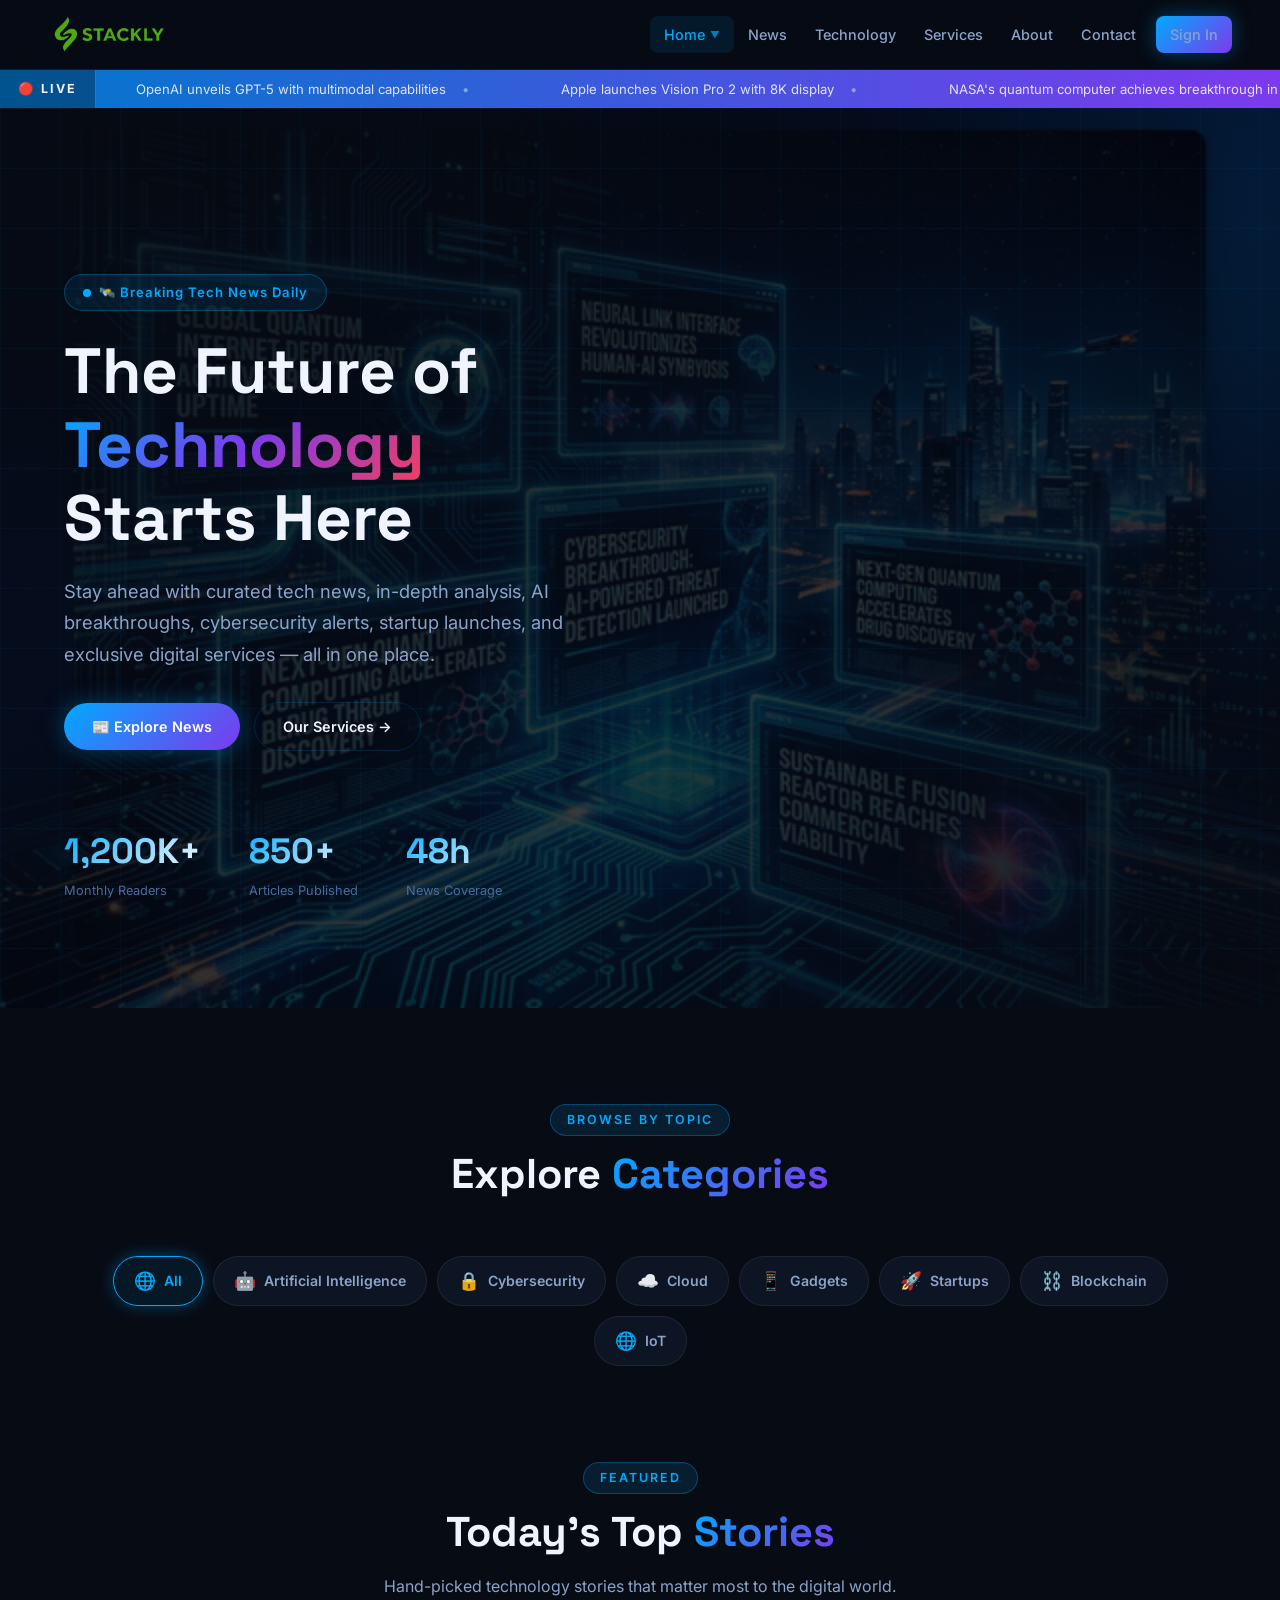
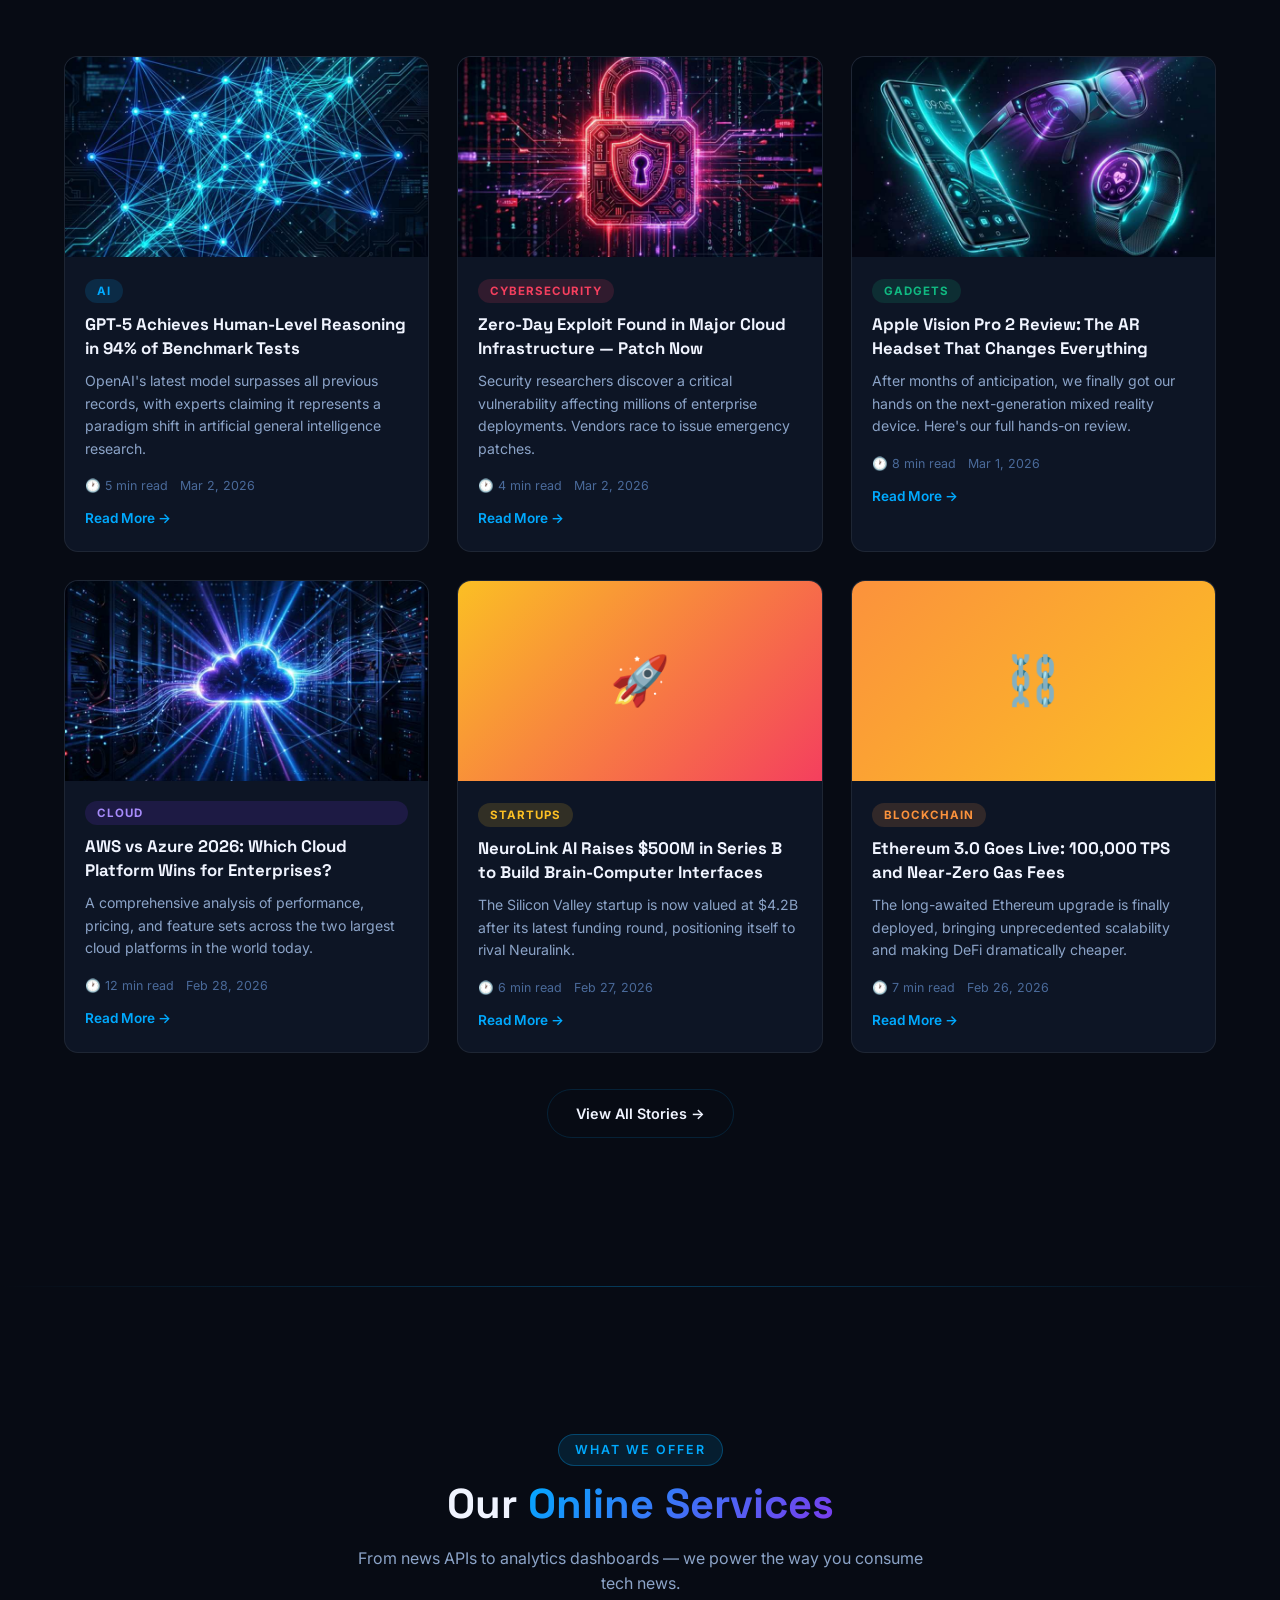
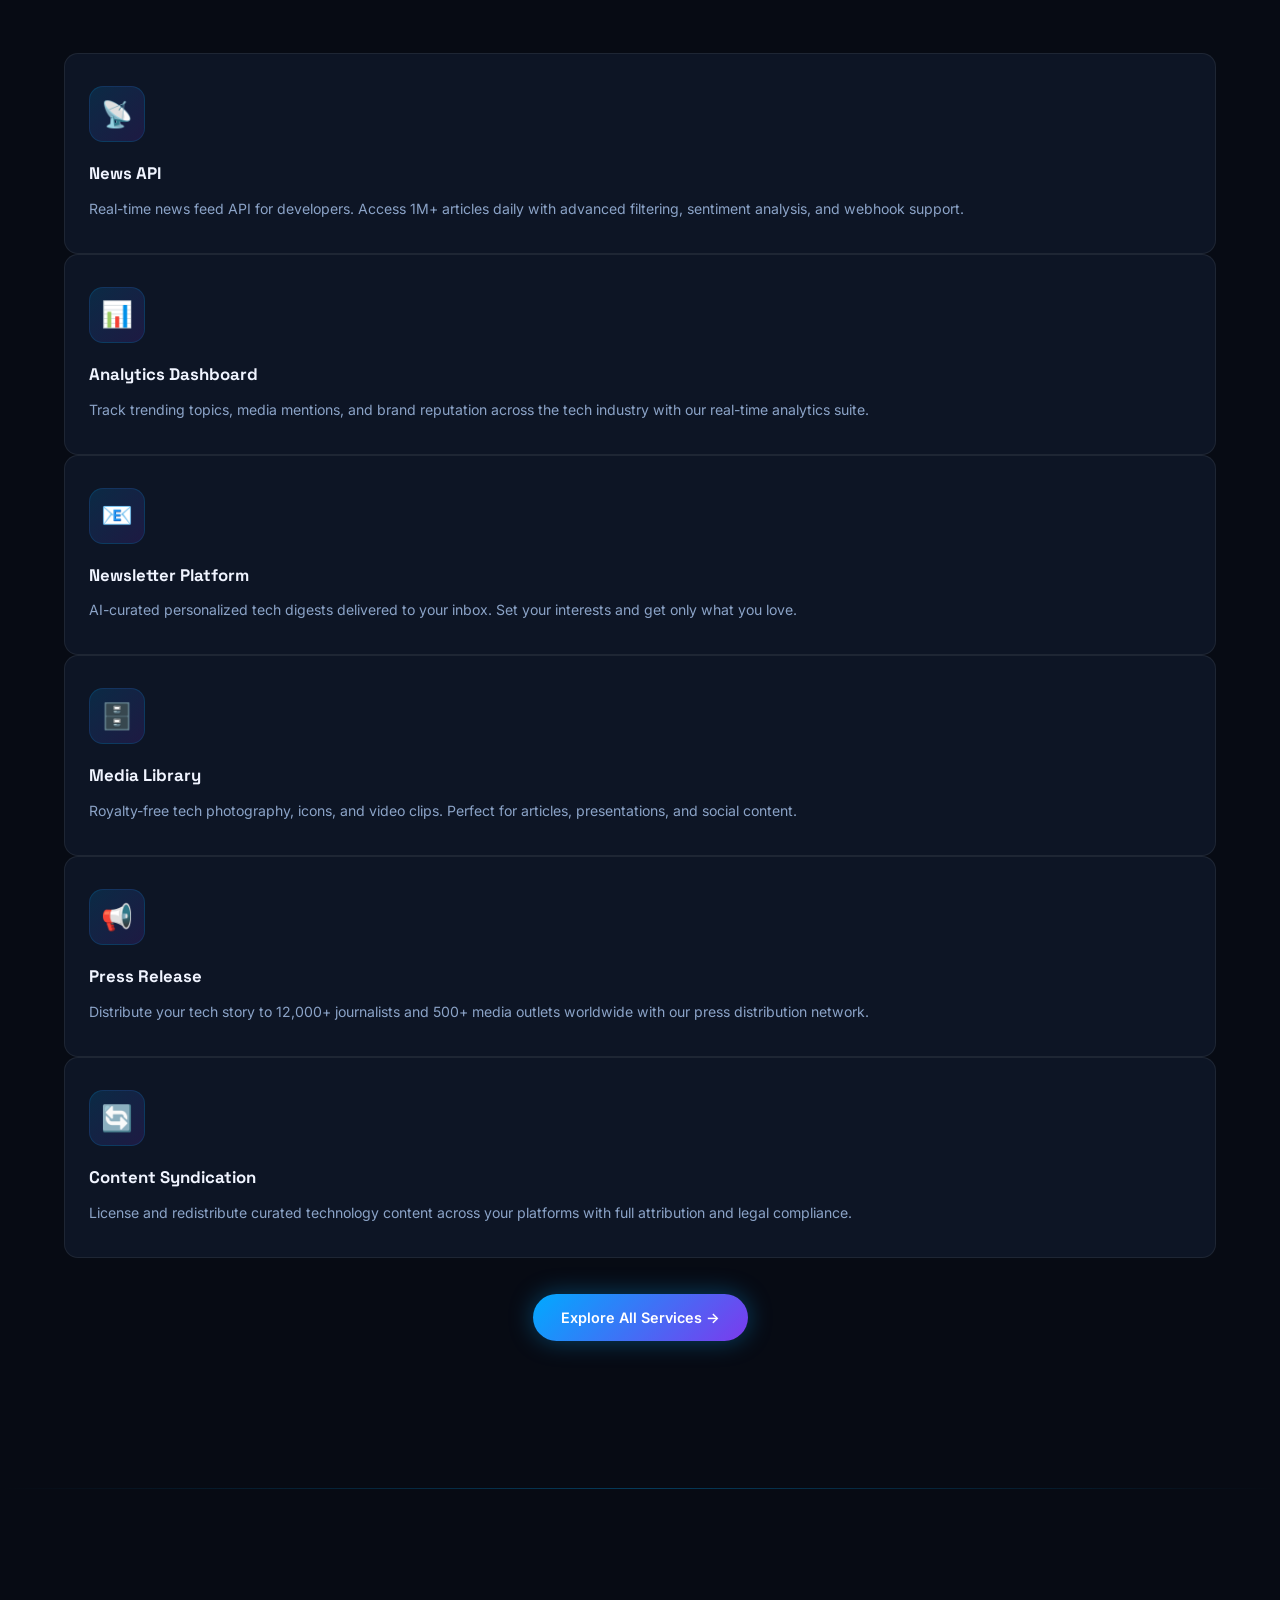
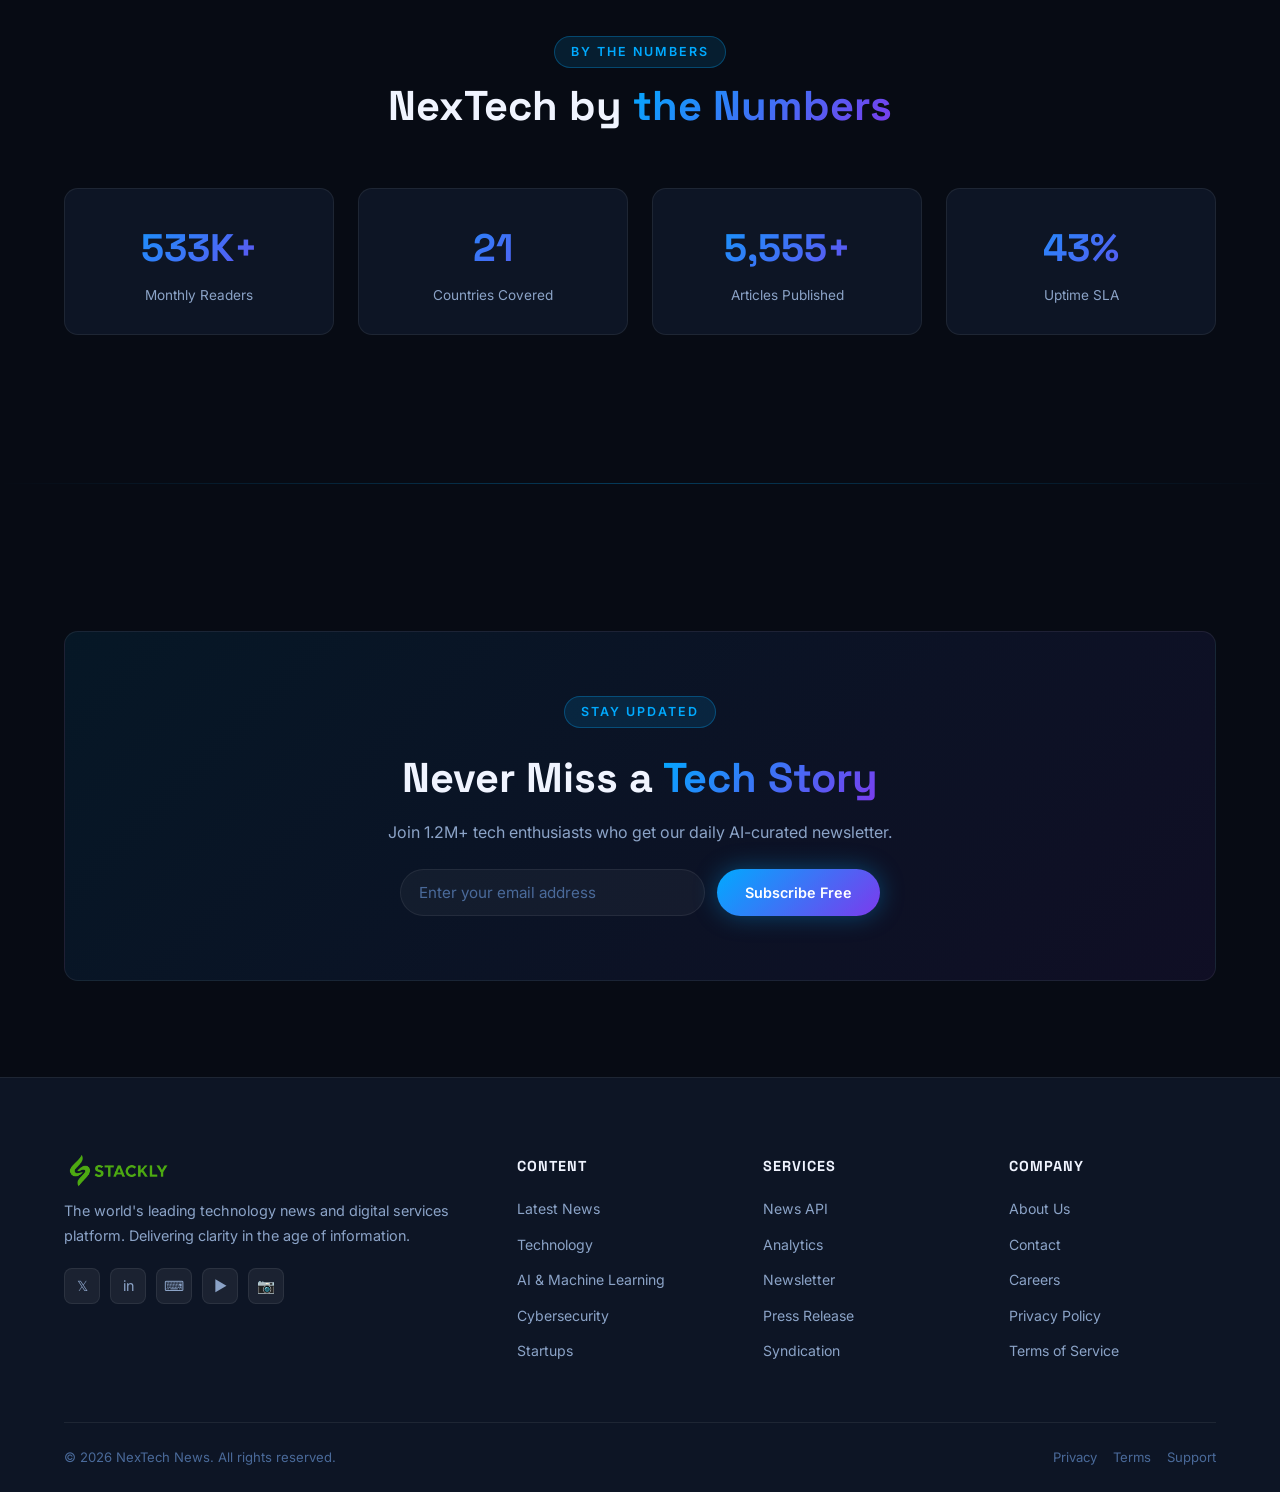
<file: index.html>
﻿<!DOCTYPE html>
<html lang="en">
<head>
  <meta charset="UTF-8" />
  <meta name="viewport" content="width=device-width, initial-scale=1.0, minimum-scale=1.0" />
  <meta name="description" content="NexTech News - Your gateway to the latest technology news, innovations, AI, cybersecurity, gadgets & online services." />
  <title>NexTech News - Technology Online Services</title>
  <link rel="stylesheet" href="css/style.css" />
  <link rel="stylesheet" href="css/responsive.css" />
</head>
<body>

<!-- Preloader -->
<div id="preloader">
  <img src="logo.webp" alt="NexTech" class="preloader-logo" />
  <div class="preloader-bar-wrap"><div class="preloader-bar"></div></div>
  <p class="preloader-text">Loading NexTech</p>
</div>

<!-- Navbar -->
<nav class="navbar" id="navbar">
  <a href="index.html" class="nav-logo">
    <img src="logo.webp" alt="NexTech Logo" />
  </a>
  <div class="nav-links">
<div class="nav-dropdown" id="homeDropdown">
      <div class="nav-dropdown-trigger active" id="homeDropdownTrigger">
        Home <span class="nav-dropdown-arrow">▼</span>
      </div>
      <div class="nav-dropdown-menu">
        <a href="home2.html"><span class="dd-icon">🏡</span> Home 2</a>
    </div>
    <a href="news.html">News</a>
    <a href="tech.html">Technology</a>
    <a href="services.html">Services</a>
    <a href="about.html">About</a>
    <a href="contact.html">Contact</a>
  </div>
  <div class="nav-actions">
    <a href="login.html" class="btn-nav-login">Sign In</a>
    <button class="nav-hamburger" id="hamburger" aria-label="Menu">
      <span></span><span></span><span></span>
    </button>
  </div>
</nav>

<!-- Mobile Nav -->
<div class="nav-mobile" id="mobileNav">
<a href="index.html">🏠 Home</a>
  <a href="home2.html" style="padding-left:28px;font-size:0.85rem;opacity:0.8">└ 🏡 Home 2</a>
  <a href="dashboard.html" style="padding-left:28px;font-size:0.85rem;opacity:0.8">└ 📊 Dashboard</a>
  <a href="login.html" style="padding-left:28px;font-size:0.85rem;opacity:0.8">└ 🔑 Login</a>
  <a href="news.html">📰 News</a>
  <a href="tech.html">💻 Technology</a>
  <a href="services.html">⚙️ Services</a>
  <a href="about.html">👥 About</a>
  <a href="contact.html">✉️ Contact</a>
  <a href="login.html" class="btn-nav-login">Sign In</a>
</div>

<!-- Breaking News Ticker -->
<div class="ticker-wrap">
  <div class="ticker-label">🔴 LIVE</div>
  <div class="ticker-track">
    <span class="ticker-item">OpenAI unveils GPT-5 with multimodal capabilities <span>•</span></span>
    <span class="ticker-item">Apple launches Vision Pro 2 with 8K display <span>•</span></span>
    <span class="ticker-item">NASA's quantum computer achieves breakthrough in space navigation <span>•</span></span>
    <span class="ticker-item">Tesla announces solar-powered charging network across 50 countries <span>•</span></span>
    <span class="ticker-item">Meta's AR glasses to launch Q4 2026 — featuring real-time translation <span>•</span></span>
    <span class="ticker-item">Cybersecurity alert: Major cloud provider patches critical zero-day vulnerability <span>•</span></span>
    <span class="ticker-item">Google DeepMind's AlphaFold 3 maps 200M protein structures <span>•</span></span>
  </div>
</div>

<!-- Hero Section -->
<section class="hero">
  <div class="hero-bg"></div>
  <div class="hero-overlay"></div>
  <div class="hero-grid-lines"></div>
  <div class="hero-content">
    <div class="hero-badge">🛰️ Breaking Tech News Daily</div>
    <h1 class="hero-title">
      The Future of <span class="gradient-text">Technology</span><br/>Starts Here
    </h1>
    <p class="hero-desc">
      Stay ahead with curated tech news, in-depth analysis, AI breakthroughs, cybersecurity alerts, startup launches, and exclusive digital services — all in one place.
    </p>
    <div class="hero-actions">
      <a href="news.html" class="btn btn-primary">📰 Explore News</a>
      <a href="services.html" class="btn btn-outline">Our Services →</a>
    </div>
    <div class="hero-stats">
      <div class="hero-stat">
        <div class="hero-stat-num" data-count="1200" data-suffix="K+">0</div>
        <div class="hero-stat-label">Monthly Readers</div>
      </div>
      <div class="hero-stat">
        <div class="hero-stat-num" data-count="850" data-suffix="+">0</div>
        <div class="hero-stat-label">Articles Published</div>
      </div>
      <div class="hero-stat">
        <div class="hero-stat-num" data-count="48" data-suffix="h">0</div>
        <div class="hero-stat-label">News Coverage</div>
      </div>
    </div>
  </div>
</section>

<!-- Categories -->
<section class="section" style="padding-bottom:0">
  <div class="section-header reveal">
    <span class="section-tag">Browse by Topic</span>
    <h2 class="section-title">Explore <span>Categories</span></h2>
  </div>
  <div class="categories-wrap reveal">
    <div class="cat-pill active" data-cat="all"><span class="cat-pill-icon">🌐</span> All</div>
    <div class="cat-pill" data-cat="ai"><span class="cat-pill-icon">🤖</span> Artificial Intelligence</div>
    <div class="cat-pill" data-cat="security"><span class="cat-pill-icon">🔒</span> Cybersecurity</div>
    <div class="cat-pill" data-cat="cloud"><span class="cat-pill-icon">☁️</span> Cloud</div>
    <div class="cat-pill" data-cat="gadgets"><span class="cat-pill-icon">📱</span> Gadgets</div>
    <div class="cat-pill" data-cat="startups"><span class="cat-pill-icon">🚀</span> Startups</div>
    <div class="cat-pill" data-cat="blockchain"><span class="cat-pill-icon">⛓️</span> Blockchain</div>
    <div class="cat-pill" data-cat="iot"><span class="cat-pill-icon">🌐</span> IoT</div>
  </div>
</section>

<!-- Featured News -->
<section class="section">
  <div class="section-header reveal">
    <span class="section-tag">Featured</span>
    <h2 class="section-title">Today's Top <span>Stories</span></h2>
    <p class="section-desc">Hand-picked technology stories that matter most to the digital world.</p>
  </div>
  <div class="grid-3 cards-grid">
    <!-- Card 1 -->
    <article class="card reveal card-item" data-category="ai">
      <div class="card-img-wrap">
        <img src="images/ai-article.webp" alt="AI Article" class="card-img" />
      </div>
      <div class="card-body">
        <span class="card-tag tag-ai">AI</span>
        <h3 class="card-title">GPT-5 Achieves Human-Level Reasoning in 94% of Benchmark Tests</h3>
        <p class="card-excerpt">OpenAI's latest model surpasses all previous records, with experts claiming it represents a paradigm shift in artificial general intelligence research.</p>
        <div class="card-meta">
          <span>🕐 5 min read</span>
          <span>Mar 2, 2026</span>
        </div>
        <a href="article.html" class="card-read-more">Read More →</a>
      </div>
    </article>
    <!-- Card 2 -->
    <article class="card reveal card-item" data-category="security">
      <div class="card-img-wrap">
        <img src="images/security-article.webp" alt="Security Article" class="card-img" />
      </div>
      <div class="card-body">
        <span class="card-tag tag-security">Cybersecurity</span>
        <h3 class="card-title">Zero-Day Exploit Found in Major Cloud Infrastructure — Patch Now</h3>
        <p class="card-excerpt">Security researchers discover a critical vulnerability affecting millions of enterprise deployments. Vendors race to issue emergency patches.</p>
        <div class="card-meta">
          <span>🕐 4 min read</span>
          <span>Mar 2, 2026</span>
        </div>
        <a href="article.html" class="card-read-more">Read More →</a>
      </div>
    </article>
    <!-- Card 3 -->
    <article class="card reveal card-item" data-category="gadgets">
      <div class="card-img-wrap">
        <img src="images/gadgets-article.webp" alt="Gadgets Article" class="card-img" />
      </div>
      <div class="card-body">
        <span class="card-tag tag-gadgets">Gadgets</span>
        <h3 class="card-title">Apple Vision Pro 2 Review: The AR Headset That Changes Everything</h3>
        <p class="card-excerpt">After months of anticipation, we finally got our hands on the next-generation mixed reality device. Here's our full hands-on review.</p>
        <div class="card-meta">
          <span>🕐 8 min read</span>
          <span>Mar 1, 2026</span>
        </div>
        <a href="article.html" class="card-read-more">Read More →</a>
      </div>
    </article>
    <!-- Card 4 -->
    <article class="card reveal card-item" data-category="cloud">
      <div class="card-img-wrap">
        <img src="images/cloud-article.webp" alt="Cloud Article" class="card-img" />
      </div>
      <div class="card-body">
        <span class="card-tag tag-cloud">Cloud</span>
        <h3 class="card-title">AWS vs Azure 2026: Which Cloud Platform Wins for Enterprises?</h3>
        <p class="card-excerpt">A comprehensive analysis of performance, pricing, and feature sets across the two largest cloud platforms in the world today.</p>
        <div class="card-meta">
          <span>🕐 12 min read</span>
          <span>Feb 28, 2026</span>
        </div>
        <a href="article.html" class="card-read-more">Read More →</a>
      </div>
    </article>
    <!-- Card 5 -->
    <article class="card reveal card-item" data-category="startups">
      <div class="card-img-wrap">
        <div class="card-img" style="background: linear-gradient(135deg,#fbbf24,#f43f5e); display:flex; align-items:center; justify-content:center; font-size:3rem;">🚀</div>
      </div>
      <div class="card-body">
        <span class="card-tag tag-startups">Startups</span>
        <h3 class="card-title">NeuroLink AI Raises $500M in Series B to Build Brain-Computer Interfaces</h3>
        <p class="card-excerpt">The Silicon Valley startup is now valued at $4.2B after its latest funding round, positioning itself to rival Neuralink.</p>
        <div class="card-meta">
          <span>🕐 6 min read</span>
          <span>Feb 27, 2026</span>
        </div>
        <a href="article.html" class="card-read-more">Read More →</a>
      </div>
    </article>
    <!-- Card 6 -->
    <article class="card reveal card-item" data-category="blockchain">
      <div class="card-img-wrap">
        <div class="card-img" style="background: linear-gradient(135deg,#fb923c,#fbbf24); display:flex; align-items:center; justify-content:center; font-size:3rem;">⛓️</div>
      </div>
      <div class="card-body">
        <span class="card-tag tag-blockchain">Blockchain</span>
        <h3 class="card-title">Ethereum 3.0 Goes Live: 100,000 TPS and Near-Zero Gas Fees</h3>
        <p class="card-excerpt">The long-awaited Ethereum upgrade is finally deployed, bringing unprecedented scalability and making DeFi dramatically cheaper.</p>
        <div class="card-meta">
          <span>🕐 7 min read</span>
          <span>Feb 26, 2026</span>
        </div>
        <a href="article.html" class="card-read-more">Read More →</a>
      </div>
    </article>
  </div>
  <div class="text-center" style="margin-top:36px">
    <a href="news.html" class="btn btn-outline">View All Stories →</a>
  </div>
</section>

<div class="divider"></div>

<!-- Services Preview -->
<section class="section">
  <div class="section-header reveal">
    <span class="section-tag">What We Offer</span>
    <h2 class="section-title">Our <span>Online Services</span></h2>
    <p class="section-desc">From news APIs to analytics dashboards — we power the way you consume tech news.</p>
  </div>
  <div class="services-grid">
    <div class="service-card reveal">
      <div class="service-icon">📡</div>
      <h3 class="service-title">News API</h3>
      <p class="service-desc">Real-time news feed API for developers. Access 1M+ articles daily with advanced filtering, sentiment analysis, and webhook support.</p>
    </div>
    <div class="service-card reveal">
      <div class="service-icon">📊</div>
      <h3 class="service-title">Analytics Dashboard</h3>
      <p class="service-desc">Track trending topics, media mentions, and brand reputation across the tech industry with our real-time analytics suite.</p>
    </div>
    <div class="service-card reveal">
      <div class="service-icon">📧</div>
      <h3 class="service-title">Newsletter Platform</h3>
      <p class="service-desc">AI-curated personalized tech digests delivered to your inbox. Set your interests and get only what you love.</p>
    </div>
    <div class="service-card reveal">
      <div class="service-icon">🗄️</div>
      <h3 class="service-title">Media Library</h3>
      <p class="service-desc">Royalty-free tech photography, icons, and video clips. Perfect for articles, presentations, and social content.</p>
    </div>
    <div class="service-card reveal">
      <div class="service-icon">📢</div>
      <h3 class="service-title">Press Release</h3>
      <p class="service-desc">Distribute your tech story to 12,000+ journalists and 500+ media outlets worldwide with our press distribution network.</p>
    </div>
    <div class="service-card reveal">
      <div class="service-icon">🔄</div>
      <h3 class="service-title">Content Syndication</h3>
      <p class="service-desc">License and redistribute curated technology content across your platforms with full attribution and legal compliance.</p>
    </div>
  </div>
  <div class="text-center" style="margin-top:36px">
    <a href="services.html" class="btn btn-primary">Explore All Services →</a>
  </div>
</section>

<div class="divider"></div>

<!-- Stats Section -->
<section class="section">
  <div class="section-header reveal">
    <span class="section-tag">By the Numbers</span>
    <h2 class="section-title">NexTech by <span>the Numbers</span></h2>
  </div>
  <div class="stats-grid">
    <div class="stat-card reveal">
      <div class="stat-num text-gradient" data-count="1200" data-suffix="K+">0</div>
      <div class="stat-label">Monthly Readers</div>
    </div>
    <div class="stat-card reveal">
      <div class="stat-num text-gradient" data-count="48" data-suffix="">0</div>
      <div class="stat-label">Countries Covered</div>
    </div>
    <div class="stat-card reveal">
      <div class="stat-num text-gradient" data-count="12500" data-suffix="+">0</div>
      <div class="stat-label">Articles Published</div>
    </div>
    <div class="stat-card reveal">
      <div class="stat-num text-gradient" data-count="99" data-suffix="%">0</div>
      <div class="stat-label">Uptime SLA</div>
    </div>
  </div>
</section>

<div class="divider"></div>

<!-- Newsletter -->
<section class="section">
  <div class="newsletter-section reveal">
    <span class="section-tag">Stay Updated</span>
    <h2 class="section-title" style="margin-top:12px">Never Miss a <span>Tech Story</span></h2>
    <p class="section-desc">Join 1.2M+ tech enthusiasts who get our daily AI-curated newsletter.</p>
    <form class="newsletter-form" id="newsletterForm">
      <input type="email" class="form-input" placeholder="Enter your email address" required />
      <button type="submit" class="btn btn-primary">Subscribe Free</button>
    </form>
  </div>
</section>

<!-- Footer -->
<footer class="footer">
  <div class="footer-top">
    <div class="footer-brand">
      <a href="index.html" class="nav-logo" style="margin-bottom:0">
        <img src="logo.webp" alt="NexTech" style="height:32px;width:auto;object-fit:contain" />
      </a>
      <p>The world's leading technology news and digital services platform. Delivering clarity in the age of information.</p>
      <div class="footer-social">
        <a href="#" class="social-icon" title="Twitter">𝕏</a>
        <a href="#" class="social-icon" title="LinkedIn">in</a>
        <a href="#" class="social-icon" title="GitHub">⌨</a>
        <a href="#" class="social-icon" title="YouTube">▶</a>
        <a href="#" class="social-icon" title="Instagram">📷</a>
      </div>
    </div>
    <div class="footer-col">
      <h4>Content</h4>
      <ul>
        <li><a href="news.html">Latest News</a></li>
        <li><a href="tech.html">Technology</a></li>
        <li><a href="article.html">AI & Machine Learning</a></li>
        <li><a href="news.html">Cybersecurity</a></li>
        <li><a href="news.html">Startups</a></li>
      </ul>
    </div>
    <div class="footer-col">
      <h4>Services</h4>
      <ul>
        <li><a href="services.html">News API</a></li>
        <li><a href="services.html">Analytics</a></li>
        <li><a href="services.html">Newsletter</a></li>
        <li><a href="services.html">Press Release</a></li>
        <li><a href="services.html">Syndication</a></li>
      </ul>
    </div>
    <div class="footer-col">
      <h4>Company</h4>
      <ul>
        <li><a href="about.html">About Us</a></li>
        <li><a href="contact.html">Contact</a></li>
        <li><a href="#">Careers</a></li>
        <li><a href="#">Privacy Policy</a></li>
        <li><a href="#">Terms of Service</a></li>
      </ul>
    </div>
  </div>
  <div class="footer-bottom">
    <p>© 2026 NexTech News. All rights reserved.</p>
    <div style="display:flex;gap:16px">
      <a href="#">Privacy</a>
      <a href="#">Terms</a>
      <a href="contact.html">Support</a>
    </div>
  </div>
</footer>

<!-- Scroll to Top -->
<button id="scrollTop" aria-label="Scroll to top">↑</button>

<script src="js/main.js"></script>
</body>
</html>
</file>
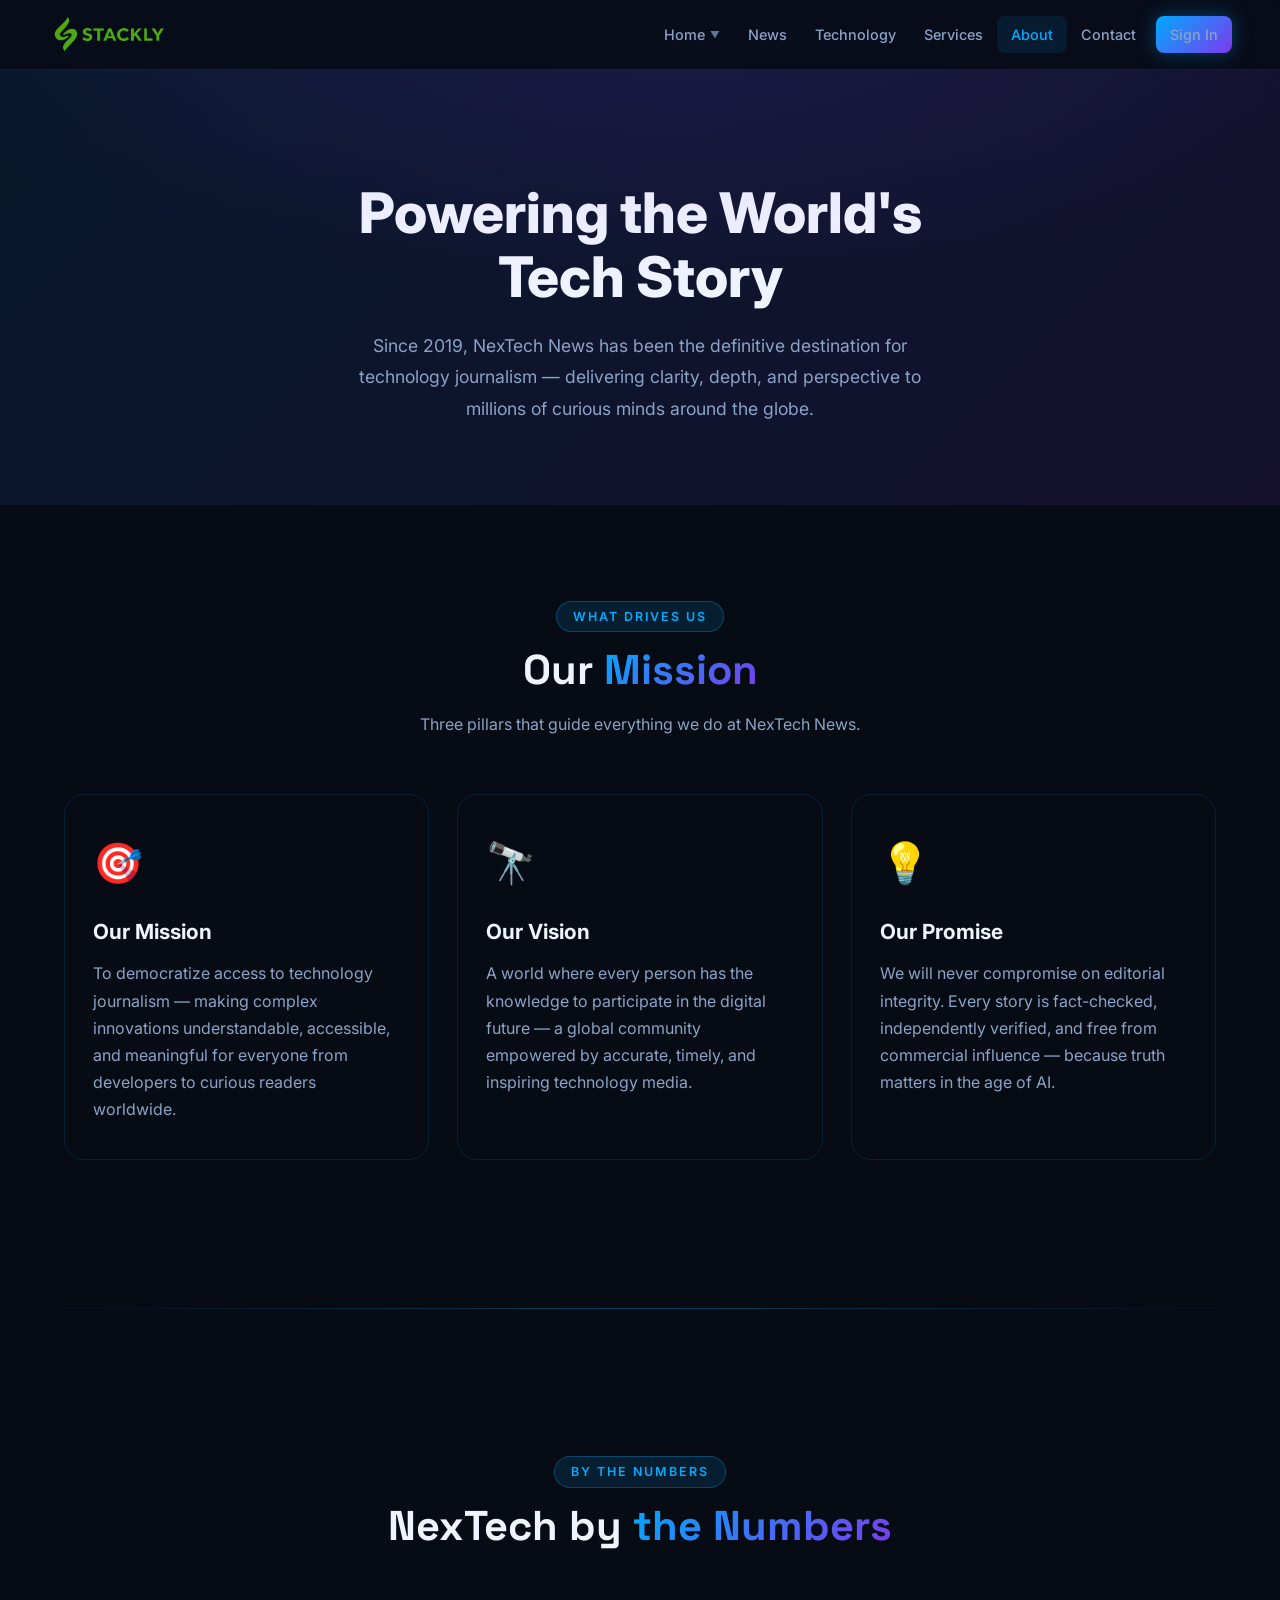
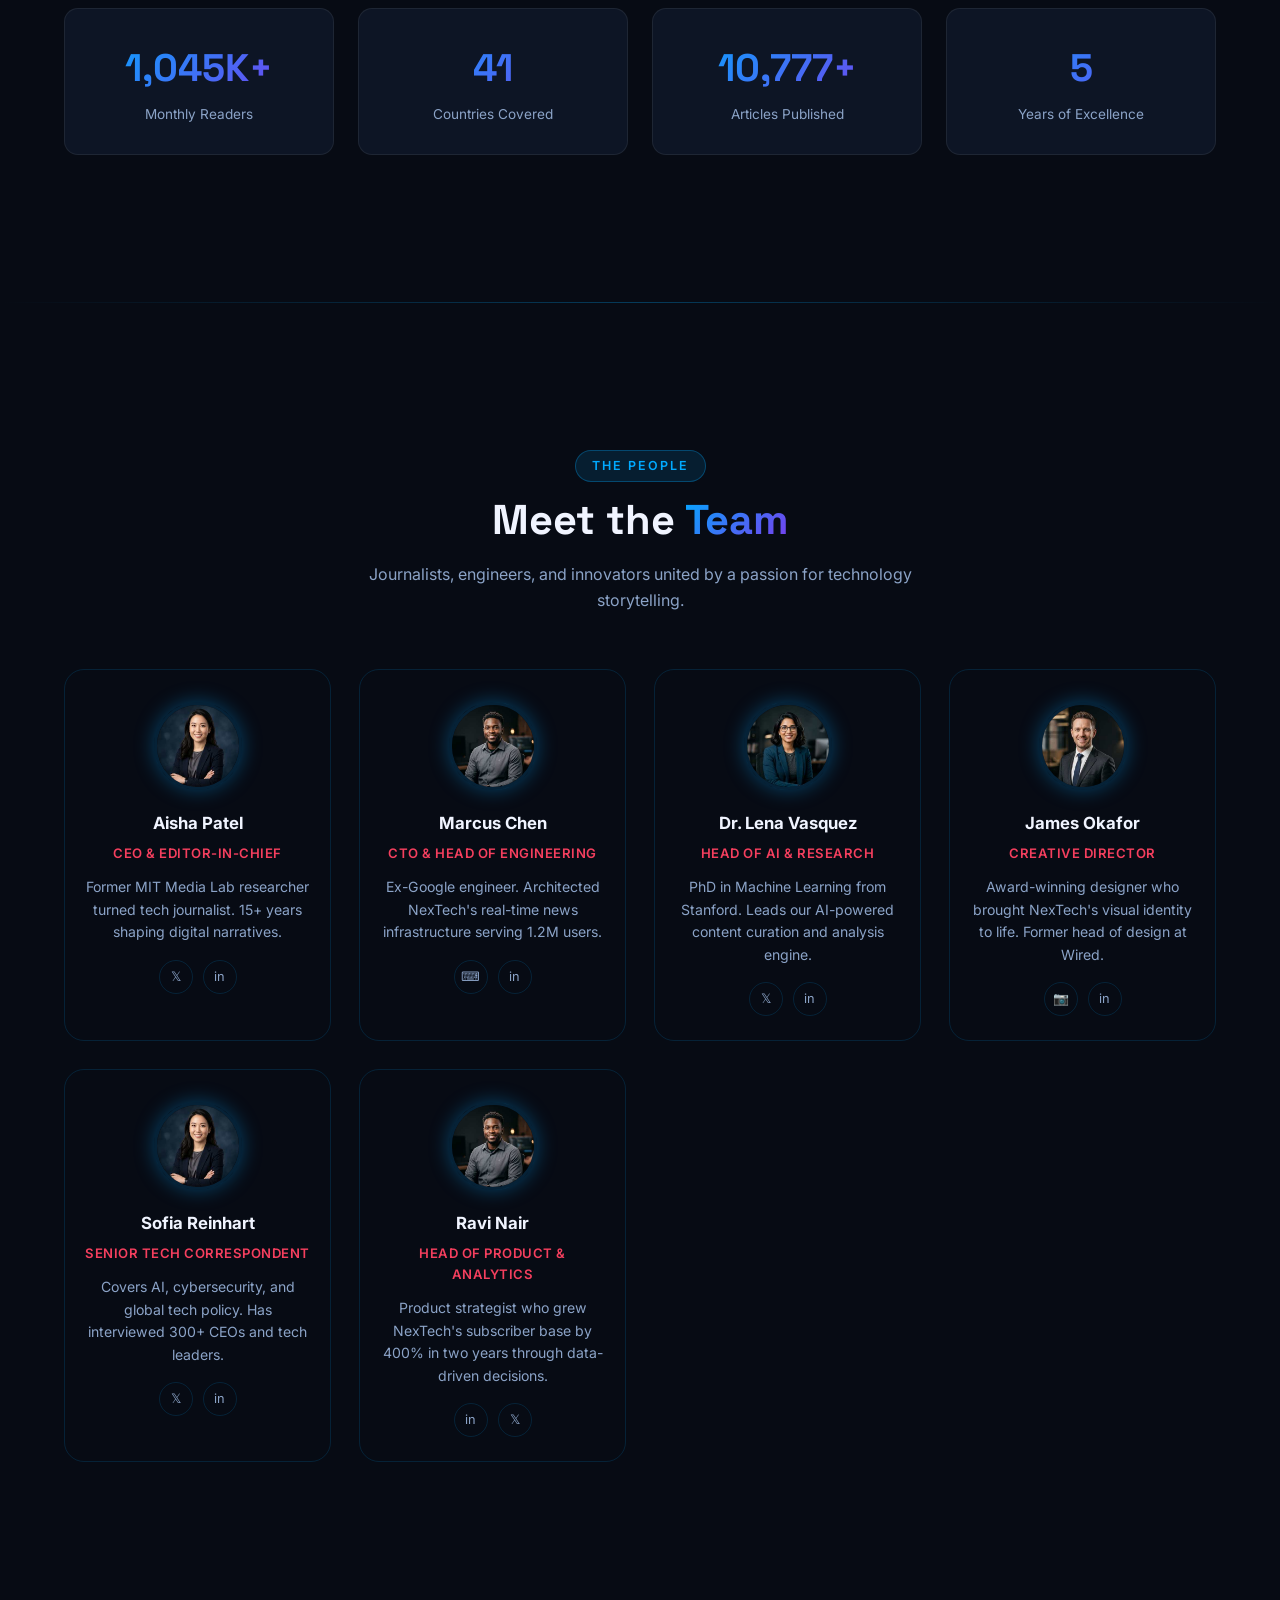
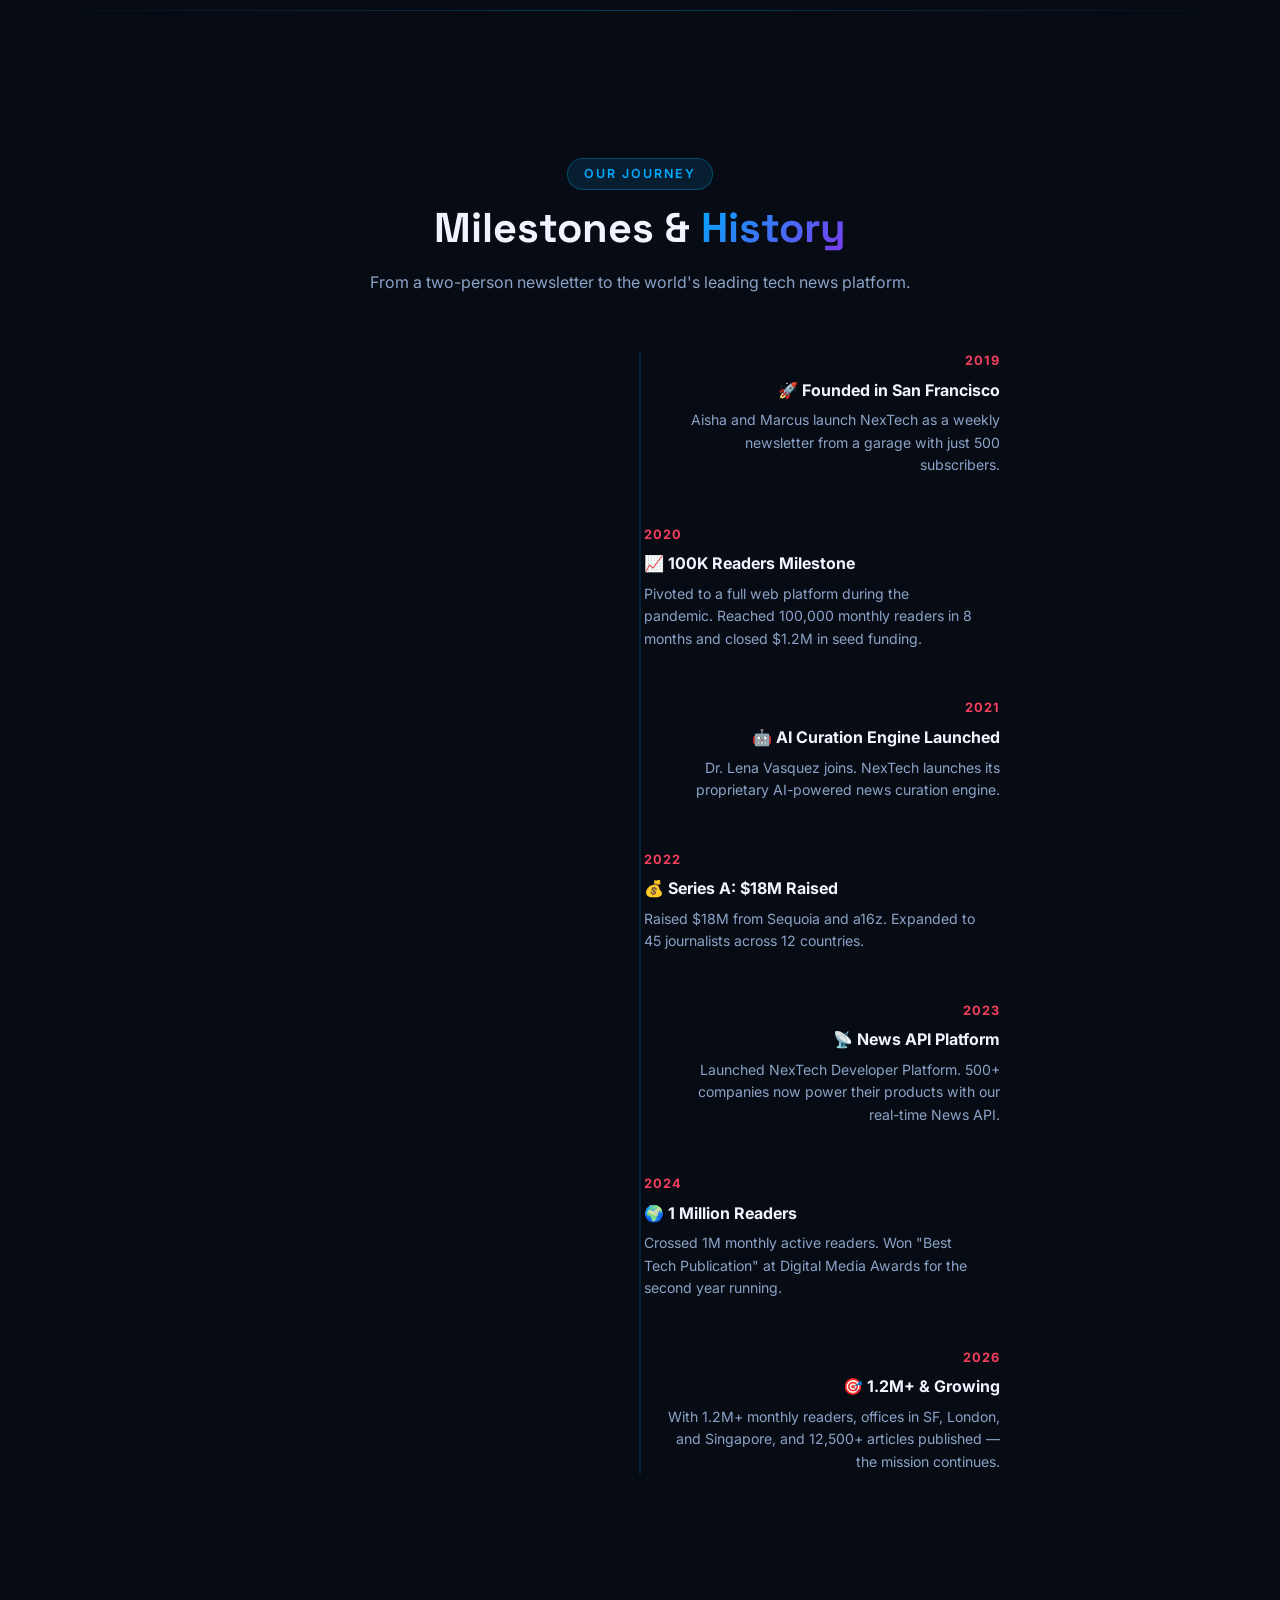
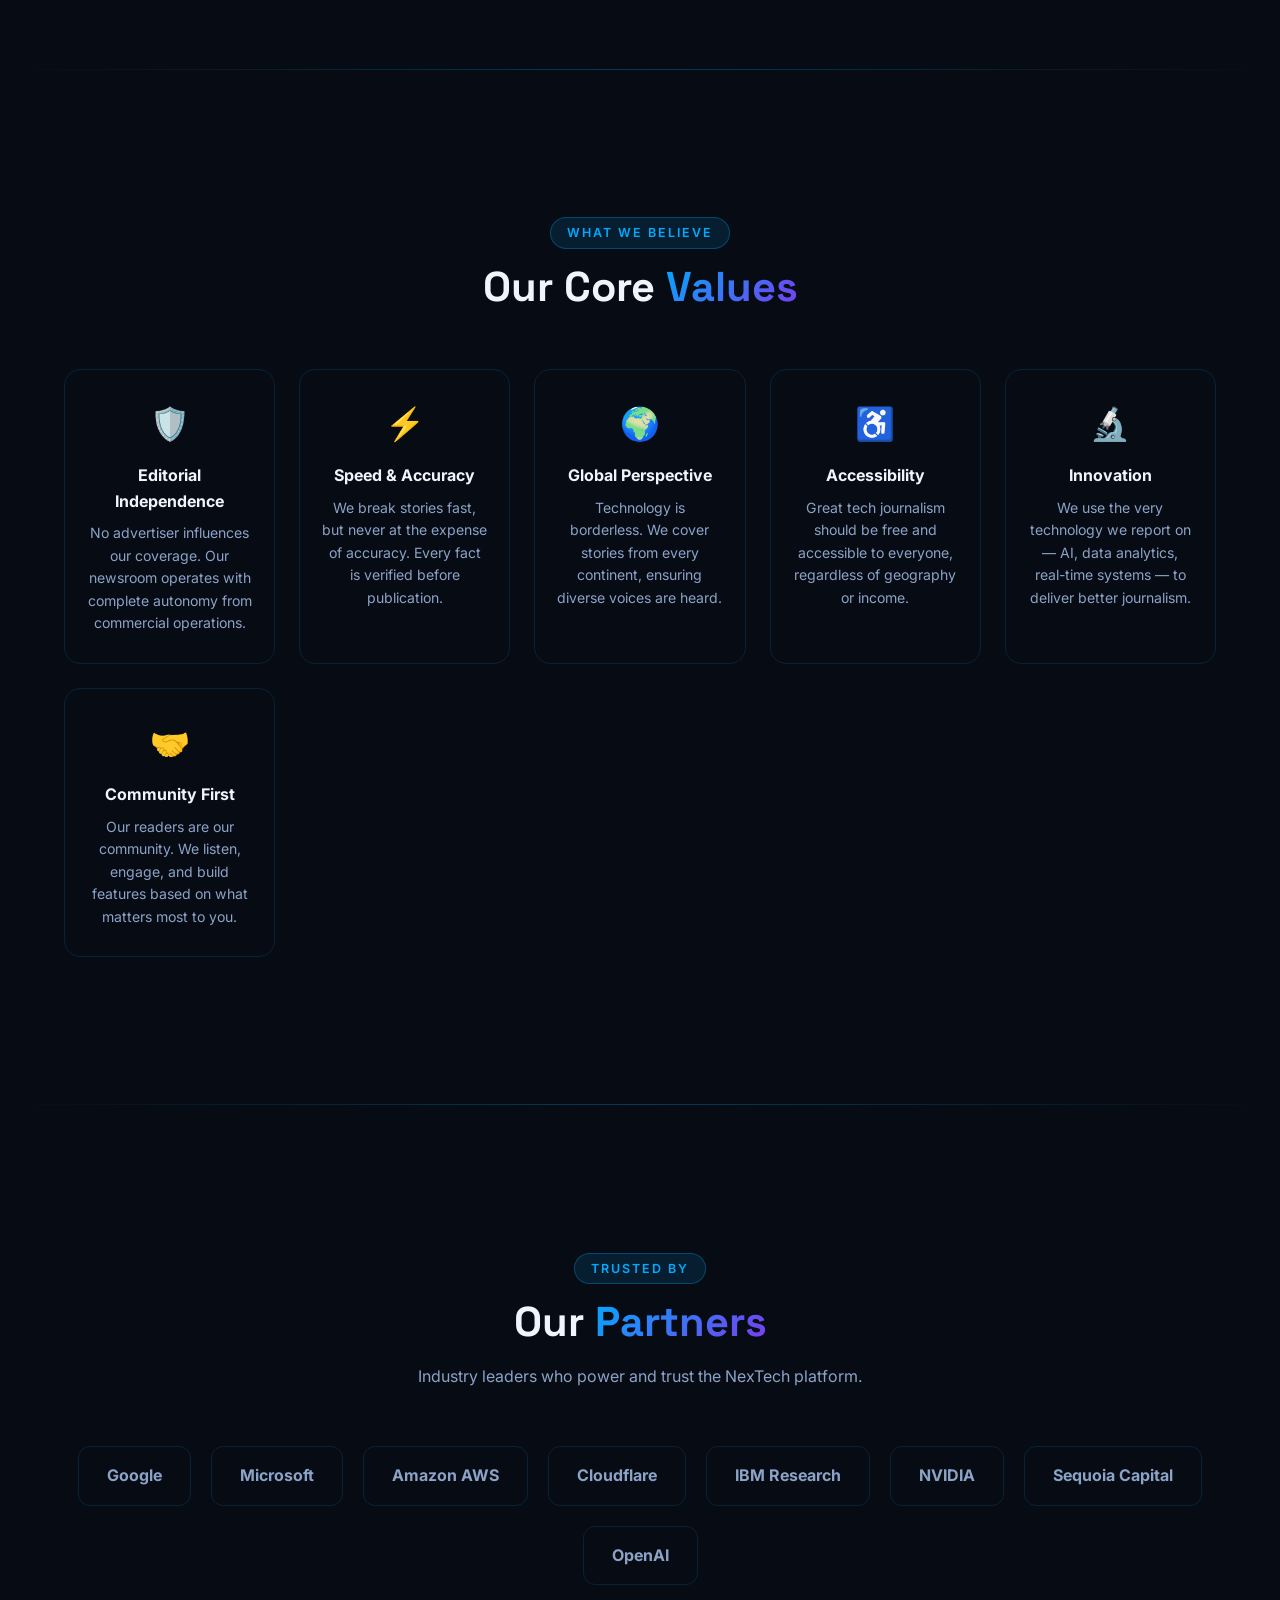
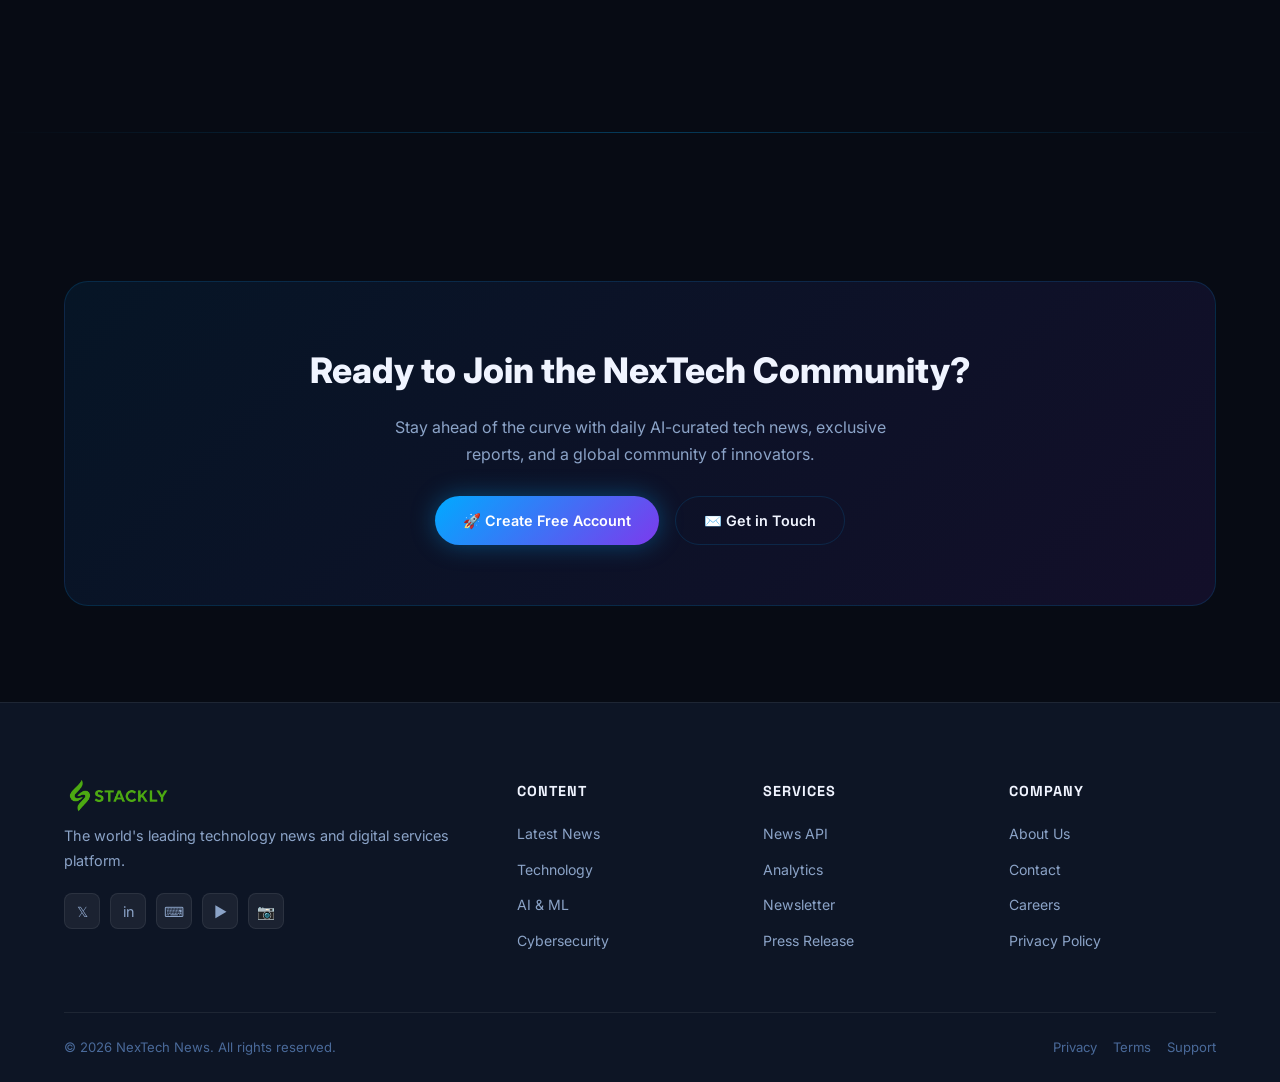
<file: about.html>
﻿<!DOCTYPE html>
<html lang="en">

<head>
    <meta charset="UTF-8" />
    <meta name="viewport" content="width=device-width, initial-scale=1.0, minimum-scale=1.0" />
    <meta name="description" content="About NexTech News - Our mission, team, milestones and values." />
    <title>About Us - NexTech News</title>
    <link rel="stylesheet" href="css/style.css" />
    <link rel="stylesheet" href="css/responsive.css" />
    <style>
        .about-hero {
            padding: 140px 20px 80px;
            text-align: center;
            background: linear-gradient(135deg, rgba(0, 119, 204, .12), rgba(124, 58, 237, .12));
            position: relative;
            overflow: hidden
        }

        .about-hero::before {
            content: '';
            position: absolute;
            inset: 0;
            background: radial-gradient(ellipse 60% 60% at 50% 0%, rgba(124, 58, 237, .15), transparent);
            pointer-events: none
        }

        .about-hero-tag {
            display: inline-block;
            background: var(--gradient-primary);
            -webkit-background-clip: text;
            -webkit-text-fill-color: transparent;
            background-clip: text;
            font-size: .85rem;
            font-weight: 700;
            letter-spacing: 2px;
            text-transform: uppercase;
            margin-bottom: 16px
        }

        .about-hero h1 {
            font-size: clamp(2rem, 5vw, 3.5rem);
            font-weight: 800;
            color: var(--text-primary);
            line-height: 1.15;
            margin: 0 auto 20px;
            max-width: 700px
        }

        .about-hero p {
            font-size: 1.1rem;
            color: var(--text-secondary);
            max-width: 600px;
            margin: 0 auto;
            line-height: 1.8
        }

        .mission-grid {
            display: grid;
            grid-template-columns: repeat(auto-fit, minmax(270px, 1fr));
            gap: 28px;
            margin-top: 48px
        }

        .mission-card {
            background: var(--card-bg);
            border: 1px solid var(--border);
            border-radius: 20px;
            padding: 36px 28px;
            position: relative;
            overflow: hidden;
            transition: transform .3s, box-shadow .3s
        }

        .mission-card:hover {
            transform: translateY(-6px);
            box-shadow: 0 20px 50px rgba(0, 119, 204, .15)
        }

        .mission-card::before {
            content: '';
            position: absolute;
            top: 0;
            left: 0;
            right: 0;
            height: 3px;
            background: var(--gradient-primary);
            border-radius: 20px 20px 0 0
        }

        .mission-icon {
            font-size: 2.5rem;
            margin-bottom: 20px
        }

        .mission-card h3 {
            font-size: 1.3rem;
            font-weight: 700;
            color: var(--text-primary);
            margin-bottom: 12px
        }

        .mission-card p {
            color: var(--text-secondary);
            line-height: 1.7
        }

        .team-grid {
            display: grid;
            grid-template-columns: repeat(auto-fit, minmax(210px, 1fr));
            gap: 28px;
            margin-top: 48px
        }

        .team-card {
            background: var(--card-bg);
            border: 1px solid var(--border);
            border-radius: 20px;
            padding: 32px 20px 24px;
            text-align: center;
            transition: transform .3s, box-shadow .3s
        }

        .team-card:hover {
            transform: translateY(-8px);
            box-shadow: 0 24px 60px rgba(0, 0, 0, .3)
        }

        .team-avatar {
            width: 88px;
            height: 88px;
            border-radius: 50%;
            margin: 0 auto 20px;
            display: flex;
            align-items: center;
            justify-content: center;
            font-size: 2.2rem;
            position: relative
        }

        .team-avatar::after {
            content: '';
            position: absolute;
            inset: -3px;
            border-radius: 50%;
            background: var(--gradient-primary);
            z-index: -1
        }

        .team-card h4 {
            font-size: 1.05rem;
            font-weight: 700;
            color: var(--text-primary);
            margin-bottom: 6px
        }

        .team-role {
            font-size: .82rem;
            color: var(--accent);
            font-weight: 600;
            letter-spacing: .5px;
            text-transform: uppercase;
            margin-bottom: 12px
        }

        .team-bio {
            font-size: .88rem;
            color: var(--text-secondary);
            line-height: 1.6
        }

        .team-socials {
            display: flex;
            justify-content: center;
            gap: 10px;
            margin-top: 16px
        }

        .team-socials a {
            width: 34px;
            height: 34px;
            border-radius: 50%;
            background: var(--bg-secondary);
            border: 1px solid var(--border);
            display: inline-flex;
            align-items: center;
            justify-content: center;
            font-size: .8rem;
            color: var(--text-secondary);
            text-decoration: none;
            transition: all .3s
        }

        .team-socials a:hover {
            background: var(--gradient-primary);
            color: #fff;
            border-color: transparent
        }

        .timeline {
            position: relative;
            max-width: 760px;
            margin: 48px auto 0;
            padding: 0 20px
        }

        .timeline::before {
            content: '';
            position: absolute;
            left: 50%;
            top: 0;
            bottom: 0;
            width: 2px;
            background: var(--border);
            transform: translateX(-50%)
        }

        .tl-item {
            display: flex;
            gap: 32px;
            margin-bottom: 48px;
            position: relative
        }

        .tl-item:nth-child(odd) {
            flex-direction: row-reverse;
            text-align: right
        }

        .tl-item:nth-child(odd) .tl-content {
            align-items: flex-end
        }

        .tl-dot {
            position: absolute;
            left: 50%;
            top: 8px;
            transform: translateX(-50%);
            width: 18px;
            height: 18px;
            border-radius: 50%;
            background: var(--gradient-primary);
            border: 3px solid var(--bg-primary);
            z-index: 1;
            flex-shrink: 0
        }

        .tl-side {
            width: calc(50% - 28px);
            flex-shrink: 0
        }

        .tl-content {
            display: flex;
            flex-direction: column
        }

        .tl-year {
            font-size: .8rem;
            font-weight: 700;
            color: var(--accent);
            letter-spacing: 1px;
            text-transform: uppercase;
            margin-bottom: 6px
        }

        .tl-title {
            font-size: 1rem;
            font-weight: 700;
            color: var(--text-primary);
            margin-bottom: 6px
        }

        .tl-desc {
            font-size: .88rem;
            color: var(--text-secondary);
            line-height: 1.6
        }

        .values-grid {
            display: grid;
            grid-template-columns: repeat(auto-fit, minmax(210px, 1fr));
            gap: 24px;
            margin-top: 48px
        }

        .value-card {
            background: var(--card-bg);
            border: 1px solid var(--border);
            border-radius: 16px;
            padding: 28px 22px;
            text-align: center;
            transition: transform .3s
        }

        .value-card:hover {
            transform: translateY(-4px)
        }

        .value-icon {
            font-size: 2rem;
            margin-bottom: 14px;
            display: block
        }

        .value-card h4 {
            font-size: 1rem;
            font-weight: 700;
            color: var(--text-primary);
            margin-bottom: 8px
        }

        .value-card p {
            font-size: .88rem;
            color: var(--text-secondary);
            line-height: 1.6
        }

        .partners-row {
            display: flex;
            flex-wrap: wrap;
            gap: 20px;
            justify-content: center;
            align-items: center;
            margin-top: 48px
        }

        .partner-chip {
            background: var(--card-bg);
            border: 1px solid var(--border);
            border-radius: 12px;
            padding: 16px 28px;
            font-size: 1rem;
            font-weight: 700;
            color: var(--text-secondary);
            transition: all .3s
        }

        .partner-chip:hover {
            border-color: var(--accent);
            color: var(--text-primary);
            transform: scale(1.05)
        }

        .about-cta {
            text-align: center;
            background: linear-gradient(135deg, rgba(0, 119, 204, .1), rgba(124, 58, 237, .1));
            border: 1px solid var(--border);
            border-radius: 24px;
            padding: 60px 32px;
            position: relative;
            overflow: hidden
        }

        .about-cta h2 {
            font-size: clamp(1.5rem, 3vw, 2.2rem);
            font-weight: 800;
            color: var(--text-primary);
            margin-bottom: 16px
        }

        .about-cta p {
            color: var(--text-secondary);
            max-width: 500px;
            margin: 0 auto 28px;
            line-height: 1.7
        }

        .cta-btns {
            display: flex;
            gap: 16px;
            justify-content: center;
            flex-wrap: wrap
        }

        @media(max-width:640px) {
            .timeline::before {
                left: 20px
            }

            .tl-item,
            .tl-item:nth-child(odd) {
                flex-direction: column;
                text-align: left;
                padding-left: 44px
            }

            .tl-dot {
                left: 20px
            }

            .tl-side {
                width: 100%
            }

            .tl-item:nth-child(odd) .tl-content {
                align-items: flex-start
            }
        }
    </style>
</head>

<body>

    <div id="preloader">
        <img src="logo.webp" alt="NexTech" class="preloader-logo" />
        <div class="preloader-bar-wrap">
            <div class="preloader-bar"></div>
        </div>
        <p class="preloader-text">Loading NexTech</p>
    </div>

    <nav class="navbar" id="navbar">
        <a href="index.html" class="nav-logo">
            <img src="logo.webp" alt="NexTech Logo" />
        </a>
        <div class="nav-links">
        <div class="nav-dropdown" id="homeDropdown">
      <div class="nav-dropdown-trigger" id="homeDropdownTrigger">
        Home <span class="nav-dropdown-arrow">▼</span>
      </div>
      <div class="nav-dropdown-menu">
        <a href="home2.html"><span class="dd-icon">🏡</span> Home 2</a>
        
    </div>
            <a href="news.html">News</a>
            <a href="tech.html">Technology</a>
            <a href="services.html">Services</a>
            <a href="about.html" class="active">About</a>
            <a href="contact.html">Contact</a>
        </div>
        <div class="nav-actions">
            <a href="login.html" class="btn-nav-login">Sign In</a>
            <button class="nav-hamburger" id="hamburger"
                aria-label="Menu"><span></span><span></span><span></span></button>
        </div>
    </nav>

    <div class="nav-mobile" id="mobileNav">
      <a href="index.html">🏠 Home</a>
  <a href="home2.html" style="padding-left:28px;font-size:0.85rem;opacity:0.8">└ 🏡 Home 2</a>
  <a href="dashboard.html" style="padding-left:28px;font-size:0.85rem;opacity:0.8">└ 📊 Dashboard</a>
  <a href="login.html" style="padding-left:28px;font-size:0.85rem;opacity:0.8">└ 🔑 Login</a>
        <a href="news.html">📰 News</a>
        <a href="tech.html">💻 Technology</a>
        <a href="services.html">⚙️ Services</a>
        <a href="about.html">👥 About</a>
        <a href="contact.html">✉️ Contact</a>
        <a href="login.html" class="btn-nav-login">Sign In</a>
    </div>

    <section class="about-hero">
        <div class="about-hero-tag">Our Story</div>
        <h1>Powering the World's <span class="gradient-text">Tech Story</span></h1>
        <p>Since 2019, NexTech News has been the definitive destination for technology journalism — delivering clarity,
            depth, and perspective to millions of curious minds around the globe.</p>
    </section>

    <section class="section">
        <div class="section-header reveal">
            <span class="section-tag">What Drives Us</span>
            <h2 class="section-title">Our <span>Mission</span></h2>
            <p class="section-desc">Three pillars that guide everything we do at NexTech News.</p>
        </div>
        <div class="mission-grid">
            <div class="mission-card reveal">
                <div class="mission-icon">🎯</div>
                <h3>Our Mission</h3>
                <p>To democratize access to technology journalism — making complex innovations understandable,
                    accessible, and meaningful for everyone from developers to curious readers worldwide.</p>
            </div>
            <div class="mission-card reveal">
                <div class="mission-icon">🔭</div>
                <h3>Our Vision</h3>
                <p>A world where every person has the knowledge to participate in the digital future — a global
                    community empowered by accurate, timely, and inspiring technology media.</p>
            </div>
            <div class="mission-card reveal">
                <div class="mission-icon">💡</div>
                <h3>Our Promise</h3>
                <p>We will never compromise on editorial integrity. Every story is fact-checked, independently verified,
                    and free from commercial influence — because truth matters in the age of AI.</p>
            </div>
        </div>
    </section>

    <div class="divider"></div>

    <section class="section">
        <div class="section-header reveal">
            <span class="section-tag">By the Numbers</span>
            <h2 class="section-title">NexTech by <span>the Numbers</span></h2>
        </div>
        <div class="stats-grid">
            <div class="stat-card reveal">
                <div class="stat-num text-gradient" data-count="1200" data-suffix="K+">0</div>
                <div class="stat-label">Monthly Readers</div>
            </div>
            <div class="stat-card reveal">
                <div class="stat-num text-gradient" data-count="48" data-suffix="">0</div>
                <div class="stat-label">Countries Covered</div>
            </div>
            <div class="stat-card reveal">
                <div class="stat-num text-gradient" data-count="12500" data-suffix="+">0</div>
                <div class="stat-label">Articles Published</div>
            </div>
            <div class="stat-card reveal">
                <div class="stat-num text-gradient" data-count="7" data-suffix="">0</div>
                <div class="stat-label">Years of Excellence</div>
            </div>
        </div>
    </section>

    <div class="divider"></div>

    <section class="section">
        <div class="section-header reveal">
            <span class="section-tag">The People</span>
            <h2 class="section-title">Meet the <span>Team</span></h2>
            <p class="section-desc">Journalists, engineers, and innovators united by a passion for technology
                storytelling.</p>
        </div>
        <div class="team-grid">
            <div class="team-card reveal">
                <img src="images/team-1.webp" alt="Aisha Patel" class="team-avatar" style="object-fit:cover" />
                <h4>Aisha Patel</h4>
                <div class="team-role">CEO &amp; Editor-in-Chief</div>
                <p class="team-bio">Former MIT Media Lab researcher turned tech journalist. 15+ years shaping digital
                    narratives.</p>
                <div class="team-socials"><a href="#">𝕏</a><a href="#">in</a></div>
            </div>
            <div class="team-card reveal">
                <img src="images/team-2.webp" alt="Marcus Chen" class="team-avatar" style="object-fit:cover" />
                <h4>Marcus Chen</h4>
                <div class="team-role">CTO &amp; Head of Engineering</div>
                <p class="team-bio">Ex-Google engineer. Architected NexTech's real-time news infrastructure serving 1.2M
                    users.</p>
                <div class="team-socials"><a href="#">⌨</a><a href="#">in</a></div>
            </div>
            <div class="team-card reveal">
                <img src="images/team-4.webp" alt="Dr. Lena Vasquez" class="team-avatar" style="object-fit:cover" />
                <h4>Dr. Lena Vasquez</h4>
                <div class="team-role">Head of AI &amp; Research</div>
                <p class="team-bio">PhD in Machine Learning from Stanford. Leads our AI-powered content curation and
                    analysis engine.</p>
                <div class="team-socials"><a href="#">𝕏</a><a href="#">in</a></div>
            </div>
            <div class="team-card reveal">
                <img src="images/team-3.webp" alt="James Okafor" class="team-avatar" style="object-fit:cover" />
                <h4>James Okafor</h4>
                <div class="team-role">Creative Director</div>
                <p class="team-bio">Award-winning designer who brought NexTech's visual identity to life. Former head of
                    design at Wired.</p>
                <div class="team-socials"><a href="#">📷</a><a href="#">in</a></div>
            </div>
            <div class="team-card reveal">
                <img src="images/team-1.webp" alt="Sofia Reinhart" class="team-avatar" style="object-fit:cover" />
                <h4>Sofia Reinhart</h4>
                <div class="team-role">Senior Tech Correspondent</div>
                <p class="team-bio">Covers AI, cybersecurity, and global tech policy. Has interviewed 300+ CEOs and tech
                    leaders.</p>
                <div class="team-socials"><a href="#">𝕏</a><a href="#">in</a></div>
            </div>
            <div class="team-card reveal">
                <img src="images/team-2.webp" alt="Ravi Nair" class="team-avatar" style="object-fit:cover" />
                <h4>Ravi Nair</h4>
                <div class="team-role">Head of Product &amp; Analytics</div>
                <p class="team-bio">Product strategist who grew NexTech's subscriber base by 400% in two years through
                    data-driven decisions.</p>
                <div class="team-socials"><a href="#">in</a><a href="#">𝕏</a></div>
            </div>
        </div>
    </section>

    <div class="divider"></div>

    <section class="section">
        <div class="section-header reveal">
            <span class="section-tag">Our Journey</span>
            <h2 class="section-title">Milestones &amp; <span>History</span></h2>
            <p class="section-desc">From a two-person newsletter to the world's leading tech news platform.</p>
        </div>
        <div class="timeline">
            <div class="tl-item reveal">
                <div class="tl-side">
                    <div class="tl-content">
                        <div class="tl-year">2019</div>
                        <div class="tl-title">🚀 Founded in San Francisco</div>
                        <p class="tl-desc">Aisha and Marcus launch NexTech as a weekly newsletter from a garage with
                            just 500 subscribers.</p>
                    </div>
                </div>
                <div class="tl-dot"></div>
                <div class="tl-side"></div>
            </div>
            <div class="tl-item reveal">
                <div class="tl-side"></div>
                <div class="tl-dot"></div>
                <div class="tl-side">
                    <div class="tl-content">
                        <div class="tl-year">2020</div>
                        <div class="tl-title">📈 100K Readers Milestone</div>
                        <p class="tl-desc">Pivoted to a full web platform during the pandemic. Reached 100,000 monthly
                            readers in 8 months and closed $1.2M in seed funding.</p>
                    </div>
                </div>
            </div>
            <div class="tl-item reveal">
                <div class="tl-side">
                    <div class="tl-content">
                        <div class="tl-year">2021</div>
                        <div class="tl-title">🤖 AI Curation Engine Launched</div>
                        <p class="tl-desc">Dr. Lena Vasquez joins. NexTech launches its proprietary AI-powered news
                            curation engine.</p>
                    </div>
                </div>
                <div class="tl-dot"></div>
                <div class="tl-side"></div>
            </div>
            <div class="tl-item reveal">
                <div class="tl-side"></div>
                <div class="tl-dot"></div>
                <div class="tl-side">
                    <div class="tl-content">
                        <div class="tl-year">2022</div>
                        <div class="tl-title">💰 Series A: $18M Raised</div>
                        <p class="tl-desc">Raised $18M from Sequoia and a16z. Expanded to 45 journalists across 12
                            countries.</p>
                    </div>
                </div>
            </div>
            <div class="tl-item reveal">
                <div class="tl-side">
                    <div class="tl-content">
                        <div class="tl-year">2023</div>
                        <div class="tl-title">📡 News API Platform</div>
                        <p class="tl-desc">Launched NexTech Developer Platform. 500+ companies now power their products
                            with our real-time News API.</p>
                    </div>
                </div>
                <div class="tl-dot"></div>
                <div class="tl-side"></div>
            </div>
            <div class="tl-item reveal">
                <div class="tl-side"></div>
                <div class="tl-dot"></div>
                <div class="tl-side">
                    <div class="tl-content">
                        <div class="tl-year">2024</div>
                        <div class="tl-title">🌍 1 Million Readers</div>
                        <p class="tl-desc">Crossed 1M monthly active readers. Won "Best Tech Publication" at Digital
                            Media Awards for the second year running.</p>
                    </div>
                </div>
            </div>
            <div class="tl-item reveal">
                <div class="tl-side">
                    <div class="tl-content">
                        <div class="tl-year">2026</div>
                        <div class="tl-title">🎯 1.2M+ &amp; Growing</div>
                        <p class="tl-desc">With 1.2M+ monthly readers, offices in SF, London, and Singapore, and 12,500+
                            articles published — the mission continues.</p>
                    </div>
                </div>
                <div class="tl-dot"></div>
                <div class="tl-side"></div>
            </div>
        </div>
    </section>

    <div class="divider"></div>

    <section class="section">
        <div class="section-header reveal">
            <span class="section-tag">What We Believe</span>
            <h2 class="section-title">Our Core <span>Values</span></h2>
        </div>
        <div class="values-grid">
            <div class="value-card reveal"><span class="value-icon">🛡️</span>
                <h4>Editorial Independence</h4>
                <p>No advertiser influences our coverage. Our newsroom operates with complete autonomy from commercial
                    operations.</p>
            </div>
            <div class="value-card reveal"><span class="value-icon">⚡</span>
                <h4>Speed &amp; Accuracy</h4>
                <p>We break stories fast, but never at the expense of accuracy. Every fact is verified before
                    publication.</p>
            </div>
            <div class="value-card reveal"><span class="value-icon">🌍</span>
                <h4>Global Perspective</h4>
                <p>Technology is borderless. We cover stories from every continent, ensuring diverse voices are heard.
                </p>
            </div>
            <div class="value-card reveal"><span class="value-icon">♿</span>
                <h4>Accessibility</h4>
                <p>Great tech journalism should be free and accessible to everyone, regardless of geography or income.
                </p>
            </div>
            <div class="value-card reveal"><span class="value-icon">🔬</span>
                <h4>Innovation</h4>
                <p>We use the very technology we report on — AI, data analytics, real-time systems — to deliver better
                    journalism.</p>
            </div>
            <div class="value-card reveal"><span class="value-icon">🤝</span>
                <h4>Community First</h4>
                <p>Our readers are our community. We listen, engage, and build features based on what matters most to
                    you.</p>
            </div>
        </div>
    </section>

    <div class="divider"></div>

    <section class="section">
        <div class="section-header reveal">
            <span class="section-tag">Trusted By</span>
            <h2 class="section-title">Our <span>Partners</span></h2>
            <p class="section-desc">Industry leaders who power and trust the NexTech platform.</p>
        </div>
        <div class="partners-row reveal">
            <div class="partner-chip">Google</div>
            <div class="partner-chip">Microsoft</div>
            <div class="partner-chip">Amazon AWS</div>
            <div class="partner-chip">Cloudflare</div>
            <div class="partner-chip">IBM Research</div>
            <div class="partner-chip">NVIDIA</div>
            <div class="partner-chip">Sequoia Capital</div>
            <div class="partner-chip">OpenAI</div>
        </div>
    </section>

    <div class="divider"></div>

    <section class="section">
        <div class="about-cta reveal">
            <h2>Ready to Join the <span class="gradient-text">NexTech Community</span>?</h2>
            <p>Stay ahead of the curve with daily AI-curated tech news, exclusive reports, and a global community of
                innovators.</p>
            <div class="cta-btns">
                <a href="login.html" class="btn btn-primary">🚀 Create Free Account</a>
                <a href="contact.html" class="btn btn-outline">✉️ Get in Touch</a>
            </div>
        </div>
    </section>

    <footer class="footer">
        <div class="footer-top">
            <div class="footer-brand">
                <a href="index.html" class="nav-logo" style="margin-bottom:0">
                    <img src="logo.webp" alt="NexTech" style="height:32px;width:auto;object-fit:contain" />
                </a>
                <p>The world's leading technology news and digital services platform.</p>
                <div class="footer-social">
                    <a href="#" class="social-icon">𝕏</a>
                    <a href="#" class="social-icon">in</a>
                    <a href="#" class="social-icon">⌨</a>
                    <a href="#" class="social-icon">▶</a>
                    <a href="#" class="social-icon">📷</a>
                </div>
            </div>
            <div class="footer-col">
                <h4>Content</h4>
                <ul>
                    <li><a href="news.html">Latest News</a></li>
                    <li><a href="tech.html">Technology</a></li>
                    <li><a href="article.html">AI &amp; ML</a></li>
                    <li><a href="news.html">Cybersecurity</a></li>
                </ul>
            </div>
            <div class="footer-col">
                <h4>Services</h4>
                <ul>
                    <li><a href="services.html">News API</a></li>
                    <li><a href="services.html">Analytics</a></li>
                    <li><a href="services.html">Newsletter</a></li>
                    <li><a href="services.html">Press Release</a></li>
                </ul>
            </div>
            <div class="footer-col">
                <h4>Company</h4>
                <ul>
                    <li><a href="about.html">About Us</a></li>
                    <li><a href="contact.html">Contact</a></li>
                    <li><a href="#">Careers</a></li>
                    <li><a href="#">Privacy Policy</a></li>
                </ul>
            </div>
        </div>
        <div class="footer-bottom">
            <p>© 2026 NexTech News. All rights reserved.</p>
            <div style="display:flex;gap:16px"><a href="#">Privacy</a><a href="#">Terms</a><a
                    href="contact.html">Support</a></div>
        </div>
    </footer>

    <button id="scrollTop" aria-label="Scroll to top">↑</button>
    <script src="js/main.js"></script>
</body>

</html>
</file>
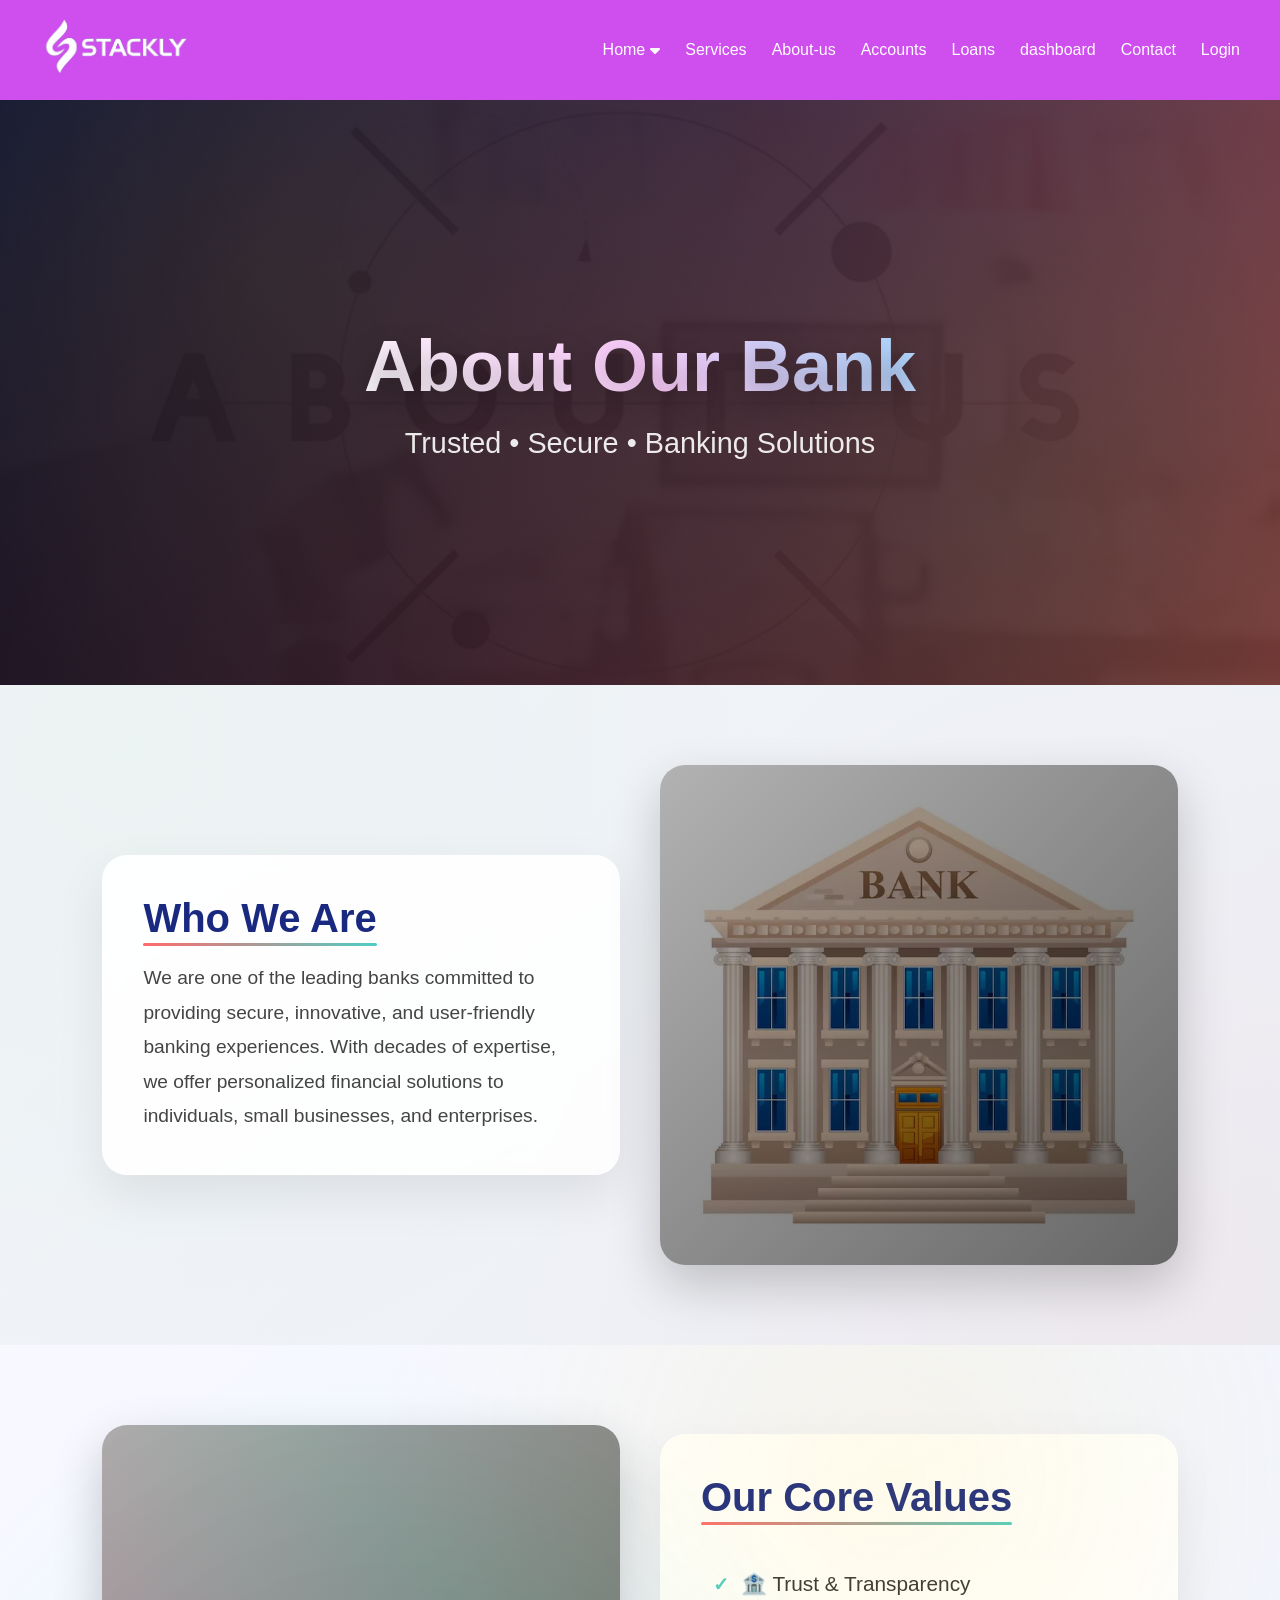
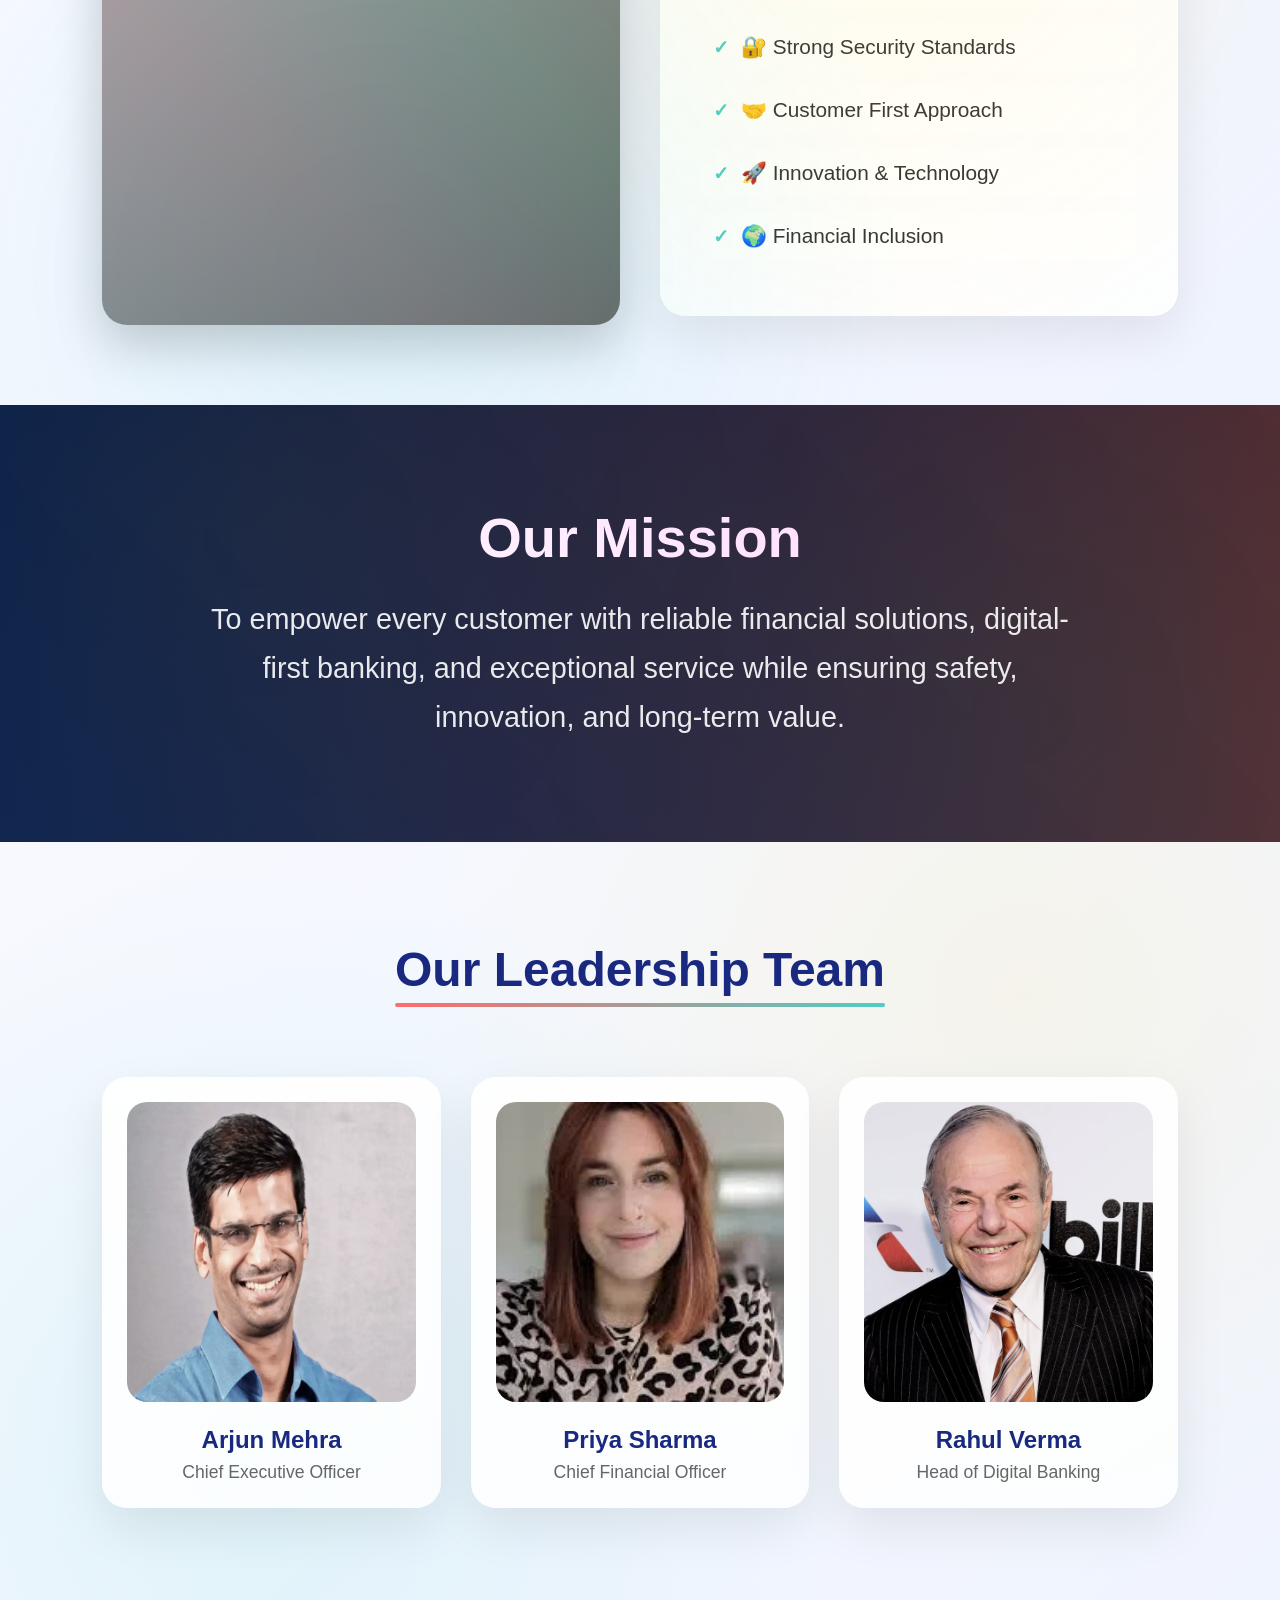
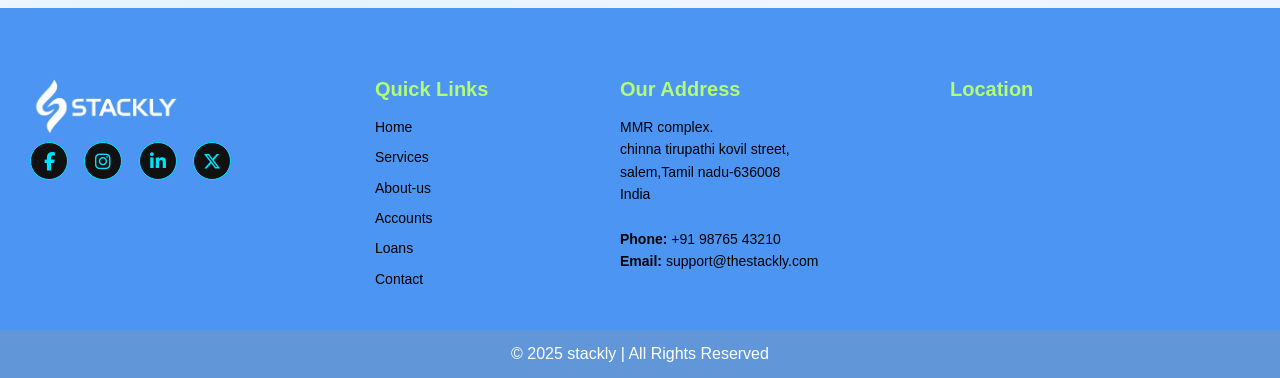
<file: aboutus.html>
<!DOCTYPE html>
<html lang="en">
<head>
    <meta charset="UTF-8">
    <meta name="viewport" content="width=device-width, initial-scale=1.0">
    <title>Banking Services</title>
    <!-- CSS Files -->
    <link rel="stylesheet" href="./responsive.css">
    <link rel="stylesheet" href="./aboutus.css">
    
    <link rel="stylesheet" href="https://cdnjs.cloudflare.com/ajax/libs/font-awesome/6.5.0/css/all.min.css">
</head>
<body>
    <!-- ================= HEADER ================= -->
    <header class="header">
        <a href="home2.html">   
            <img src="./white.webp" alt="Stackly Logo" style="height: 60px; ">
          </a> 
        <!-- div class="logo">Tech<span>Solutions</span></div> -->

        <!-- Navigation -->
        <nav class="navbar">
            <ul class="nav-links" >

                <li class="dropdown">
                    <a href="javascript:void(0)" class="dropdown-btn">Home <i class="fa-solid fa-caret-down"></i></a>
                
                    <ul class="dropdown-content">
                        <li><a href="./index.html">Home 1</a></li>
                        <li><a href="./home2.html">Home 2</a></li>
                    </ul>
                </li>
                

                <li><a href="./services.html">Services</a></li>
                <li><a href="./aboutus.html">About-us</a></li>
                <li><a href="./accounts.html">Accounts</a></li>
                <li><a href="./loans.html">Loans</a></li>
                <li><a href="./dashboard.html">dashboard</a></li>
                <li><a href="./contact.html">Contact</a></li>
                <li><a href="./login.html">Login</a></li>

            </ul>
        </nav>

        <!-- Toggle -->
        <div class="menu-toggle" id="menu-toggle">
            <i class="fa-solid fa-bars"></i>
        </div>

    </header>

<body>

    <!-- ======== HERO SECTION ======== -->
    <section class="about-hero">
        <div class="overlay"></div>
        <div class="hero-content">
            <h1>About Our Bank</h1>
            <p>Trusted • Secure • Banking Solutions</p>
        </div>
    </section>

    <!-- ======== WHO WE ARE SECTION ======== -->
    <section class="who-we-are">
        <div class="content-box">
            <h2>Who We Are</h2>
            <p>
                We are one of the leading banks committed to providing secure, innovative, 
                and user-friendly banking experiences. With decades of expertise, we offer 
                personalized financial solutions to individuals, small businesses, and enterprises.
            </p>
        </div>
        <div class="image-box bg1"></div>
    </section>

    <!-- ======== OUR VALUES SECTION ======== -->
    <section class="values-section">
        <div class="image-box bg2"></div>
        <div class="content-box">
            <h2>Our Core Values</h2>
            <ul>
                <li>🏦 Trust & Transparency</li>
                <li>🔐 Strong Security Standards</li>
                <li>🤝 Customer First Approach</li>
                <li>🚀 Innovation & Technology</li>
                <li>🌍 Financial Inclusion</li>
            </ul>
        </div>
    </section>

    <!-- ======== OUR MISSION SECTION ======== -->
    <section class="mission-section">
        <div class="overlay"></div>
        <div class="mission-content">
            <h2>Our Mission</h2>
            <p>
                To empower every customer with reliable financial solutions, digital-first 
                banking, and exceptional service while ensuring safety, innovation, and long-term value.
            </p>
        </div>
    </section>

    <!-- ======== TEAM SECTION ======== -->
    <section class="team-section">
        <h2>Our Leadership Team</h2>
        <div class="team-container">

            <div class="team-card">
                <img src="./arjun.webp" alt="">
                <h3>Arjun Mehra</h3>
                <p>Chief Executive Officer</p>
            </div>

            <div class="team-card">
                <img src="./nithiya.webp" alt="">
                <h3>Priya Sharma</h3>
                <p>Chief Financial Officer</p>
            </div>

            <div class="team-card">
                <img src="./joe.webp" alt="">
                <h3>Rahul Verma</h3>
                <p>Head of Digital Banking</p>
            </div>

        </div>
    </section>

<!-- <footer> -->
    <footer class="footer">
        <div class="footer-container">
    
            <!-- Logo / About -->
            <div class="footer-box">
                <img src="./white.webp" alt="Stackly Logo" class="footer-logo"  style="height:60px;">
   
               
                <!-- <p>We deliver secure, scalable and innovative IT services for global businesses.</p><br> -->
    
                <!-- Social Icons -->
                <div class="footer-social">
                    <a href="./404.html"><i class="fa-brands fa-facebook-f"></i></a>
                    <a href="./404.html"><i class="fa-brands fa-instagram"></i></a>
                    <a href="./404.html"><i class="fa-brands fa-linkedin-in"></i></a>
                    <a href="./404.html"><i class="fa-brands fa-x-twitter"></i></a>
                </div>
            </div>
    
            <!-- Quick Links -->
            <div class="footer-box">
                <h3>Quick Links</h3>
                <ul>
                    <li><a href="./index.html">Home </a></li>
                    <li><a href="./services.html">Services</a></li>
                    <li><a href="./aboutus.html">About-us</a></li>
                    <li><a href="./accounts.html">Accounts</a></li>
                    <li><a href="./loans.html">Loans</a></li>
                    <li><a href="./contact1.html">Contact</a></li>
                </ul>
            </div>
    
            <!-- Address -->
            <div class="footer-box">
                <h3>Our Address</h3>
                <p>
                    MMR complex.<br>
                    chinna tirupathi kovil street,<br>
                    salem,Tamil nadu-636008<br>
                    <!-- Bengaluru, Karnataka – 560066<br> -->
                    India<br><br>
    
                    <strong>Phone:</strong> +91 98765 43210<br>
                    <strong>Email:</strong> support@thestackly.com
                </p>
            </div>
    
            <!-- Google Map -->
            <div class="footer-box">
                <h3>Location</h3>
                <iframe 
                src="https://www.google.com/maps?q=Salem%20Tamil%20Nadu&output=embed"
                    allowfullscreen="" 
                    loading="lazy">
                </iframe>
            </div>
    
        </div>
    
        <div class="footer-bottom">
            <p>© 2025 stackly | All Rights Reserved</p>
        </div>
    </footer>


    
<script src="./responsive.js"></script>




</body>
</html>
</file>
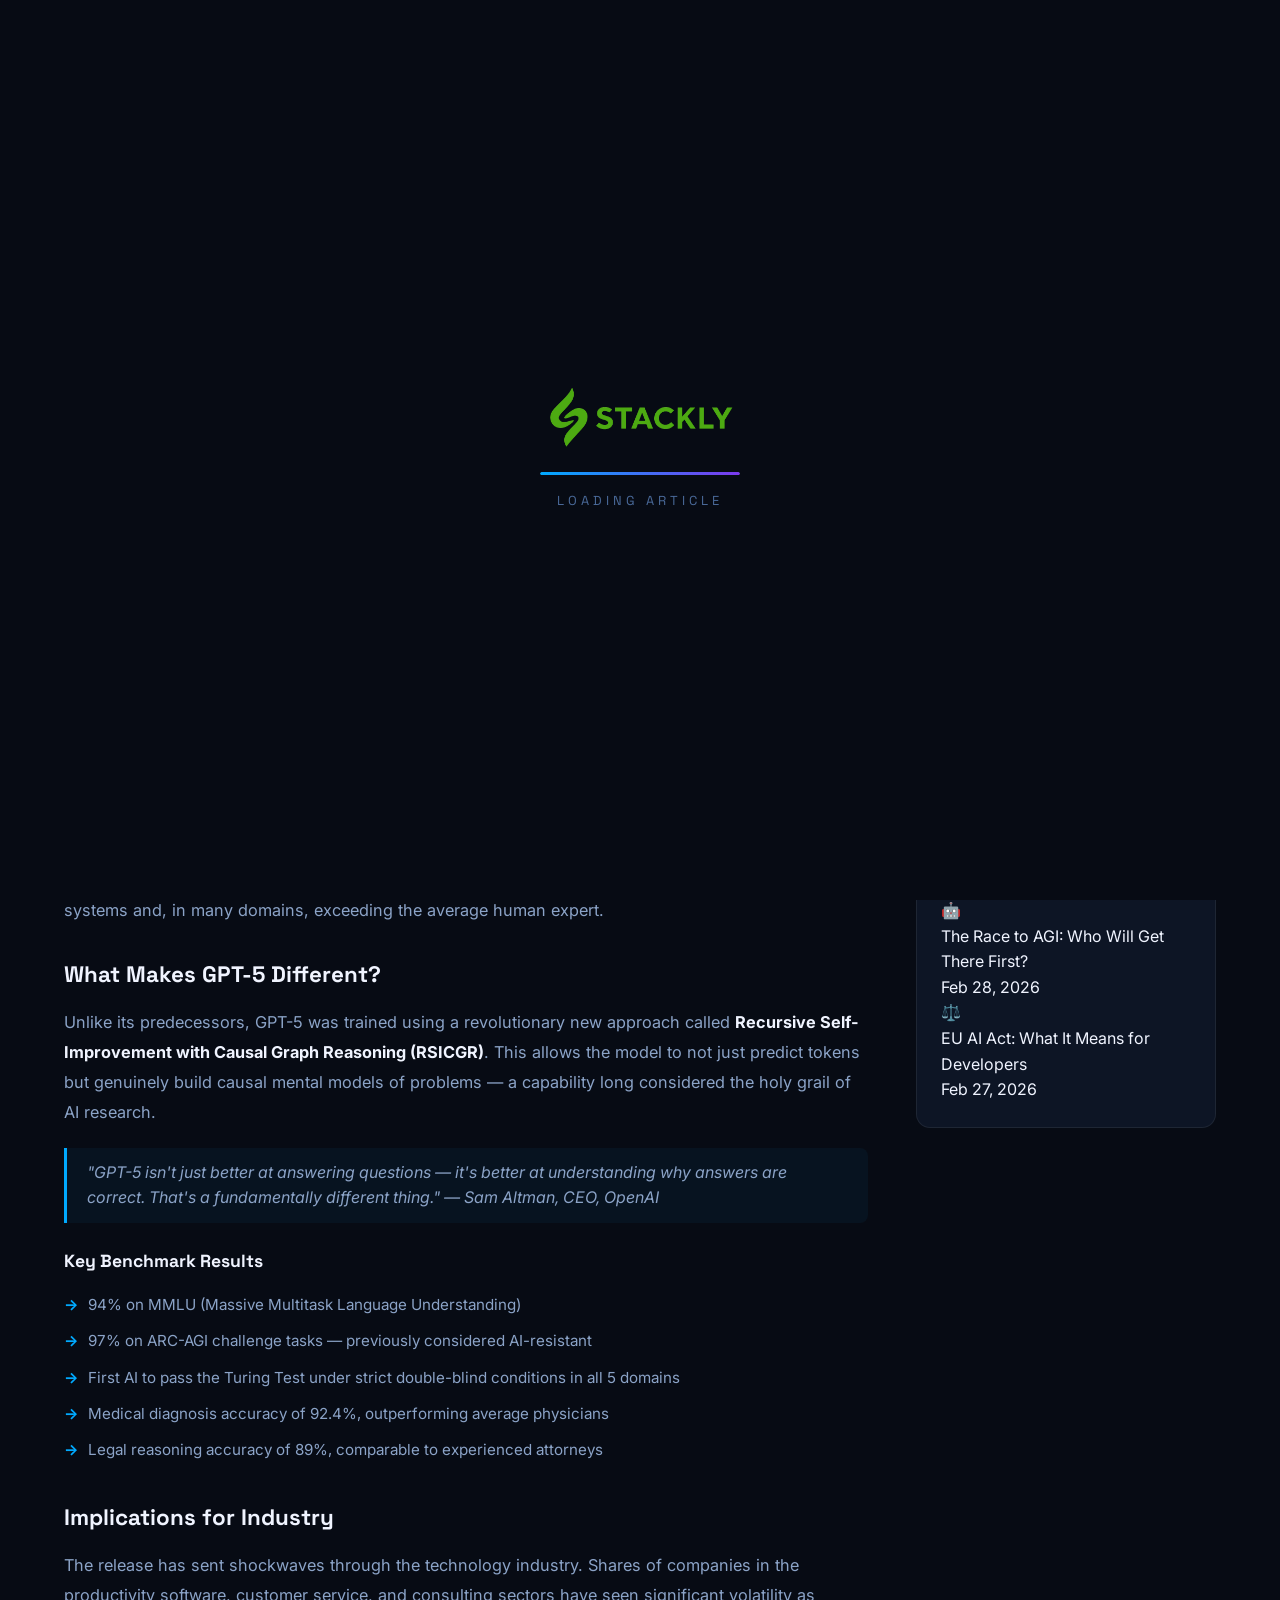
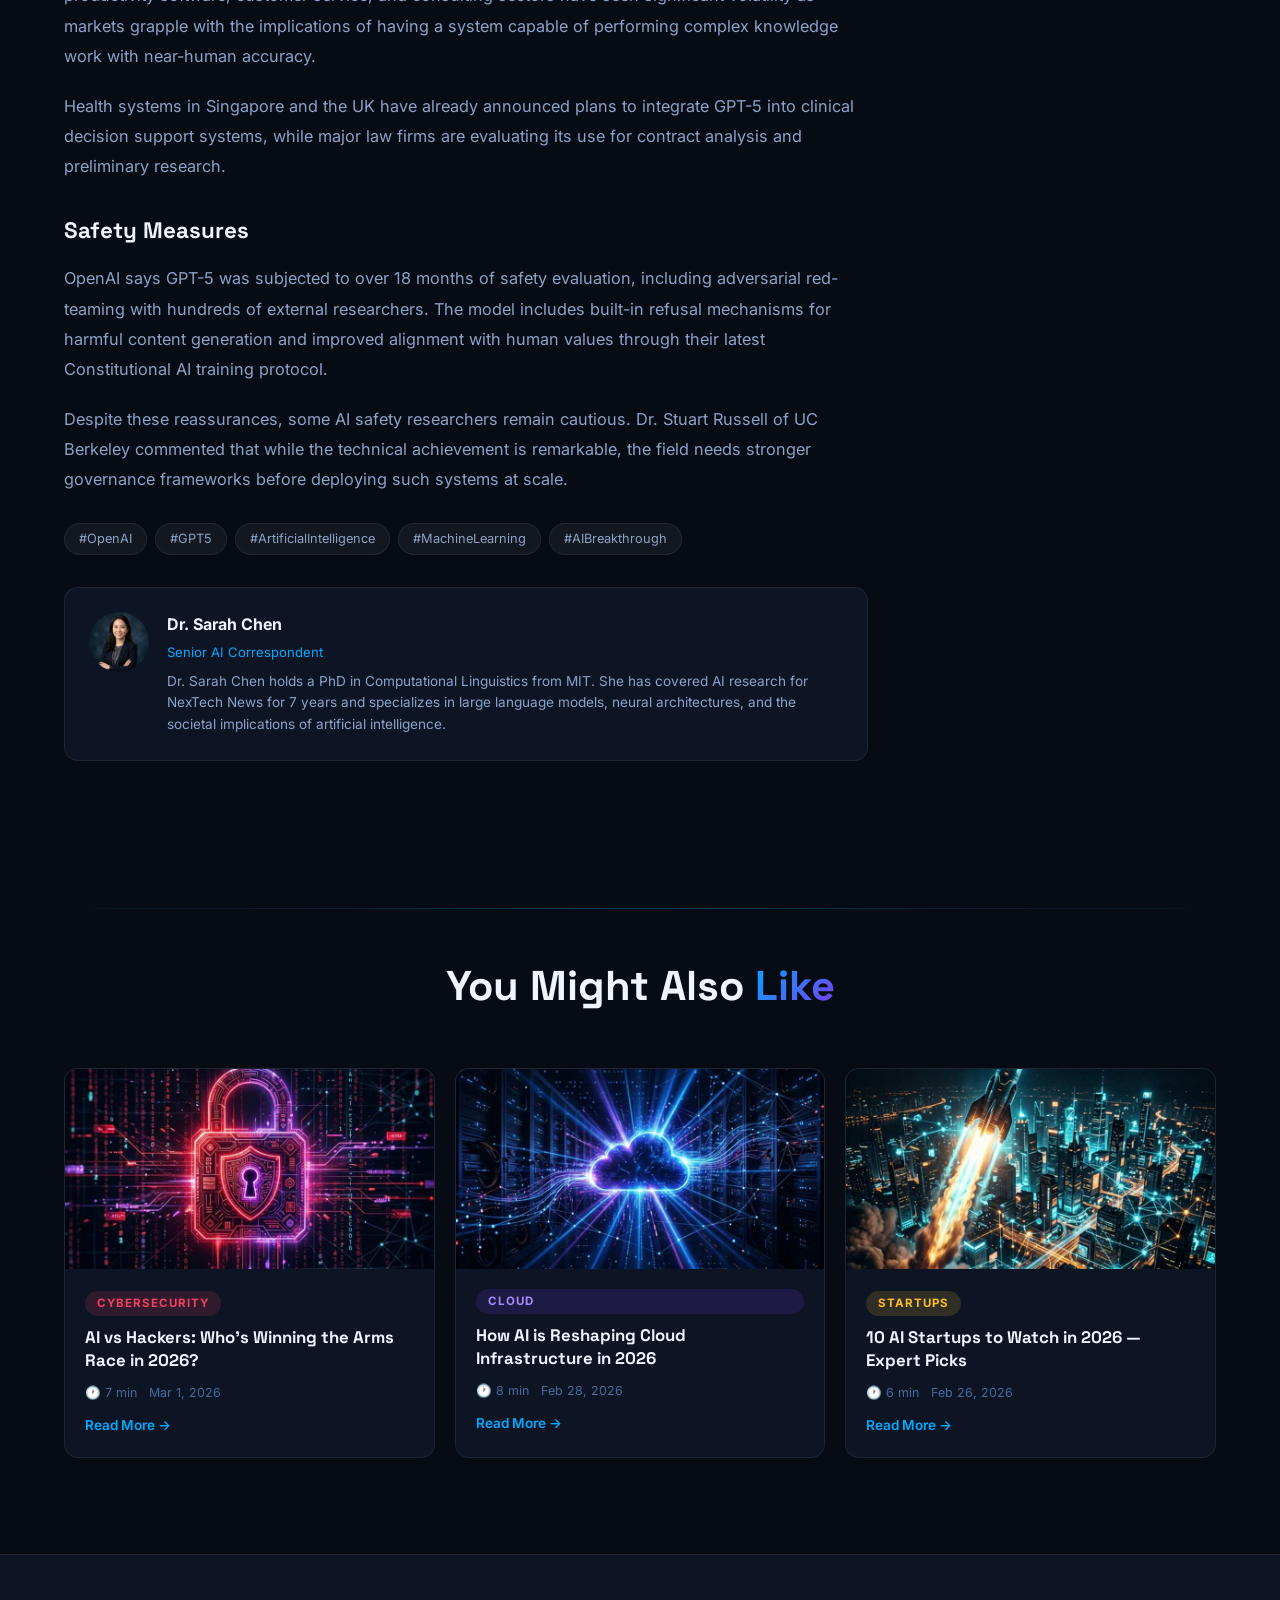
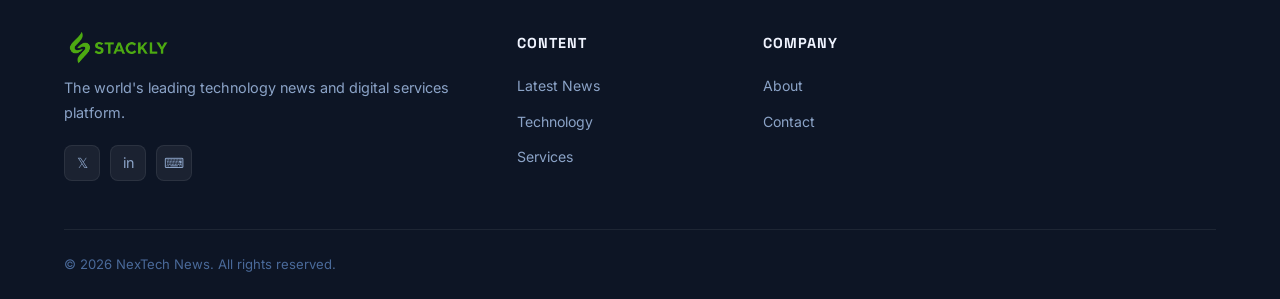
<file: article.html>
﻿<!DOCTYPE html>
<html lang="en">

<head>
    <meta charset="UTF-8" />
    <meta name="viewport" content="width=device-width, initial-scale=1.0, minimum-scale=1.0" />
    <meta name="description" content="GPT-5 Achieves Human-Level Reasoning - Read the full story on NexTech News." />
    <title>GPT-5 Achieves Human-Level Reasoning – NexTech News</title>
    <link rel="stylesheet" href="css/style.css" />
    <link rel="stylesheet" href="css/responsive.css" />
    <style>
        .article-hero {
            margin-top: var(--nav-h);
            height: clamp(240px, 40vw, 480px);
            background: linear-gradient(135deg, #0077cc, #7c3aed);
            display: flex;
            align-items: center;
            justify-content: center;
            font-size: clamp(4rem, 10vw, 9rem);
            position: relative;
            overflow: hidden;
        }

        .article-hero::after {
            content: '';
            position: absolute;
            inset: 0;
            background: linear-gradient(to bottom, transparent 60%, var(--bg-dark));
        }

        .article-layout {
            display: grid;
            gap: clamp(24px, 4vw, 48px);
            align-items: start;
        }

        .article-body {
            min-width: 0;
        }

        .article-header {
            padding: clamp(24px, 4vw, 48px) 0 24px;
            border-bottom: 1px solid var(--border2);
            margin-bottom: 28px;
        }

        .article-title {
            font-family: var(--font-display);
            font-size: clamp(1.5rem, 3.5vw, 2.4rem);
            font-weight: 800;
            line-height: 1.2;
            margin-bottom: 16px;
        }

        .article-meta {
            display: flex;
            align-items: center;
            gap: 16px;
            flex-wrap: wrap;
            font-size: 0.85rem;
            color: var(--text-muted);
            margin-bottom: 16px;
        }

        .article-meta strong {
            color: var(--text-primary);
        }

        .article-share {
            display: flex;
            align-items: center;
            gap: 10px;
        }

        .share-btn {
            padding: 7px 16px;
            border-radius: 99px;
            background: var(--bg-card);
            border: 1px solid var(--border2);
            font-size: 0.8rem;
            color: var(--text-secondary);
            cursor: pointer;
            transition: var(--transition);
        }

        .share-btn:hover {
            border-color: var(--primary);
            color: var(--primary);
        }

        .article-content p {
            font-size: 1.02rem;
            line-height: 1.85;
            color: var(--text-secondary);
            margin-bottom: 20px;
        }

        .article-content p strong {
            color: var(--text-primary);
        }

        .article-content h2 {
            font-family: var(--font-display);
            font-size: 1.4rem;
            font-weight: 700;
            color: var(--text-primary);
            margin: 32px 0 14px;
        }

        .article-content h3 {
            font-family: var(--font-display);
            font-size: 1.1rem;
            font-weight: 700;
            color: var(--text-primary);
            margin: 24px 0 12px;
        }

        .article-content blockquote {
            border-left: 3px solid var(--primary);
            padding: 12px 20px;
            background: rgba(0, 170, 255, 0.05);
            border-radius: 0 var(--radius-sm) var(--radius-sm) 0;
            margin: 20px 0;
            font-style: italic;
            color: var(--text-secondary);
            font-size: 1rem;
        }

        .article-content ul {
            padding-left: 0;
            margin-bottom: 20px;
        }

        .article-content ul li {
            display: flex;
            align-items: flex-start;
            gap: 10px;
            padding: 6px 0;
            font-size: 0.95rem;
            color: var(--text-secondary);
        }

        .article-content ul li::before {
            content: '→';
            color: var(--primary);
            font-weight: 700;
            flex-shrink: 0;
        }

        .article-tags {
            display: flex;
            gap: 8px;
            flex-wrap: wrap;
            margin: 28px 0;
        }

        .author-card {
            background: var(--bg-card);
            border: 1px solid var(--border2);
            border-radius: var(--radius);
            padding: 24px;
            display: flex;
            gap: 18px;
            align-items: flex-start;
            margin-top: 32px;
        }

        .author-avatar {
            width: 60px;
            height: 60px;
            border-radius: 50%;
            background: linear-gradient(135deg, var(--primary), var(--secondary));
            display: flex;
            align-items: center;
            justify-content: center;
            font-size: 1.6rem;
            flex-shrink: 0;
        }

        .author-name {
            font-weight: 700;
            margin-bottom: 4px;
        }

        .author-role {
            font-size: 0.82rem;
            color: var(--primary);
            margin-bottom: 8px;
        }

        .author-bio {
            font-size: 0.85rem;
            color: var(--text-secondary);
            line-height: 1.6;
        }

        .toc {
            background: var(--bg-card);
            border: 1px solid var(--border2);
            border-radius: var(--radius);
            padding: 20px;
            position: sticky;
            top: calc(var(--nav-h) + 20px);
        }

        .toc h4 {
            font-size: 0.85rem;
            font-weight: 700;
            margin-bottom: 14px;
            text-transform: uppercase;
            letter-spacing: 1px;
            color: var(--text-muted);
        }

        .toc ol {
            padding-left: 18px;
            display: flex;
            flex-direction: column;
            gap: 8px;
        }

        .toc ol li a {
            font-size: 0.85rem;
            color: var(--text-secondary);
        }

        .toc ol li a:hover {
            color: var(--primary);
        }

        .related-grid {
            display: grid;
            grid-template-columns: repeat(3, 1fr);
            gap: 20px;
        }

        @media (max-width: 768px) {
            .related-grid {
                grid-template-columns: 1fr;
            }
        }

        @media (max-width: 480px) {
            .article-share {
                flex-wrap: wrap;
                gap: 6px;
            }
        }
    </style>
</head>

<body>

    <div id="preloader">
        <img src="logo.webp" alt="NexTech" class="preloader-logo" />
        <div class="preloader-bar-wrap">
            <div class="preloader-bar"></div>
        </div>
        <p class="preloader-text">Loading Article</p>
    </div>

    <nav class="navbar" id="navbar">
        <a href="index.html" class="nav-logo">
            <img src="logo.webp" alt="NexTech Logo" />
        </a>
        <div class="nav-links">
        <div class="nav-dropdown" id="homeDropdown">
      <div class="nav-dropdown-trigger" id="homeDropdownTrigger">
        Home <span class="nav-dropdown-arrow">▼</span>
      </div>
      <div class="nav-dropdown-menu">
        <a href="home2.html"><span class="dd-icon">🏡</span> Home 2</a>
        
    </div>
            <a href="news.html" class="active">News</a>
            <a href="tech.html">Technology</a>
            <a href="services.html">Services</a>
            <a href="about.html">About</a>
            <a href="contact.html">Contact</a>
        </div>
        <div class="nav-actions">
            <a href="login.html" class="btn-nav-login">Sign In</a>
            <button class="nav-hamburger" id="hamburger"
                aria-label="Menu"><span></span><span></span><span></span></button>
        </div>
    </nav>
    <div class="nav-mobile" id="mobileNav">
      <a href="index.html">🏠 Home</a>
  <a href="home2.html" style="padding-left:28px;font-size:0.85rem;opacity:0.8">└ 🏡 Home 2</a>
  <a href="dashboard.html" style="padding-left:28px;font-size:0.85rem;opacity:0.8">└ 📊 Dashboard</a>
  <a href="login.html" style="padding-left:28px;font-size:0.85rem;opacity:0.8">└ 🔑 Login</a>
        <a href="news.html">📰 News</a>
        <a href="tech.html">💻 Technology</a>
        <a href="services.html">⚙️ Services</a>
        <a href="about.html">👥 About</a>
        <a href="contact.html">✉️ Contact</a>
        <a href="login.html" class="btn-nav-login">Sign In</a>
    </div>

    <!-- Article Hero -->
    <img src="images/article-hero.webp" alt="GPT-5 Article Hero" class="article-hero" style="width:100%;height:420px;object-fit:cover;object-position:center" />

    <!-- Content -->
    <section class="section" style="padding-top: 0">
        <div class="article-layout">
            <article class="article-body">
                <div class="article-header reveal">
                    <span class="card-tag tag-ai">Artificial Intelligence</span>
                    <h1 class="article-title">GPT-5 Achieves Human-Level Reasoning in 94% of Benchmark Tests — A New Era
                        in AI</h1>
                    <div class="article-meta">
                        <span>👤 <strong>Dr. Sarah Chen</strong></span>
                        <span>📅 March 2, 2026</span>
                        <span>🕐 5 min read</span>
                        <span>👁️ 284K views</span>
                    </div>
                    <div class="article-share">
                        <span style="font-size:0.82rem;color:var(--text-muted)">Share:</span>
                        <button class="share-btn">𝕏 Twitter</button>
                        <button class="share-btn">in LinkedIn</button>
                        <button class="share-btn">🔗 Copy Link</button>
                    </div>
                </div>

                <div class="article-content">
                    <p class="reveal"><strong>OpenAI has officially released GPT-5</strong>, the most capable language
                        model ever created by the company — and possibly by anyone in the field. In a series of
                        comprehensive benchmark evaluations conducted over six weeks, the model scored 94% on
                        human-level reasoning tasks, surpassing all previous AI systems and, in many domains, exceeding
                        the average human expert.</p>

                    <h2 class="reveal">What Makes GPT-5 Different?</h2>
                    <p class="reveal">Unlike its predecessors, GPT-5 was trained using a revolutionary new approach
                        called <strong>Recursive Self-Improvement with Causal Graph Reasoning (RSICGR)</strong>. This
                        allows the model to not just predict tokens but genuinely build causal mental models of problems
                        — a capability long considered the holy grail of AI research.</p>

                    <blockquote class="reveal">"GPT-5 isn't just better at answering questions — it's better at
                        understanding why answers are correct. That's a fundamentally different thing." — Sam Altman,
                        CEO, OpenAI</blockquote>

                    <h3 class="reveal">Key Benchmark Results</h3>
                    <ul class="reveal">
                        <li>94% on MMLU (Massive Multitask Language Understanding)</li>
                        <li>97% on ARC-AGI challenge tasks — previously considered AI-resistant</li>
                        <li>First AI to pass the Turing Test under strict double-blind conditions in all 5 domains</li>
                        <li>Medical diagnosis accuracy of 92.4%, outperforming average physicians</li>
                        <li>Legal reasoning accuracy of 89%, comparable to experienced attorneys</li>
                    </ul>

                    <h2 class="reveal">Implications for Industry</h2>
                    <p class="reveal">The release has sent shockwaves through the technology industry. Shares of
                        companies in the productivity software, customer service, and consulting sectors have seen
                        significant volatility as markets grapple with the implications of having a system capable of
                        performing complex knowledge work with near-human accuracy.</p>

                    <p class="reveal">Health systems in Singapore and the UK have already announced plans to integrate
                        GPT-5 into clinical decision support systems, while major law firms are evaluating its use for
                        contract analysis and preliminary research.</p>

                    <h2 class="reveal">Safety Measures</h2>
                    <p class="reveal">OpenAI says GPT-5 was subjected to over 18 months of safety evaluation, including
                        adversarial red-teaming with hundreds of external researchers. The model includes built-in
                        refusal mechanisms for harmful content generation and improved alignment with human values
                        through their latest Constitutional AI training protocol.</p>

                    <p class="reveal">Despite these reassurances, some AI safety researchers remain cautious. Dr. Stuart
                        Russell of UC Berkeley commented that while the technical achievement is remarkable, the field
                        needs stronger governance frameworks before deploying such systems at scale.</p>
                </div>

                <div class="article-tags reveal">
                    <span class="tag-pill">#OpenAI</span>
                    <span class="tag-pill">#GPT5</span>
                    <span class="tag-pill">#ArtificialIntelligence</span>
                    <span class="tag-pill">#MachineLearning</span>
                    <span class="tag-pill">#AIBreakthrough</span>
                </div>

                <!-- Author -->
                <div class="author-card reveal">
                    <img src="images/team-1.webp" alt="Dr. Sarah Chen" style="width:60px;height:60px;border-radius:50%;object-fit:cover;flex-shrink:0" />
                    <div>
                        <div class="author-name">Dr. Sarah Chen</div>
                        <div class="author-role">Senior AI Correspondent</div>
                        <div class="author-bio">Dr. Sarah Chen holds a PhD in Computational Linguistics from MIT. She
                            has covered AI research for NexTech News for 7 years and specializes in large language
                            models, neural architectures, and the societal implications of artificial intelligence.
                        </div>
                    </div>
                </div>
            </article>

            <!-- Sidebar -->
            <aside>
                <div class="toc reveal">
                    <h4>Table of Contents</h4>
                    <ol>
                        <li><a href="#">What Makes GPT-5 Different?</a></li>
                        <li><a href="#">Key Benchmark Results</a></li>
                        <li><a href="#">Implications for Industry</a></li>
                        <li><a href="#">Safety Measures</a></li>
                    </ol>
                </div>
                <div class="sidebar-widget reveal" style="margin-top:20px">
                    <h3>📰 Related Stories</h3>
                    <div class="article-mini">
                        <div class="article-mini-icon">🧬</div>
                        <div>
                            <a href="article.html" class="article-mini-title">AlphaFold 3 Maps 200M Protein
                                Structures</a>
                            <div class="article-mini-date">Mar 1, 2026</div>
                        </div>
                    </div>
                    <div class="article-mini">
                        <div class="article-mini-icon">🤖</div>
                        <div>
                            <a href="article.html" class="article-mini-title">The Race to AGI: Who Will Get There
                                First?</a>
                            <div class="article-mini-date">Feb 28, 2026</div>
                        </div>
                    </div>
                    <div class="article-mini">
                        <div class="article-mini-icon">⚖️</div>
                        <div>
                            <a href="article.html" class="article-mini-title">EU AI Act: What It Means for
                                Developers</a>
                            <div class="article-mini-date">Feb 27, 2026</div>
                        </div>
                    </div>
                </div>
            </aside>
        </div>
    </section>

    <div class="divider"></div>

    <!-- Related Articles -->
    <section class="section" style="padding-top:0">
        <div class="section-header reveal">
            <h2 class="section-title">You Might Also <span>Like</span></h2>
        </div>
        <div class="related-grid">
            <article class="card reveal">
                <div class="card-img-wrap">
                    <img src="images/security-article.webp" alt="Security Article" class="card-img" />
                </div>
                <div class="card-body">
                    <span class="card-tag tag-security">Cybersecurity</span>
                    <h3 class="card-title">AI vs Hackers: Who's Winning the Arms Race in 2026?</h3>
                    <div class="card-meta"><span>🕐 7 min</span><span>Mar 1, 2026</span></div>
                    <a href="article.html" class="card-read-more">Read More →</a>
                </div>
            </article>
            <article class="card reveal">
                <div class="card-img-wrap">
                    <img src="images/cloud-article.webp" alt="Cloud Article" class="card-img" />
                </div>
                <div class="card-body">
                    <span class="card-tag tag-cloud">Cloud</span>
                    <h3 class="card-title">How AI is Reshaping Cloud Infrastructure in 2026</h3>
                    <div class="card-meta"><span>🕐 8 min</span><span>Feb 28, 2026</span></div>
                    <a href="article.html" class="card-read-more">Read More →</a>
                </div>
            </article>
            <article class="card reveal">
                <div class="card-img-wrap">
                    <img src="images/startups-article.webp" alt="Startups Article" class="card-img" />
                </div>
                <div class="card-body">
                    <span class="card-tag tag-startups">Startups</span>
                    <h3 class="card-title">10 AI Startups to Watch in 2026 — Expert Picks</h3>
                    <div class="card-meta"><span>🕐 6 min</span><span>Feb 26, 2026</span></div>
                    <a href="article.html" class="card-read-more">Read More →</a>
                </div>
            </article>
        </div>
    </section>

    <footer class="footer">
        <div class="footer-top">
            <div class="footer-brand">
                <a href="index.html" class="nav-logo"><img src="logo.webp" alt="NexTech"
                        style="height:32px;width:auto;object-fit:contain" /></a>
                <p>The world's leading technology news and digital services platform.</p>
                <div class="footer-social"><a href="#" class="social-icon">𝕏</a><a href="#"
                        class="social-icon">in</a><a href="#" class="social-icon">⌨</a></div>
            </div>
            <div class="footer-col">
                <h4>Content</h4>
                <ul>
                    <li><a href="news.html">Latest News</a></li>
                    <li><a href="tech.html">Technology</a></li>
                    <li><a href="services.html">Services</a></li>
                </ul>
            </div>
            <div class="footer-col">
                <h4>Company</h4>
                <ul>
                    <li><a href="about.html">About</a></li>
                    <li><a href="contact.html">Contact</a></li>
                </ul>
            </div>
        </div>
        <div class="footer-bottom">
            <p>© 2026 NexTech News. All rights reserved.</p>
        </div>
    </footer>

    <button id="scrollTop" aria-label="Scroll to top">↑</button>
    <script src="js/main.js"></script>
    <script>
        document.querySelectorAll('.share-btn').forEach(btn => {
            btn.addEventListener('click', () => {
                const orig = btn.textContent;
                btn.textContent = '✓ Copied!';
                btn.style.borderColor = 'var(--accent2)';
                btn.style.color = 'var(--accent2)';
                setTimeout(() => { btn.textContent = orig; btn.style.borderColor = ''; btn.style.color = ''; }, 2000);
            });
        });
    </script>
</body>

</html>
</file>
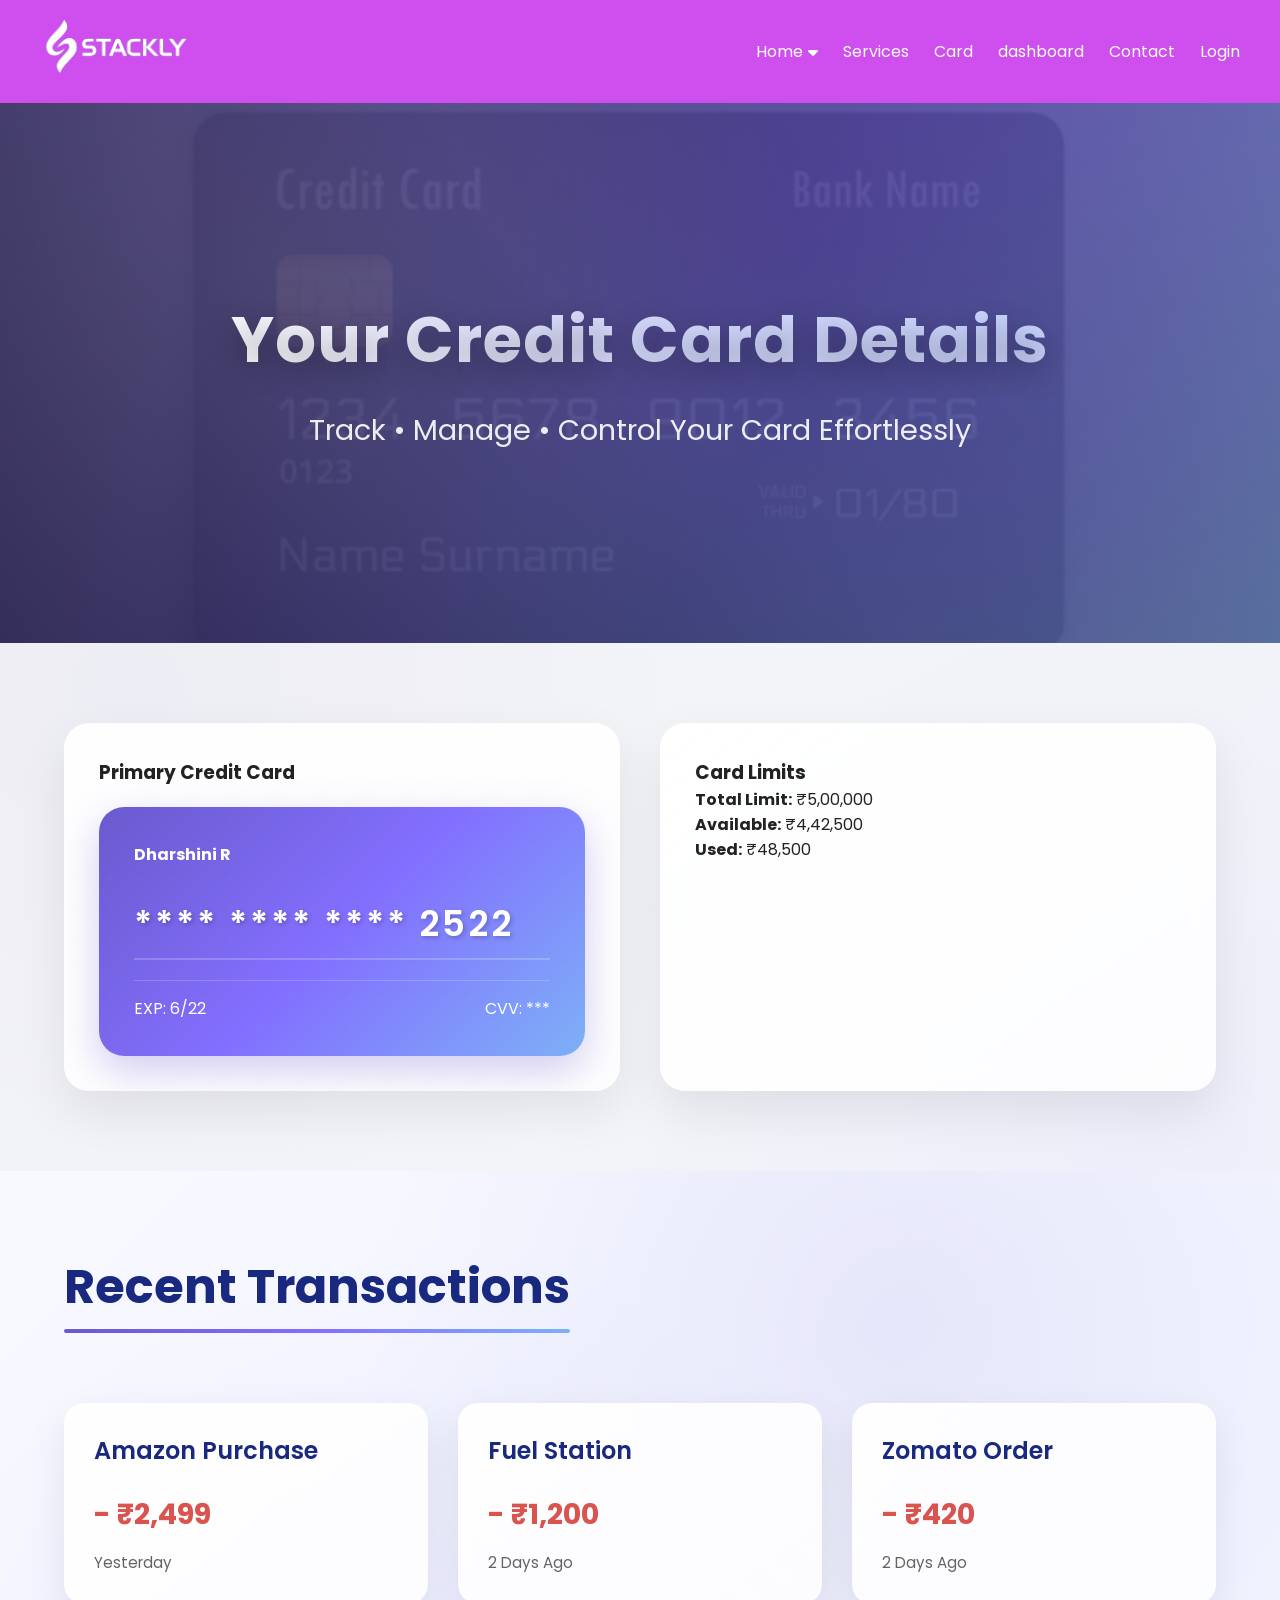
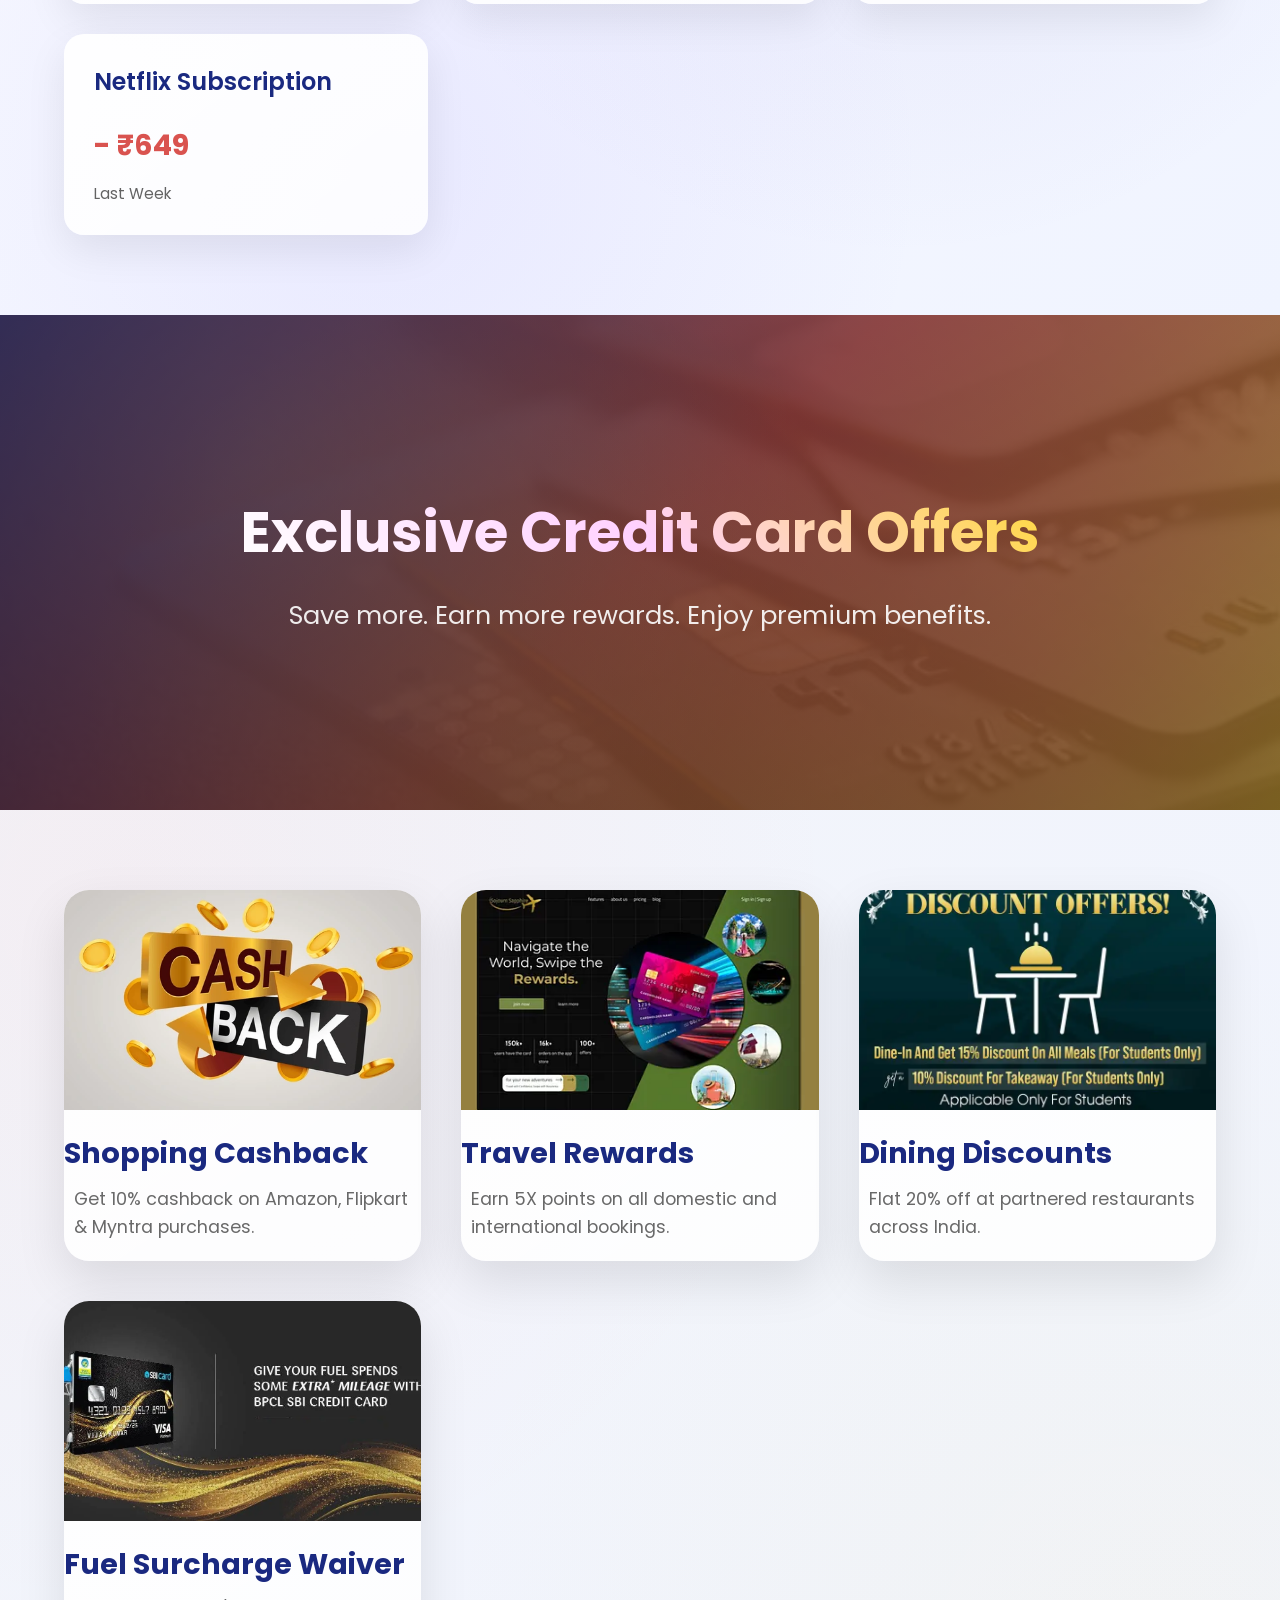
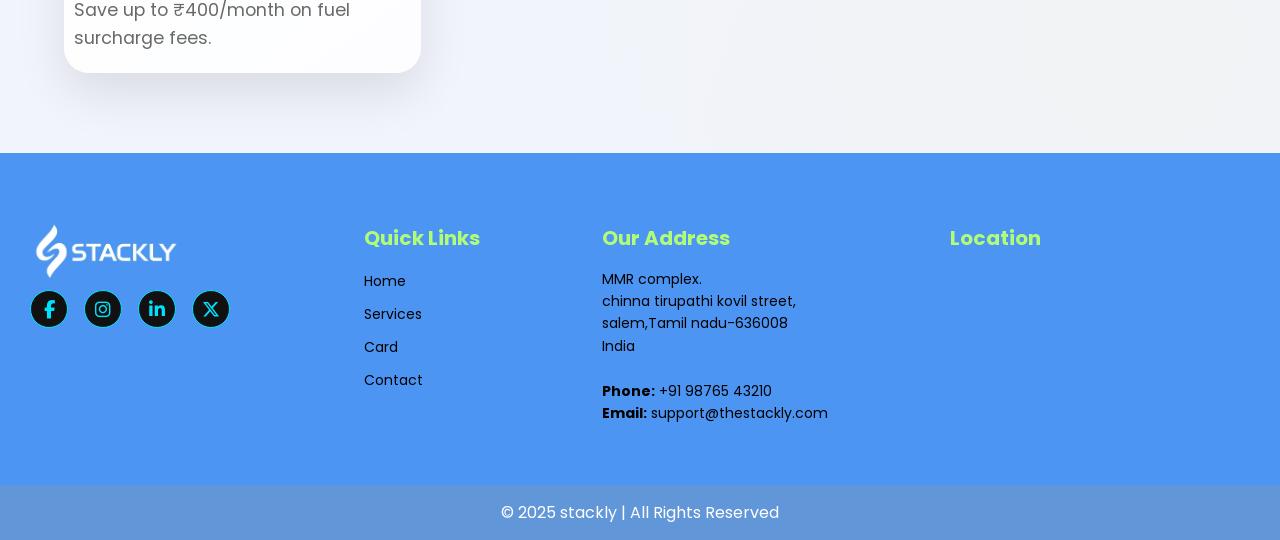
<file: card.html>
<!DOCTYPE html>
<html lang="en">
<head>
    <meta charset="UTF-8">
    <meta name="viewport" content="width=device-width, initial-scale=1.0">
    <title>Credit card Services</title>
    <!-- CSS Files -->
    <link rel="stylesheet" href="./responsive.css">
    <link rel="stylesheet" href="./card.css">
<link rel="preconnect" href="https://fonts.googleapis.com">
<link href="https://fonts.googleapis.com/css2?family=Poppins:wght@300;400;500;600;700&display=swap" rel="stylesheet">

   
    
    <link rel="stylesheet" href="https://cdnjs.cloudflare.com/ajax/libs/font-awesome/6.5.0/css/all.min.css">
</head>
<body>
    <link rel="stylesheet" href="https://cdnjs.cloudflare.com/ajax/libs/font-awesome/6.5.0/css/all.min.css">
    <!-- ================= HEADER ================= -->
    <header class="header">
        <a href="home2.html">   
            <img src="./white.webp" alt="Stackly Logo" style="height: 60px; ">
          </a> 
        <!-- div class="logo">Tech<span>Solutions</span></div> -->

        <!-- Navigation -->
        <nav class="navbar">
            <ul class="nav-links" >

                <li class="dropdown">
                    <a href="javascript:void(0)" class="dropdown-btn">Home <i class="fa-solid fa-caret-down"></i></a>
                
                    <ul class="dropdown-content">
                        <li><a href="./index.html">Home 1</a></li>
                        <li><a href="./home2.html">Home 2</a></li>
                    </ul>
                </li>
                <li><a href="./services1.html">Services</a></li>
                <li><a href="./card.html">Card</a></li>
                <li><a href="./dashboard1.html">dashboard</a></li>
                <li><a href="./contact1.html">Contact</a></li>
                <li><a href="./login1.html">Login</a></li>

            </ul>
        </nav>

        <!-- Toggle -->
        <div class="menu-toggle" id="menu-toggle">
            <i class="fa-solid fa-bars"></i>
        </div>

    </header>


<!-- HERO SECTION -->
<section class="card-hero">
    <div class="overlay"></div>
    <div class="hero-content">
        <h1>Your Credit Card Details</h1>
        <p>Track • Manage • Control Your Card Effortlessly</p>
    </div>
</section>

<!-- CARD DETAILS SECTION -->
<section class="card-info-section">
    <div class="card-box">
        <h3>Primary Credit Card</h3>
        <div class="credit-card">
            <h4>Dharshini R</h4>
            <p class="number">**** **** **** 2522</p>
            <div class="row">
                <span>EXP: 6/22</span>
                <span>CVV: ***</span>
            </div>
        </div>
    </div>

    <div class="limit-box">
        <h3>Card Limits</h3>
        <p><strong>Total Limit:</strong> ₹5,00,000</p>
        <p><strong>Available:</strong> ₹4,42,500</p>
        <p><strong>Used:</strong> ₹48,500</p>
    </div>
</section>

<!-- TRANSACTION HISTORY -->
<section class="transactions">
    <h2>Recent Transactions</h2>
    <div class="transaction-list">

        <div class="transaction-card">
            <p class="title">Amazon Purchase</p>
            <p class="amount">- ₹2,499</p>
            <span class="time">Yesterday</span>
        </div>

        <div class="transaction-card">
            <p class="title">Fuel Station</p>
            <p class="amount">- ₹1,200</p>
            <span class="time">2 Days Ago</span>
        </div>

        <div class="transaction-card">
            <p class="title">Zomato Order</p>
            <p class="amount">- ₹420</p>
            <span class="time">2 Days Ago</span>
        </div>

        <div class="transaction-card">
            <p class="title">Netflix Subscription</p>
            <p class="amount">- ₹649</p>
            <span class="time">Last Week</span>
        </div>

    </div>
</section>

<section class="offers-hero">
    <div class="overlay"></div>
    <div class="hero-content">
        <h1>Exclusive Credit Card Offers</h1>
        <p>Save more. Earn more rewards. Enjoy premium benefits.</p>
    </div>
</section>

<section class="offers-grid">

    <div class="offer-card">
        <img src="./cash back.webp" alt="">
        <h3>Shopping Cashback</h3>
        <p>Get 10% cashback on Amazon, Flipkart & Myntra purchases.</p>
    </div>

    <div class="offer-card">
        <img src="./travel1.webp" alt="">
        <h3>Travel Rewards</h3>
        <p>Earn 5X points on all domestic and international bookings.</p>
    </div>

    <div class="offer-card">
        <img src="./din.webp" alt="">
        <h3>Dining Discounts</h3>
        <p>Flat 20% off at partnered restaurants across India.</p>
    </div>

    <div class="offer-card">
        <img src="./petrol.webp" alt="">
        <h3>Fuel Surcharge Waiver</h3>
        <p>Save up to ₹400/month on fuel surcharge fees.</p>
    </div>

</section>

<!-- <footer> -->
    <footer class="footer">
        <div class="footer-container">
    
            <!-- Logo / About -->
            <div class="footer-box">
                <img src="./white.webp" alt="Stackly Logo" class="footer-logo"  style="height:60px;">
   
               
                <!-- <p>We deliver secure, scalable and innovative IT services for global businesses.</p><br> -->
    
                <!-- Social Icons -->
                <div class="footer-social">
                    <a href="./404.html"><i class="fa-brands fa-facebook-f"></i></a>
                    <a href="./404.html"><i class="fa-brands fa-instagram"></i></a>
                    <a href="./404.html"><i class="fa-brands fa-linkedin-in"></i></a>
                    <a href="./404.html"><i class="fa-brands fa-x-twitter"></i></a>
                </div>
            </div>
    
            <!-- Quick Links -->
            <div class="footer-box">
                <h3>Quick Links</h3>
                <ul>
                    <li><a href="./home2.html">Home </a></li>
                    <li><a href="./services1.html">Services</a></li>
                    <li><a href="./card.html">Card</a></li>
                    <li><a href="./contact1.html">Contact</a></li>
                </ul>
            </div>
    
            <!-- Address -->
            <div class="footer-box">
                <h3>Our Address</h3>
                <p>
                    MMR complex.<br>
                    chinna tirupathi kovil street,<br>
                    salem,Tamil nadu-636008<br>
                    <!-- Bengaluru, Karnataka – 560066<br> -->
                    India<br><br>
    
                    <strong>Phone:</strong> +91 98765 43210<br>
                    <strong>Email:</strong> support@thestackly.com
                </p>
            </div>
    
            <!-- Google Map -->
            <div class="footer-box">
                <h3>Location</h3>
                <iframe 
                src="https://www.google.com/maps?q=Salem%20Tamil%20Nadu&output=embed"
                    allowfullscreen="" 
                    loading="lazy">
                </iframe>
            </div>
    
        </div>
        <script src="./responsive.js"></script>
    
        <div class="footer-bottom">
            <p>© 2025 stackly | All Rights Reserved</p>
        </div>
    </footer>

</body>
</html>
</file>
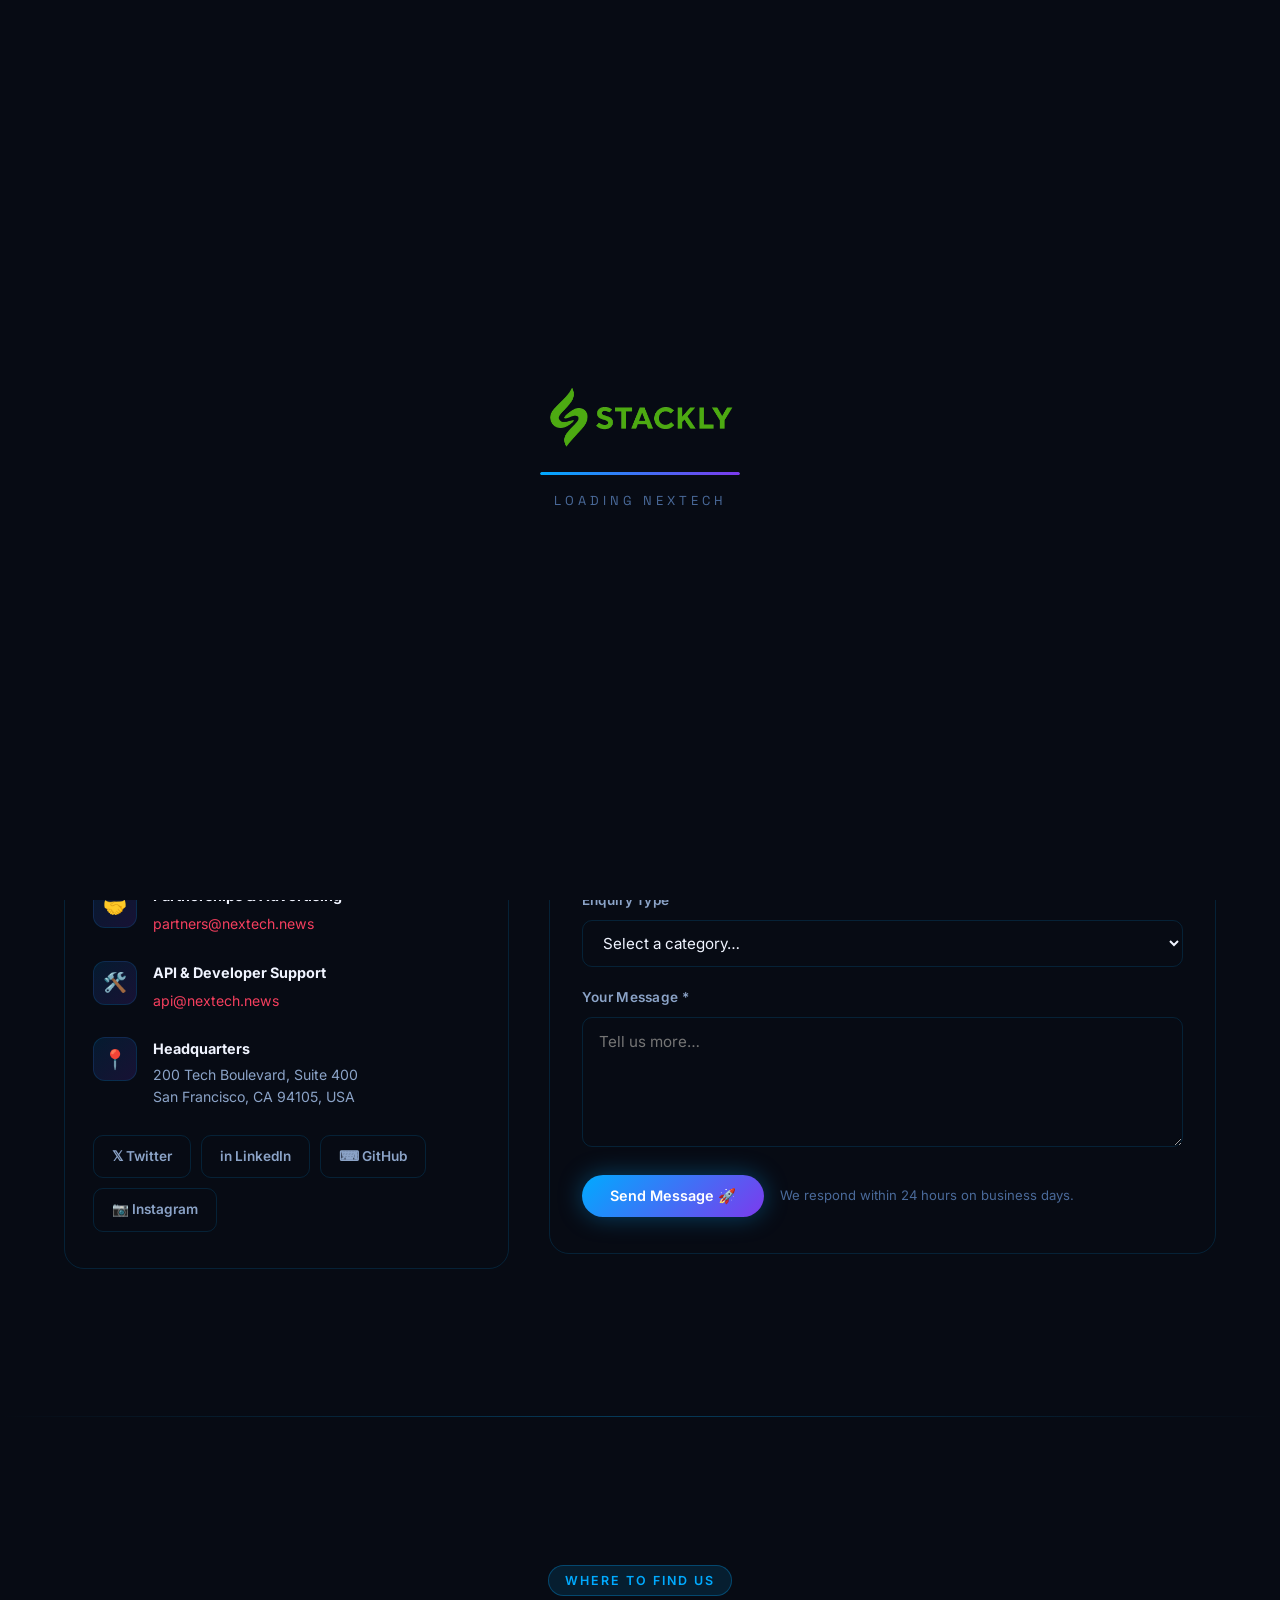
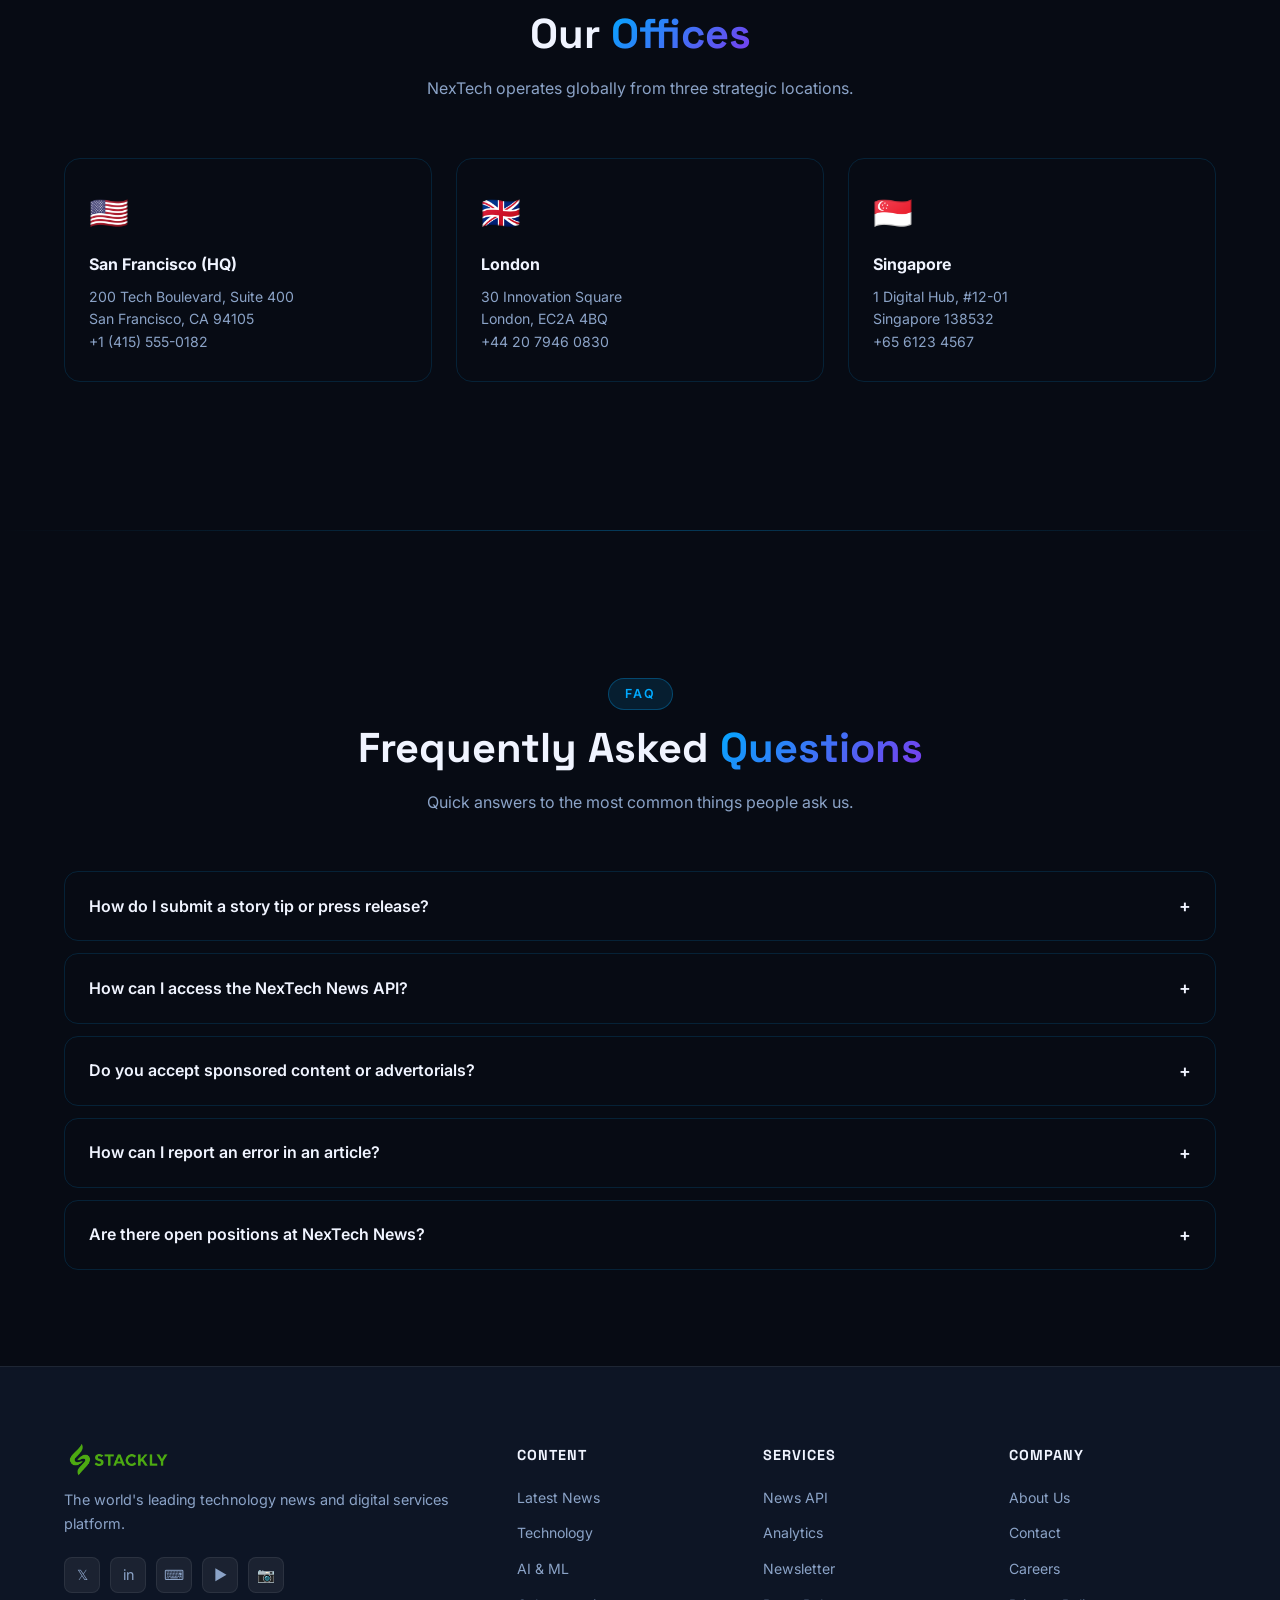
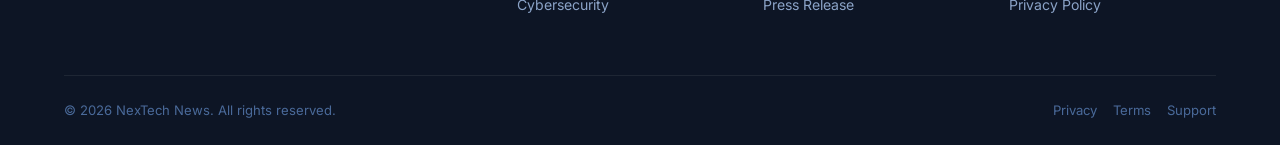
<file: contact.html>
﻿<!DOCTYPE html>
<html lang="en">

<head>
    <meta charset="UTF-8" />
    <meta name="viewport" content="width=device-width, initial-scale=1.0, minimum-scale=1.0" />
    <meta name="description"
        content="Contact NexTech News - Reach our team, report a story tip, or explore partnership opportunities." />
    <title>Contact Us - NexTech News</title>
    <link rel="stylesheet" href="css/style.css" />
    <link rel="stylesheet" href="css/responsive.css" />
    <style>
        .contact-hero {
            padding: 140px 20px 80px;
            text-align: center;
            background: linear-gradient(135deg, rgba(0, 119, 204, .1), rgba(124, 58, 237, .1));
            position: relative;
            overflow: hidden
        }

        .contact-hero::before {
            content: '';
            position: absolute;
            inset: 0;
            background: radial-gradient(ellipse 60% 60% at 50% 0%, rgba(0, 119, 204, .12), transparent);
            pointer-events: none
        }

        .contact-hero-tag {
            display: inline-block;
            background: var(--gradient-primary);
            -webkit-background-clip: text;
            -webkit-text-fill-color: transparent;
            background-clip: text;
            font-size: .85rem;
            font-weight: 700;
            letter-spacing: 2px;
            text-transform: uppercase;
            margin-bottom: 16px
        }

        .contact-hero h1 {
            font-size: clamp(2rem, 5vw, 3.5rem);
            font-weight: 800;
            color: var(--text-primary);
            line-height: 1.15;
            margin: 0 auto 20px;
            max-width: 680px
        }

        .contact-hero p {
            font-size: 1.1rem;
            color: var(--text-secondary);
            max-width: 560px;
            margin: 0 auto;
            line-height: 1.8
        }

        .contact-layout {
            display: grid;
            grid-template-columns: 1fr 1.5fr;
            gap: 40px;
            margin-top: 0;
            align-items: start
        }

        @media(max-width:768px) {
            .contact-layout {
                grid-template-columns: 1fr
            }
        }

        .contact-info-card {
            background: var(--card-bg);
            border: 1px solid var(--border);
            border-radius: 20px;
            padding: 36px 28px
        }

        .contact-info-card h3 {
            font-size: 1.3rem;
            font-weight: 700;
            color: var(--text-primary);
            margin-bottom: 8px
        }

        .contact-info-card>p {
            color: var(--text-secondary);
            line-height: 1.7;
            margin-bottom: 32px;
            font-size: .95rem
        }

        .contact-item {
            display: flex;
            gap: 16px;
            align-items: flex-start;
            margin-bottom: 24px
        }

        .contact-item-icon {
            width: 44px;
            height: 44px;
            border-radius: 12px;
            background: linear-gradient(135deg, rgba(0, 119, 204, .15), rgba(124, 58, 237, .15));
            border: 1px solid var(--border);
            display: flex;
            align-items: center;
            justify-content: center;
            font-size: 1.2rem;
            flex-shrink: 0
        }

        .contact-item-text h4 {
            font-size: .9rem;
            font-weight: 700;
            color: var(--text-primary);
            margin-bottom: 4px
        }

        .contact-item-text p {
            font-size: .88rem;
            color: var(--text-secondary);
            line-height: 1.5
        }

        .contact-item-text a {
            color: var(--accent);
            text-decoration: none;
            font-size: .88rem
        }

        .contact-item-text a:hover {
            text-decoration: underline
        }

        .contact-social {
            display: flex;
            gap: 10px;
            margin-top: 28px;
            flex-wrap: wrap
        }

        .contact-social a {
            padding: 10px 18px;
            border-radius: 10px;
            background: var(--bg-secondary);
            border: 1px solid var(--border);
            color: var(--text-secondary);
            text-decoration: none;
            font-size: .85rem;
            font-weight: 600;
            transition: all .3s;
            display: flex;
            align-items: center;
            gap: 6px
        }

        .contact-social a:hover {
            background: var(--gradient-primary);
            color: #fff;
            border-color: transparent
        }

        .contact-form-card {
            background: var(--card-bg);
            border: 1px solid var(--border);
            border-radius: 20px;
            padding: 36px 32px
        }

        .contact-form-card h3 {
            font-size: 1.3rem;
            font-weight: 700;
            color: var(--text-primary);
            margin-bottom: 8px
        }

        .contact-form-card>p {
            color: var(--text-secondary);
            line-height: 1.7;
            margin-bottom: 28px;
            font-size: .95rem
        }

        .form-row {
            display: grid;
            grid-template-columns: 1fr 1fr;
            gap: 16px
        }

        @media(max-width:540px) {
            .form-row {
                grid-template-columns: 1fr
            }
        }

        .form-group {
            margin-bottom: 20px
        }

        .form-group label {
            display: block;
            font-size: .85rem;
            font-weight: 600;
            color: var(--text-secondary);
            margin-bottom: 8px;
            letter-spacing: .3px
        }

        .form-group input,
        .form-group textarea,
        .form-group select {
            width: 100%;
            background: var(--bg-secondary);
            border: 1px solid var(--border);
            border-radius: 10px;
            padding: 12px 16px;
            color: var(--text-primary);
            font-family: inherit;
            font-size: .95rem;
            transition: border-color .3s, box-shadow .3s;
            outline: none;
            box-sizing: border-box
        }

        .form-group input:focus,
        .form-group textarea:focus,
        .form-group select:focus {
            border-color: var(--accent);
            box-shadow: 0 0 0 3px rgba(0, 119, 204, .15)
        }

        .form-group textarea {
            resize: vertical;
            min-height: 130px;
            line-height: 1.6
        }

        .form-group select option {
            background: var(--bg-primary);
            color: var(--text-primary)
        }

        .form-submit-row {
            display: flex;
            align-items: center;
            gap: 16px;
            flex-wrap: wrap;
            margin-top: 8px
        }

        .form-note {
            font-size: .82rem;
            color: var(--text-muted);
            flex: 1
        }

        #contactSuccess {
            display: none;
            background: rgba(16, 185, 129, .12);
            border: 1px solid rgba(16, 185, 129, .3);
            border-radius: 12px;
            padding: 16px 20px;
            color: #10b981;
            font-weight: 600;
            margin-top: 16px;
            text-align: center
        }

        .offices-grid {
            display: grid;
            grid-template-columns: repeat(auto-fit, minmax(240px, 1fr));
            gap: 24px;
            margin-top: 48px
        }

        .office-card {
            background: var(--card-bg);
            border: 1px solid var(--border);
            border-radius: 16px;
            padding: 28px 24px;
            transition: transform .3s
        }

        .office-card:hover {
            transform: translateY(-4px)
        }

        .office-flag {
            font-size: 2rem;
            margin-bottom: 14px
        }

        .office-card h4 {
            font-size: 1rem;
            font-weight: 700;
            color: var(--text-primary);
            margin-bottom: 8px
        }

        .office-card p {
            font-size: .88rem;
            color: var(--text-secondary);
            line-height: 1.6
        }

        .faq-list {
            margin-top: 48px;
            display: flex;
            flex-direction: column;
            gap: 12px
        }

        .faq-item {
            background: var(--card-bg);
            border: 1px solid var(--border);
            border-radius: 14px;
            overflow: hidden
        }

        .faq-q {
            display: flex;
            justify-content: space-between;
            align-items: center;
            padding: 20px 24px;
            cursor: pointer;
            font-weight: 600;
            color: var(--text-primary);
            transition: color .2s
        }

        .faq-q:hover {
            color: var(--accent)
        }

        .faq-icon {
            font-size: 1.1rem;
            transition: transform .3s;
            flex-shrink: 0
        }

        .faq-a {
            max-height: 0;
            overflow: hidden;
            transition: max-height .4s ease, padding .4s
        }

        .faq-a p {
            padding: 0 24px 20px;
            color: var(--text-secondary);
            line-height: 1.7;
            font-size: .93rem
        }

        .faq-item.open .faq-icon {
            transform: rotate(45deg)
        }

        .faq-item.open .faq-a {
            max-height: 300px
        }
    </style>
</head>

<body>

    <div id="preloader">
        <img src="logo.webp" alt="NexTech" class="preloader-logo" />
        <div class="preloader-bar-wrap">
            <div class="preloader-bar"></div>
        </div>
        <p class="preloader-text">Loading NexTech</p>
    </div>

    <nav class="navbar" id="navbar">
        <a href="index.html" class="nav-logo">
            <img src="logo.webp" alt="NexTech Logo" />
        </a>
        <div class="nav-links">
        <div class="nav-dropdown" id="homeDropdown">
      <div class="nav-dropdown-trigger" id="homeDropdownTrigger">
        Home <span class="nav-dropdown-arrow">▼</span>
      </div>
      <div class="nav-dropdown-menu">
        <a href="home2.html"><span class="dd-icon">🏡</span> Home 2</a>
    
    </div>
            <a href="news.html">News</a>
            <a href="tech.html">Technology</a>
            <a href="services.html">Services</a>
            <a href="about.html">About</a>
            <a href="contact.html" class="active">Contact</a>
        </div>
        <div class="nav-actions">
            <a href="login.html" class="btn-nav-login">Sign In</a>
            <button class="nav-hamburger" id="hamburger"
                aria-label="Menu"><span></span><span></span><span></span></button>
        </div>
    </nav>

    <div class="nav-mobile" id="mobileNav">
      <a href="index.html">🏠 Home</a>
  <a href="home2.html" style="padding-left:28px;font-size:0.85rem;opacity:0.8">└ 🏡 Home 2</a>
  <a href="dashboard.html" style="padding-left:28px;font-size:0.85rem;opacity:0.8">└ 📊 Dashboard</a>
  <a href="login.html" style="padding-left:28px;font-size:0.85rem;opacity:0.8">└ 🔑 Login</a>
        <a href="news.html">📰 News</a>
        <a href="tech.html">💻 Technology</a>
        <a href="services.html">⚙️ Services</a>
        <a href="about.html">👥 About</a>
        <a href="contact.html">✉️ Contact</a>
        <a href="login.html" class="btn-nav-login">Sign In</a>
    </div>

    <section class="contact-hero">
        <div class="contact-hero-tag">Get In Touch</div>
        <h1>We'd Love to <span class="gradient-text">Hear From You</span></h1>
        <p>Have a story tip, a partnership proposal, or just want to say hello? Our team is ready to connect with you.
        </p>
    </section>

    <section class="section">
        <div class="contact-layout">
            <!-- Contact Info -->
            <div class="contact-info-card reveal">
                <h3>Contact Information</h3>
                <p>Reach out through any channel that works best for you. We aim to respond within 24 hours.</p>

                <div class="contact-item">
                    <div class="contact-item-icon">✉️</div>
                    <div class="contact-item-text">
                        <h4>General Enquiries</h4>
                        <a href="mailto:hello@nextech.news">hello@nextech.news</a>
                    </div>
                </div>
                <div class="contact-item">
                    <div class="contact-item-icon">📰</div>
                    <div class="contact-item-text">
                        <h4>Editorial &amp; Story Tips</h4>
                        <a href="mailto:tips@nextech.news">tips@nextech.news</a>
                    </div>
                </div>
                <div class="contact-item">
                    <div class="contact-item-icon">🤝</div>
                    <div class="contact-item-text">
                        <h4>Partnerships &amp; Advertising</h4>
                        <a href="mailto:partners@nextech.news">partners@nextech.news</a>
                    </div>
                </div>
                <div class="contact-item">
                    <div class="contact-item-icon">🛠️</div>
                    <div class="contact-item-text">
                        <h4>API &amp; Developer Support</h4>
                        <a href="mailto:api@nextech.news">api@nextech.news</a>
                    </div>
                </div>
                <div class="contact-item">
                    <div class="contact-item-icon">📍</div>
                    <div class="contact-item-text">
                        <h4>Headquarters</h4>
                        <p>200 Tech Boulevard, Suite 400<br />San Francisco, CA 94105, USA</p>
                    </div>
                </div>

                <div class="contact-social">
                    <a href="#">𝕏 Twitter</a>
                    <a href="#">in LinkedIn</a>
                    <a href="#">⌨ GitHub</a>
                    <a href="#">📷 Instagram</a>
                </div>
            </div>

            <!-- Contact Form -->
            <div class="contact-form-card reveal">
                <h3>Send Us a Message</h3>
                <p>Fill in the form below and our team will get back to you as soon as possible.</p>

                <form id="contactForm" novalidate>
                    <div class="form-row">
                        <div class="form-group">
                            <label for="contactName">Full Name *</label>
                            <input type="text" id="contactName" placeholder="Jane Smith" required />
                        </div>
                        <div class="form-group">
                            <label for="contactEmail">Email Address *</label>
                            <input type="email" id="contactEmail" placeholder="jane@example.com" required />
                        </div>
                    </div>
                    <div class="form-group">
                        <label for="contactSubject">Subject *</label>
                        <input type="text" id="contactSubject" placeholder="What's this about?" required />
                    </div>
                    <div class="form-group">
                        <label for="contactType">Enquiry Type</label>
                        <select id="contactType">
                            <option value="">Select a category…</option>
                            <option>Story Tip / Press Release</option>
                            <option>Partnership / Advertising</option>
                            <option>API &amp; Developer Support</option>
                            <option>Editorial Feedback</option>
                            <option>Careers</option>
                            <option>General Question</option>
                        </select>
                    </div>
                    <div class="form-group">
                        <label for="contactMsg">Your Message *</label>
                        <textarea id="contactMsg" placeholder="Tell us more…" required></textarea>
                    </div>
                    <div class="form-submit-row">
                        <button type="submit" class="btn btn-primary" id="submitBtn">Send Message 🚀</button>
                        <span class="form-note">We respond within 24 hours on business days.</span>
                    </div>
                    <div id="contactSuccess">✅ Thanks! Your message has been sent. We'll be in touch soon.</div>
                </form>
            </div>
        </div>
    </section>

    <div class="divider"></div>

    <!-- Offices -->
    <section class="section">
        <div class="section-header reveal">
            <span class="section-tag">Where to Find Us</span>
            <h2 class="section-title">Our <span>Offices</span></h2>
            <p class="section-desc">NexTech operates globally from three strategic locations.</p>
        </div>
        <div class="offices-grid">
            <div class="office-card reveal">
                <div class="office-flag">🇺🇸</div>
                <h4>San Francisco (HQ)</h4>
                <p>200 Tech Boulevard, Suite 400<br />San Francisco, CA 94105<br />+1 (415) 555-0182</p>
            </div>
            <div class="office-card reveal">
                <div class="office-flag">🇬🇧</div>
                <h4>London</h4>
                <p>30 Innovation Square<br />London, EC2A 4BQ<br />+44 20 7946 0830</p>
            </div>
            <div class="office-card reveal">
                <div class="office-flag">🇸🇬</div>
                <h4>Singapore</h4>
                <p>1 Digital Hub, #12-01<br />Singapore 138532<br />+65 6123 4567</p>
            </div>
        </div>
    </section>

    <div class="divider"></div>

    <!-- FAQ -->
    <section class="section">
        <div class="section-header reveal">
            <span class="section-tag">FAQ</span>
            <h2 class="section-title">Frequently Asked <span>Questions</span></h2>
            <p class="section-desc">Quick answers to the most common things people ask us.</p>
        </div>
        <div class="faq-list reveal">
            <div class="faq-item">
                <div class="faq-q">How do I submit a story tip or press release? <span class="faq-icon">+</span></div>
                <div class="faq-a">
                    <p>Email our editorial team at tips@nextech.news with a brief summary and any supporting links or
                        documents. We review all submissions within 48 hours and our editors will reach out if we decide
                        to pursue the story.</p>
                </div>
            </div>
            <div class="faq-item">
                <div class="faq-q">How can I access the NexTech News API? <span class="faq-icon">+</span></div>
                <div class="faq-a">
                    <p>Head to our <a href="services.html" style="color:var(--accent)">Services page</a> to learn about
                        our API plans. You can sign up for a free developer tier to get started. For enterprise
                        licensing, contact api@nextech.news with your use case.</p>
                </div>
            </div>
            <div class="faq-item">
                <div class="faq-q">Do you accept sponsored content or advertorials? <span class="faq-icon">+</span>
                </div>
                <div class="faq-a">
                    <p>We maintain strict editorial independence. We do not publish advertorials or sponsored content
                        within our news feed. For brand partnerships and display advertising, contact
                        partners@nextech.news for our media kit.</p>
                </div>
            </div>
            <div class="faq-item">
                <div class="faq-q">How can I report an error in an article? <span class="faq-icon">+</span></div>
                <div class="faq-a">
                    <p>We take accuracy seriously. Email hello@nextech.news with the article URL and a description of
                        the error. Our editorial team will investigate and issue a correction within 24 hours if
                        warranted.</p>
                </div>
            </div>
            <div class="faq-item">
                <div class="faq-q">Are there open positions at NexTech News? <span class="faq-icon">+</span></div>
                <div class="faq-a">
                    <p>Yes! We're growing fast. While our formal careers page is coming soon, you can email
                        hello@nextech.news with your CV and the role you're interested in — we review all applications.
                    </p>
                </div>
            </div>
        </div>
    </section>

    <!-- Footer -->
    <footer class="footer">
        <div class="footer-top">
            <div class="footer-brand">
                <a href="index.html" class="nav-logo" style="margin-bottom:0">
                    <img src="logo.webp" alt="NexTech" style="height:32px;width:auto;object-fit:contain" />
                </a>
                <p>The world's leading technology news and digital services platform.</p>
                <div class="footer-social">
                    <a href="#" class="social-icon">𝕏</a>
                    <a href="#" class="social-icon">in</a>
                    <a href="#" class="social-icon">⌨</a>
                    <a href="#" class="social-icon">▶</a>
                    <a href="#" class="social-icon">📷</a>
                </div>
            </div>
            <div class="footer-col">
                <h4>Content</h4>
                <ul>
                    <li><a href="news.html">Latest News</a></li>
                    <li><a href="tech.html">Technology</a></li>
                    <li><a href="article.html">AI &amp; ML</a></li>
                    <li><a href="news.html">Cybersecurity</a></li>
                </ul>
            </div>
            <div class="footer-col">
                <h4>Services</h4>
                <ul>
                    <li><a href="services.html">News API</a></li>
                    <li><a href="services.html">Analytics</a></li>
                    <li><a href="services.html">Newsletter</a></li>
                    <li><a href="services.html">Press Release</a></li>
                </ul>
            </div>
            <div class="footer-col">
                <h4>Company</h4>
                <ul>
                    <li><a href="about.html">About Us</a></li>
                    <li><a href="contact.html">Contact</a></li>
                    <li><a href="#">Careers</a></li>
                    <li><a href="#">Privacy Policy</a></li>
                </ul>
            </div>
        </div>
        <div class="footer-bottom">
            <p>© 2026 NexTech News. All rights reserved.</p>
            <div style="display:flex;gap:16px"><a href="#">Privacy</a><a href="#">Terms</a><a
                    href="contact.html">Support</a></div>
        </div>
    </footer>

    <button id="scrollTop" aria-label="Scroll to top">↑</button>
    <script src="js/main.js"></script>
    <script>
        // Contact Form
        const form = document.getElementById('contactForm');
        if (form) {
            form.addEventListener('submit', function (e) {
                e.preventDefault();
                const name = document.getElementById('contactName').value.trim();
                const email = document.getElementById('contactEmail').value.trim();
                const subject = document.getElementById('contactSubject').value.trim();
                const msg = document.getElementById('contactMsg').value.trim();
                if (!name || !email || !subject || !msg) {
                    alert('Please fill in all required fields.');
                    return;
                }
                if (!/^[^\s@]+@[^\s@]+\.[^\s@]+$/.test(email)) {
                    alert('Please enter a valid email address.');
                    return;
                }
                const btn = document.getElementById('submitBtn');
                btn.textContent = 'Sending…';
                btn.disabled = true;
                setTimeout(function () {
                    form.reset();
                    btn.textContent = 'Send Message 🚀';
                    btn.disabled = false;
                    document.getElementById('contactSuccess').style.display = 'block';
                    setTimeout(function () { document.getElementById('contactSuccess').style.display = 'none'; }, 5000);
                }, 1200);
            });
        }
        // FAQ accordion
        document.querySelectorAll('.faq-q').forEach(function (q) {
            q.addEventListener('click', function () {
                const item = this.closest('.faq-item');
                const wasOpen = item.classList.contains('open');
                document.querySelectorAll('.faq-item').forEach(function (i) { i.classList.remove('open'); });
                if (!wasOpen) item.classList.add('open');
            });
        });
    </script>
</body>

</html>
</file>
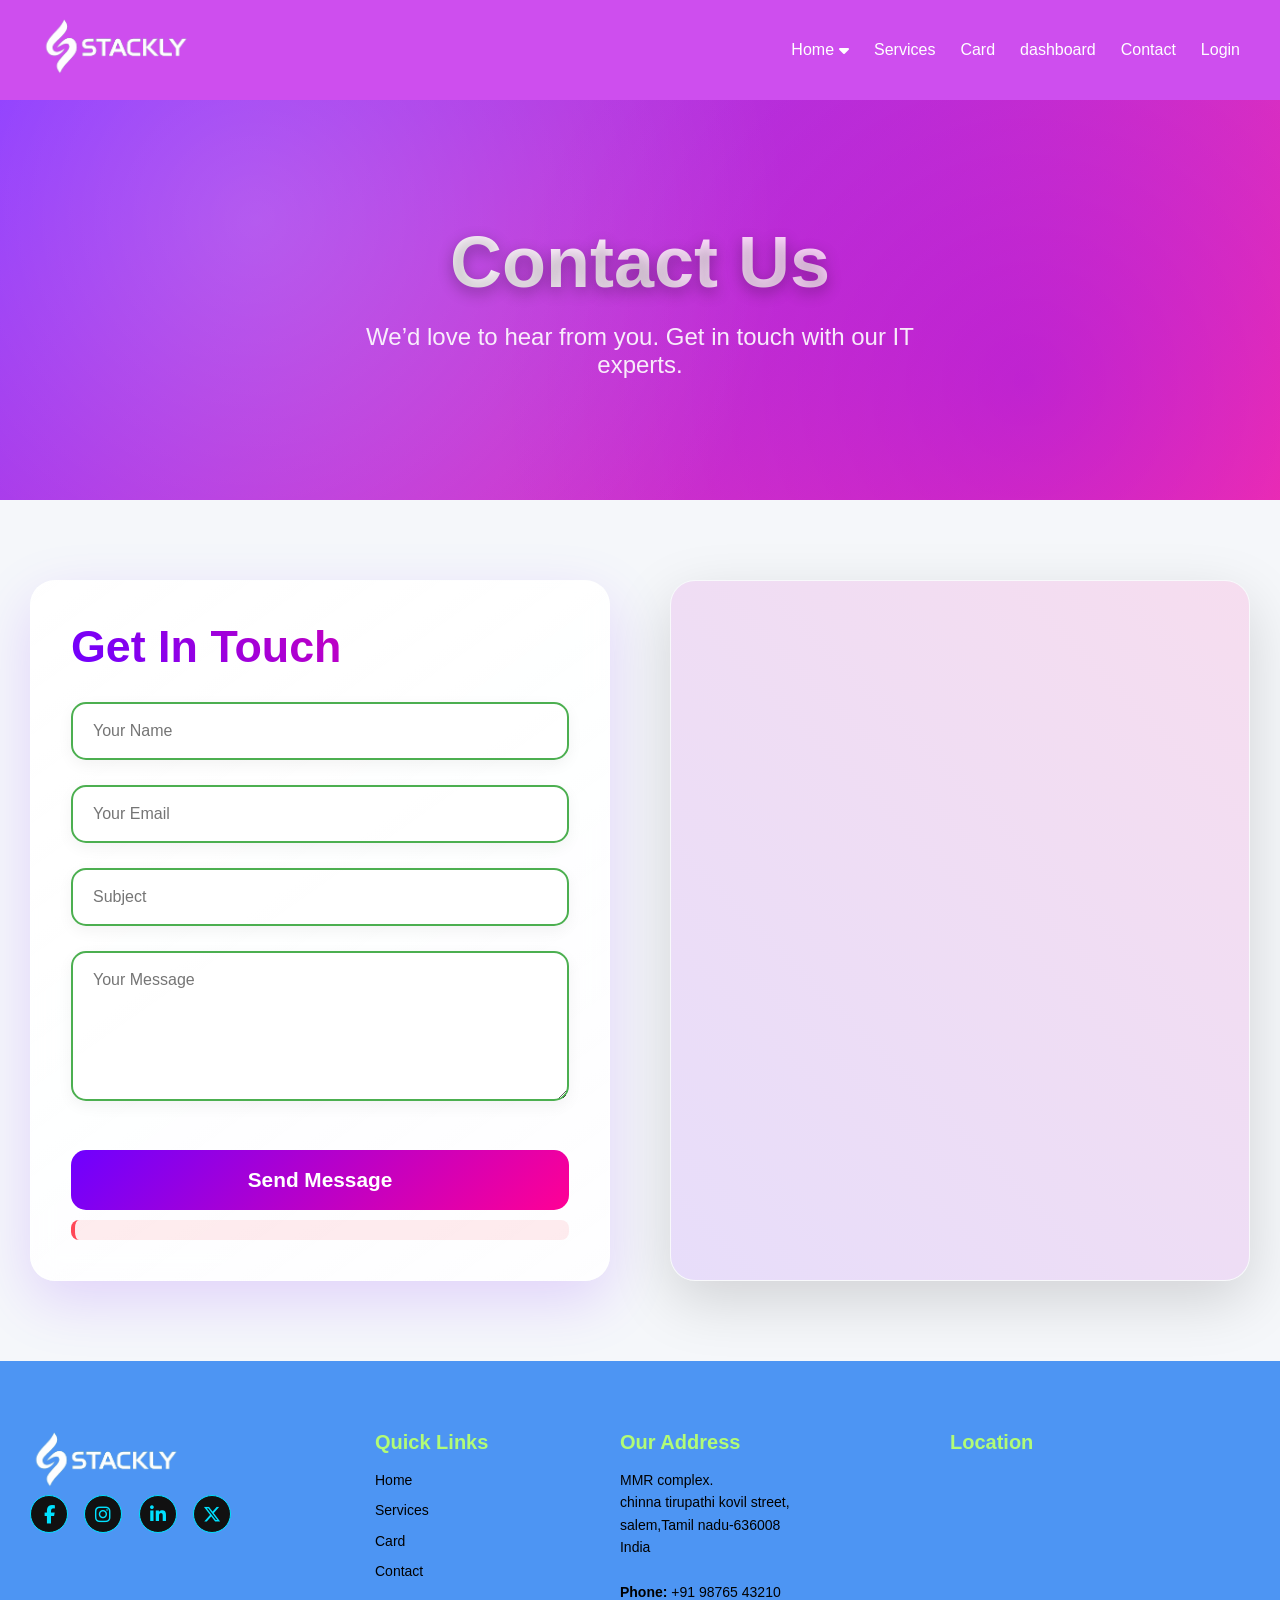
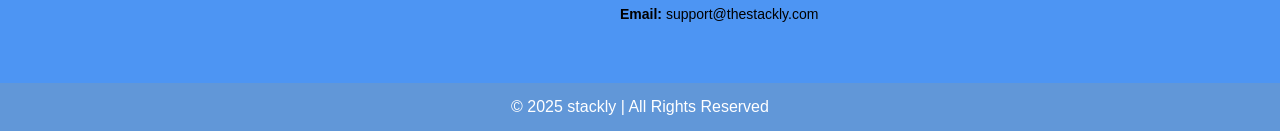
<file: contact1.html>
<!DOCTYPE html>
<html lang="en">
<head>
    <meta charset="UTF-8">
    <meta name="viewport" content="width=device-width, initial-scale=1.0">
    <title>IT Solutions & Technology</title>

    <!-- CSS Files -->
    
    <link rel="stylesheet" href="responsive.css">
    <link rel="stylesheet" href="contact.css">
    <link rel="stylesheet" href="https://cdnjs.cloudflare.com/ajax/libs/font-awesome/6.5.0/css/all.min.css">

</head>

<body>
<!-- ================= HEADER ================= -->
<header class="header">

    <a href="index.html">
        <img src="./white.webp" alt="Stackly Logo" style="height: 60px; ">
      </a>
      

    <!-- Navigation -->
    <nav class="navbar">
        <ul class="nav-links">

            <li class="dropdown">
                <a href="javascript:void(0)" class="dropdown-btn">Home <i class="fa-solid fa-caret-down"></i></a>
            
                <ul class="dropdown-content">
                    <li><a href="./index.html">Home 1</a></li>
                    <li><a href="./home2.html">Home 2</a></li>
                </ul>
            </li>

            <li><a href="./services1.html">Services</a></li>
                <li><a href="./card.html">Card</a></li>
                <li><a href="./dashboard1.html">dashboard</a></li>
                <li><a href="./contact1.html">Contact</a></li>
                <li><a href="./login1.html">Login</a></li>


        </ul>
    </nav>


    

    <!-- Toggle -->
    <div class="menu-toggle" id="menu-toggle">
        <i class="fa-solid fa-bars"></i>
    </div>

</header>



    

    <!-- ================= CONTACT HERO ================= -->
<section class="contact-hero">
    <div class="contact-hero-overlay">
        <h1>Contact Us</h1>
        <p>We’d love to hear from you. Get in touch with our IT experts.</p>
    </div>
</section>

<!-- ================= CONTACT CONTAINER ================= -->
<section class="contact-container">
    <div class="contact-form-box">
        <h2>Get In Touch</h2>

        <form id="contactForm">
            <div class="input-box">
                <input type="text" id="name" placeholder="Your Name">
            </div>

            <div class="input-box">
                <input type="email" id="email" placeholder="Your Email">
            </div>

            <div class="input-box">
                <input type="text" id="subject" placeholder="Subject">
            </div>

            <div class="input-box">
                <textarea id="message" placeholder="Your Message"></textarea>
            </div>

            <button type="submit" class="contact-btn">Send Message</button>

            <p id="error-msg" class="error-msg"></p>
        </form>
    </div>

    <div class="contact-map">
        <iframe 
            src="https://www.google.com/maps?q=Salem%20Tamil%20Nadu&output=embed"
            allowfullscreen="" 
            loading="lazy">
        </iframe>
    </div>
</section>



<!-- <footer> -->
    <footer class="footer">
        <div class="footer-container">
    
            <!-- Logo / About -->
            <div class="footer-box">
                <img src="./white.webp" alt="Stackly Logo" class="footer-logo"  style="height:60px;">
   
               
                <!-- <p>We deliver secure, scalable and innovative IT services for global businesses.</p><br> -->
    
                <!-- Social Icons -->
                <div class="footer-social">
                    <a href="./404.html"><i class="fa-brands fa-facebook-f"></i></a>
                    <a href="./404.html"><i class="fa-brands fa-instagram"></i></a>
                    <a href="./404.html"><i class="fa-brands fa-linkedin-in"></i></a>
                    <a href="./404.html"><i class="fa-brands fa-x-twitter"></i></a>
                </div>
            </div>
    
            <!-- Quick Links -->
            <div class="footer-box">
                <h3>Quick Links</h3>
                <ul>
                    <li><a href="./home2.html">Home </a></li>
                    <li><a href="./services1.html">Services</a></li>
                    <li><a href="./card.html">Card</a></li>
                    <li><a href="./contact1.html">Contact</a></li>
                </ul>
            </div>
    
            <!-- Address -->
            <div class="footer-box">
                <h3>Our Address</h3>
                <p>
                    MMR complex.<br>
                    chinna tirupathi kovil street,<br>
                    salem,Tamil nadu-636008<br>
                    <!-- Bengaluru, Karnataka – 560066<br> -->
                    India<br><br>
    
                    <strong>Phone:</strong> +91 98765 43210<br>
                    <strong>Email:</strong> support@thestackly.com
                </p>
            </div>
    
            <!-- Google Map -->
            <div class="footer-box">
                <h3>Location</h3>
                <iframe 
                src="https://www.google.com/maps?q=Salem%20Tamil%20Nadu&output=embed"
                    allowfullscreen="" 
                    loading="lazy">
                </iframe>
            </div>
    
        </div>
    
        <div class="footer-bottom">
            <p>© 2025 stackly | All Rights Reserved</p>
        </div>
    </footer>
    
    <!-- Script -->
    <script src="responsive.js"></script>
    
    





    <!-- Script -->
    
    <script>
        // CONTACT FORM VALIDATION + 404 REDIRECT
document.getElementById("contactForm").addEventListener("submit", function(e) {
    e.preventDefault();

    let name = document.getElementById("name").value.trim();
    let email = document.getElementById("email").value.trim();
    let subject = document.getElementById("subject").value.trim();
    let message = document.getElementById("message").value.trim();

    let errorMsg = document.getElementById("error-msg");

    if (name === "" || email === "" || subject === "" || message === "") {
        errorMsg.innerText = "Please fill all details.";
        return;
    }

    // Redirect to your 404 page
    window.location.href = "404.html";
});

    </script>
    

</body>
</html>
</file>
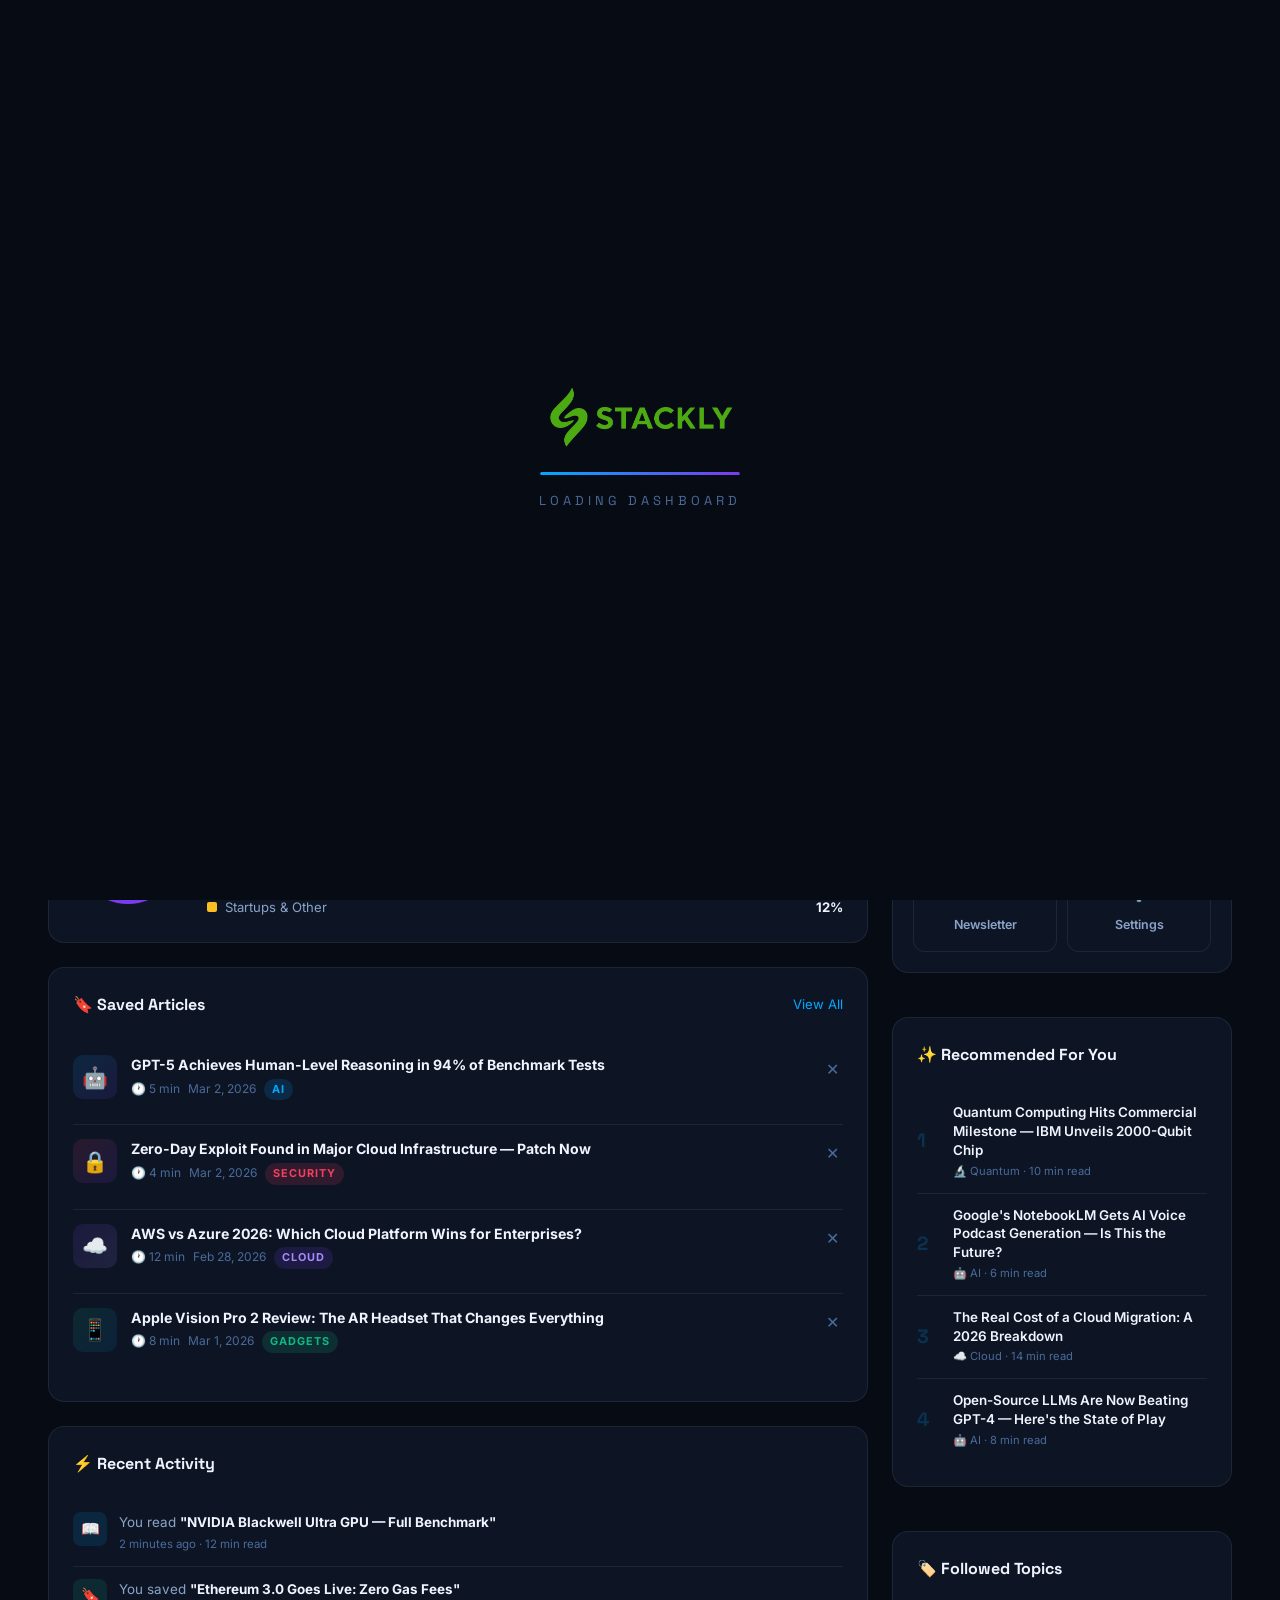
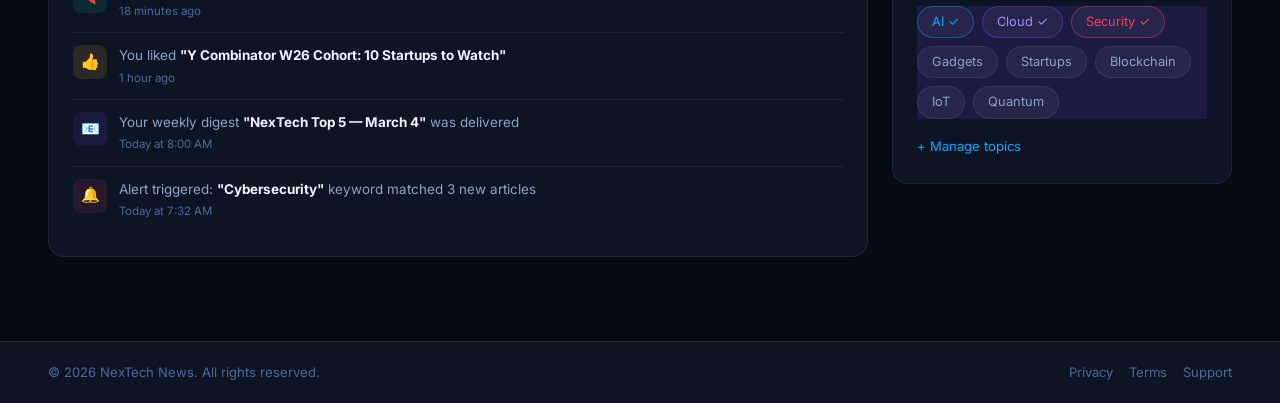
<file: dashboard.html>
<!DOCTYPE html>
<html lang="en">

<head>
    <meta charset="UTF-8" />
    <meta name="viewport" content="width=device-width, initial-scale=1.0, minimum-scale=1.0" />
    <meta name="description"
        content="NexTech News Dashboard – Your personal reading stats, saved articles, trending topics and analytics." />
    <title>Dashboard – NexTech News</title>
    <link rel="stylesheet" href="css/style.css" />
    <link rel="stylesheet" href="css/responsive.css" />
    <style>
        .dash-page {
            padding: calc(var(--nav-h) + 32px) clamp(16px, 4vw, 48px) 60px;
            max-width: 1300px;
            margin: 0 auto;
        }

        /* Header */
        .dash-header {
            display: flex;
            justify-content: space-between;
            align-items: center;
            flex-wrap: wrap;
            gap: 16px;
            margin-bottom: 36px;
        }

        .dash-greeting h1 {
            font-size: clamp(1.4rem, 3vw, 2rem);
            font-weight: 800;
            color: var(--text-primary);
            margin-bottom: 4px;
        }

        .dash-greeting p {
            font-size: 0.9rem;
            color: var(--text-secondary);
        }

        .dash-header-actions {
            display: flex;
            gap: 10px;
        }

        /* KPI Cards */
        .kpi-grid {
            display: grid;
            grid-template-columns: repeat(4, 1fr);
            gap: 20px;
            margin-bottom: 32px;
        }

        .kpi-card {
            background: var(--bg-card);
            border: 1px solid var(--border2);
            border-radius: 16px;
            padding: 22px 20px;
            position: relative;
            overflow: hidden;
            transition: var(--transition);
        }

        .kpi-card:hover {
            border-color: var(--border);
            transform: translateY(-3px);
            box-shadow: var(--shadow-glow);
        }

        .kpi-card::before {
            content: '';
            position: absolute;
            top: 0;
            left: 0;
            right: 0;
            height: 3px;
            border-radius: 16px 16px 0 0;
        }

        .kpi-card.blue::before {
            background: linear-gradient(90deg, var(--primary), var(--secondary));
        }

        .kpi-card.red::before {
            background: linear-gradient(90deg, var(--accent), #f97316);
        }

        .kpi-card.green::before {
            background: linear-gradient(90deg, #10b981, #059669);
        }

        .kpi-card.purple::before {
            background: linear-gradient(90deg, #7c3aed, #a78bfa);
        }

        .kpi-icon {
            font-size: 1.6rem;
            margin-bottom: 12px;
            display: block;
        }

        .kpi-val {
            font-family: var(--font-display);
            font-size: 2rem;
            font-weight: 900;
            color: var(--text-primary);
            line-height: 1;
            margin-bottom: 4px;
        }

        .kpi-label {
            font-size: 0.82rem;
            color: var(--text-secondary);
            margin-bottom: 10px;
        }

        .kpi-delta {
            font-size: 0.78rem;
            font-weight: 700;
            display: inline-flex;
            align-items: center;
            gap: 4px;
            padding: 3px 8px;
            border-radius: 99px;
        }

        .kpi-delta.up {
            background: rgba(16, 185, 129, .12);
            color: #10b981;
        }

        .kpi-delta.down {
            background: rgba(244, 63, 94, .12);
            color: var(--accent);
        }

        /* Dashboard grid */
        .dash-main {
            display: grid;
            grid-template-columns: 1fr 340px;
            gap: 24px;
            align-items: start;
        }

        /* Chart bar */
        .chart-card {
            background: var(--bg-card);
            border: 1px solid var(--border2);
            border-radius: 16px;
            padding: 24px;
            margin-bottom: 24px;
        }

        .chart-card-header {
            display: flex;
            justify-content: space-between;
            align-items: center;
            margin-bottom: 24px;
            flex-wrap: wrap;
            gap: 10px;
        }

        .chart-card-header h3 {
            font-family: var(--font-display);
            font-size: 1rem;
            font-weight: 700;
            color: var(--text-primary);
        }

        .chart-period {
            display: flex;
            gap: 4px;
        }

        .cp-btn {
            padding: 5px 12px;
            border-radius: 6px;
            background: transparent;
            border: 1px solid var(--border2);
            color: var(--text-muted);
            font-size: 0.78rem;
            cursor: pointer;
            transition: var(--transition);
            font-family: var(--font-main);
        }

        .cp-btn.active {
            background: rgba(0, 170, 255, .12);
            border-color: var(--primary);
            color: var(--primary);
        }

        .bar-chart {
            display: flex;
            align-items: flex-end;
            gap: 8px;
            height: 140px;
        }

        .bar-wrap {
            flex: 1;
            display: flex;
            flex-direction: column;
            align-items: center;
            gap: 6px;
            height: 100%;
        }

        .bar {
            width: 100%;
            border-radius: 4px 4px 0 0;
            transition: var(--transition);
            position: relative;
            cursor: pointer;
        }

        .bar:hover::after {
            content: attr(data-val);
            position: absolute;
            top: -24px;
            left: 50%;
            transform: translateX(-50%);
            background: var(--primary);
            color: #fff;
            font-size: 0.7rem;
            font-weight: 700;
            padding: 2px 7px;
            border-radius: 4px;
            white-space: nowrap;
        }

        .bar-lbl {
            font-size: 0.7rem;
            color: var(--text-muted);
        }

        /* Donut chart (CSS only) */
        .donut-wrap {
            display: flex;
            gap: 24px;
            align-items: center;
            flex-wrap: wrap;
        }

        .donut {
            width: 110px;
            height: 110px;
            border-radius: 50%;
            flex-shrink: 0;
            background: conic-gradient(var(--primary) 0% 38%, #7c3aed 38% 62%, var(--accent) 62% 76%, #10b981 76% 88%, #fbbf24 88% 100%);
            position: relative;
            display: flex;
            align-items: center;
            justify-content: center;
        }

        .donut::before {
            content: '';
            position: absolute;
            width: 66px;
            height: 66px;
            border-radius: 50%;
            background: var(--bg-card);
        }

        .donut-label {
            position: relative;
            z-index: 1;
            text-align: center;
        }

        .donut-label-num {
            font-size: 1rem;
            font-weight: 800;
            color: var(--text-primary);
        }

        .donut-label-sub {
            font-size: 0.65rem;
            color: var(--text-muted);
        }

        .donut-legend {
            display: flex;
            flex-direction: column;
            gap: 8px;
            flex: 1;
            min-width: 140px;
        }

        .dl-item {
            display: flex;
            align-items: center;
            gap: 8px;
            font-size: 0.82rem;
            color: var(--text-secondary);
        }

        .dl-dot {
            width: 10px;
            height: 10px;
            border-radius: 2px;
            flex-shrink: 0;
        }

        .dl-pct {
            margin-left: auto;
            font-weight: 700;
            color: var(--text-primary);
        }

        /* Saved articles */
        .saved-item {
            display: flex;
            gap: 14px;
            padding: 14px 0;
            border-bottom: 1px solid var(--border2);
            align-items: flex-start;
        }

        .saved-item:last-child {
            border-bottom: none;
        }

        .saved-icon {
            width: 44px;
            height: 44px;
            border-radius: 10px;
            display: flex;
            align-items: center;
            justify-content: center;
            font-size: 1.3rem;
            flex-shrink: 0;
        }

        .saved-body h4 {
            font-size: 0.88rem;
            font-weight: 700;
            color: var(--text-primary);
            line-height: 1.4;
            margin-bottom: 4px;
            cursor: pointer;
        }

        .saved-body h4:hover {
            color: var(--primary);
        }

        .saved-meta {
            font-size: 0.75rem;
            color: var(--text-muted);
            display: flex;
            gap: 8px;
        }

        .saved-del {
            background: none;
            border: none;
            color: var(--text-muted);
            font-size: 1rem;
            cursor: pointer;
            padding: 4px;
            border-radius: 6px;
            transition: var(--transition);
            margin-left: auto;
            flex-shrink: 0;
        }

        .saved-del:hover {
            color: var(--accent);
            background: rgba(244, 63, 94, .1);
        }

        /* Activity feed */
        .activity-item {
            display: flex;
            gap: 12px;
            align-items: flex-start;
            padding: 12px 0;
            border-bottom: 1px solid var(--border2);
        }

        .activity-item:last-child {
            border-bottom: none;
        }

        .act-icon {
            width: 34px;
            height: 34px;
            border-radius: 8px;
            display: flex;
            align-items: center;
            justify-content: center;
            font-size: 0.95rem;
            flex-shrink: 0;
        }

        .act-body {
            flex: 1;
        }

        .act-text {
            font-size: 0.84rem;
            color: var(--text-secondary);
            line-height: 1.5;
        }

        .act-text strong {
            color: var(--text-primary);
        }

        .act-time {
            font-size: 0.72rem;
            color: var(--text-muted);
            margin-top: 3px;
        }

        /* Sidebar widgets */
        .dash-sidebar {
            display: flex;
            flex-direction: column;
            gap: 20px;
        }

        /* Reading streak */
        .streak-card {
            background: linear-gradient(135deg, rgba(0, 170, 255, .08), rgba(124, 58, 237, .08));
            border: 1px solid rgba(0, 170, 255, .2);
            border-radius: 16px;
            padding: 22px;
            text-align: center;
        }

        .streak-num {
            font-family: var(--font-display);
            font-size: 3rem;
            font-weight: 900;
            background: linear-gradient(135deg, var(--primary), var(--secondary));
            -webkit-background-clip: text;
            -webkit-text-fill-color: transparent;
            background-clip: text;
            line-height: 1;
        }

        .streak-fire {
            font-size: 2rem;
            display: block;
            margin-bottom: 8px;
            animation: floatNum 2s ease-in-out infinite;
        }

        @keyframes floatNum {

            0%,
            100% {
                transform: translateY(0)
            }

            50% {
                transform: translateY(-6px)
            }
        }

        .streak-label {
            font-size: 0.82rem;
            color: var(--text-secondary);
            margin: 6px 0 14px;
        }

        .streak-days {
            display: flex;
            gap: 6px;
            justify-content: center;
        }

        .sd {
            width: 28px;
            height: 28px;
            border-radius: 6px;
            display: flex;
            align-items: center;
            justify-content: center;
            font-size: 0.65rem;
            font-weight: 700;
            color: var(--text-muted);
            background: var(--bg-secondary, rgba(255, 255, 255, 0.04));
            border: 1px solid var(--border2);
        }

        .sd.done {
            background: linear-gradient(135deg, var(--primary), var(--secondary));
            color: #fff;
            border-color: transparent;
        }

        .sd.today {
            border-color: var(--primary);
            color: var(--primary);
        }

        /* Recommended */
        .rec-item {
            display: flex;
            gap: 12px;
            padding: 12px 0;
            border-bottom: 1px solid var(--border2);
            align-items: center;
            cursor: pointer;
        }

        .rec-item:last-child {
            border-bottom: none;
        }

        .rec-item:hover .rec-title {
            color: var(--primary);
        }

        .rec-num {
            font-family: var(--font-display);
            font-size: 1.2rem;
            font-weight: 900;
            color: rgba(0, 170, 255, .2);
            min-width: 24px;
        }

        .rec-title {
            font-size: 0.84rem;
            font-weight: 600;
            color: var(--text-primary);
            line-height: 1.4;
            transition: var(--transition);
        }

        .rec-tag2 {
            font-size: 0.7rem;
            color: var(--text-muted);
            margin-top: 3px;
        }

        /* Quick actions */
        .quick-actions {
            display: grid;
            grid-template-columns: 1fr 1fr;
            gap: 10px;
        }

        .qa-btn {
            display: flex;
            flex-direction: column;
            align-items: center;
            gap: 8px;
            padding: 16px 10px;
            background: var(--bg-card);
            border: 1px solid var(--border2);
            border-radius: 12px;
            text-decoration: none;
            transition: var(--transition);
        }

        .qa-btn:hover {
            border-color: var(--primary);
            background: rgba(0, 170, 255, .06);
            transform: translateY(-2px);
        }

        .qa-icon {
            font-size: 1.4rem;
        }

        .qa-label {
            font-size: 0.78rem;
            font-weight: 600;
            color: var(--text-secondary);
            text-align: center;
        }

        /* Responsive */
        @media(max-width:1024px) {
            .kpi-grid {
                grid-template-columns: repeat(2, 1fr)
            }

            .dash-main {
                grid-template-columns: 1fr
            }
        }

        @media(max-width:540px) {
            .kpi-grid {
                grid-template-columns: 1fr 1fr
            }

            .kpi-val {
                font-size: 1.5rem
            }
        }
    </style>
</head>

<body>

    <div id="preloader">
        <img src="logo.webp" alt="NexTech" class="preloader-logo" />
        <div class="preloader-bar-wrap">
            <div class="preloader-bar"></div>
        </div>
        <p class="preloader-text">Loading Dashboard</p>
    </div>

    <nav class="navbar" id="navbar">
        <a href="home2.html" class="nav-logo">
            <img src="logo.webp" alt="NexTech Logo" />
        </a>
        <div class="nav-links">
            <div class="nav-dropdown" id="homeDropdown">
                <div class="nav-dropdown-trigger" id="homeDropdownTrigger">
                    Home2 <span class="nav-dropdown-arrow">▼</span>
                </div>
                <div class="nav-dropdown-menu">
                    <a href="index.html"><span class="dd-icon">🏡</span> Home </a>
                    
                </div>
            </div>
            
            
            <a href="dashboard.html">dashboard</a>
        </div>
        <div class="nav-actions">
            <a href="login.html" class="btn-nav-login">Sign In</a>
            <button class="nav-hamburger" id="hamburger"
                aria-label="Menu"><span></span><span></span><span></span></button>
        </div>
    </nav>

    <div class="nav-mobile" id="mobileNav">
        <a href="home2.html">🏠 Home2</a>
        <a href="index.html" style="padding-left:28px;font-size:0.85rem;opacity:0.8">└ 🏡 Home </a>
        <a href="dashboard.html">✉️ dashboard</a>
        <a href="login.html" class="btn-nav-login">Sign In</a>
    </div>

    <div class="dash-page">

        <!-- Header -->
        <div class="dash-header">
            <div class="dash-greeting">
                <h1>Good Evening, Reader 👋</h1>
                <p>Tuesday, March 4, 2026 · Here's your daily tech briefing</p>
            </div>
            <div class="dash-header-actions">
                <a href="news.html" class="btn btn-outline" style="padding:10px 20px;font-size:0.85rem">📰 Browse
                    News</a>
                <a href="login.html" class="btn btn-primary" style="padding:10px 20px;font-size:0.85rem">⚙️ My
                    Account</a>
            </div>
        </div>

        <!-- KPI Cards -->
        <div class="kpi-grid">
            <div class="kpi-card blue reveal">
                <span class="kpi-icon">📰</span>
                <div class="kpi-val" data-count="142" data-suffix="">0</div>
                <div class="kpi-label">Articles Read This Month</div>
                <span class="kpi-delta up">↑ 18% vs last month</span>
            </div>
            <div class="kpi-card green reveal">
                <span class="kpi-icon">⏱️</span>
                <div class="kpi-val" data-count="38" data-suffix="h">0</div>
                <div class="kpi-label">Reading Time This Month</div>
                <span class="kpi-delta up">↑ 24% vs last month</span>
            </div>
            <div class="kpi-card purple reveal">
                <span class="kpi-icon">🔖</span>
                <div class="kpi-val" data-count="27" data-suffix="">0</div>
                <div class="kpi-label">Saved Articles</div>
                <span class="kpi-delta down">↓ 3 new this week</span>
            </div>
            <div class="kpi-card red reveal">
                <span class="kpi-icon">🔥</span>
                <div class="kpi-val" data-count="14" data-suffix="">0</div>
                <div class="kpi-label">Day Reading Streak</div>
                <span class="kpi-delta up">↑ Personal best!</span>
            </div>
        </div>

        <!-- Main + Sidebar -->
        <div class="dash-main">
            <div>

                <!-- Bar chart -->
                <div class="chart-card reveal">
                    <div class="chart-card-header">
                        <h3>📈 Articles Read per Day</h3>
                        <div class="chart-period">
                            <button class="cp-btn active">7D</button>
                            <button class="cp-btn">30D</button>
                            <button class="cp-btn">All</button>
                        </div>
                    </div>
                    <div class="bar-chart" id="barChart">
                        <!-- Bars rendered by JS -->
                    </div>
                </div>

                <!-- Donut chart — Topics -->
                <div class="chart-card reveal">
                    <div class="chart-card-header">
                        <h3>🍩 Reading by Topic</h3>
                    </div>
                    <div class="donut-wrap">
                        <div class="donut">
                            <div class="donut-label">
                                <div class="donut-label-num">142</div>
                                <div class="donut-label-sub">articles</div>
                            </div>
                        </div>
                        <div class="donut-legend">
                            <div class="dl-item">
                                <div class="dl-dot" style="background:var(--primary)"></div> AI &amp; Machine Learning
                                <span class="dl-pct">38%</span>
                            </div>
                            <div class="dl-item">
                                <div class="dl-dot" style="background:#7c3aed"></div> Cloud Computing <span
                                    class="dl-pct">24%</span>
                            </div>
                            <div class="dl-item">
                                <div class="dl-dot" style="background:var(--accent)"></div> Cybersecurity <span
                                    class="dl-pct">14%</span>
                            </div>
                            <div class="dl-item">
                                <div class="dl-dot" style="background:#10b981"></div> Gadgets <span
                                    class="dl-pct">12%</span>
                            </div>
                            <div class="dl-item">
                                <div class="dl-dot" style="background:#fbbf24"></div> Startups &amp; Other <span
                                    class="dl-pct">12%</span>
                            </div>
                        </div>
                    </div>
                </div>

                <!-- Saved Articles -->
                <div class="chart-card reveal">
                    <div class="chart-card-header">
                        <h3>🔖 Saved Articles</h3>
                        <a href="news.html" style="font-size:0.82rem;color:var(--primary)">View All</a>
                    </div>
                    <div class="saved-item">
                        <div class="saved-icon"
                            style="background:linear-gradient(135deg,rgba(0,170,255,.12),rgba(124,58,237,.12))">🤖</div>
                        <div class="saved-body">
                            <h4>GPT-5 Achieves Human-Level Reasoning in 94% of Benchmark Tests</h4>
                            <div class="saved-meta"><span>🕐 5 min</span><span>Mar 2, 2026</span><span
                                    class="card-tag tag-ai" style="padding:2px 8px;font-size:0.68rem">AI</span></div>
                        </div>
                        <button class="saved-del" title="Remove">✕</button>
                    </div>
                    <div class="saved-item">
                        <div class="saved-icon"
                            style="background:linear-gradient(135deg,rgba(244,63,94,.12),rgba(124,58,237,.12))">🔒</div>
                        <div class="saved-body">
                            <h4>Zero-Day Exploit Found in Major Cloud Infrastructure — Patch Now</h4>
                            <div class="saved-meta"><span>🕐 4 min</span><span>Mar 2, 2026</span><span
                                    class="card-tag tag-security"
                                    style="padding:2px 8px;font-size:0.68rem">Security</span></div>
                        </div>
                        <button class="saved-del" title="Remove">✕</button>
                    </div>
                    <div class="saved-item">
                        <div class="saved-icon"
                            style="background:linear-gradient(135deg,rgba(124,58,237,.12),rgba(167,139,250,.12))">☁️
                        </div>
                        <div class="saved-body">
                            <h4>AWS vs Azure 2026: Which Cloud Platform Wins for Enterprises?</h4>
                            <div class="saved-meta"><span>🕐 12 min</span><span>Feb 28, 2026</span><span
                                    class="card-tag tag-cloud" style="padding:2px 8px;font-size:0.68rem">Cloud</span>
                            </div>
                        </div>
                        <button class="saved-del" title="Remove">✕</button>
                    </div>
                    <div class="saved-item">
                        <div class="saved-icon"
                            style="background:linear-gradient(135deg,rgba(16,185,129,.12),rgba(0,119,204,.12))">📱</div>
                        <div class="saved-body">
                            <h4>Apple Vision Pro 2 Review: The AR Headset That Changes Everything</h4>
                            <div class="saved-meta"><span>🕐 8 min</span><span>Mar 1, 2026</span><span
                                    class="card-tag tag-gadgets"
                                    style="padding:2px 8px;font-size:0.68rem">Gadgets</span></div>
                        </div>
                        <button class="saved-del" title="Remove">✕</button>
                    </div>
                </div>

                <!-- Recent Activity -->
                <div class="chart-card reveal">
                    <div class="chart-card-header">
                        <h3>⚡ Recent Activity</h3>
                    </div>
                    <div class="activity-item">
                        <div class="act-icon" style="background:rgba(0,170,255,.12)">📖</div>
                        <div class="act-body">
                            <div class="act-text">You read <strong>"NVIDIA Blackwell Ultra GPU — Full
                                    Benchmark"</strong></div>
                            <div class="act-time">2 minutes ago · 12 min read</div>
                        </div>
                    </div>
                    <div class="activity-item">
                        <div class="act-icon" style="background:rgba(16,185,129,.12)">🔖</div>
                        <div class="act-body">
                            <div class="act-text">You saved <strong>"Ethereum 3.0 Goes Live: Zero Gas Fees"</strong>
                            </div>
                            <div class="act-time">18 minutes ago</div>
                        </div>
                    </div>
                    <div class="activity-item">
                        <div class="act-icon" style="background:rgba(251,191,36,.12)">👍</div>
                        <div class="act-body">
                            <div class="act-text">You liked <strong>"Y Combinator W26 Cohort: 10 Startups to
                                    Watch"</strong></div>
                            <div class="act-time">1 hour ago</div>
                        </div>
                    </div>
                    <div class="activity-item">
                        <div class="act-icon" style="background:rgba(124,58,237,.12)">📧</div>
                        <div class="act-body">
                            <div class="act-text">Your weekly digest <strong>"NexTech Top 5 — March 4"</strong> was
                                delivered</div>
                            <div class="act-time">Today at 8:00 AM</div>
                        </div>
                    </div>
                    <div class="activity-item">
                        <div class="act-icon" style="background:rgba(244,63,94,.12)">🔔</div>
                        <div class="act-body">
                            <div class="act-text">Alert triggered: <strong>"Cybersecurity"</strong> keyword matched 3
                                new articles</div>
                            <div class="act-time">Today at 7:32 AM</div>
                        </div>
                    </div>
                </div>

            </div>

            <!-- Sidebar -->
            <div class="dash-sidebar">

                <!-- Streak -->
                <div class="streak-card reveal">
                    <span class="streak-fire">🔥</span>
                    <div class="streak-num" data-count="14" data-suffix="">0</div>
                    <div class="streak-label">Day Reading Streak — Keep it up!</div>
                    <div class="streak-days">
                        <div class="sd done">M</div>
                        <div class="sd done">T</div>
                        <div class="sd done">W</div>
                        <div class="sd done">T</div>
                        <div class="sd today">F</div>
                        <div class="sd">S</div>
                        <div class="sd">S</div>
                    </div>
                </div>

                <!-- Quick Actions -->
                <div class="chart-card reveal" style="padding:20px">
                    <div class="chart-card-header" style="margin-bottom:16px">
                        <h3>⚡ Quick Actions</h3>
                    </div>
                    <div class="quick-actions">
                        <a href="news.html" class="qa-btn"><span class="qa-icon">📰</span><span class="qa-label">Browse
                                News</span></a>
                        <a href="services.html" class="qa-btn"><span class="qa-icon">📡</span><span
                                class="qa-label">News API</span></a>
                        <a href="contact.html" class="qa-btn"><span class="qa-icon">✉️</span><span
                                class="qa-label">Newsletter</span></a>
                        <a href="login.html" class="qa-btn"><span class="qa-icon">⚙️</span><span
                                class="qa-label">Settings</span></a>
                    </div>
                </div>

                <!-- Recommended -->
                <div class="chart-card reveal">
                    <div class="chart-card-header">
                        <h3>✨ Recommended For You</h3>
                    </div>
                    <div class="rec-item">
                        <div class="rec-num">1</div>
                        <div>
                            <div class="rec-title">Quantum Computing Hits Commercial Milestone — IBM Unveils 2000-Qubit
                                Chip</div>
                            <div class="rec-tag2">🔬 Quantum · 10 min read</div>
                        </div>
                    </div>
                    <div class="rec-item">
                        <div class="rec-num">2</div>
                        <div>
                            <div class="rec-title">Google's NotebookLM Gets AI Voice Podcast Generation — Is This the
                                Future?</div>
                            <div class="rec-tag2">🤖 AI · 6 min read</div>
                        </div>
                    </div>
                    <div class="rec-item">
                        <div class="rec-num">3</div>
                        <div>
                            <div class="rec-title">The Real Cost of a Cloud Migration: A 2026 Breakdown</div>
                            <div class="rec-tag2">☁️ Cloud · 14 min read</div>
                        </div>
                    </div>
                    <div class="rec-item">
                        <div class="rec-num">4</div>
                        <div>
                            <div class="rec-title">Open-Source LLMs Are Now Beating GPT-4 — Here's the State of Play
                            </div>
                            <div class="rec-tag2">🤖 AI · 8 min read</div>
                        </div>
                    </div>
                </div>

                <!-- Topics followed -->
                <div class="chart-card reveal">
                    <div class="chart-card-header">
                        <h3>🏷️ Followed Topics</h3>
                    </div>
                    <div class="tag-cloud">
                        <span class="tag-pill" style="border-color:rgba(0,170,255,.4);color:var(--primary)">AI ✓</span>
                        <span class="tag-pill" style="border-color:rgba(124,58,237,.4);color:#a78bfa">Cloud ✓</span>
                        <span class="tag-pill" style="border-color:rgba(244,63,94,.4);color:var(--accent)">Security
                            ✓</span>
                        <span class="tag-pill">Gadgets</span>
                        <span class="tag-pill">Startups</span>
                        <span class="tag-pill">Blockchain</span>
                        <span class="tag-pill">IoT</span>
                        <span class="tag-pill">Quantum</span>
                    </div>
                    <div style="margin-top:14px"><a href="#" style="font-size:0.82rem;color:var(--primary)">+ Manage
                            topics</a></div>
                </div>

            </div>
        </div>
    </div>

    <!-- Footer (minimal) -->
    <footer
        style="background:var(--bg-card);border-top:1px solid var(--border2);padding:20px clamp(16px,4vw,48px);display:flex;justify-content:space-between;align-items:center;flex-wrap:wrap;gap:12px;font-size:0.82rem;color:var(--text-muted)">
        <span>© 2026 NexTech News. All rights reserved.</span>
        <div style="display:flex;gap:16px"><a href="#" style="color:var(--text-muted)">Privacy</a><a href="#"
                style="color:var(--text-muted)">Terms</a><a href="contact.html"
                style="color:var(--text-muted)">Support</a></div>
    </footer>

    <button id="scrollTop" aria-label="Scroll to top">↑</button>
    <script src="js/main.js"></script>
    <script>
        // Bar chart
        const barData = [
            { lbl: 'Mon', val: 8, color: 'var(--primary)' }, { lbl: 'Tue', val: 14, color: 'var(--primary)' },
            { lbl: 'Wed', val: 6, color: 'var(--primary)' }, { lbl: 'Thu', val: 19, color: 'var(--primary)' },
            { lbl: 'Fri', val: 11, color: 'var(--secondary)' }, { lbl: 'Sat', val: 4, color: 'var(--secondary)' },
            { lbl: 'Sun', val: 7, color: 'var(--accent)' }
        ];
        const max = Math.max(...barData.map(d => d.val));
        const chart = document.getElementById('barChart');
        if (chart) {
            barData.forEach(d => {
                const wrap = document.createElement('div'); wrap.className = 'bar-wrap';
                const bar = document.createElement('div'); bar.className = 'bar';
                const pct = Math.round((d.val / max) * 100);
                bar.style.cssText = `height:${pct}%;background:linear-gradient(180deg,${d.color},${d.color}99);margin-top:auto`;
                bar.setAttribute('data-val', d.val + ' articles');
                const lbl = document.createElement('div'); lbl.className = 'bar-lbl'; lbl.textContent = d.lbl;
                wrap.appendChild(bar); wrap.appendChild(lbl);
                chart.appendChild(wrap);
            });
        }
        // Chart period buttons
        document.querySelectorAll('.cp-btn').forEach(btn => {
            btn.addEventListener('click', function () {
                document.querySelectorAll('.cp-btn').forEach(b => b.classList.remove('active'));
                this.classList.add('active');
            });
        });
        // Delete saved items
        document.querySelectorAll('.saved-del').forEach(btn => {
            btn.addEventListener('click', function () {
                const item = this.closest('.saved-item');
                item.style.opacity = '0'; item.style.transform = 'translateX(20px)';
                item.style.transition = 'all 0.3s ease';
                setTimeout(() => item.remove(), 300);
            });
        });
    </script>
</body>

</html>
</file>
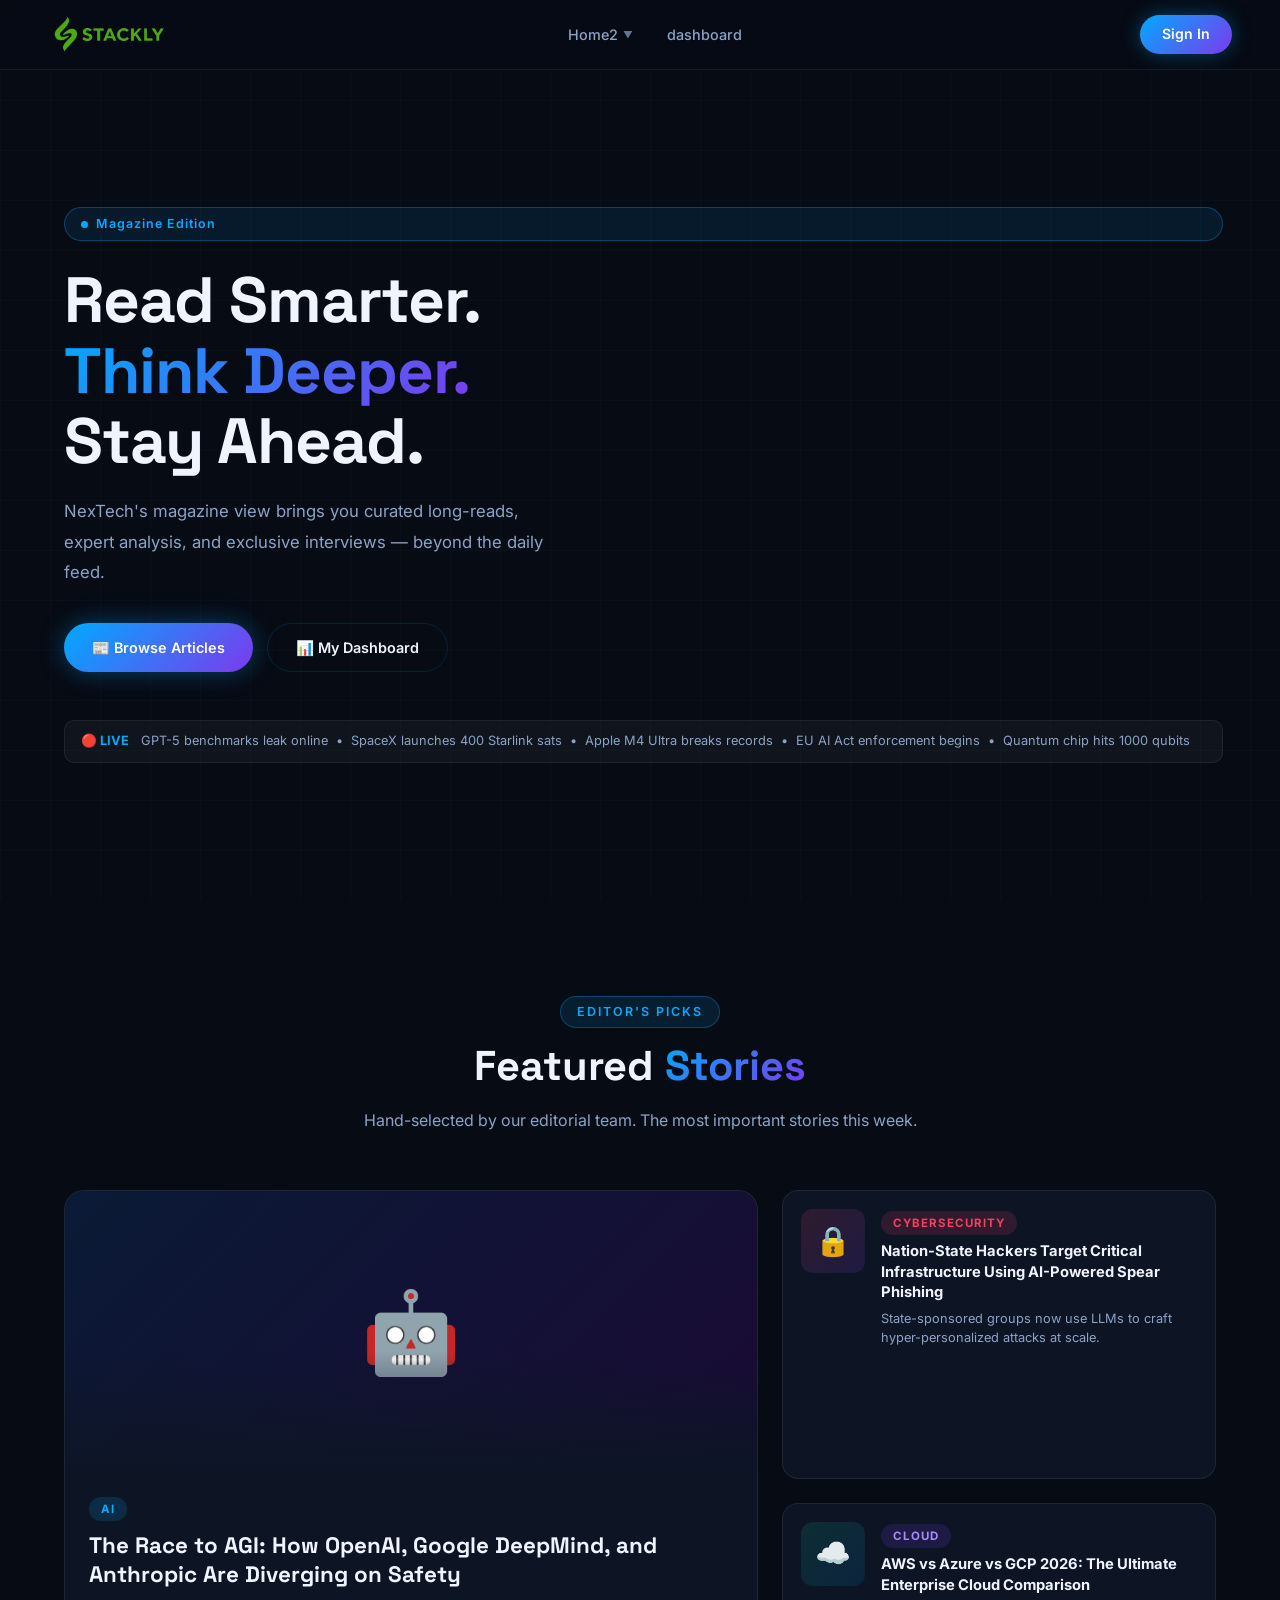
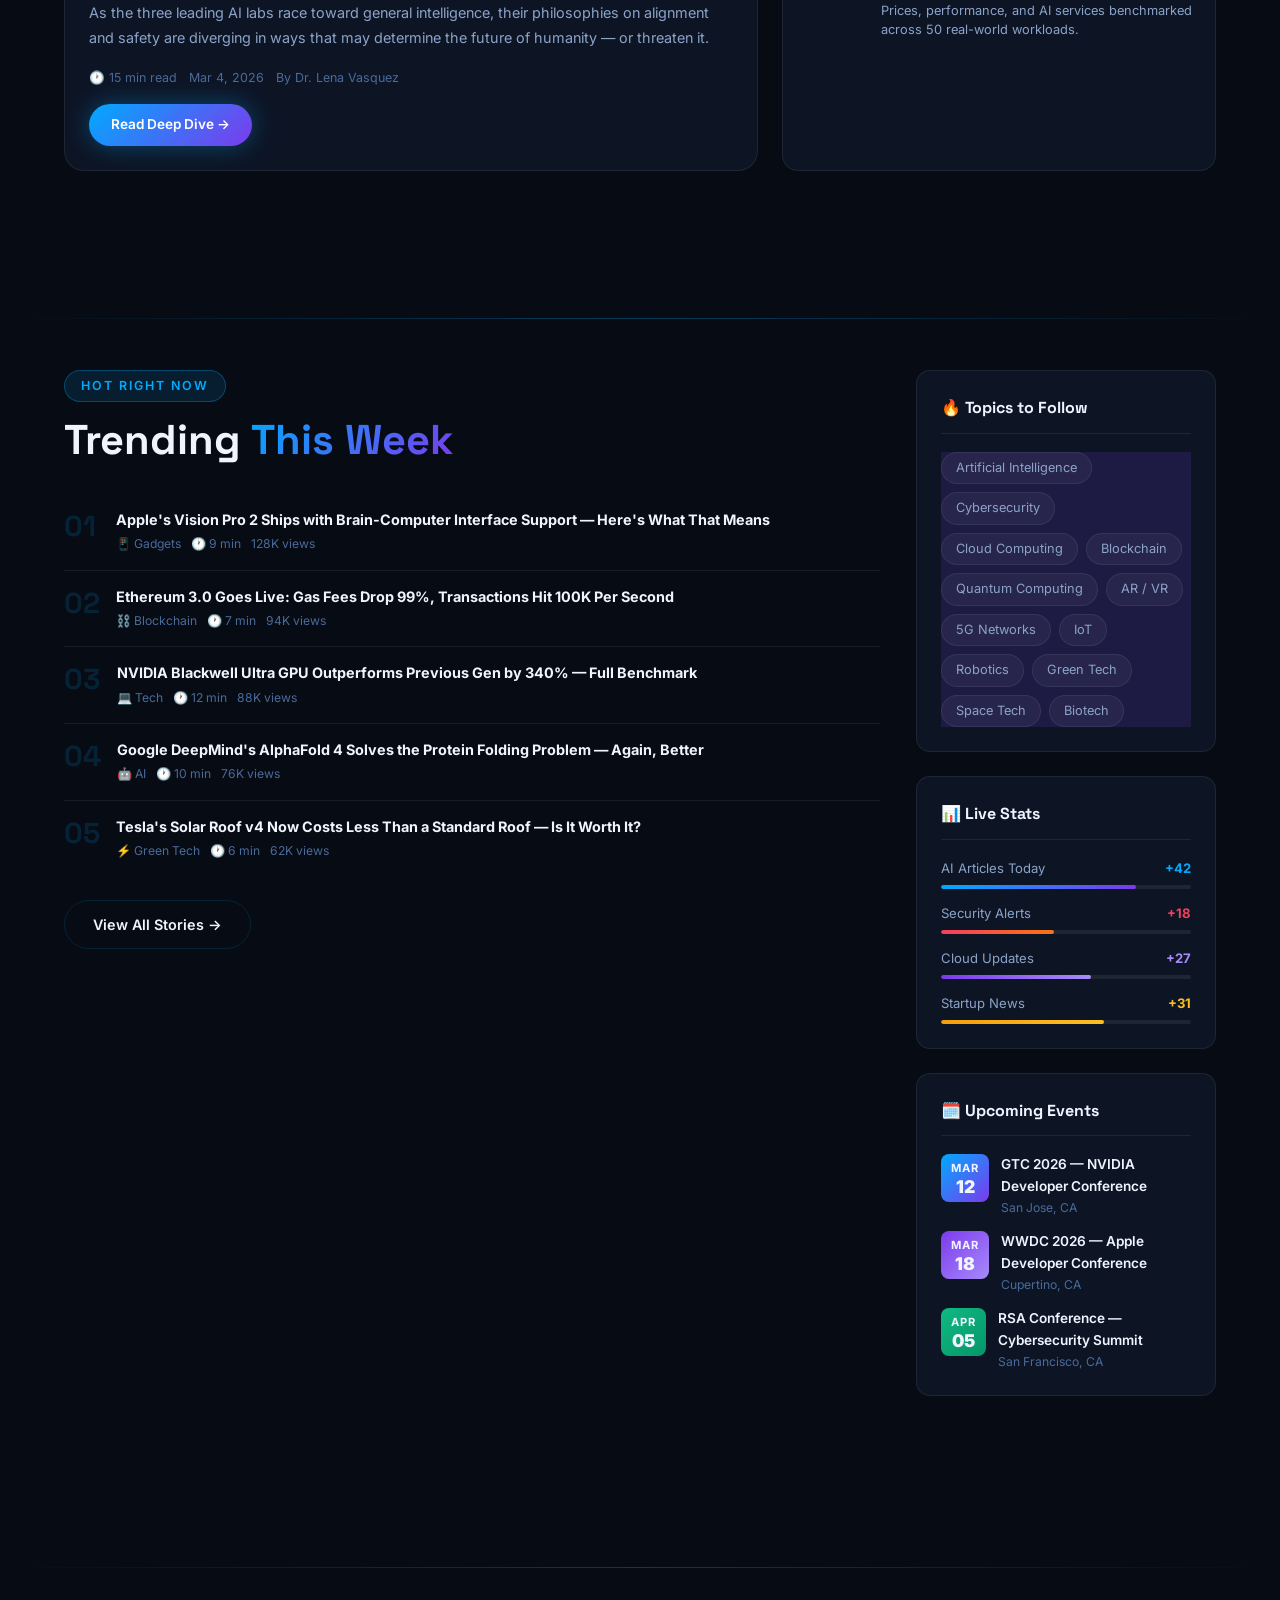
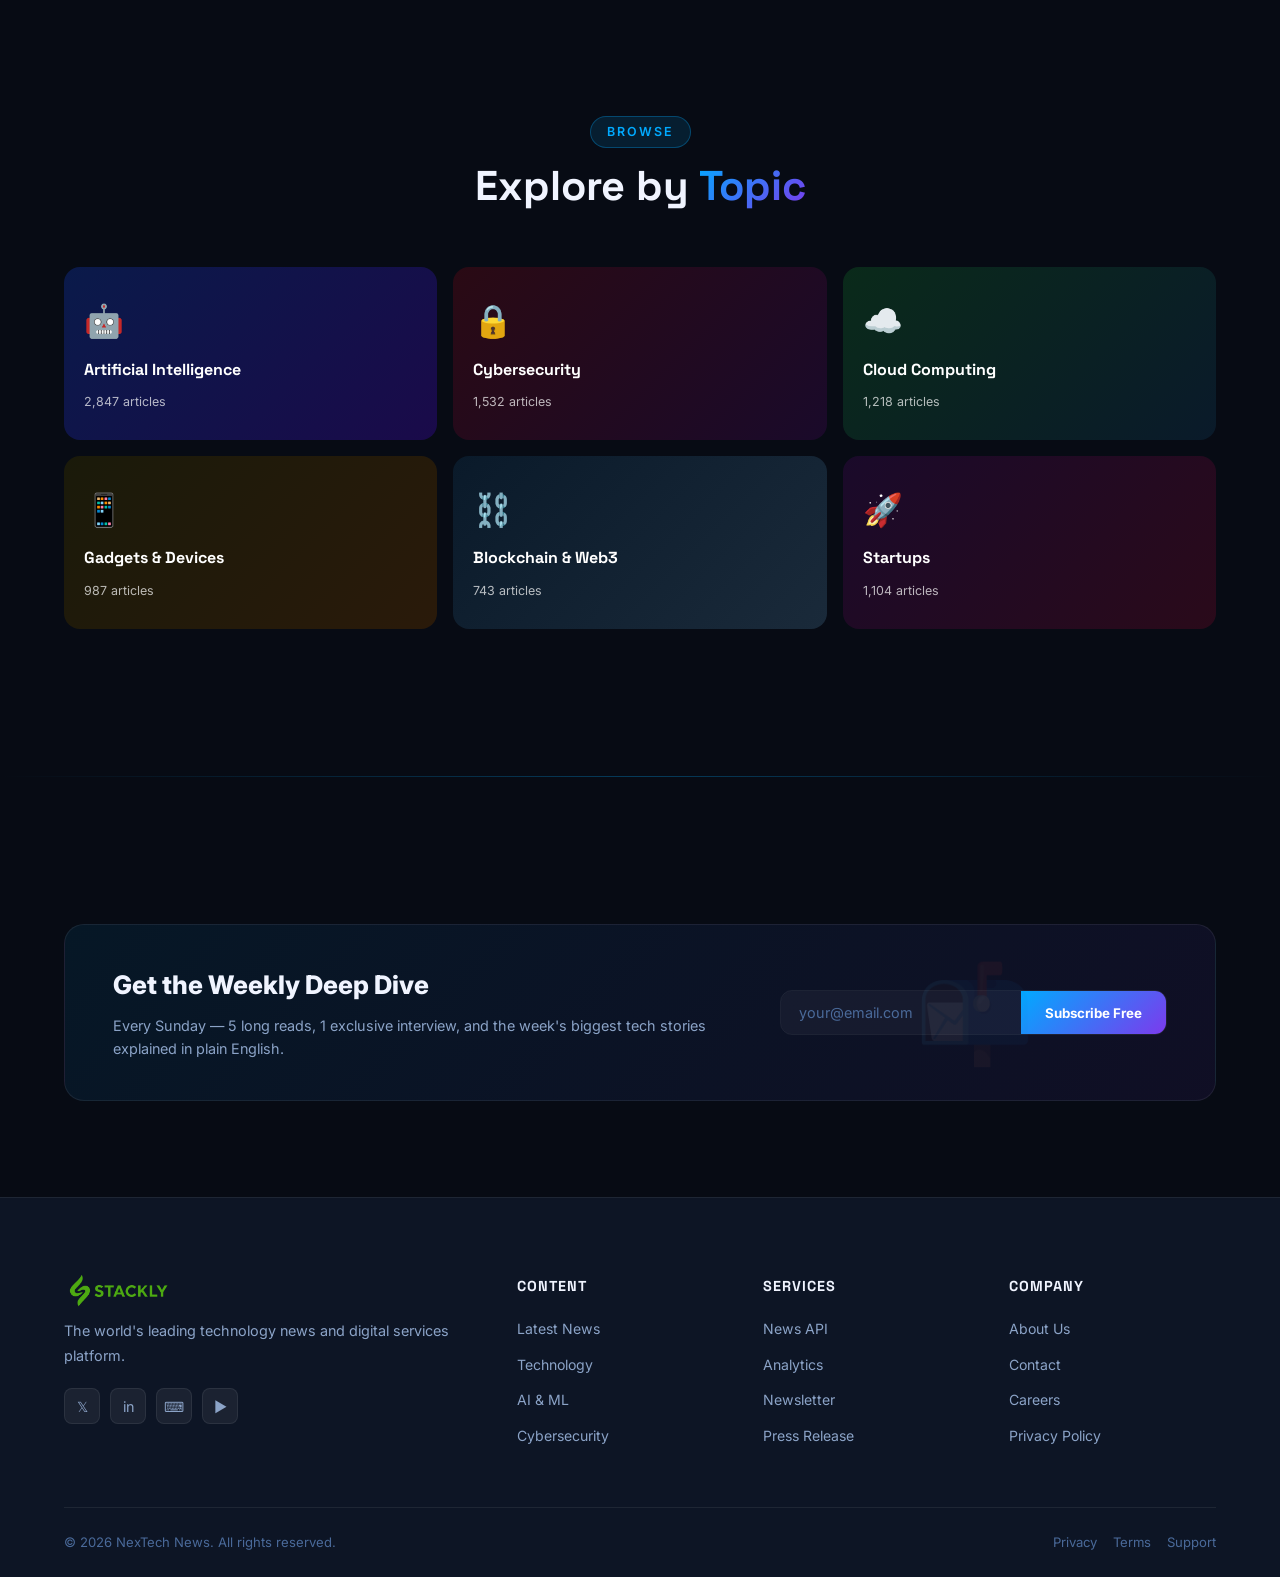
<file: home2.html>
﻿<!DOCTYPE html>
<html lang="en">

<head>
    <meta charset="UTF-8" />
    <meta name="viewport" content="width=device-width, initial-scale=1.0, minimum-scale=1.0" />
    <meta name="description"
        content="NexTech News – Your alternative home for cutting-edge technology journalism, deep dives, and exclusive analysis." />
    <title>Home 2 – NexTech News</title>
    <link rel="stylesheet" href="css/style.css" />
    <link rel="stylesheet" href="css/responsive.css" />
    <style>
        /* ── Hero Magazine ── */
        .h2-hero {
            min-height: 100vh;
            display: grid;
            grid-template-columns: 1fr 1fr;
            position: relative;
            overflow: hidden;
            padding-top: var(--nav-h);
        }

        .h2-hero-left {
            display: flex;
            flex-direction: column;
            justify-content: center;
            padding: clamp(48px, 8vw, 96px) clamp(24px, 5vw, 72px);
            position: relative;
            z-index: 2;
        }

        .h2-hero-right {
            position: relative;
            overflow: hidden;
        }

        .h2-hero-right-bg {
            position: absolute;
            inset: 0;
            background: linear-gradient(135deg, #0a1628 0%, #0d1f3c 50%, #0a1628 100%);
        }

        .h2-hero-art {
            position: absolute;
            inset: 0;
            display: flex;
            align-items: center;
            justify-content: center;
            flex-direction: column;
            gap: 20px;
        }

        .h2-floating-card {
            background: rgba(255, 255, 255, 0.04);
            border: 1px solid rgba(0, 170, 255, 0.2);
            border-radius: 16px;
            padding: 18px 22px;
            width: 280px;
            backdrop-filter: blur(10px);
            animation: floatCard 4s ease-in-out infinite;
        }

        .h2-floating-card:nth-child(2) {
            animation-delay: 1.3s;
            animation-duration: 5s;
        }

        .h2-floating-card:nth-child(3) {
            animation-delay: 0.7s;
            animation-duration: 4.5s;
        }

        @keyframes floatCard {

            0%,
            100% {
                transform: translateY(0) rotate(-1deg);
            }

            50% {
                transform: translateY(-12px) rotate(1deg);
            }
        }

        .h2-fc-tag {
            font-size: 0.7rem;
            font-weight: 700;
            letter-spacing: 1.5px;
            text-transform: uppercase;
            color: var(--primary);
            margin-bottom: 8px;
        }

        .h2-fc-title {
            font-size: 0.9rem;
            font-weight: 700;
            color: var(--text-primary);
            line-height: 1.4;
            margin-bottom: 8px;
        }

        .h2-fc-meta {
            font-size: 0.75rem;
            color: var(--text-muted);
            display: flex;
            align-items: center;
            gap: 8px;
        }

        .h2-fc-dot {
            width: 6px;
            height: 6px;
            border-radius: 50%;
            background: var(--primary);
            flex-shrink: 0;
            animation: livePulse 1.5s ease infinite;
        }

        .h2-badge {
            display: inline-flex;
            align-items: center;
            gap: 8px;
            background: rgba(0, 170, 255, 0.1);
            border: 1px solid rgba(0, 170, 255, 0.3);
            border-radius: 99px;
            padding: 6px 16px;
            font-size: 0.78rem;
            font-weight: 600;
            color: var(--primary);
            letter-spacing: 1px;
            margin-bottom: 24px;
        }

        .h2-badge-dot {
            width: 7px;
            height: 7px;
            border-radius: 50%;
            background: var(--primary);
            animation: livePulse 1.5s ease infinite;
        }

        .h2-hero-title {
            font-family: var(--font-display);
            font-size: clamp(2.2rem, 5vw, 4rem);
            font-weight: 900;
            line-height: 1.1;
            margin-bottom: 20px;
            letter-spacing: -1px;
        }

        .h2-hero-title .line2 {
            background: linear-gradient(135deg, var(--primary), var(--secondary));
            -webkit-background-clip: text;
            -webkit-text-fill-color: transparent;
            background-clip: text;
        }

        .h2-hero-desc {
            font-size: 1.05rem;
            color: var(--text-secondary);
            line-height: 1.8;
            max-width: 480px;
            margin-bottom: 36px;
        }

        .h2-hero-actions {
            display: flex;
            gap: 14px;
            flex-wrap: wrap;
            margin-bottom: 48px;
        }

        .h2-ticker-mini {
            display: flex;
            align-items: center;
            gap: 12px;
            background: rgba(255, 255, 255, 0.04);
            border: 1px solid var(--border2);
            border-radius: 10px;
            padding: 10px 16px;
            font-size: 0.8rem;
            color: var(--text-secondary);
            overflow: hidden;
        }

        .h2-ticker-label {
            color: var(--primary);
            font-weight: 700;
            white-space: nowrap;
        }

        .h2-ticker-scroll {
            overflow: hidden;
            flex: 1;
        }

        .h2-ticker-inner {
            white-space: nowrap;
            animation: tickerScroll 20s linear infinite;
            display: inline-block;
        }

        /* glowing grid bg */
        .h2-hero::before {
            content: '';
            position: absolute;
            inset: 0;
            z-index: 0;
            background-image:
                linear-gradient(rgba(0, 170, 255, 0.03) 1px, transparent 1px),
                linear-gradient(90deg, rgba(0, 170, 255, 0.03) 1px, transparent 1px);
            background-size: 50px 50px;
        }

        .h2-hero-left-grad {
            position: absolute;
            top: 0;
            right: 0;
            bottom: 0;
            width: 200px;
            background: linear-gradient(90deg, transparent, var(--bg-dark));
            z-index: 2;
            pointer-events: none;
        }

        /* ── Magazine Feature Grid ── */
        .mag-grid {
            display: grid;
            grid-template-columns: 1.6fr 1fr;
            grid-template-rows: auto auto;
            gap: 24px;
            margin-top: 48px;
        }

        .mag-feature {
            grid-row: 1 / 3;
            background: var(--bg-card);
            border: 1px solid var(--border2);
            border-radius: 20px;
            overflow: hidden;
            transition: var(--transition);
            position: relative;
        }

        .mag-feature:hover {
            transform: translateY(-4px);
            box-shadow: 0 20px 60px rgba(0, 0, 0, 0.4);
        }

        .mag-feature-img {
            height: 280px;
            background: linear-gradient(135deg, #0a1628, #1a2a4a);
            display: flex;
            align-items: center;
            justify-content: center;
            font-size: 5rem;
            position: relative;
            overflow: hidden;
        }

        .mag-feature-img::after {
            content: '';
            position: absolute;
            bottom: 0;
            left: 0;
            right: 0;
            height: 120px;
            background: linear-gradient(transparent, var(--bg-card));
        }

        .mag-feature-body {
            padding: 24px;
        }

        .mag-feature-body h2 {
            font-family: var(--font-display);
            font-size: 1.4rem;
            font-weight: 800;
            line-height: 1.3;
            color: var(--text-primary);
            margin-bottom: 12px;
            transition: var(--transition);
        }

        .mag-feature:hover .mag-feature-body h2 {
            color: var(--primary);
        }

        .mag-feature-body p {
            font-size: 0.9rem;
            color: var(--text-secondary);
            line-height: 1.7;
            margin-bottom: 18px;
        }

        .mag-side-card {
            background: var(--bg-card);
            border: 1px solid var(--border2);
            border-radius: 16px;
            display: flex;
            gap: 16px;
            padding: 18px;
            transition: var(--transition);
            text-decoration: none;
        }

        .mag-side-card:hover {
            border-color: rgba(0, 170, 255, 0.3);
            transform: translateX(4px);
        }

        .mag-side-icon {
            width: 64px;
            height: 64px;
            border-radius: 12px;
            display: flex;
            align-items: center;
            justify-content: center;
            font-size: 1.8rem;
            flex-shrink: 0;
        }

        .mag-side-body h4 {
            font-size: 0.92rem;
            font-weight: 700;
            color: var(--text-primary);
            line-height: 1.4;
            margin-bottom: 6px;
        }

        .mag-side-body p {
            font-size: 0.8rem;
            color: var(--text-secondary);
            line-height: 1.5;
        }

        /* ── Trending sidebar layout ── */
        .h2-content-layout {
            display: grid;
            grid-template-columns: 1fr 300px;
            gap: 36px;
            align-items: start;
        }

        .trending-list {
            display: flex;
            flex-direction: column;
            gap: 0;
        }

        .trending-row {
            display: flex;
            gap: 16px;
            align-items: flex-start;
            padding: 16px 0;
            border-bottom: 1px solid var(--border2);
        }

        .trending-row:last-child {
            border-bottom: none;
        }

        .tr-num {
            font-family: var(--font-display);
            font-size: 1.8rem;
            font-weight: 900;
            color: rgba(0, 170, 255, 0.15);
            line-height: 1;
            min-width: 36px;
            padding-top: 2px;
        }

        .tr-body h4 {
            font-size: 0.9rem;
            font-weight: 700;
            color: var(--text-primary);
            margin-bottom: 4px;
            line-height: 1.4;
        }

        .tr-body h4:hover {
            color: var(--primary);
            cursor: pointer;
        }

        .tr-meta {
            font-size: 0.76rem;
            color: var(--text-muted);
            display: flex;
            gap: 10px;
        }

        /* ── Topics mosaic ── */
        .topics-mosaic {
            display: grid;
            grid-template-columns: repeat(3, 1fr);
            gap: 16px;
            margin-top: 48px;
        }

        .topic-tile {
            border-radius: 16px;
            padding: 28px 20px;
            display: flex;
            flex-direction: column;
            gap: 10px;
            position: relative;
            overflow: hidden;
            cursor: pointer;
            transition: var(--transition);
            text-decoration: none;
        }

        .topic-tile:hover {
            transform: scale(1.03);
        }

        .topic-tile-icon {
            font-size: 2rem;
        }

        .topic-tile-name {
            font-family: var(--font-display);
            font-size: 1rem;
            font-weight: 700;
            color: #fff;
        }

        .topic-tile-count {
            font-size: 0.78rem;
            color: rgba(255, 255, 255, 0.7);
        }

        .topic-tile-arrow {
            position: absolute;
            right: 16px;
            top: 50%;
            transform: translateY(-50%);
            font-size: 1.2rem;
            opacity: 0;
            transition: var(--transition);
        }

        .topic-tile:hover .topic-tile-arrow {
            opacity: 0.7;
            right: 12px;
        }

        /* ── Newsletter banner ── */
        .h2-newsletter {
            display: grid;
            grid-template-columns: 1fr auto;
            gap: 32px;
            align-items: center;
            background: linear-gradient(135deg, rgba(0, 170, 255, 0.08), rgba(124, 58, 237, 0.08));
            border: 1px solid var(--border2);
            border-radius: 20px;
            padding: 40px 48px;
            position: relative;
            overflow: hidden;
        }

        .h2-newsletter::before {
            content: '📬';
            position: absolute;
            right: 180px;
            top: 50%;
            transform: translateY(-50%);
            font-size: 6rem;
            opacity: 0.06;
            pointer-events: none;
        }

        .h2-newsletter h2 {
            font-size: 1.6rem;
            font-weight: 800;
            margin-bottom: 8px;
        }

        .h2-newsletter p {
            color: var(--text-secondary);
            font-size: 0.9rem;
        }

        .h2-nl-form {
            display: flex;
            gap: 0;
            border-radius: 12px;
            overflow: hidden;
            border: 1px solid var(--border2);
            flex-shrink: 0;
        }

        .h2-nl-form input {
            background: rgba(255, 255, 255, 0.04);
            border: none;
            padding: 13px 18px;
            color: var(--text-primary);
            font-family: var(--font-main);
            font-size: 0.9rem;
            width: 240px;
            outline: none;
        }

        .h2-nl-form input::placeholder {
            color: var(--text-muted);
        }

        .h2-nl-form button {
            background: linear-gradient(135deg, var(--primary), var(--secondary));
            border: none;
            padding: 13px 24px;
            color: #fff;
            font-weight: 700;
            font-family: var(--font-main);
            cursor: pointer;
            white-space: nowrap;
        }

        .h2-nl-form button:hover {
            opacity: 0.9;
        }

        @media (max-width: 900px) {
            .h2-hero {
                grid-template-columns: 1fr;
            }

            .h2-hero-right {
                display: none;
            }

            .h2-content-layout {
                grid-template-columns: 1fr;
            }

            .mag-grid {
                grid-template-columns: 1fr;
            }

            .mag-feature {
                grid-row: auto;
            }

            .topics-mosaic {
                grid-template-columns: repeat(2, 1fr);
            }

            .h2-newsletter {
                grid-template-columns: 1fr;
            }

            .h2-nl-form input {
                width: 100%;
            }
        }

        @media (max-width: 540px) {
            .topics-mosaic {
                grid-template-columns: 1fr 1fr;
            }
        }
    </style>
</head>

<body>

    <!-- Preloader -->
    <div id="preloader">
        <img src="logo.webp" alt="NexTech" class="preloader-logo" />
        <div class="preloader-bar-wrap">
            <div class="preloader-bar"></div>
        </div>
        <p class="preloader-text">NexTech Home 2</p>
    </div>

    <!-- Navbar -->
    <nav class="navbar" id="navbar">
        <a href="home2.html" class="nav-logo">
            <img src="logo.webp" alt="NexTech Logo" />
        </a>
        <div class="nav-links">
            <div class="nav-dropdown" id="homeDropdown">
                <div class="nav-dropdown-trigger" id="homeDropdownTrigger">
                    Home2 <span class="nav-dropdown-arrow">▼</span>
                </div>
                <div class="nav-dropdown-menu">
                    <a href="index.html"><span class="dd-icon">🏡</span> Home </a>
                    
                </div>
            </div>
            
            
            <a href="dashboard.html">dashboard</a>
        </div>
        <div class="nav-actions">
            <a href="login.html" class="btn-nav-login">Sign In</a>
            <button class="nav-hamburger" id="hamburger"
                aria-label="Menu"><span></span><span></span><span></span></button>
        </div>
    </nav>

    <div class="nav-mobile" id="mobileNav">
        <a href="home2.html">🏠 Home2</a>
        <a href="index.html" style="padding-left:28px;font-size:0.85rem;opacity:0.8">└ 🏡 Home </a>
        <a href="dashboard.html">✉️ dashboard</a>
        <a href="login.html" class="btn-nav-login">Sign In</a>
    </div>

    <!-- Hero -->
    <section class="h2-hero">
        <div class="h2-hero-left">
            <div class="h2-badge">
                <div class="h2-badge-dot"></div> Magazine Edition
            </div>
            <h1 class="h2-hero-title">
                Read Smarter.<br />
                <span class="line2">Think Deeper.</span><br />
                Stay Ahead.
            </h1>
            <p class="h2-hero-desc">
                NexTech's magazine view brings you curated long-reads, expert analysis, and exclusive interviews —
                beyond the daily feed.
            </p>
            <div class="h2-hero-actions">
                <a href="news.html" class="btn btn-primary">📰 Browse Articles</a>
                <a href="dashboard.html" class="btn btn-outline">📊 My Dashboard</a>
            </div>
            <div class="h2-ticker-mini">
                <span class="h2-ticker-label">🔴 LIVE</span>
                <div class="h2-ticker-scroll">
                    <span class="h2-ticker-inner">GPT-5 benchmarks leak online &nbsp;•&nbsp; SpaceX launches 400
                        Starlink sats &nbsp;•&nbsp; Apple M4 Ultra breaks records &nbsp;•&nbsp; EU AI Act enforcement
                        begins &nbsp;•&nbsp; Quantum chip hits 1000 qubits &nbsp;&nbsp;&nbsp;</span>
                </div>
            </div>
        </div>
        <div class="h2-hero-right">
            <div class="h2-hero-right-bg"></div>
            <div class="h2-hero-left-grad"></div>
            <div class="h2-hero-art">
                <div class="h2-floating-card">
                    <div class="h2-fc-tag">🤖 Artificial Intelligence</div>
                    <div class="h2-fc-title">GPT-5 Rewrites the Rules of AGI Research in 2026</div>
                    <div class="h2-fc-meta">
                        <div class="h2-fc-dot"></div> 8 min read · Just now
                    </div>
                </div>
                <div class="h2-floating-card">
                    <div class="h2-fc-tag">🔒 Cybersecurity</div>
                    <div class="h2-fc-title">Zero-Day Exploit Hits 40M Enterprise Servers Globally</div>
                    <div class="h2-fc-meta">
                        <div class="h2-fc-dot"></div> 5 min read · 12 min ago
                    </div>
                </div>
                <div class="h2-floating-card">
                    <div class="h2-fc-tag">🚀 Startups</div>
                    <div class="h2-fc-title">Y Combinator W26 Cohort: 10 Startups to Watch</div>
                    <div class="h2-fc-meta">
                        <div class="h2-fc-dot"></div> 6 min read · 1 hr ago
                    </div>
                </div>
            </div>
        </div>
    </section>

    <!-- Magazine Grid -->
    <section class="section">
        <div class="section-header reveal">
            <span class="section-tag">Editor's Picks</span>
            <h2 class="section-title">Featured <span>Stories</span></h2>
            <p class="section-desc">Hand-selected by our editorial team. The most important stories this week.</p>
        </div>
        <div class="mag-grid reveal">
            <div class="mag-feature">
                <div class="mag-feature-img" style="background:linear-gradient(135deg,#0a1a35,#1a0a35)">🤖</div>
                <div class="mag-feature-body">
                    <span class="card-tag tag-ai">AI</span>
                    <h2>The Race to AGI: How OpenAI, Google DeepMind, and Anthropic Are Diverging on Safety</h2>
                    <p>As the three leading AI labs race toward general intelligence, their philosophies on alignment
                        and safety are diverging in ways that may determine the future of humanity — or threaten it.</p>
                    <div class="card-meta" style="margin-bottom:16px"><span>🕐 15 min read</span><span>Mar 4,
                            2026</span><span>By Dr. Lena Vasquez</span></div>
                    <a href="article.html" class="btn btn-primary" style="font-size:0.85rem;padding:10px 22px">Read Deep
                        Dive →</a>
                </div>
            </div>
            <a href="article.html" class="mag-side-card">
                <div class="mag-side-icon"
                    style="background:linear-gradient(135deg,rgba(244,63,94,.15),rgba(124,58,237,.15))">🔒</div>
                <div class="mag-side-body">
                    <span class="card-tag tag-security"
                        style="margin-bottom:6px;display:inline-block">Cybersecurity</span>
                    <h4>Nation-State Hackers Target Critical Infrastructure Using AI-Powered Spear Phishing</h4>
                    <p>State-sponsored groups now use LLMs to craft hyper-personalized attacks at scale.</p>
                </div>
            </a>
            <a href="article.html" class="mag-side-card">
                <div class="mag-side-icon"
                    style="background:linear-gradient(135deg,rgba(16,185,129,.15),rgba(0,119,204,.15))">☁️</div>
                <div class="mag-side-body">
                    <span class="card-tag tag-cloud" style="margin-bottom:6px;display:inline-block">Cloud</span>
                    <h4>AWS vs Azure vs GCP 2026: The Ultimate Enterprise Cloud Comparison</h4>
                    <p>Prices, performance, and AI services benchmarked across 50 real-world workloads.</p>
                </div>
            </a>
        </div>
    </section>

    <div class="divider"></div>

    <!-- Trending + Sidebar -->
    <section class="section" style="padding-top:0">
        <div class="h2-content-layout">
            <div>
                <div class="section-header reveal" style="text-align:left; margin-bottom:28px">
                    <span class="section-tag">Hot Right Now</span>
                    <h2 class="section-title">Trending <span>This Week</span></h2>
                </div>
                <div class="trending-list reveal">
                    <div class="trending-row">
                        <div class="tr-num">01</div>
                        <div class="tr-body">
                            <h4>Apple's Vision Pro 2 Ships with Brain-Computer Interface Support — Here's What That
                                Means</h4>
                            <div class="tr-meta"><span>📱 Gadgets</span><span>🕐 9 min</span><span>128K views</span>
                            </div>
                        </div>
                    </div>
                    <div class="trending-row">
                        <div class="tr-num">02</div>
                        <div class="tr-body">
                            <h4>Ethereum 3.0 Goes Live: Gas Fees Drop 99%, Transactions Hit 100K Per Second</h4>
                            <div class="tr-meta"><span>⛓️ Blockchain</span><span>🕐 7 min</span><span>94K views</span>
                            </div>
                        </div>
                    </div>
                    <div class="trending-row">
                        <div class="tr-num">03</div>
                        <div class="tr-body">
                            <h4>NVIDIA Blackwell Ultra GPU Outperforms Previous Gen by 340% — Full Benchmark</h4>
                            <div class="tr-meta"><span>💻 Tech</span><span>🕐 12 min</span><span>88K views</span></div>
                        </div>
                    </div>
                    <div class="trending-row">
                        <div class="tr-num">04</div>
                        <div class="tr-body">
                            <h4>Google DeepMind's AlphaFold 4 Solves the Protein Folding Problem — Again, Better</h4>
                            <div class="tr-meta"><span>🤖 AI</span><span>🕐 10 min</span><span>76K views</span></div>
                        </div>
                    </div>
                    <div class="trending-row">
                        <div class="tr-num">05</div>
                        <div class="tr-body">
                            <h4>Tesla's Solar Roof v4 Now Costs Less Than a Standard Roof — Is It Worth It?</h4>
                            <div class="tr-meta"><span>⚡ Green Tech</span><span>🕐 6 min</span><span>62K views</span>
                            </div>
                        </div>
                    </div>
                </div>
                <div style="margin-top:24px"><a href="news.html" class="btn btn-outline">View All Stories →</a></div>
            </div>

            <!-- Sidebar -->
            <div>
                <div class="sidebar-widget reveal">
                    <h3>🔥 Topics to Follow</h3>
                    <div class="tag-cloud">
                        <span class="tag-pill">Artificial Intelligence</span>
                        <span class="tag-pill">Cybersecurity</span>
                        <span class="tag-pill">Cloud Computing</span>
                        <span class="tag-pill">Blockchain</span>
                        <span class="tag-pill">Quantum Computing</span>
                        <span class="tag-pill">AR / VR</span>
                        <span class="tag-pill">5G Networks</span>
                        <span class="tag-pill">IoT</span>
                        <span class="tag-pill">Robotics</span>
                        <span class="tag-pill">Green Tech</span>
                        <span class="tag-pill">Space Tech</span>
                        <span class="tag-pill">Biotech</span>
                    </div>
                </div>
                <div class="sidebar-widget reveal">
                    <h3>📊 Live Stats</h3>
                    <div style="display:flex;flex-direction:column;gap:14px">
                        <div>
                            <div
                                style="display:flex;justify-content:space-between;font-size:0.82rem;color:var(--text-secondary);margin-bottom:6px">
                                <span>AI Articles Today</span><span
                                    style="color:var(--primary);font-weight:700">+42</span></div>
                            <div style="height:4px;background:var(--border2);border-radius:99px;overflow:hidden">
                                <div
                                    style="width:78%;height:100%;background:linear-gradient(90deg,var(--primary),var(--secondary));border-radius:99px">
                                </div>
                            </div>
                        </div>
                        <div>
                            <div
                                style="display:flex;justify-content:space-between;font-size:0.82rem;color:var(--text-secondary);margin-bottom:6px">
                                <span>Security Alerts</span><span style="color:var(--accent);font-weight:700">+18</span>
                            </div>
                            <div style="height:4px;background:var(--border2);border-radius:99px;overflow:hidden">
                                <div
                                    style="width:45%;height:100%;background:linear-gradient(90deg,var(--accent),#f97316);border-radius:99px">
                                </div>
                            </div>
                        </div>
                        <div>
                            <div
                                style="display:flex;justify-content:space-between;font-size:0.82rem;color:var(--text-secondary);margin-bottom:6px">
                                <span>Cloud Updates</span><span style="color:#a78bfa;font-weight:700">+27</span></div>
                            <div style="height:4px;background:var(--border2);border-radius:99px;overflow:hidden">
                                <div
                                    style="width:60%;height:100%;background:linear-gradient(90deg,#7c3aed,#a78bfa);border-radius:99px">
                                </div>
                            </div>
                        </div>
                        <div>
                            <div
                                style="display:flex;justify-content:space-between;font-size:0.82rem;color:var(--text-secondary);margin-bottom:6px">
                                <span>Startup News</span><span style="color:#fbbf24;font-weight:700">+31</span></div>
                            <div style="height:4px;background:var(--border2);border-radius:99px;overflow:hidden">
                                <div
                                    style="width:65%;height:100%;background:linear-gradient(90deg,#f59e0b,#fbbf24);border-radius:99px">
                                </div>
                            </div>
                        </div>
                    </div>
                </div>
                <div class="sidebar-widget reveal">
                    <h3>🗓️ Upcoming Events</h3>
                    <div style="display:flex;flex-direction:column;gap:14px">
                        <div style="display:flex;gap:12px;align-items:flex-start">
                            <div
                                style="background:linear-gradient(135deg,var(--primary),var(--secondary));border-radius:8px;padding:6px 10px;text-align:center;min-width:44px;flex-shrink:0">
                                <div style="font-size:0.7rem;font-weight:700;letter-spacing:1px">MAR</div>
                                <div style="font-size:1.1rem;font-weight:900;line-height:1">12</div>
                            </div>
                            <div>
                                <div style="font-size:0.85rem;font-weight:600;color:var(--text-primary)">GTC 2026 —
                                    NVIDIA Developer Conference</div>
                                <div style="font-size:0.76rem;color:var(--text-muted)">San Jose, CA</div>
                            </div>
                        </div>
                        <div style="display:flex;gap:12px;align-items:flex-start">
                            <div
                                style="background:linear-gradient(135deg,#7c3aed,#a78bfa);border-radius:8px;padding:6px 10px;text-align:center;min-width:44px;flex-shrink:0">
                                <div style="font-size:0.7rem;font-weight:700;letter-spacing:1px">MAR</div>
                                <div style="font-size:1.1rem;font-weight:900;line-height:1">18</div>
                            </div>
                            <div>
                                <div style="font-size:0.85rem;font-weight:600;color:var(--text-primary)">WWDC 2026 —
                                    Apple Developer Conference</div>
                                <div style="font-size:0.76rem;color:var(--text-muted)">Cupertino, CA</div>
                            </div>
                        </div>
                        <div style="display:flex;gap:12px;align-items:flex-start">
                            <div
                                style="background:linear-gradient(135deg,#10b981,#059669);border-radius:8px;padding:6px 10px;text-align:center;min-width:44px;flex-shrink:0">
                                <div style="font-size:0.7rem;font-weight:700;letter-spacing:1px">APR</div>
                                <div style="font-size:1.1rem;font-weight:900;line-height:1">05</div>
                            </div>
                            <div>
                                <div style="font-size:0.85rem;font-weight:600;color:var(--text-primary)">RSA Conference
                                    — Cybersecurity Summit</div>
                                <div style="font-size:0.76rem;color:var(--text-muted)">San Francisco, CA</div>
                            </div>
                        </div>
                    </div>
                </div>
            </div>
        </div>
    </section>

    <div class="divider"></div>

    <!-- Topic Tiles -->
    <section class="section">
        <div class="section-header reveal">
            <span class="section-tag">Browse</span>
            <h2 class="section-title">Explore by <span>Topic</span></h2>
        </div>
        <div class="topics-mosaic reveal">
            <a href="news.html" class="topic-tile" style="background:linear-gradient(135deg,#0a1a4a,#1a0a4a)">
                <div class="topic-tile-icon">🤖</div>
                <div class="topic-tile-name">Artificial Intelligence</div>
                <div class="topic-tile-count">2,847 articles</div>
                <span class="topic-tile-arrow">→</span>
            </a>
            <a href="news.html" class="topic-tile" style="background:linear-gradient(135deg,#2a0a14,#1a0a2a)">
                <div class="topic-tile-icon">🔒</div>
                <div class="topic-tile-name">Cybersecurity</div>
                <div class="topic-tile-count">1,532 articles</div>
                <span class="topic-tile-arrow">→</span>
            </a>
            <a href="news.html" class="topic-tile" style="background:linear-gradient(135deg,#0a2a1a,#0a1a2a)">
                <div class="topic-tile-icon">☁️</div>
                <div class="topic-tile-name">Cloud Computing</div>
                <div class="topic-tile-count">1,218 articles</div>
                <span class="topic-tile-arrow">→</span>
            </a>
            <a href="news.html" class="topic-tile" style="background:linear-gradient(135deg,#1a1a0a,#2a1a0a)">
                <div class="topic-tile-icon">📱</div>
                <div class="topic-tile-name">Gadgets &amp; Devices</div>
                <div class="topic-tile-count">987 articles</div>
                <span class="topic-tile-arrow">→</span>
            </a>
            <a href="news.html" class="topic-tile" style="background:linear-gradient(135deg,#0a1a2a,#1a2a3a)">
                <div class="topic-tile-icon">⛓️</div>
                <div class="topic-tile-name">Blockchain &amp; Web3</div>
                <div class="topic-tile-count">743 articles</div>
                <span class="topic-tile-arrow">→</span>
            </a>
            <a href="news.html" class="topic-tile" style="background:linear-gradient(135deg,#1a0a2a,#2a0a1a)">
                <div class="topic-tile-icon">🚀</div>
                <div class="topic-tile-name">Startups</div>
                <div class="topic-tile-count">1,104 articles</div>
                <span class="topic-tile-arrow">→</span>
            </a>
        </div>
    </section>

    <div class="divider"></div>

    <!-- Newsletter -->
    <section class="section">
        <div class="h2-newsletter reveal">
            <div>
                <h2>Get the Weekly Deep Dive</h2>
                <p>Every Sunday — 5 long reads, 1 exclusive interview, and the week's biggest tech stories explained in
                    plain English.</p>
            </div>
            <form class="h2-nl-form" id="newsletterForm">
                <input type="email" placeholder="your@email.com" required />
                <button type="submit">Subscribe Free</button>
            </form>
        </div>
    </section>

    <!-- Footer -->
    <footer class="footer">
        <div class="footer-top">
            <div class="footer-brand">
                <a href="index.html" class="nav-logo" style="margin-bottom:0">
                    <img src="logo.webp" alt="NexTech" style="height:32px;width:auto;object-fit:contain" />
                </a>
                <p>The world's leading technology news and digital services platform.</p>
                <div class="footer-social">
                    <a href="#" class="social-icon">𝕏</a><a href="#" class="social-icon">in</a>
                    <a href="#" class="social-icon">⌨</a><a href="#" class="social-icon">▶</a>
                </div>
            </div>
            <div class="footer-col">
                <h4>Content</h4>
                <ul>
                    <li><a href="news.html">Latest News</a></li>
                    <li><a href="tech.html">Technology</a></li>
                    <li><a href="article.html">AI &amp; ML</a></li>
                    <li><a href="news.html">Cybersecurity</a></li>
                </ul>
            </div>
            <div class="footer-col">
                <h4>Services</h4>
                <ul>
                    <li><a href="services.html">News API</a></li>
                    <li><a href="services.html">Analytics</a></li>
                    <li><a href="services.html">Newsletter</a></li>
                    <li><a href="services.html">Press Release</a></li>
                </ul>
            </div>
            <div class="footer-col">
                <h4>Company</h4>
                <ul>
                    <li><a href="about.html">About Us</a></li>
                    <li><a href="contact.html">Contact</a></li>
                    <li><a href="#">Careers</a></li>
                    <li><a href="#">Privacy Policy</a></li>
                </ul>
            </div>
        </div>
        <div class="footer-bottom">
            <p>© 2026 NexTech News. All rights reserved.</p>
            <div style="display:flex;gap:16px"><a href="#">Privacy</a><a href="#">Terms</a><a
                    href="contact.html">Support</a></div>
        </div>
    </footer>

    <button id="scrollTop" aria-label="Scroll to top">↑</button>
    <script src="js/main.js"></script>
</body>

</html>
</file>
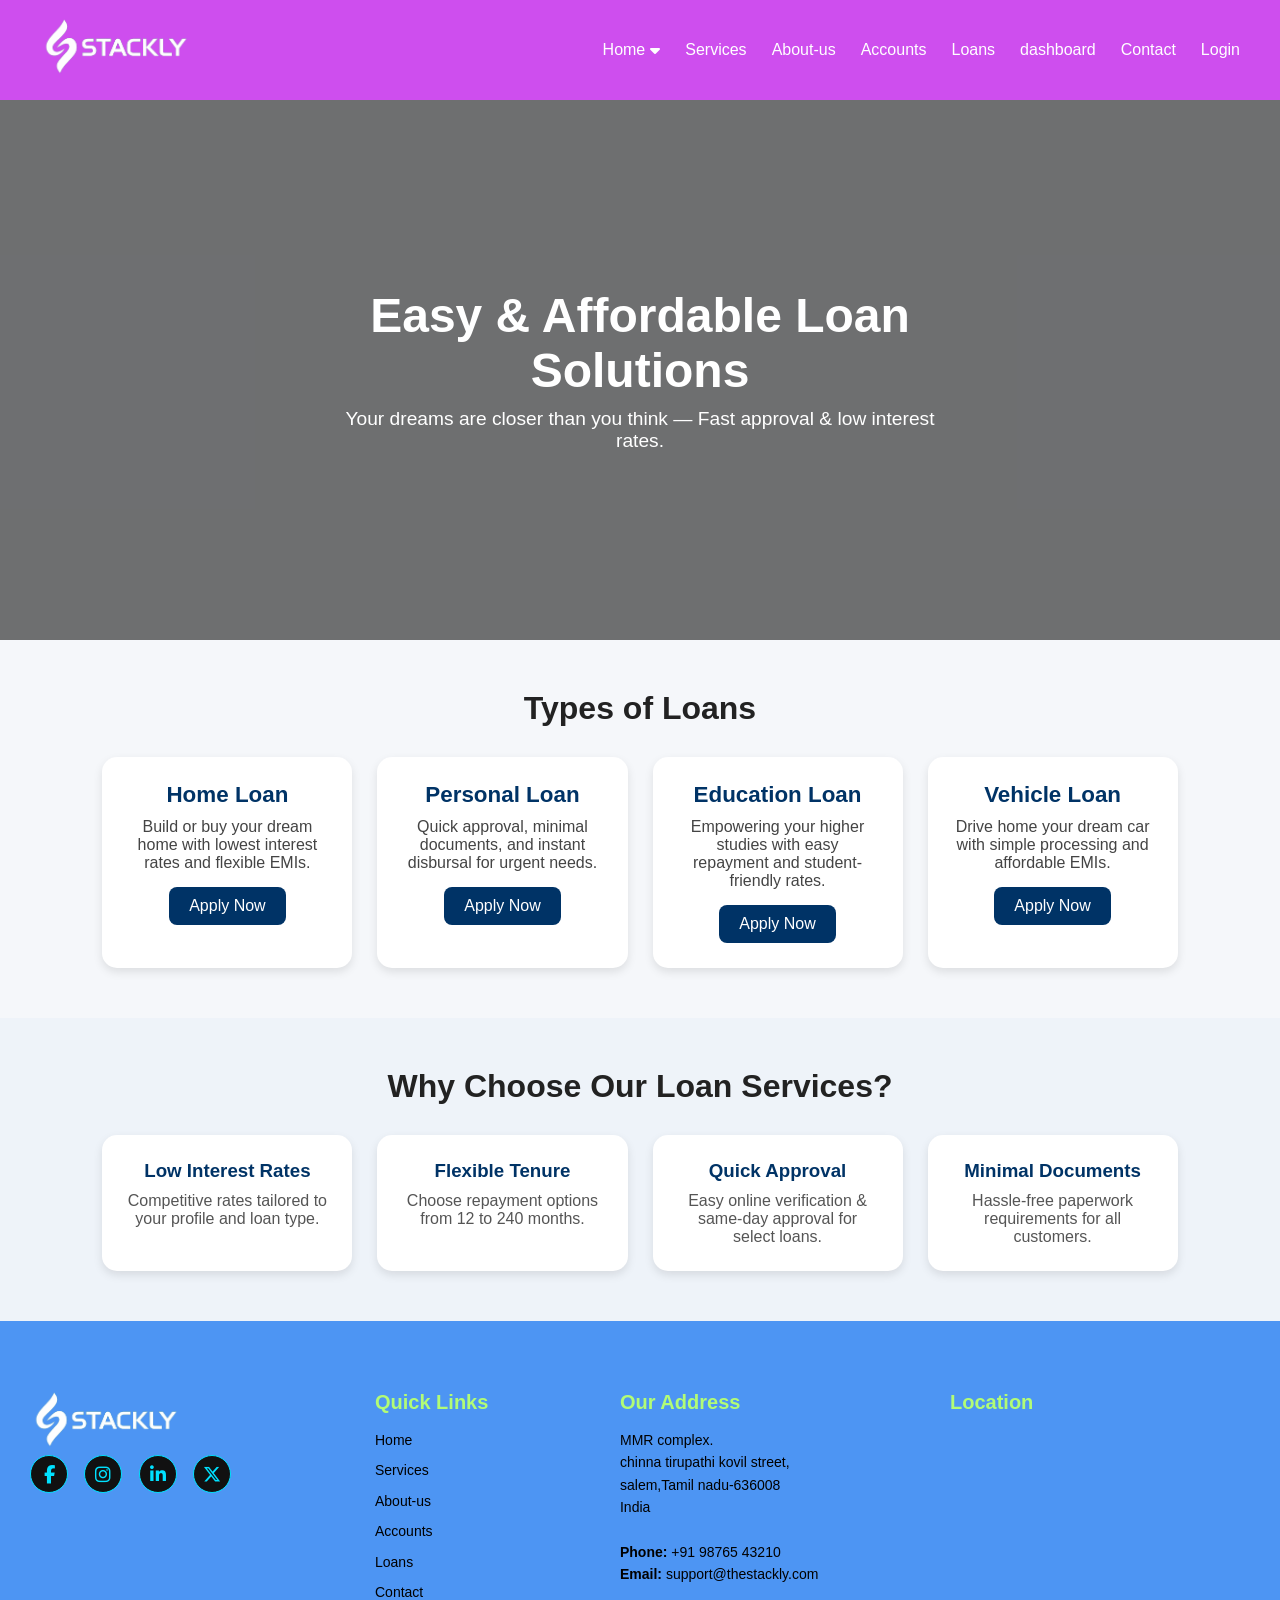
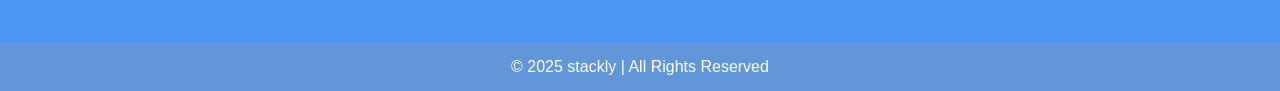
<file: loans.html>
<!DOCTYPE html>
<html lang="en">
<head>
    <meta charset="UTF-8">
    <meta name="viewport" content="width=device-width, initial-scale=1.0">
    <title>Banking Services</title>
    <!-- CSS Files -->
    <link rel="stylesheet" href="./responsive.css">
    <link rel="stylesheet" href="./loans.css">
    
    <link rel="stylesheet" href="https://cdnjs.cloudflare.com/ajax/libs/font-awesome/6.5.0/css/all.min.css">
</head>
<body>
    <!-- ================= HEADER ================= -->
    <header class="header">
        <a href="home2.html">   
            <img src="./white.webp" alt="Stackly Logo" style="height: 60px; ">
          </a> 
        <!-- div class="logo">Tech<span>Solutions</span></div> -->

        <!-- Navigation -->
        <nav class="navbar">
            <ul class="nav-links" >

                <li class="dropdown">
                    <a href="javascript:void(0)" class="dropdown-btn">Home <i class="fa-solid fa-caret-down"></i></a>
                
                    <ul class="dropdown-content">
                        <li><a href="./index.html">Home 1</a></li>
                        <li><a href="./home2.html">Home 2</a></li>
                    </ul>
                </li>
                

                <li><a href="./services.html">Services</a></li>
                <li><a href="./aboutus.html">About-us</a></li>
                <li><a href="./accounts.html">Accounts</a></li>
                <li><a href="./loans.html">Loans</a></li>
                <li><a href="./dashboard.html">dashboard</a></li>
                <li><a href="./contact.html">Contact</a></li>
                <li><a href="./login.html">Login</a></li>

            </ul>
        </nav>

        <!-- Toggle -->
        <div class="menu-toggle" id="menu-toggle">
            <i class="fa-solid fa-bars"></i>
        </div>

    </header>



    <!-- ======== HERO SECTION ======== -->
    <section class="loan-hero">
        <div class="overlay"></div>
        <div class="loan-hero-content">
            <h1>Easy & Affordable Loan Solutions</h1>
            <p>Your dreams are closer than you think — Fast approval & low interest rates.</p>
        </div>
    </section>

    <!-- ======== LOAN TYPES ======== -->
    <section class="loan-types">
        <h2>Types of Loans</h2>

        <div class="loan-container">

            <div class="loan-card">
                <h3>Home Loan</h3>
                <p>Build or buy your dream home with lowest interest rates and flexible EMIs.</p>
                <a href="./404.html" class="btn">Apply Now</a>
            </div>

            <div class="loan-card">
                <h3>Personal Loan</h3>
                <p>Quick approval, minimal documents, and instant disbursal for urgent needs.</p>
                <a href="./404.html" class="btn">Apply Now</a>
            </div>

            <div class="loan-card">
                <h3>Education Loan</h3>
                <p>Empowering your higher studies with easy repayment and student-friendly rates.</p>
                <a href="./404.html" class="btn">Apply Now</a>
            </div>

            <div class="loan-card">
                <h3>Vehicle Loan</h3>
                <p>Drive home your dream car with simple processing and affordable EMIs.</p>
                <a href="./404.html" class="btn">Apply Now</a>
            </div>

        </div>
    </section>

    <!-- ======== EMI HIGHLIGHTS ======== -->
    <section class="emi-section">
        <h2>Why Choose Our Loan Services?</h2>

        <div class="emi-grid">

            <div class="emi-card">
                <h3>Low Interest Rates</h3>
                <p>Competitive rates tailored to your profile and loan type.</p>
            </div>

            <div class="emi-card">
                <h3>Flexible Tenure</h3>
                <p>Choose repayment options from 12 to 240 months.</p>
            </div>

            <div class="emi-card">
                <h3>Quick Approval</h3>
                <p>Easy online verification & same-day approval for select loans.</p>
            </div>

            <div class="emi-card">
                <h3>Minimal Documents</h3>
                <p>Hassle-free paperwork requirements for all customers.</p>
            </div>

        </div>
    </section>

<!-- <footer> -->
    <footer class="footer">
        <div class="footer-container">
    
            <!-- Logo / About -->
            <div class="footer-box">
                <img src="./white.webp" alt="Stackly Logo" class="footer-logo"  style="height:60px;">
   
               
                <!-- <p>We deliver secure, scalable and innovative IT services for global businesses.</p><br> -->
    
                <!-- Social Icons -->
                <div class="footer-social">
                    <a href="./404.html"><i class="fa-brands fa-facebook-f"></i></a>
                    <a href="./404.html"><i class="fa-brands fa-instagram"></i></a>
                    <a href="./404.html"><i class="fa-brands fa-linkedin-in"></i></a>
                    <a href="./404.html"><i class="fa-brands fa-x-twitter"></i></a>
                </div>
            </div>
    
            <!-- Quick Links -->
            <div class="footer-box">
                <h3>Quick Links</h3>
                <ul>
                    <li><a href="./index.html">Home </a></li>
                    <li><a href="./services.html">Services</a></li>
                    <li><a href="./aboutus.html">About-us</a></li>
                    <li><a href="./accounts.html">Accounts</a></li>
                    <li><a href="./loans.html">Loans</a></li>
                    <li><a href="./contact1.html">Contact</a></li>
                </ul>
            </div>
    
            <!-- Address -->
            <div class="footer-box">
                <h3>Our Address</h3>
                <p>
                    MMR complex.<br>
                    chinna tirupathi kovil street,<br>
                    salem,Tamil nadu-636008<br>
                    <!-- Bengaluru, Karnataka – 560066<br> -->
                    India<br><br>
    
                    <strong>Phone:</strong> +91 98765 43210<br>
                    <strong>Email:</strong> support@thestackly.com
                </p>
            </div>
    
            <!-- Google Map -->
            <div class="footer-box">
                <h3>Location</h3>
                <iframe 
                src="https://www.google.com/maps?q=Salem%20Tamil%20Nadu&output=embed"
                    allowfullscreen="" 
                    loading="lazy">
                </iframe>
            </div>
    
        </div>
    
        <div class="footer-bottom">
            <p>© 2025 stackly | All Rights Reserved</p>
        </div>
    </footer>


    
<script src="./responsive.js"></script>




</body>
</html>
</file>
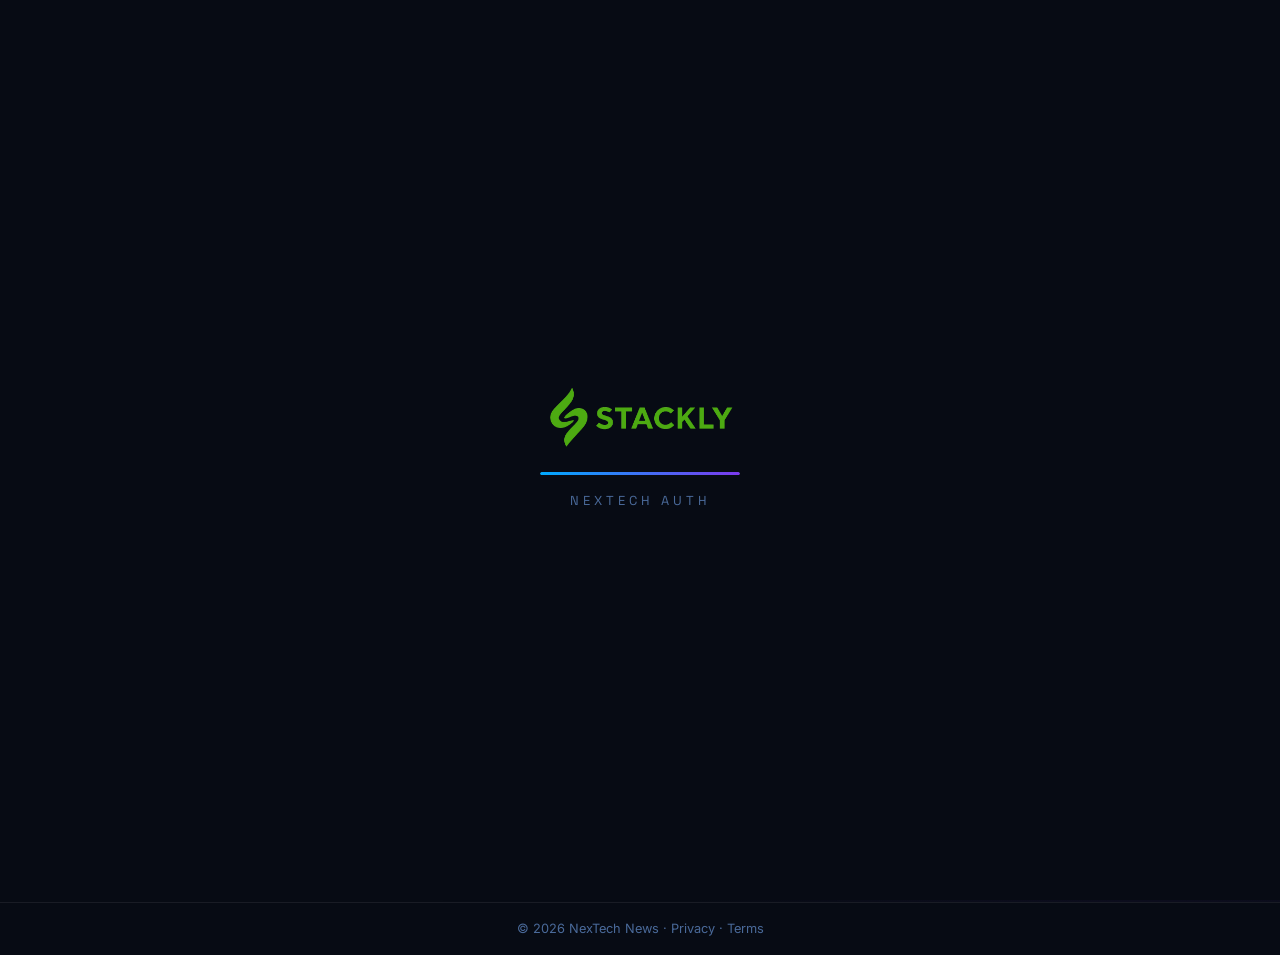
<file: login.html>
﻿<!DOCTYPE html>
<html lang="en">

<head>
  <meta charset="UTF-8" />
  <meta name="viewport" content="width=device-width, initial-scale=1.0, minimum-scale=1.0" />
  <meta name="description"
    content="Sign in or create your NexTech News account to unlock personalized news feeds and premium services." />
  <title>Sign In – NexTech News</title>
  <link rel="stylesheet" href="css/style.css" />
  <link rel="stylesheet" href="css/responsive.css" />
  <style>
    body {
      min-height: 100vh;
      display: flex;
      flex-direction: column;
    }

    .auth-page {
      flex: 1;
      display: flex;
      align-items: center;
      justify-content: center;
      padding: clamp(80px, 12vw, 120px) clamp(16px, 4vw, 32px) 48px;
      background: radial-gradient(ellipse 120% 80% at 50% 0%, rgba(0, 170, 255, 0.08), transparent 70%),
        radial-gradient(ellipse 60% 60% at 90% 80%, rgba(124, 58, 237, 0.08), transparent 70%);
      position: relative;
      min-height: 100vh;
    }

    .auth-bg-particles {
      position: absolute;
      inset: 0;
      overflow: hidden;
      pointer-events: none;
      z-index: 0;
    }

    .auth-card {
      position: relative;
      z-index: 1;
      width: 100%;
      max-width: 480px;
      background: var(--bg-card);
      border: 1px solid var(--border2);
      border-radius: 20px;
      padding: clamp(28px, 5vw, 48px);
      box-shadow: var(--shadow), 0 0 60px rgba(0, 170, 255, 0.06);
    }

    .auth-logo {
      text-align: center;
      margin-bottom: 24px;
    }

    .auth-logo img {
      height: 44px;
      width: auto;
      max-width: 180px;
      object-fit: contain;
      margin: 0 auto 12px;
      display: block;
    }

    .auth-logo h1 {
      font-family: var(--font-display);
      font-size: 1.4rem;
      font-weight: 700;
    }

    .auth-logo p {
      font-size: 0.88rem;
      color: var(--text-secondary);
      margin-top: 4px;
    }

    .auth-tabs {
      display: flex;
      background: rgba(255, 255, 255, 0.04);
      border-radius: 10px;
      padding: 4px;
      margin-bottom: 28px;
      gap: 4px;
    }

    .auth-tabs button {
      flex: 1;
      padding: 10px 14px;
      border-radius: 8px;
      font-size: 0.9rem;
      font-weight: 600;
      background: transparent;
      color: var(--text-secondary);
      border: none;
      cursor: pointer;
      transition: var(--transition);
    }

    .auth-tabs button.active {
      background: linear-gradient(135deg, var(--primary), var(--secondary));
      color: #fff;
      box-shadow: 0 2px 12px var(--primary-glow);
    }

    .auth-form {
      display: none;
      animation: formFadeIn 0.4s ease;
    }

    .auth-form.form-active {
      display: block;
    }

    @keyframes formFadeIn {
      from {
        opacity: 0;
        transform: translateY(8px);
      }

      to {
        opacity: 1;
        transform: translateY(0);
      }
    }

    @keyframes slideInLeft {
      from {
        opacity: 0;
        transform: translateX(-16px);
      }

      to {
        opacity: 1;
        transform: translateX(0);
      }
    }

    @keyframes slideInRight {
      from {
        opacity: 0;
        transform: translateX(16px);
      }

      to {
        opacity: 1;
        transform: translateX(0);
      }
    }

    .social-logins {
      display: flex;
      gap: 10px;
      margin-bottom: 20px;
    }

    .social-btn {
      flex: 1;
      padding: 11px 10px;
      display: flex;
      align-items: center;
      justify-content: center;
      gap: 8px;
      background: rgba(255, 255, 255, 0.05);
      border: 1px solid var(--border2);
      border-radius: var(--radius-sm);
      font-size: 0.88rem;
      font-weight: 600;
      color: var(--text-primary);
      cursor: pointer;
      transition: var(--transition);
    }

    .social-btn:hover {
      background: rgba(0, 170, 255, 0.08);
      border-color: var(--primary);
    }

    .divider-or {
      display: flex;
      align-items: center;
      gap: 12px;
      margin: 18px 0;
      color: var(--text-muted);
      font-size: 0.8rem;
    }

    .divider-or::before,
    .divider-or::after {
      content: '';
      flex: 1;
      height: 1px;
      background: var(--border2);
    }

    .btn-login-submit {
      width: 100%;
      padding: 13px;
      background: linear-gradient(135deg, var(--primary), var(--secondary));
      color: #fff;
      border-radius: 99px;
      font-size: 0.95rem;
      font-weight: 700;
      cursor: pointer;
      transition: var(--transition);
      box-shadow: 0 0 20px var(--primary-glow);
      border: none;
      margin-top: 6px;
      font-family: var(--font-main);
    }

    .btn-login-submit:hover {
      transform: translateY(-2px);
      box-shadow: 0 6px 28px var(--primary-glow);
    }

    .auth-switch {
      text-align: center;
      margin-top: 20px;
      font-size: 0.88rem;
      color: var(--text-secondary);
    }

    .auth-switch button {
      background: none;
      border: none;
      color: var(--primary);
      font-weight: 600;
      cursor: pointer;
      text-decoration: underline;
    }

    .forgot-link {
      float: right;
      font-size: 0.8rem;
      color: var(--primary);
    }

    .forgot-link:hover {
      opacity: 0.8;
    }

    .strength-wrap {
      margin-top: 8px;
    }

    .strength-bar-bg {
      height: 4px;
      background: var(--border2);
      border-radius: 99px;
      overflow: hidden;
      margin-bottom: 4px;
    }

    #strengthBar {
      height: 100%;
      width: 0%;
      border-radius: 99px;
      transition: all 0.3s ease;
    }

    #strengthText {
      font-size: 0.75rem;
      color: var(--text-muted);
    }

    .checkbox-wrap {
      display: flex;
      align-items: center;
      gap: 10px;
      margin-top: 4px;
    }

    .checkbox-wrap input {
      width: 16px;
      height: 16px;
      accent-color: var(--primary);
      cursor: pointer;
    }

    .checkbox-wrap label {
      font-size: 0.85rem;
      color: var(--text-secondary);
      cursor: pointer;
    }

    .checkbox-wrap a {
      color: var(--primary);
    }
  </style>
</head>

<body>

  <!-- Preloader -->
  <div id="preloader">
    <img src="logo.webp" alt="NexTech" class="preloader-logo" />
    <div class="preloader-bar-wrap">
      <div class="preloader-bar"></div>
    </div>
    <p class="preloader-text">NexTech Auth</p>
  </div>

  <!-- Navbar (minimal) -->
  <nav class="navbar" id="navbar">
    <a href="index.html" class="nav-logo">
      <img src="logo.webp" alt="NexTech Logo" />
    </a>
    <div class="nav-links">
  <div class="nav-dropdown" id="homeDropdown">
      <div class="nav-dropdown-trigger" id="homeDropdownTrigger">
        Home <span class="nav-dropdown-arrow">▼</span>
      </div>
      <div class="nav-dropdown-menu">
        <a href="home2.html"><span class="dd-icon">🏡</span> Home 2</a>
        <div class="nav-dropdown-divider"></div>
        <a href="dashboard.html"><span class="dd-icon">📊</span> Dashboard</a>
        <div class="nav-dropdown-divider"></div>
        <a href="login.html"><span class="dd-icon">🔑</span> Login</a>
      </div>
    </div>
      <a href="news.html">News</a>
      <a href="services.html">Services</a>
      <a href="about.html">About</a>
      <a href="contact.html">Contact</a>
    </div>
    <div class="nav-actions">
      <button class="nav-hamburger" id="hamburger" aria-label="Menu">
        <span></span><span></span><span></span>
      </button>
    </div>
  </nav>
  <div class="nav-mobile" id="mobileNav">
  <a href="index.html">🏠 Home</a>
  <a href="home2.html" style="padding-left:28px;font-size:0.85rem;opacity:0.8">└ 🏡 Home 2</a>
  <a href="dashboard.html" style="padding-left:28px;font-size:0.85rem;opacity:0.8">└ 📊 Dashboard</a>
  <a href="login.html" style="padding-left:28px;font-size:0.85rem;opacity:0.8">└ 🔑 Login</a>
    <a href="news.html">📰 News</a>
    <a href="services.html">⚙️ Services</a>
    <a href="about.html">👥 About</a>
    <a href="contact.html">✉️ Contact</a>
  </div>

  <!-- Auth Page -->
  <div class="auth-page">
    <!-- Background particles -->
    <div class="auth-bg-particles" id="authParticles"></div>

    <div class="auth-card">
      <div class="auth-logo">
        <img src="logo.webp" alt="NexTech" />
        <h1 class="text-gradient">Welcome to NexTech</h1>
        <p>Your gateway to the latest technology news</p>
      </div>

      <!-- Tabs -->
      <div class="auth-tabs">
        <button id="loginTab" class="active" onclick="void(0)">Sign In</button>
        <button id="signupTab" onclick="void(0)">Create Account</button>
      </div>

      <!-- LOGIN FORM -->
      <div class="auth-form form-active" id="loginForm">
        <div class="social-logins">
          <button class="social-btn">G Google</button>
          <button class="social-btn">⌨ GitHub</button>
        </div>
        <div class="divider-or">or sign in with email</div>
        <form id="loginFormEl" novalidate>
          <div class="form-group">
            <label class="form-label" for="loginEmail">Email Address</label>
            <div class="form-icon">
              <span class="form-icon-el">✉</span>
              <input class="form-input" type="email" id="loginEmail" placeholder="you@example.com"
                autocomplete="email" />
            </div>
          </div>
          <div class="form-group">
            <label class="form-label" for="loginPassword">
              Password
              <a href="#" class="forgot-link">Forgot?</a>
            </label>
            <div class="form-icon">
              <span class="form-icon-el">🔒</span>
              <input class="form-input" type="password" id="loginPassword" placeholder="Min. 6 characters"
                autocomplete="current-password" />
            </div>
          </div>
          <div class="checkbox-wrap">
            <input type="checkbox" id="remember" />
            <label for="remember">Keep me signed in</label>
          </div>
          <button type="submit" class="btn-login-submit" style="margin-top:18px">Sign In →</button>
        </form>
        <div class="auth-switch">
          Don't have an account? <button id="switchToSignup">Create one free</button>
        </div>
      </div>

      <!-- SIGNUP FORM -->
      <div class="auth-form" id="signupForm">
        <div class="social-logins">
          <button class="social-btn">G Google</button>
          <button class="social-btn">⌨ GitHub</button>
        </div>
        <div class="divider-or">or sign up with email</div>
        <form id="signupFormEl" novalidate>
          <div class="form-group">
            <label class="form-label" for="signupName">Full Name</label>
            <div class="form-icon">
              <span class="form-icon-el">👤</span>
              <input class="form-input" type="text" id="signupName" placeholder="Your full name" autocomplete="name" />
            </div>
          </div>
          <div class="form-group">
            <label class="form-label" for="signupEmail">Email Address</label>
            <div class="form-icon">
              <span class="form-icon-el">✉</span>
              <input class="form-input" type="email" id="signupEmail" placeholder="you@example.com"
                autocomplete="email" />
            </div>
          </div>
          <div class="form-group">
            <label class="form-label" for="signupPassword">Create Password</label>
            <div class="form-icon">
              <span class="form-icon-el">🔒</span>
              <input class="form-input" type="password" id="signupPassword" placeholder="Min. 8 characters"
                autocomplete="new-password" />
            </div>
            <div class="strength-wrap">
              <div class="strength-bar-bg">
                <div id="strengthBar"></div>
              </div>
              <span id="strengthText"></span>
            </div>
          </div>
          <div class="checkbox-wrap">
            <input type="checkbox" id="terms" required />
            <label for="terms">I agree to the <a href="#">Terms of Service</a> &amp; <a href="#">Privacy
                Policy</a></label>
          </div>
          <button type="submit" class="btn-login-submit" style="margin-top:18px">Create Account →</button>
        </form>
        <div class="auth-switch">
          Already have an account? <button id="switchToLogin">Sign in</button>
        </div>
      </div>
    </div>
  </div>

  <!-- Footer minimal -->
  <div
    style="text-align:center; padding:16px; font-size:0.8rem; color:var(--text-muted); border-top:1px solid var(--border2);">
    © 2026 NexTech News · <a href="#" style="color:var(--text-muted)">Privacy</a> · <a href="#"
      style="color:var(--text-muted)">Terms</a>
  </div>

  <button id="scrollTop" aria-label="Scroll to top">↑</button>

  <script src="js/main.js"></script>
  <script>
    // Generate floating particles
    const container = document.getElementById('authParticles');
    if (container) {
      for (let i = 0; i < 18; i++) {
        const p = document.createElement('div');
        p.className = 'particle';
        const size = Math.random() * 5 + 2;
        p.style.cssText = `
        width:${size}px; height:${size}px;
        left:${Math.random() * 100}%;
        bottom:${Math.random() * 30}%;
        animation-duration:${5 + Math.random() * 8}s;
        animation-delay:${Math.random() * 6}s;
        opacity:${0.2 + Math.random() * 0.4};
      `;
        container.appendChild(p);
      }
    }
    // Signup form submit
    const signupFormEl = document.getElementById('signupFormEl');
    if (signupFormEl) {
      signupFormEl.addEventListener('submit', (e) => {
        e.preventDefault();
        const btn = signupFormEl.querySelector('[type="submit"]');
        btn.textContent = '✓ Account Created!';
        btn.style.background = 'linear-gradient(135deg, var(--accent2), #059669)';
        setTimeout(() => { window.location.href = 'index.html'; }, 1500);
      });
    }
  </script>
</body>

</html>
</file>
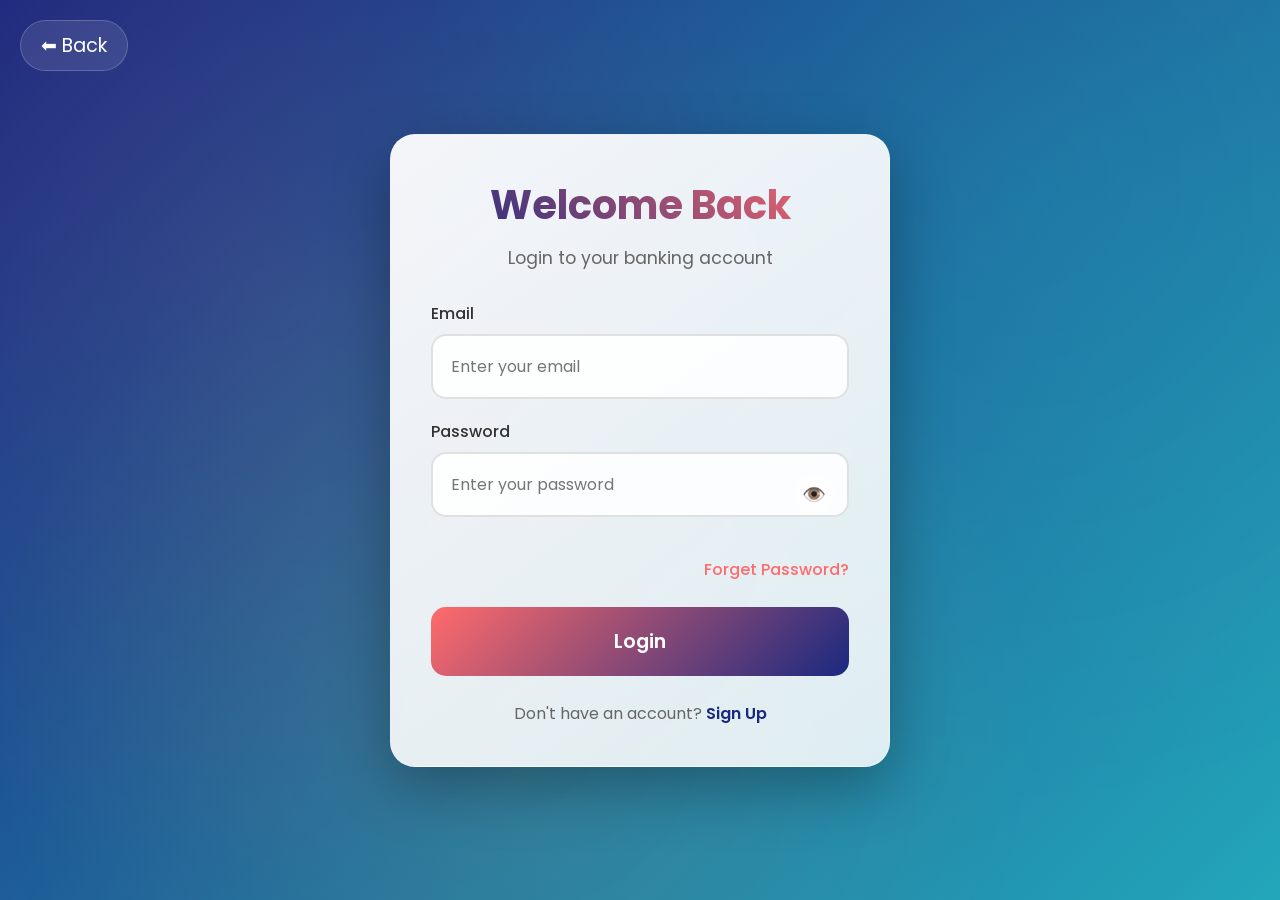
<file: login1.html>
<!DOCTYPE html>
<html lang="en">
<head>
  <meta charset="UTF-8" />
  <meta name="viewport" content="width=device-width, initial-scale=1.0" />
  <title>Credit Login</title>

  <link href="https://fonts.googleapis.com/css2?family=Poppins:wght@300;400;500;600&display=swap" rel="stylesheet">
  <link rel="stylesheet" href="login1.css">
</head>

<body>

  <!-- BACK BUTTON -->
  <a href="./home2.html"class="back-btn">⬅ Back</a>

  <div class="login-container">
    <form id="loginForm" class="login-box">

      <h2>Welcome Back</h2>
      <p class="subtitle">Login to your banking account</p>

      <!-- Email -->
      <label>Email</label>
      <input type="email" id="email" placeholder="Enter your email" />

      <!-- Password -->
      <label>Password</label>
      <div class="password-wrapper">
        <input type="password" id="password" placeholder="Enter your password" />
        <span class="toggle-password" onclick="togglePassword()">👁️</span>
      </div>

      <!-- Forget Password -->
      <a href="404.html" class="forget-link">Forget Password?</a>

      <button type="submit"  a href="404.html" class="login-btn">Login</button>

      <!-- SIGN UP SECTION -->
      <p class="signup-text">
        Don't have an account?
        <a href="./signup1.html" class="signup-link">Sign Up</a>
      </p>

    </form>
  </div>

  <script src="login1.js"></script>

</body>
</html>
</file>
<file: css/style.css>
/* =========================================
   NEWS TECHNOLOGY - Global Styles
   ========================================= */

/* Google Fonts */
@import url('https://fonts.googleapis.com/css2?family=Inter:wght@300;400;500;600;700;800;900&family=Space+Grotesk:wght@400;500;600;700&display=swap');

/* ---- CSS Variables ---- */
:root {
  --primary: #0af;
  --primary-dark: #0077cc;
  --primary-glow: rgba(0, 170, 255, 0.35);
  --secondary: #7c3aed;
  --accent: #f43f5e;
  --accent2: #10b981;
  --bg-dark: #070b14;
  --bg-card: #0d1525;
  --bg-card2: #111827;
  --border: rgba(0, 170, 255, 0.15);
  --border2: rgba(255, 255, 255, 0.07);
  --text-primary: #f0f4ff;
  --text-secondary: #8ba3c7;
  --text-muted: #4a6a9a;
  --nav-h: 70px;
  --radius: 14px;
  --radius-sm: 8px;
  --shadow: 0 8px 32px rgba(0, 0, 0, 0.5);
  --shadow-glow: 0 0 30px rgba(0, 170, 255, 0.2);
  --transition: all 0.3s cubic-bezier(0.4, 0, 0.2, 1);
  --font-main: 'Inter', sans-serif;
  --font-display: 'Space Grotesk', sans-serif;
}

/* ---- Reset & Base ---- */
*,
*::before,
*::after {
  box-sizing: border-box;
  margin: 0;
  padding: 0;
}

html {
  scroll-behavior: smooth;
  font-size: 16px;
}

body {
  font-family: var(--font-main);
  background: var(--bg-dark);
  color: var(--text-primary);
  line-height: 1.6;
  overflow-x: hidden;
  min-width: 320px;
}

a {
  color: inherit;
  text-decoration: none;
  transition: var(--transition);
}

img {
  max-width: 100%;
  display: block;
}

ul {
  list-style: none;
}

button {
  cursor: pointer;
  font-family: var(--font-main);
  border: none;
  outline: none;
}

input,
textarea,
select {
  font-family: var(--font-main);
  outline: none;
}

/* ---- Preloader ---- */
#preloader {
  position: fixed;
  inset: 0;
  z-index: 9999;
  background: var(--bg-dark);
  display: flex;
  flex-direction: column;
  align-items: center;
  justify-content: center;
  transition: opacity 0.6s ease, visibility 0.6s ease;
}

#preloader.hidden {
  opacity: 0;
  visibility: hidden;
  pointer-events: none;
}

.preloader-logo {
  height: 60px;
  width: auto;
  max-width: 220px;
  object-fit: contain;
  margin-bottom: 24px;
  animation: preloaderPulse 1.4s ease-in-out infinite;
}

.preloader-bar-wrap {
  width: 200px;
  height: 3px;
  background: var(--border2);
  border-radius: 99px;
  overflow: hidden;
}

.preloader-bar {
  height: 100%;
  width: 0%;
  background: linear-gradient(90deg, var(--primary), var(--secondary));
  border-radius: 99px;
  animation: preloaderFill 1.8s ease forwards;
}

.preloader-text {
  margin-top: 16px;
  font-family: var(--font-display);
  font-size: 13px;
  letter-spacing: 4px;
  color: var(--text-muted);
  text-transform: uppercase;
  animation: blink 1.2s ease infinite;
}

@keyframes preloaderPulse {

  0%,
  100% {
    transform: scale(1);
    filter: drop-shadow(0 0 12px var(--primary));
  }

  50% {
    transform: scale(1.08);
    filter: drop-shadow(0 0 28px var(--primary));
  }
}

@keyframes preloaderFill {
  0% {
    width: 0%;
  }

  80% {
    width: 100%;
  }

  100% {
    width: 100%;
  }
}

@keyframes blink {

  0%,
  100% {
    opacity: 0.4;
  }

  50% {
    opacity: 1;
  }
}

/* ---- Scrollbar ---- */
::-webkit-scrollbar {
  width: 6px;
}

::-webkit-scrollbar-track {
  background: var(--bg-dark);
}

::-webkit-scrollbar-thumb {
  background: var(--primary-dark);
  border-radius: 99px;
}

/* ---- Navbar ---- */
.navbar {
  position: fixed;
  top: 0;
  left: 0;
  right: 0;
  height: var(--nav-h);
  display: flex;
  align-items: center;
  justify-content: space-between;
  padding: 0 clamp(16px, 4vw, 48px);
  z-index: 999;
  background: rgba(7, 11, 20, 0.85);
  backdrop-filter: blur(20px);
  border-bottom: 1px solid var(--border2);
  transition: var(--transition);
}

.navbar.scrolled {
  background: rgba(7, 11, 20, 0.97);
  box-shadow: 0 4px 32px rgba(0, 0, 0, 0.5);
}

.nav-logo {
  display: flex;
  align-items: center;
  gap: 10px;
}

.nav-logo img {
  height: 36px;
  width: auto;
  max-width: 160px;
  object-fit: contain;
}

.nav-logo-text {
  font-family: var(--font-display);
  font-size: 1.2rem;
  font-weight: 700;
  background: linear-gradient(135deg, var(--primary), var(--secondary));
  -webkit-background-clip: text;
  -webkit-text-fill-color: transparent;
  background-clip: text;
}

.nav-links {
  display: flex;
  align-items: center;
  gap: 6px;
}

.nav-links a {
  padding: 7px 14px;
  border-radius: var(--radius-sm);
  font-size: 0.9rem;
  font-weight: 500;
  color: var(--text-secondary);
  transition: var(--transition);
}

.nav-links a:hover,
.nav-links a.active {
  color: var(--text-primary);
  background: rgba(0, 170, 255, 0.1);
}

.nav-links a.active {
  color: var(--primary);
}

/* ---- Nav Dropdown ---- */
.nav-dropdown {
  position: relative;
  display: inline-flex;
  align-items: center;
}

.nav-dropdown-trigger {
  display: flex;
  align-items: center;
  gap: 5px;
  padding: 7px 14px;
  border-radius: var(--radius-sm);
  font-size: 0.9rem;
  font-weight: 500;
  color: var(--text-secondary);
  cursor: pointer;
  transition: var(--transition);
  user-select: none;
  white-space: nowrap;
}

.nav-dropdown-trigger:hover,
.nav-dropdown.open .nav-dropdown-trigger {
  color: var(--text-primary);
  background: rgba(0, 170, 255, 0.1);
}

.nav-dropdown-trigger.active {
  color: var(--primary);
  background: rgba(0, 170, 255, 0.1);
}

.nav-dropdown-arrow {
  font-size: 0.6rem;
  opacity: 0.7;
  transition: transform 0.25s ease;
  line-height: 1;
}

.nav-dropdown.open .nav-dropdown-arrow {
  transform: rotate(180deg);
}

.nav-dropdown-menu {
  position: absolute;
  top: calc(100% + 10px);
  left: 0;
  min-width: 170px;
  background: rgba(7, 11, 20, 0.97);
  backdrop-filter: blur(20px);
  border: 1px solid rgba(0, 170, 255, 0.2);
  border-radius: 12px;
  padding: 6px;
  box-shadow: 0 16px 48px rgba(0, 0, 0, 0.5), 0 0 20px rgba(0, 170, 255, 0.08);
  opacity: 0;
  visibility: hidden;
  transform: translateY(-8px);
  transition: opacity 0.25s ease, transform 0.25s ease, visibility 0.25s;
  z-index: 1000;
}

.nav-dropdown.open .nav-dropdown-menu {
  opacity: 1;
  visibility: visible;
  transform: translateY(0);
}

.nav-dropdown-menu a {
  display: flex;
  align-items: center;
  gap: 10px;
  padding: 10px 14px;
  border-radius: 8px;
  font-size: 0.88rem;
  font-weight: 500;
  color: var(--text-secondary);
  transition: var(--transition);
  text-decoration: none;
}

.nav-dropdown-menu a:hover {
  color: var(--primary);
  background: rgba(0, 170, 255, 0.1);
  padding-left: 18px;
}

.nav-dropdown-menu a .dd-icon {
  font-size: 1rem;
  flex-shrink: 0;
  width: 22px;
  text-align: center;
}

.nav-dropdown-divider {
  height: 1px;
  background: rgba(255, 255, 255, 0.07);
  margin: 4px 6px;
}

.nav-actions {
  display: flex;
  align-items: center;
  gap: 10px;
}

.btn-nav-login {
  padding: 8px 22px;
  background: linear-gradient(135deg, var(--primary), var(--secondary));
  color: #fff;
  border-radius: 99px;
  font-size: 0.88rem;
  font-weight: 600;
  transition: var(--transition);
  box-shadow: 0 0 20px var(--primary-glow);
}

.btn-nav-login:hover {
  transform: translateY(-2px);
  box-shadow: 0 4px 24px var(--primary-glow);
}

.nav-hamburger {
  display: none;
  flex-direction: column;
  gap: 5px;
  background: none;
  padding: 6px;
  border-radius: 8px;
  transition: var(--transition);
}

.nav-hamburger span {
  display: block;
  width: 24px;
  height: 2px;
  background: var(--text-primary);
  border-radius: 99px;
  transition: var(--transition);
}

.nav-hamburger.open span:nth-child(1) {
  transform: translateY(7px) rotate(45deg);
}

.nav-hamburger.open span:nth-child(2) {
  opacity: 0;
  transform: scaleX(0);
}

.nav-hamburger.open span:nth-child(3) {
  transform: translateY(-7px) rotate(-45deg);
}

.nav-mobile {
  display: none;
  position: fixed;
  top: var(--nav-h);
  left: 0;
  right: 0;
  background: rgba(7, 11, 20, 0.98);
  backdrop-filter: blur(20px);
  padding: 20px clamp(16px, 4vw, 32px) 28px;
  border-bottom: 1px solid var(--border2);
  z-index: 998;
  flex-direction: column;
  gap: 4px;
  transform: translateY(-20px);
  opacity: 0;
  transition: var(--transition);
}

.nav-mobile.open {
  display: flex;
  transform: translateY(0);
  opacity: 1;
}

.nav-mobile a {
  padding: 12px 14px;
  border-radius: var(--radius-sm);
  color: var(--text-secondary);
  font-weight: 500;
  transition: var(--transition);
}

.nav-mobile a:hover {
  color: var(--primary);
  background: rgba(0, 170, 255, 0.08);
}

.nav-mobile .btn-nav-login {
  display: inline-block;
  margin-top: 8px;
  text-align: center;
  padding: 12px;
}

/* ---- Breaking News Ticker ---- */
.ticker-wrap {
  margin-top: var(--nav-h);
  background: linear-gradient(90deg, var(--primary-dark), var(--secondary));
  overflow: hidden;
  display: flex;
  align-items: center;
  height: 38px;
}

.ticker-label {
  white-space: nowrap;
  padding: 0 18px;
  font-size: 0.78rem;
  font-weight: 700;
  letter-spacing: 2px;
  text-transform: uppercase;
  background: rgba(0, 0, 0, 0.3);
  height: 100%;
  display: flex;
  align-items: center;
  border-right: 1px solid rgba(255, 255, 255, 0.2);
}

.ticker-track {
  display: flex;
  align-items: center;
  animation: tickerScroll 40s linear infinite;
  white-space: nowrap;
}

.ticker-track:hover {
  animation-play-state: paused;
}

.ticker-item {
  font-size: 0.82rem;
  padding: 0 40px;
  opacity: 0.9;
}

.ticker-item span {
  opacity: 0.5;
  margin: 0 12px;
}

@keyframes tickerScroll {
  from {
    transform: translateX(100vw);
  }

  to {
    transform: translateX(-100%);
  }
}

/* ---- Sections ---- */
.section {
  padding: clamp(48px, 8vw, 96px) clamp(16px, 5vw, 80px);
}

.section-header {
  text-align: center;
  margin-bottom: clamp(32px, 5vw, 56px);
}

.section-tag {
  display: inline-block;
  padding: 5px 16px;
  background: rgba(0, 170, 255, 0.12);
  border: 1px solid rgba(0, 170, 255, 0.3);
  border-radius: 99px;
  font-size: 0.78rem;
  font-weight: 600;
  letter-spacing: 2px;
  text-transform: uppercase;
  color: var(--primary);
  margin-bottom: 12px;
}

.section-title {
  font-family: var(--font-display);
  font-size: clamp(1.6rem, 4vw, 2.6rem);
  font-weight: 700;
  line-height: 1.25;
  margin-bottom: 16px;
}

.section-title span {
  background: linear-gradient(135deg, var(--primary), var(--secondary));
  -webkit-background-clip: text;
  -webkit-text-fill-color: transparent;
  background-clip: text;
}

.section-desc {
  font-size: 1rem;
  color: var(--text-secondary);
  max-width: 600px;
  margin: 0 auto;
}

/* ---- Cards ---- */
.card {
  background: var(--bg-card);
  border: 1px solid var(--border2);
  border-radius: var(--radius);
  overflow: hidden;
  transition: var(--transition);
  position: relative;
}

.card:hover {
  border-color: var(--border);
  transform: translateY(-4px);
  box-shadow: var(--shadow), var(--shadow-glow);
}

.card-img {
  width: 100%;
  height: 200px;
  object-fit: cover;
  transition: var(--transition);
}

.card:hover .card-img {
  transform: scale(1.04);
}

.card-img-wrap {
  overflow: hidden;
}

.card-body {
  padding: 20px;
}

.card-tag {
  display: inline-block;
  padding: 3px 12px;
  border-radius: 99px;
  font-size: 0.72rem;
  font-weight: 700;
  text-transform: uppercase;
  letter-spacing: 1px;
  margin-bottom: 10px;
}

.tag-ai {
  background: rgba(0, 170, 255, 0.15);
  color: var(--primary);
}

.tag-security {
  background: rgba(244, 63, 94, 0.15);
  color: var(--accent);
}

.tag-cloud {
  background: rgba(124, 58, 237, 0.15);
  color: #a78bfa;
}

.tag-gadgets {
  background: rgba(16, 185, 129, 0.15);
  color: var(--accent2);
}

.tag-startups {
  background: rgba(251, 191, 36, 0.15);
  color: #fbbf24;
}

.tag-blockchain {
  background: rgba(251, 146, 60, 0.15);
  color: #fb923c;
}

.tag-iot {
  background: rgba(34, 211, 238, 0.15);
  color: #22d3ee;
}

.card-title {
  font-family: var(--font-display);
  font-size: 1.05rem;
  font-weight: 700;
  line-height: 1.4;
  margin-bottom: 10px;
  color: var(--text-primary);
  transition: var(--transition);
}

.card:hover .card-title {
  color: var(--primary);
}

.card-excerpt {
  font-size: 0.88rem;
  color: var(--text-secondary);
  line-height: 1.6;
  margin-bottom: 16px;
}

.card-meta {
  display: flex;
  align-items: center;
  gap: 12px;
  font-size: 0.78rem;
  color: var(--text-muted);
}

.card-meta img {
  width: 26px;
  height: 26px;
  border-radius: 50%;
  object-fit: cover;
}

.card-read-more {
  display: inline-flex;
  align-items: center;
  gap: 6px;
  color: var(--primary);
  font-size: 0.85rem;
  font-weight: 600;
  margin-top: 12px;
  transition: var(--transition);
}

.card-read-more:hover {
  gap: 10px;
}

.card-read-more svg {
  transition: var(--transition);
}

/* ---- Grid Layouts ---- */
.grid-3 {
  display: grid;
  grid-template-columns: repeat(3, 1fr);
  gap: clamp(16px, 2.5vw, 28px);
}

.grid-4 {
  display: grid;
  grid-template-columns: repeat(4, 1fr);
  gap: clamp(14px, 2vw, 24px);
}

.grid-2 {
  display: grid;
  grid-template-columns: repeat(2, 1fr);
  gap: clamp(16px, 2.5vw, 28px);
}

/* ---- Buttons ---- */
.btn {
  display: inline-flex;
  align-items: center;
  gap: 8px;
  padding: 12px 28px;
  border-radius: 99px;
  font-size: 0.9rem;
  font-weight: 600;
  transition: var(--transition);
}

.btn-primary {
  background: linear-gradient(135deg, var(--primary), var(--secondary));
  color: #fff;
  box-shadow: 0 0 24px var(--primary-glow);
}

.btn-primary:hover {
  transform: translateY(-3px);
  box-shadow: 0 6px 32px var(--primary-glow);
}

.btn-outline {
  border: 1px solid var(--border);
  color: var(--text-primary);
  background: transparent;
}

.btn-outline:hover {
  background: rgba(0, 170, 255, 0.08);
  border-color: var(--primary);
}

.btn-ghost {
  color: var(--primary);
  background: transparent;
  padding: 8px 0;
}

.btn-ghost:hover {
  gap: 12px;
}

/* ---- Forms ---- */
.form-group {
  margin-bottom: 20px;
  position: relative;
}

.form-label {
  display: block;
  font-size: 0.85rem;
  font-weight: 600;
  color: var(--text-secondary);
  margin-bottom: 8px;
}

.form-input {
  width: 100%;
  padding: 13px 18px;
  background: rgba(255, 255, 255, 0.04);
  border: 1px solid var(--border2);
  border-radius: var(--radius-sm);
  color: var(--text-primary);
  font-size: 0.95rem;
  transition: var(--transition);
}

.form-input:focus {
  border-color: var(--primary);
  background: rgba(0, 170, 255, 0.05);
  box-shadow: 0 0 0 3px var(--primary-glow);
}

.form-input::placeholder {
  color: var(--text-muted);
}

.form-icon {
  position: relative;
}

.form-icon .form-input {
  padding-left: 44px;
}

.form-icon-el {
  position: absolute;
  left: 14px;
  top: 50%;
  transform: translateY(-50%);
  color: var(--text-muted);
  pointer-events: none;
}

/* ---- Hero ---- */
.hero {
  position: relative;
  min-height: 100vh;
  display: flex;
  align-items: center;
  padding: clamp(100px, 15vw, 160px) clamp(16px, 5vw, 80px) clamp(60px, 8vw, 100px);
  overflow: hidden;
}

.hero-bg {
  position: absolute;
  inset: 0;
  background-image: url('../images/hero_bg.png');
  background-size: cover;
  background-position: center;
  filter: brightness(0.35) saturate(1.3);
  z-index: 0;
}

.hero-overlay {
  position: absolute;
  inset: 0;
  z-index: 1;
  background: linear-gradient(135deg, rgba(7, 11, 20, 0.9) 0%, rgba(7, 11, 20, 0.4) 60%, rgba(7, 11, 20, 0.9) 100%);
}

.hero-grid-lines {
  position: absolute;
  inset: 0;
  z-index: 1;
  background-image:
    linear-gradient(rgba(0, 170, 255, 0.04) 1px, transparent 1px),
    linear-gradient(90deg, rgba(0, 170, 255, 0.04) 1px, transparent 1px);
  background-size: 60px 60px;
}

.hero-content {
  position: relative;
  z-index: 2;
  max-width: 720px;
}

.hero-badge {
  display: inline-flex;
  align-items: center;
  gap: 8px;
  padding: 7px 18px;
  margin-bottom: 24px;
  background: rgba(0, 170, 255, 0.1);
  border: 1px solid rgba(0, 170, 255, 0.3);
  border-radius: 99px;
  font-size: 0.82rem;
  font-weight: 600;
  color: var(--primary);
  letter-spacing: 1px;
}

.hero-badge::before {
  content: '';
  display: block;
  width: 8px;
  height: 8px;
  background: var(--primary);
  border-radius: 50%;
  animation: livePulse 1.5s ease infinite;
}

@keyframes livePulse {

  0%,
  100% {
    transform: scale(1);
    opacity: 1;
  }

  50% {
    transform: scale(1.5);
    opacity: 0.6;
  }
}

.hero-title {
  font-family: var(--font-display);
  font-size: clamp(2rem, 6vw, 4rem);
  font-weight: 800;
  line-height: 1.15;
  margin-bottom: 20px;
}

.hero-title .gradient-text {
  background: linear-gradient(135deg, var(--primary), var(--secondary), var(--accent));
  -webkit-background-clip: text;
  -webkit-text-fill-color: transparent;
  background-clip: text;
}

.hero-desc {
  font-size: clamp(0.95rem, 2vw, 1.15rem);
  color: var(--text-secondary);
  line-height: 1.7;
  margin-bottom: 32px;
  max-width: 560px;
}

.hero-actions {
  display: flex;
  align-items: center;
  gap: 14px;
  flex-wrap: wrap;
}

.hero-stats {
  display: flex;
  gap: clamp(20px, 4vw, 48px);
  margin-top: clamp(40px, 6vw, 72px);
  flex-wrap: wrap;
}

.hero-stat-num {
  font-family: var(--font-display);
  font-size: clamp(1.5rem, 3vw, 2.2rem);
  font-weight: 800;
  background: linear-gradient(135deg, var(--primary), #fff);
  -webkit-background-clip: text;
  -webkit-text-fill-color: transparent;
  background-clip: text;
}

.hero-stat-label {
  font-size: 0.8rem;
  color: var(--text-muted);
  margin-top: 2px;
}

/* ---- Category Pills ---- */
.categories-wrap {
  display: flex;
  gap: 10px;
  flex-wrap: wrap;
  justify-content: center;
}

.cat-pill {
  display: flex;
  align-items: center;
  gap: 8px;
  padding: 10px 20px;
  background: var(--bg-card);
  border: 1px solid var(--border2);
  border-radius: 99px;
  font-size: 0.88rem;
  font-weight: 600;
  color: var(--text-secondary);
  transition: var(--transition);
  cursor: pointer;
}

.cat-pill:hover,
.cat-pill.active {
  border-color: var(--primary);
  color: var(--primary);
  background: rgba(0, 170, 255, 0.08);
  box-shadow: 0 0 16px var(--primary-glow);
}

.cat-pill-icon {
  font-size: 1.1rem;
}

/* ---- Newsletter ---- */
.newsletter-section {
  background: linear-gradient(135deg, rgba(0, 170, 255, 0.08), rgba(124, 58, 237, 0.08));
  border: 1px solid var(--border2);
  border-radius: var(--radius);
  padding: clamp(32px, 5vw, 64px);
  text-align: center;
}

.newsletter-form {
  display: flex;
  gap: 12px;
  max-width: 480px;
  margin: 24px auto 0;
}

.newsletter-form .form-input {
  border-radius: 99px;
  flex: 1;
}

.newsletter-form .btn {
  white-space: nowrap;
}

/* ---- Footer ---- */
.footer {
  background: var(--bg-card);
  border-top: 1px solid var(--border2);
  padding: clamp(40px, 6vw, 80px) clamp(16px, 5vw, 80px) 24px;
}

.footer-top {
  display: grid;
  grid-template-columns: 2fr 1fr 1fr 1fr;
  gap: clamp(24px, 3vw, 48px);
  margin-bottom: 48px;
}

.footer-brand p {
  color: var(--text-secondary);
  font-size: 0.9rem;
  line-height: 1.7;
  margin: 12px 0 20px;
}

.footer-social {
  display: flex;
  gap: 10px;
}

.social-icon {
  width: 36px;
  height: 36px;
  border-radius: 8px;
  background: rgba(255, 255, 255, 0.06);
  border: 1px solid var(--border2);
  display: flex;
  align-items: center;
  justify-content: center;
  font-size: 0.9rem;
  transition: var(--transition);
  color: var(--text-secondary);
}

.social-icon:hover {
  background: rgba(0, 170, 255, 0.15);
  border-color: var(--primary);
  color: var(--primary);
}

.footer-col h4 {
  font-family: var(--font-display);
  font-size: 0.9rem;
  font-weight: 700;
  color: var(--text-primary);
  margin-bottom: 18px;
  text-transform: uppercase;
  letter-spacing: 1px;
}

.footer-col ul li {
  margin-bottom: 10px;
}

.footer-col ul li a {
  font-size: 0.88rem;
  color: var(--text-secondary);
}

.footer-col ul li a:hover {
  color: var(--primary);
  padding-left: 4px;
}

.footer-bottom {
  border-top: 1px solid var(--border2);
  padding-top: 24px;
  display: flex;
  justify-content: space-between;
  align-items: center;
  flex-wrap: wrap;
  gap: 12px;
  font-size: 0.82rem;
  color: var(--text-muted);
}

.footer-bottom a {
  color: var(--text-muted);
}

.footer-bottom a:hover {
  color: var(--primary);
}

/* ---- Scroll to Top ---- */
#scrollTop {
  position: fixed;
  bottom: 24px;
  right: 24px;
  width: 44px;
  height: 44px;
  border-radius: 50%;
  background: linear-gradient(135deg, var(--primary), var(--secondary));
  border: none;
  cursor: pointer;
  display: flex;
  align-items: center;
  justify-content: center;
  box-shadow: 0 4px 20px var(--primary-glow);
  opacity: 0;
  transform: translateY(20px);
  transition: var(--transition);
  z-index: 500;
  color: #fff;
}

#scrollTop.visible {
  opacity: 1;
  transform: translateY(0);
}

#scrollTop:hover {
  transform: translateY(-4px);
}

/* ---- Reveal animation ---- */
.reveal {
  opacity: 0;
  transform: translateY(30px);
  transition: opacity 0.7s ease, transform 0.7s ease;
}

.reveal.visible {
  opacity: 1;
  transform: translateY(0);
}

.reveal-left {
  opacity: 0;
  transform: translateX(-30px);
  transition: opacity 0.7s ease, transform 0.7s ease;
}

.reveal-left.visible {
  opacity: 1;
  transform: translateX(0);
}

.reveal-right {
  opacity: 0;
  transform: translateX(30px);
  transition: opacity 0.7s ease, transform 0.7s ease;
}

.reveal-right.visible {
  opacity: 1;
  transform: translateX(0);
}

/* ---- Utility ---- */
.container {
  max-width: 1200px;
  margin: 0 auto;
}

.text-gradient {
  background: linear-gradient(135deg, var(--primary), var(--secondary));
  -webkit-background-clip: text;
  -webkit-text-fill-color: transparent;
  background-clip: text;
}

.text-center {
  text-align: center;
}

.mt-auto {
  margin-top: auto;
}

.page-header {
  padding: calc(var(--nav-h) + 60px) clamp(16px, 5vw, 80px) clamp(32px, 4vw, 56px);
  text-align: center;
  background: radial-gradient(ellipse 80% 50% at 50% 0%, rgba(0, 170, 255, 0.12), transparent);
  border-bottom: 1px solid var(--border2);
}

.page-header h1 {
  font-family: var(--font-display);
  font-size: clamp(1.8rem, 4vw, 3rem);
  font-weight: 800;
  margin-bottom: 14px;
}

.page-header p {
  color: var(--text-secondary);
  font-size: 1.05rem;
  max-width: 600px;
  margin: 0 auto;
}

/* ---- Stats Counter ---- */
.stats-grid {
  display: grid;
  grid-template-columns: repeat(4, 1fr);
  gap: clamp(16px, 2vw, 24px);
}

.stat-card {
  background: var(--bg-card);
  border: 1px solid var(--border2);
  border-radius: var(--radius);
  padding: 28px 20px;
  text-align: center;
  transition: var(--transition);
}

.stat-card:hover {
  border-color: var(--border);
  box-shadow: var(--shadow-glow);
}

.stat-num {
  font-family: var(--font-display);
  font-size: clamp(1.8rem, 3vw, 2.6rem);
  font-weight: 800;
}

.stat-label {
  font-size: 0.85rem;
  color: var(--text-secondary);
  margin-top: 6px;
}

/* ---- Tabs / Filters ---- */
.filter-tabs {
  display: flex;
  gap: 8px;
  flex-wrap: wrap;
  margin-bottom: 32px;
}

.filter-tab {
  padding: 8px 20px;
  border-radius: 99px;
  background: var(--bg-card);
  border: 1px solid var(--border2);
  font-size: 0.85rem;
  font-weight: 600;
  color: var(--text-secondary);
  cursor: pointer;
  transition: var(--transition);
}

.filter-tab.active,
.filter-tab:hover {
  background: rgba(0, 170, 255, 0.12);
  border-color: var(--primary);
  color: var(--primary);
}

/* ---- Sidebar ---- */
.sidebar-widget {
  background: var(--bg-card);
  border: 1px solid var(--border2);
  border-radius: var(--radius);
  padding: 24px;
  margin-bottom: 24px;
}

.sidebar-widget h3 {
  font-family: var(--font-display);
  font-size: 1rem;
  font-weight: 700;
  margin-bottom: 18px;
  color: var(--text-primary);
  padding-bottom: 12px;
  border-bottom: 1px solid var(--border2);
}

.tag-cloud {
  display: flex;
  flex-wrap: wrap;
  gap: 8px;
}

.tag-pill {
  padding: 5px 14px;
  border-radius: 99px;
  background: rgba(255, 255, 255, 0.05);
  border: 1px solid var(--border2);
  font-size: 0.8rem;
  color: var(--text-secondary);
  cursor: pointer;
  transition: var(--transition);
}

.tag-pill:hover {
  background: rgba(0, 170, 255, 0.1);
  border-color: var(--primary);
  color: var(--primary);
}

.trending-item {
  display: flex;
  align-items: flex-start;
  gap: 14px;
  padding: 12px 0;
  border-bottom: 1px solid var(--border2);
}

.trending-item:last-child {
  border-bottom: none;
}

.trending-num {
  font-family: var(--font-display);
  font-size: 1.4rem;
  font-weight: 800;
  color: var(--border);
  line-height: 1;
  min-width: 28px;
}

.trending-title {
  font-size: 0.88rem;
  font-weight: 600;
  line-height: 1.4;
  color: var(--text-primary);
}

.trending-title:hover {
  color: var(--primary);
}

.trending-date {
  font-size: 0.76rem;
  color: var(--text-muted);
  margin-top: 4px;
}

/* ---- Accordion / FAQ ---- */
.accordion-item {
  border: 1px solid var(--border2);
  border-radius: var(--radius-sm);
  margin-bottom: 10px;
  overflow: hidden;
}

.accordion-header {
  width: 100%;
  display: flex;
  justify-content: space-between;
  align-items: center;
  padding: 16px 20px;
  background: var(--bg-card);
  font-size: 0.95rem;
  font-weight: 600;
  color: var(--text-primary);
  cursor: pointer;
  transition: var(--transition);
  text-align: left;
}

.accordion-header:hover {
  background: rgba(0, 170, 255, 0.05);
  color: var(--primary);
}

.accordion-header.open {
  color: var(--primary);
  background: rgba(0, 170, 255, 0.07);
}

.accordion-icon {
  transition: var(--transition);
  font-size: 1.2rem;
}

.accordion-header.open .accordion-icon {
  transform: rotate(45deg);
}

.accordion-body {
  max-height: 0;
  overflow: hidden;
  transition: max-height 0.4s ease, padding 0.3s ease;
}

.accordion-body.open {
  max-height: 300px;
}

.accordion-body p {
  padding: 0 20px 18px;
  font-size: 0.9rem;
  color: var(--text-secondary);
  line-height: 1.7;
}

/* ---- Glowing Divider ---- */
.divider {
  height: 1px;
  width: 100%;
  background: linear-gradient(90deg, transparent, var(--primary), transparent);
  opacity: 0.3;
  margin: clamp(32px, 4vw, 64px) 0;
}

/* ---- Pricing ---- */
.pricing-card {
  background: var(--bg-card);
  border: 1px solid var(--border2);
  border-radius: var(--radius);
  padding: clamp(24px, 3vw, 40px);
  transition: var(--transition);
  position: relative;
}

.pricing-card:hover {
  border-color: var(--border);
  transform: translateY(-6px);
  box-shadow: var(--shadow-glow);
}

.pricing-card.featured {
  border-color: var(--primary);
  background: linear-gradient(135deg, rgba(0, 170, 255, 0.06), rgba(124, 58, 237, 0.06));
}

.pricing-badge {
  position: absolute;
  top: -12px;
  left: 50%;
  transform: translateX(-50%);
  padding: 4px 18px;
  border-radius: 99px;
  background: linear-gradient(135deg, var(--primary), var(--secondary));
  font-size: 0.75rem;
  font-weight: 700;
  text-transform: uppercase;
  letter-spacing: 1px;
  white-space: nowrap;
}

.pricing-price {
  font-family: var(--font-display);
  font-size: clamp(2rem, 4vw, 3rem);
  font-weight: 800;
  color: var(--text-primary);
  margin: 16px 0;
  line-height: 1;
}

.pricing-price sup {
  font-size: 1.2rem;
  vertical-align: top;
  margin-top: 8px;
}

.pricing-price span {
  font-size: 0.9rem;
  font-weight: 400;
  color: var(--text-muted);
}

.pricing-features {
  list-style: none;
  margin: 20px 0 28px;
}

.pricing-features li {
  padding: 8px 0;
  border-bottom: 1px solid var(--border2);
  font-size: 0.9rem;
  color: var(--text-secondary);
  display: flex;
  align-items: center;
  gap: 10px;
}

.pricing-features li::before {
  content: '✓';
  color: var(--accent2);
  font-weight: 700;
}

.pricing-features li.off {
  opacity: 0.4;
}

.pricing-features li.off::before {
  content: '✕';
  color: var(--accent);
}

/* ---- Team Card ---- */
.team-card {
  background: var(--bg-card);
  border: 1px solid var(--border2);
  border-radius: var(--radius);
  padding: 28px 20px;
  text-align: center;
  transition: var(--transition);
}

.team-card:hover {
  border-color: var(--border);
  transform: translateY(-4px);
  box-shadow: var(--shadow-glow);
}

.team-avatar {
  width: 80px;
  height: 80px;
  border-radius: 50%;
  object-fit: cover;
  margin: 0 auto 14px;
  border: 3px solid var(--border);
  box-shadow: 0 0 20px var(--primary-glow);
}

.team-name {
  font-family: var(--font-display);
  font-size: 1rem;
  font-weight: 700;
  margin-bottom: 4px;
}

.team-role {
  font-size: 0.82rem;
  color: var(--primary);
  margin-bottom: 12px;
}

.team-bio {
  font-size: 0.84rem;
  color: var(--text-secondary);
  line-height: 1.6;
}

/* ---- Timeline ---- */
.timeline {
  position: relative;
  max-width: 700px;
  margin: 0 auto;
}

.timeline::before {
  content: '';
  position: absolute;
  left: 50%;
  top: 0;
  bottom: 0;
  width: 2px;
  background: linear-gradient(180deg, var(--primary), var(--secondary), transparent);
  transform: translateX(-50%);
}

.timeline-item {
  display: flex;
  gap: 40px;
  margin-bottom: 40px;
  align-items: flex-start;
}

.timeline-item:nth-child(odd) {
  flex-direction: row-reverse;
}

.timeline-content {
  flex: 1;
  background: var(--bg-card);
  border: 1px solid var(--border2);
  border-radius: var(--radius);
  padding: 20px;
  transition: var(--transition);
}

.timeline-content:hover {
  border-color: var(--border);
  box-shadow: var(--shadow-glow);
}

.timeline-dot {
  width: 16px;
  height: 16px;
  border-radius: 50%;
  background: var(--primary);
  box-shadow: 0 0 16px var(--primary-glow);
  flex-shrink: 0;
  margin-top: 6px;
  position: relative;
  z-index: 1;
}

.timeline-year {
  font-size: 0.78rem;
  color: var(--primary);
  font-weight: 700;
  margin-bottom: 6px;
  text-transform: uppercase;
  letter-spacing: 1px;
}

.timeline-title {
  font-family: var(--font-display);
  font-size: 1rem;
  font-weight: 700;
  margin-bottom: 8px;
}

.timeline-text {
  font-size: 0.86rem;
  color: var(--text-secondary);
  line-height: 1.6;
}

/* ---- Service Card ---- */
.service-card {
  background: var(--bg-card);
  border: 1px solid var(--border2);
  border-radius: var(--radius);
  padding: 32px 24px;
  transition: var(--transition);
  cursor: default;
}

.service-card:hover {
  border-color: var(--border);
  transform: translateY(-5px);
  box-shadow: var(--shadow), var(--shadow-glow);
}

.service-icon {
  width: 56px;
  height: 56px;
  border-radius: 14px;
  display: flex;
  align-items: center;
  justify-content: center;
  font-size: 1.6rem;
  margin-bottom: 18px;
  background: linear-gradient(135deg, rgba(0, 170, 255, 0.15), rgba(124, 58, 237, 0.15));
  border: 1px solid var(--border);
}

.service-title {
  font-family: var(--font-display);
  font-size: 1.05rem;
  font-weight: 700;
  margin-bottom: 10px;
}

.service-desc {
  font-size: 0.88rem;
  color: var(--text-secondary);
  line-height: 1.7;
}

/* ---- Glowing particles bg ---- */
.particles-bg {
  position: absolute;
  inset: 0;
  overflow: hidden;
  pointer-events: none;
}

.particle {
  position: absolute;
  border-radius: 50%;
  background: rgba(0, 170, 255, 0.4);
  animation: floatParticle linear infinite;
}

@keyframes floatParticle {
  0% {
    transform: translateY(0) scale(1);
    opacity: 0.6;
  }

  100% {
    transform: translateY(-120px) scale(0.3);
    opacity: 0;
  }
}

/* ---- 404 ---- */
.error-404 {
  text-align: center;
  padding: calc(var(--nav-h) + 80px) 20px 80px;
  min-height: 100vh;
  display: flex;
  flex-direction: column;
  align-items: center;
  justify-content: center;
}

.error-code {
  font-family: var(--font-display);
  font-size: clamp(6rem, 20vw, 14rem);
  font-weight: 900;
  line-height: 1;
}

.error-code span {
  display: block;
}
</file>
<file: css/responsive.css>
/* =========================================
   NEWS TECHNOLOGY - Responsive Styles
   All breakpoints from 320px upward
   ========================================= */

/* ---- 320px base (mobile-first) ---- */
@media (max-width: 480px) {
    :root {
        --nav-h: 60px;
    }

    /* Navbar */
    .nav-links,
    .nav-actions .btn-nav-login {
        display: none;
    }

    .nav-hamburger {
        display: flex;
    }

    /* Logo on mobile — cap width so it fits next to hamburger */
    .nav-logo img {
        height: 30px;
        max-width: 120px;
    }

    /* Hero */
    .hero {
        padding: 80px 16px 48px;
        min-height: 90vh;
    }

    .hero-title {
        font-size: 1.75rem;
    }

    .hero-desc {
        font-size: 0.9rem;
    }

    .hero-actions {
        gap: 10px;
    }

    .hero-actions .btn {
        padding: 10px 20px;
        font-size: 0.85rem;
    }

    .hero-stats {
        gap: 20px;
        margin-top: 32px;
    }

    .hero-stat-num {
        font-size: 1.4rem;
    }

    /* Ticker */
    .ticker-wrap {
        height: 34px;
    }

    .ticker-label {
        font-size: 0.7rem;
        padding: 0 12px;
    }

    .ticker-item {
        font-size: 0.78rem;
        padding: 0 24px;
    }

    /* Grids */
    .grid-3,
    .grid-4,
    .grid-2 {
        grid-template-columns: 1fr;
    }

    .stats-grid {
        grid-template-columns: 1fr 1fr;
    }

    /* Section */
    .section {
        padding: 40px 16px;
    }

    .section-title {
        font-size: 1.45rem;
    }

    .section-tag {
        font-size: 0.72rem;
    }

    /* Cards */
    .card-img {
        height: 180px;
    }

    .card-body {
        padding: 16px;
    }

    .card-title {
        font-size: 0.98rem;
    }

    /* Newsletter */
    .newsletter-form {
        flex-direction: column;
        gap: 10px;
    }

    .newsletter-form .btn {
        width: 100%;
        justify-content: center;
    }

    /* Footer */
    .footer-top {
        grid-template-columns: 1fr;
        gap: 32px;
    }

    .footer-bottom {
        flex-direction: column;
        text-align: center;
        gap: 8px;
    }

    /* Categories */
    .categories-wrap {
        gap: 8px;
    }

    .cat-pill {
        padding: 8px 14px;
        font-size: 0.82rem;
    }

    /* Auth page */
    .auth-container {
        padding: 16px;
    }

    .auth-card {
        padding: 28px 20px;
    }

    .auth-tabs button {
        font-size: 0.88rem;
        padding: 10px 16px;
    }

    /* Timeline */
    .timeline::before {
        left: 16px;
    }

    .timeline-item,
    .timeline-item:nth-child(odd) {
        flex-direction: column;
        gap: 12px;
        padding-left: 40px;
    }

    .timeline-dot {
        position: absolute;
        left: 8px;
    }

    .timeline-item {
        position: relative;
    }

    /* Sidebar layout */
    .news-layout {
        grid-template-columns: 1fr;
    }

    /* Article */
    .article-layout {
        grid-template-columns: 1fr;
    }

    /* Pricing */
    .pricing-grid {
        grid-template-columns: 1fr;
    }

    /* Team */
    .team-grid {
        grid-template-columns: 1fr 1fr;
    }

    /* Services */
    .services-grid {
        grid-template-columns: 1fr;
    }

    /* Page header */
    .page-header {
        padding: 90px 16px 32px;
    }

    .page-header h1 {
        font-size: 1.7rem;
    }

    /* 404 */
    .error-code {
        font-size: 6rem;
    }

    /* Contact */
    .contact-layout {
        grid-template-columns: 1fr;
    }

    /* About */
    .about-intro {
        grid-template-columns: 1fr;
    }

    .partners-grid {
        grid-template-columns: repeat(2, 1fr);
    }

    /* Scroll top */
    #scrollTop {
        bottom: 16px;
        right: 16px;
        width: 40px;
        height: 40px;
    }

    /* Filter */
    .filter-tabs {
        gap: 6px;
    }

    .filter-tab {
        padding: 7px 14px;
        font-size: 0.8rem;
    }
}

/* ---- 481px - 768px (small tablet) ---- */
@media (min-width: 481px) and (max-width: 768px) {

    .nav-links,
    .nav-actions .btn-nav-login {
        display: none;
    }

    .nav-hamburger {
        display: flex;
    }

    .hero {
        padding: 100px 24px 56px;
    }

    .hero-title {
        font-size: 2.2rem;
    }

    .hero-stats {
        gap: 28px;
    }

    .grid-3 {
        grid-template-columns: 1fr 1fr;
    }

    .grid-4 {
        grid-template-columns: 1fr 1fr;
    }

    .stats-grid {
        grid-template-columns: 1fr 1fr;
    }

    .section {
        padding: 48px 24px;
    }

    .footer-top {
        grid-template-columns: 1fr 1fr;
        gap: 28px;
    }

    .newsletter-form {
        flex-direction: column;
    }

    .newsletter-form .btn {
        width: 100%;
        justify-content: center;
    }

    .pricing-grid {
        grid-template-columns: 1fr;
    }

    .news-layout {
        grid-template-columns: 1fr;
    }

    .article-layout {
        grid-template-columns: 1fr;
    }

    .team-grid {
        grid-template-columns: repeat(2, 1fr);
    }

    .services-grid {
        grid-template-columns: 1fr 1fr;
    }

    .contact-layout {
        grid-template-columns: 1fr;
    }

    .about-intro {
        grid-template-columns: 1fr;
    }

    .partners-grid {
        grid-template-columns: repeat(3, 1fr);
    }

    .timeline::before {
        left: 20px;
    }

    .timeline-item,
    .timeline-item:nth-child(odd) {
        flex-direction: column;
        gap: 12px;
        padding-left: 50px;
    }

    .timeline-dot {
        position: absolute;
        left: 12px;
    }

    .timeline-item {
        position: relative;
    }
}

/* ---- 769px - 1024px (tablet / small desktop) ---- */
@media (min-width: 769px) and (max-width: 1024px) {
    .nav-links a {
        padding: 6px 10px;
        font-size: 0.84rem;
    }

    .hero {
        padding: 110px 32px 64px;
    }

    .hero-title {
        font-size: 2.8rem;
    }

    .grid-3 {
        grid-template-columns: 1fr 1fr;
    }

    .stats-grid {
        grid-template-columns: repeat(2, 1fr);
    }

    .section {
        padding: 60px 32px;
    }

    .footer-top {
        grid-template-columns: 1fr 1fr 1fr;
    }

    .footer-top .footer-brand {
        grid-column: 1/-1;
    }

    .news-layout {
        grid-template-columns: 1fr;
    }

    .article-layout {
        grid-template-columns: 1fr;
    }

    .pricing-grid {
        grid-template-columns: 1fr 1fr;
    }

    .team-grid {
        grid-template-columns: repeat(3, 1fr);
    }

    .services-grid {
        grid-template-columns: 1fr 1fr;
    }

    .contact-layout {
        grid-template-columns: 1fr;
    }

    .partners-grid {
        grid-template-columns: repeat(4, 1fr);
    }
}

/* ---- 1025px+ (desktop) ---- */
@media (min-width: 1025px) {
    .nav-hamburger {
        display: none;
    }

    .news-layout {
        grid-template-columns: 1fr 320px;
        gap: 32px;
    }

    .article-layout {
        grid-template-columns: 1fr 300px;
        gap: 40px;
    }

    .pricing-grid {
        grid-template-columns: repeat(3, 1fr);
    }

    .team-grid {
        grid-template-columns: repeat(4, 1fr);
    }

    .services-grid {
        grid-template-columns: repeat(3, 1fr);
    }

    .contact-layout {
        grid-template-columns: 1fr 1fr;
        gap: 60px;
    }

    .about-intro {
        grid-template-columns: 1fr 1fr;
        gap: 60px;
        align-items: center;
    }

    .partners-grid {
        grid-template-columns: repeat(5, 1fr);
    }
}

/* Reduced motion */
@media (prefers-reduced-motion: reduce) {

    *,
    *::before,
    *::after {
        animation-duration: 0.01ms !important;
        transition-duration: 0.01ms !important;
    }
}
</file>
<file: responsive.css>
/* ================= GLOBAL ================= */
* {
    margin: 0;
    padding: 0;
    box-sizing: border-box;
}

body {
    font-family: "Poppins", sans-serif;
    background: #f5f7fa;
}

a { text-decoration: none; }

ul { list-style: none; }




/* ================= HEADER ================= */
.header {
    width: 100%;
    padding: 18px 40px;
    background: #ce4eee;
    color: #fff;
    display: flex;
    justify-content: space-between;
    align-items: center;
}

.logo {
    font-size: 28px;
    font-weight: 700;
}

.logo span {
    color: #00d4ff;
}

.nav-links {
    display: flex;
    gap: 25px;
}

/* Dropdown Wrapper */
.dropdown {
    position: relative;
}

/* Dropdown Button */
.dropdown-btn {
    display: flex;
    align-items: center;
    gap: 5px;
}

/* Desktop Hover */
@media (min-width: 901px) {
    .dropdown:hover .dropdown-content {
        display: block;
    }
}

/* Dropdown Menu */
.dropdown-content {
    display: none;
    position: absolute;
    top: 38px;
    left: 0;
    background: #12274d;
    width: 160px;
    border-radius: 8px;
    padding: 10px 0;
    z-index: 999;
}

.dropdown-content li a {
    display: block;
    padding: 10px 15px;
    color: white;
}

.dropdown-content li a:hover {
    background: #0e1c33;
}

/* Toggle */
.menu-toggle {
    display: none;
    font-size: 28px;
    cursor: pointer;
}

li a{
    color:white;
}



/* ================= FOOTER ================= */
.footer {
    background: #4d95f3;
    padding-top: 40px;
    color: white;
}

.footer-container {
    display: flex;
    justify-content: space-between;
    padding: 30px;
    flex-wrap: wrap;
}

/* Footer Boxes */
.footer-box h3 {
    margin-bottom: 15px;
    font-size: 20px;
    color: #b2fc76;
}

.footer-box p, 
.footer-box a {
    color: #000000;
    font-size: 14px;
    line-height: 1.6;
}

.footer-box ul {
    list-style: none;
}

.footer-box ul li {
    margin-bottom: 8px;
}

.footer-box ul li a {
    text-decoration: none;
    transition: 0.3s;
}

.footer-box ul li a:hover {
    color: #00e1ff;
}


.footer-bottom {
    text-align: center;
    background: #6197d8;
    padding: 15px 0;
}

.footer-social a {
    display: inline-block;
    margin-right: 12px;
    font-size: 18px;
    width: 38px;
    height: 38px;
    text-align: center;
    line-height: 38px;
    border-radius: 50%;
    background: #111;
    color: #00e1ff;
    border: 1px solid #00e1ff;
    transition: 0.3s;
}

.footer-social a:hover {
    background: #00e1ff;
    color: #6bf335;
    transform: translateY(-5px);
}

/* Map */
.footer-box iframe {
    width: 100%;
    height: 180px;
    border-radius: 10px;
    border: none;
}


/* ================= RESPONSIVE ================= */
@media (max-width: 900px) {

    .nav-links {
        display: none;
        flex-direction: column;
        background: #0b1f3a;
        position: absolute;
        top: 70px;
        right: 20px;
        width: 200px;
        padding: 20px;
        border-radius: 10px;
        z-index: 1000;
    }

    .menu-toggle {
        display: block;
    }

    .footer-box {
        width: 45%;
        margin-bottom: 30px;
    }
}

@media (max-width: 500px) {
    .footer-box {
        width: 100%;
    }
}
</file>
<file: aboutus.css>
/* ========= GLOBAL ========= */
* {
    margin: 0;
    padding: 0;
    box-sizing: border-box;
    font-family: "Poppins", sans-serif;
}

body {
    background: linear-gradient(135deg, #f5f7fa 0%, #e4e8f0 100%);
    min-height: 100vh;
    overflow-x: hidden;
}

/* ========= ANIMATION KEYFRAMES ========= */
@keyframes fadeInUp {
    from {
        opacity: 0;
        transform: translateY(40px);
    }
    to {
        opacity: 1;
        transform: translateY(0);
    }
}

@keyframes fadeInLeft {
    from {
        opacity: 0;
        transform: translateX(-40px);
    }
    to {
        opacity: 1;
        transform: translateX(0);
    }
}

@keyframes fadeInRight {
    from {
        opacity: 0;
        transform: translateX(40px);
    }
    to {
        opacity: 1;
        transform: translateX(0);
    }
}

@keyframes float {
    0%, 100% {
        transform: translateY(0);
    }
    50% {
        transform: translateY(-15px);
    }
}

@keyframes gradientShift {
    0% {
        background-position: 0% 50%;
    }
    50% {
        background-position: 100% 50%;
    }
    100% {
        background-position: 0% 50%;
    }
}

@keyframes shimmer {
    0% {
        background-position: -200% center;
    }
    100% {
        background-position: 200% center;
    }
}

@keyframes pulse {
    0%, 100% {
        transform: scale(1);
        opacity: 1;
    }
    50% {
        transform: scale(1.05);
        opacity: 0.8;
    }
}

@keyframes slideInLeft {
    from {
        opacity: 0;
        transform: translateX(-100px);
    }
    to {
        opacity: 1;
        transform: translateX(0);
    }
}

/* ========= HERO SECTION ========= */
.about-hero {
    background: linear-gradient(135deg, rgba(26, 41, 128, 0.9), rgba(255, 107, 107, 0.9)),
                url('./about.webp') center/cover no-repeat;
    height: 65vh;
    position: relative;
    display: flex;
    align-items: center;
    justify-content: center;
    overflow: hidden;
    animation: heroEntrance 1.2s cubic-bezier(0.4, 0, 0.2, 1);
}

@keyframes heroEntrance {
    0% {
        opacity: 0;
        transform: translateY(-50px);
    }
    100% {
        opacity: 1;
        transform: translateY(0);
    }
}

.about-hero::before {
    content: '';
    position: absolute;
    top: 0;
    left: 0;
    width: 100%;
    height: 100%;
    background: 
        radial-gradient(circle at 20% 30%, rgba(255, 217, 61, 0.2) 0%, transparent 50%),
        radial-gradient(circle at 80% 70%, rgba(107, 207, 127, 0.2) 0%, transparent 50%);
    animation: float 20s ease-in-out infinite;
    z-index: 1;
}

.overlay {
    position: absolute;
    top: 0; 
    left: 0;
    width: 100%; 
    height: 100%;
    background: linear-gradient(45deg, rgba(0, 0, 0, 0.7), rgba(0, 0, 0, 0.4));
    z-index: 2;
}

.hero-content {
    position: relative;
    z-index: 3;
    text-align: center;
    color: white;
    padding: 0 20px;
    animation: fadeInUp 1s ease-out 0.3s backwards;
}

.hero-content h1 {
    font-size: clamp(2.5rem, 6vw, 4.5rem);
    margin-bottom: 20px;
    background: linear-gradient(45deg, #ffffff, #ffd1ff, #a8d8ff);
    -webkit-background-clip: text;
    -webkit-text-fill-color: transparent;
    background-clip: text;
    animation: pulse 3s ease-in-out infinite;
    text-shadow: 0 10px 30px rgba(0, 0, 0, 0.3);
}

.hero-content p {
    font-size: clamp(1.2rem, 3vw, 1.8rem);
    opacity: 0.9;
    max-width: 800px;
    margin: 0 auto;
    animation: fadeInUp 1s ease-out 0.6s backwards;
}

/* Floating elements in hero */
.floating-element {
    position: absolute;
    font-size: 2rem;
    animation: float 6s ease-in-out infinite;
    z-index: 2;
}

.floating-element:nth-child(1) {
    top: 20%;
    left: 10%;
    animation-delay: 0s;
}

.floating-element:nth-child(2) {
    top: 30%;
    right: 15%;
    animation-delay: 1s;
}

.floating-element:nth-child(3) {
    bottom: 25%;
    left: 20%;
    animation-delay: 2s;
}

/* ========= WHO WE ARE ========= */
.who-we-are,
.values-section {
    display: grid;
    grid-template-columns: repeat(auto-fit, minmax(320px, 1fr));
    align-items: center;
    padding: clamp(40px, 8vw, 80px) clamp(20px, 8%, 8%);
    gap: 40px;
    position: relative;
    overflow: hidden;
}

.who-we-are::before {
    content: '';
    position: absolute;
    top: 0;
    left: 0;
    width: 100%;
    height: 100%;
    background: 
        radial-gradient(circle at 10% 10%, rgba(107, 207, 127, 0.05) 0%, transparent 50%),
        radial-gradient(circle at 90% 90%, rgba(255, 107, 107, 0.05) 0%, transparent 50%);
    pointer-events: none;
}

.content-box {
    padding: clamp(20px, 4vw, 40px);
    background: linear-gradient(145deg, rgba(255, 255, 255, 0.95), rgba(255, 255, 255, 0.85));
    border-radius: 25px;
    box-shadow: 0 20px 50px rgba(0, 0, 0, 0.08);
    border: 1px solid rgba(255, 255, 255, 0.3);
    backdrop-filter: blur(10px);
    transition: all 0.4s cubic-bezier(0.4, 0, 0.2, 1);
    position: relative;
    overflow: hidden;
    animation: fadeInLeft 0.8s ease-out backwards;
    animation-delay: var(--delay, 0s);
}

.content-box:hover {
    transform: translateY(-10px) scale(1.02);
    box-shadow: 0 30px 80px rgba(0, 0, 0, 0.15);
}

.content-box::before {
    content: '';
    position: absolute;
    top: 0;
    left: -100%;
    width: 100%;
    height: 4px;
    background: linear-gradient(90deg, transparent, #ff6b6b, #4ecdc4, transparent);
    animation: shimmer 3s infinite;
    z-index: 1;
}

.content-box h2 {
    margin-bottom: 20px;
    font-size: clamp(1.8rem, 4vw, 2.5rem);
    color: #1a2980;
    position: relative;
    display: inline-block;
    animation: fadeInUp 0.6s ease-out 0.2s backwards;
}

.content-box h2::after {
    content: '';
    position: absolute;
    bottom: -5px;
    left: 0;
    width: 0;
    height: 3px;
    background: linear-gradient(90deg, #ff6b6b, #4ecdc4);
    border-radius: 2px;
    animation: lineGrow 1s ease-out 0.5s forwards;
}

@keyframes lineGrow {
    0% { width: 0; }
    100% { width: 100%; }
}

.content-box p {
    line-height: 1.8;
    color: #444;
    font-size: clamp(1rem, 2vw, 1.2rem);
    animation: fadeInUp 0.6s ease-out 0.4s backwards;
}

/* Background image 1 */
.bg1 {
    background: linear-gradient(135deg, rgba(0, 0, 0, 0.3), rgba(0, 0, 0, 0.6)),
                url('./bank1.webp') center/cover no-repeat;
    height: clamp(300px, 50vw, 500px);
    border-radius: 25px;
    position: relative;
    overflow: hidden;
    animation: fadeInRight 0.8s ease-out 0.2s backwards;
    box-shadow: 0 20px 50px rgba(0, 0, 0, 0.2);
    transition: all 0.4s ease;
}

.bg1:hover {
    transform: scale(1.02);
    box-shadow: 0 30px 80px rgba(0, 0, 0, 0.3);
}

.bg1::after {
    content: '';
    position: absolute;
    top: 0;
    left: -100%;
    width: 100%;
    height: 100%;
    background: linear-gradient(90deg, transparent, rgba(255, 255, 255, 0.1), transparent);
    transition: 0.6s;
}

.bg1:hover::after {
    left: 100%;
}

/* ========= VALUES SECTION ========= */
.values-section {
    background: linear-gradient(135deg, #f8f9ff 0%, #f0f4ff 100%);
    position: relative;
}

.values-section::after {
    content: '';
    position: absolute;
    top: 0;
    left: 0;
    width: 100%;
    height: 100%;
    background: 
        radial-gradient(circle at 70% 20%, rgba(255, 217, 61, 0.1) 0%, transparent 50%),
        radial-gradient(circle at 30% 80%, rgba(38, 208, 206, 0.1) 0%, transparent 50%);
    pointer-events: none;
}

.values-section ul {
    list-style: none;
    margin-top: 20px;
    animation: fadeInUp 0.6s ease-out 0.6s backwards;
}

.values-section li {
    margin-bottom: 15px;
    font-size: clamp(1.1rem, 2vw, 1.3rem);
    color: #333;
    display: flex;
    align-items: center;
    gap: 12px;
    padding: 12px;
    background: rgba(255, 255, 255, 0.6);
    border-radius: 10px;
    transition: all 0.3s ease;
    animation: slideInLeft 0.6s ease-out backwards;
    animation-delay: calc(0.2s * var(--li-index));
}

.values-section li:nth-child(1) { --li-index: 1; }
.values-section li:nth-child(2) { --li-index: 2; }
.values-section li:nth-child(3) { --li-index: 3; }
.values-section li:nth-child(4) { --li-index: 4; }
.values-section li:nth-child(5) { --li-index: 5; }

.values-section li:hover {
    background: rgba(255, 255, 255, 0.9);
    transform: translateX(10px);
    box-shadow: 0 5px 20px rgba(0, 0, 0, 0.1);
}

.values-section li::before {
    content: '✓';
    color: #4ecdc4;
    font-weight: bold;
    font-size: 1.2rem;
    animation: pulse 2s ease-in-out infinite;
}

/* Background image 2 */
.bg2 {
    background: linear-gradient(135deg, rgba(0, 0, 0, 0.3), rgba(0, 0, 0, 0.6)),
                url('https://images.unsplash.com/photo-1563986768494-4dee2763ff3f') center/cover no-repeat;
    height: clamp(300px, 50vw, 500px);
    border-radius: 25px;
    position: relative;
    overflow: hidden;
    animation: fadeInLeft 0.8s ease-out 0.2s backwards;
    box-shadow: 0 20px 50px rgba(0, 0, 0, 0.2);
}

.bg2::before {
    content: '';
    position: absolute;
    top: 0;
    left: 0;
    width: 100%;
    height: 100%;
    background: linear-gradient(45deg, 
                transparent,
                rgba(255, 107, 107, 0.1),
                rgba(107, 207, 127, 0.1),
                transparent);
    animation: gradientShift 8s ease infinite;
}

/* ========= MISSION SECTION ========= */
.mission-section {
    background: linear-gradient(135deg, rgba(26, 41, 128, 0.9), rgba(255, 107, 107, 0.9)),
                url('https://images.unsplash.com/photo-1520607162513-77705c0f0d4a') center/cover no-repeat;
    position: relative;
    padding: clamp(60px, 10vw, 100px) clamp(20px, 8%, 8%);
    color: white;
    text-align: center;
    overflow: hidden;
}

.mission-section::before {
    content: '';
    position: absolute;
    top: 0;
    left: 0;
    width: 100%;
    height: 100%;
    background: 
        radial-gradient(circle at 20% 30%, rgba(255, 217, 61, 0.2) 0%, transparent 50%),
        radial-gradient(circle at 80% 70%, rgba(107, 207, 127, 0.2) 0%, transparent 50%);
    animation: float 15s ease-in-out infinite;
    z-index: 1;
}

.mission-section .overlay {
    background: linear-gradient(45deg, rgba(0, 30, 70, 0.85), rgba(0, 0, 0, 0.6));
    z-index: 2;
}

.mission-content {
    position: relative;
    z-index: 3;
    animation: fadeInUp 1s ease-out 0.3s backwards;
}

.mission-content h2 {
    font-size: clamp(2rem, 5vw, 3.5rem);
    margin-bottom: 25px;
    background: linear-gradient(45deg, #ffffff, #ffd1ff);
    -webkit-background-clip: text;
    -webkit-text-fill-color: transparent;
    background-clip: text;
    animation: pulse 3s ease-in-out infinite;
}

.mission-content p {
    font-size: clamp(1.2rem, 3vw, 1.8rem);
    line-height: 1.7;
    max-width: 900px;
    margin: 0 auto;
    opacity: 0.9;
    animation: fadeInUp 1s ease-out 0.6s backwards;
}

/* ========= TEAM SECTION ========= */
.team-section {
    padding: clamp(60px, 10vw, 100px) clamp(20px, 8%, 8%);
    text-align: center;
    background: linear-gradient(135deg, #f8f9ff 0%, #f0f4ff 100%);
    position: relative;
    overflow: hidden;
}

.team-section::before {
    content: '';
    position: absolute;
    top: 0;
    left: 0;
    width: 100%;
    height: 100%;
    background: 
        radial-gradient(circle at 80% 20%, rgba(255, 217, 61, 0.1) 0%, transparent 50%),
        radial-gradient(circle at 20% 80%, rgba(38, 208, 206, 0.1) 0%, transparent 50%);
    pointer-events: none;
}

.team-section h2 {
    margin-bottom: 40px;
    font-size: clamp(2rem, 5vw, 3rem);
    color: #1a2980;
    position: relative;
    display: inline-block;
    animation: fadeInUp 0.8s ease-out;
}

.team-section h2::after {
    content: '';
    position: absolute;
    bottom: -10px;
    left: 50%;
    transform: translateX(-50%);
    width: 100px;
    height: 4px;
    background: linear-gradient(90deg, #ff6b6b, #4ecdc4);
    border-radius: 2px;
    animation: lineGrow 1s ease-out forwards;
}

.team-container {
    display: grid;
    grid-template-columns: repeat(auto-fit, minmax(280px, 1fr));
    gap: 30px;
    margin-top: 40px;
}

.team-card {
    background: linear-gradient(145deg, rgba(255, 255, 255, 0.95), rgba(255, 255, 255, 0.85));
    padding: 25px;
    border-radius: 25px;
    box-shadow: 0 20px 50px rgba(0, 0, 0, 0.08);
    transition: all 0.4s cubic-bezier(0.4, 0, 0.2, 1);
    position: relative;
    overflow: hidden;
    animation: fadeInUp 0.6s ease-out backwards;
    animation-delay: calc(0.1s * var(--card-index));
}

.team-card:nth-child(1) { --card-index: 1; }
.team-card:nth-child(2) { --card-index: 2; }
.team-card:nth-child(3) { --card-index: 3; }
.team-card:nth-child(4) { --card-index: 4; }

.team-card::before {
    content: '';
    position: absolute;
    top: 0;
    left: -100%;
    width: 100%;
    height: 4px;
    background: linear-gradient(90deg, transparent, #4ecdc4, #ff6b6b, transparent);
    transition: 0.5s;
}

.team-card:hover::before {
    left: 100%;
}

.team-card:hover {
    transform: translateY(-15px) scale(1.05);
    box-shadow: 0 30px 80px rgba(0, 0, 0, 0.2);
}

.team-card img {
    width: 100%;
    height: 300px;
    object-fit: cover;
    border-radius: 20px;
    margin-bottom: 20px;
    transition: all 0.4s ease;
    filter: grayscale(20%);
}

.team-card:hover img {
    filter: grayscale(0%);
    transform: scale(1.05);
}

.team-card h3 {
    margin-bottom: 8px;
    color: #1a2980;
    font-size: 1.5rem;
    transition: color 0.3s ease;
}

.team-card:hover h3 {
    color: #ff6b6b;
}

.team-card p {
    color: #666;
    font-size: 1.1rem;
}

/* Floating social icons in team cards */
.team-social {
    display: flex;
    justify-content: center;
    gap: 15px;
    margin-top: 20px;
    opacity: 0;
    transform: translateY(20px);
    transition: all 0.4s ease;
}

.team-card:hover .team-social {
    opacity: 1;
    transform: translateY(0);
}

.social-icon {
    width: 40px;
    height: 40px;
    border-radius: 50%;
    background: linear-gradient(135deg, #ff6b6b, #4ecdc4);
    color: white;
    display: flex;
    align-items: center;
    justify-content: center;
    transition: all 0.3s ease;
    animation: float 3s ease-in-out infinite;
}

.social-icon:hover {
    transform: scale(1.2);
    box-shadow: 0 10px 20px rgba(0, 0, 0, 0.2);
}

/* ========= RESPONSIVE ========= */
@media (max-width: 1024px) {
    .who-we-are,
    .values-section {
        grid-template-columns: 1fr;
    }
    
    .bg1, .bg2 {
        order: 2;
    }
    
    .content-box {
        order: 1;
    }
}

@media (max-width: 768px) {
    .about-hero {
        height: 50vh;
    }
    
    .hero-content h1 {
        font-size: 2.2rem;
    }
    
    .team-container {
        grid-template-columns: repeat(auto-fit, minmax(250px, 1fr));
        gap: 20px;
    }
    
    .team-card img {
        height: 250px;
    }
    
    .floating-element {
        display: none;
    }
}

@media (max-width: 480px) {
    .about-hero {
        height: 40vh;
    }
    
    .hero-content h1 {
        font-size: 1.8rem;
    }
    
    .hero-content p {
        font-size: 1rem;
    }
    
    .content-box {
        padding: 20px;
    }
    
    .content-box h2 {
        font-size: 1.5rem;
    }
    
    .team-container {
        grid-template-columns: 1fr;
    }
    
    .values-section li {
        font-size: 1rem;
        padding: 10px;
    }
    
    .mission-content h2 {
        font-size: 1.8rem;
    }
    
    .mission-content p {
        font-size: 1.1rem;
    }
}

/* Reduced motion support */
@media (prefers-reduced-motion: reduce) {
    * {
        animation-duration: 0.01ms !important;
        animation-iteration-count: 1 !important;
        transition-duration: 0.01ms !important;
    }
}

/* Dark mode support */
@media (prefers-color-scheme: dark) {
    body {
        background: linear-gradient(135deg, #1a1a2e 0%, #16213e 100%);
    }
    
    .content-box {
        background: linear-gradient(145deg, rgba(40, 40, 60, 0.95), rgba(30, 30, 50, 0.85));
        color: #f0f0f0;
    }
    
    .content-box p,
    .content-box h2,
    .team-card h3 {
        color: #f0f0f0;
    }
    
    .team-section {
        background: linear-gradient(135deg, #1a1a2e 0%, #16213e 100%);
    }
}
</file>
<file: card.css>
/* GLOBAL */
* {
    margin: 0;
    padding: 0;
    box-sizing: border-box;
    font-family: "Poppins", sans-serif;
}

body {
    background: linear-gradient(135deg, #f5f5f5 0%, #f0f4ff 100%);
    color: #222;
    overflow-x: hidden;
    min-height: 100vh;
}

/* ANIMATION KEYFRAMES */
@keyframes gradientShift {
    0% { background-position: 0% 50%; }
    50% { background-position: 100% 50%; }
    100% { background-position: 0% 50%; }
}

@keyframes float {
    0%, 100% { transform: translateY(0); }
    50% { transform: translateY(-15px); }
}

@keyframes fadeInUp {
    from {
        opacity: 0;
        transform: translateY(40px);
    }
    to {
        opacity: 1;
        transform: translateY(0);
    }
}

@keyframes fadeInLeft {
    from {
        opacity: 0;
        transform: translateX(-40px);
    }
    to {
        opacity: 1;
        transform: translateX(0);
    }
}

@keyframes fadeInRight {
    from {
        opacity: 0;
        transform: translateX(40px);
    }
    to {
        opacity: 1;
        transform: translateX(0);
    }
}

@keyframes pulse {
    0%, 100% { transform: scale(1); opacity: 1; }
    50% { transform: scale(1.05); opacity: 0.8; }
}

@keyframes shimmer {
    0% { background-position: -200% center; }
    100% { background-position: 200% center; }
}

@keyframes cardGlow {
    0%, 100% { box-shadow: 0 10px 40px rgba(106, 90, 205, 0.3); }
    50% { box-shadow: 0 15px 50px rgba(106, 90, 205, 0.5); }
}

@keyframes rotate {
    0% { transform: rotate(0deg); }
    100% { transform: rotate(360deg); }
}

@keyframes slideIn {
    from {
        opacity: 0;
        transform: translateX(-100px);
    }
    to {
        opacity: 1;
        transform: translateX(0);
    }
}

@keyframes bounce {
    0%, 100% { transform: translateY(0); }
    50% { transform: translateY(-10px); }
}

@keyframes sparkle {
    0%, 100% { opacity: 0.3; transform: scale(1); }
    50% { opacity: 1; transform: scale(1.1); }
}

/* HERO SECTION */
.card-hero {
    height: 60vh;
    min-height: 400px;
    background: linear-gradient(135deg,
                rgba(106, 90, 205, 0.85),
                rgba(131, 111, 255, 0.85),
                rgba(125, 176, 247, 0.85)),
                url('./credit.webp')
                center/cover no-repeat;
    position: relative;
    display: flex;
    justify-content: center;
    align-items: center;
    overflow: hidden;
    animation: heroEntrance 1.5s cubic-bezier(0.4, 0, 0.2, 1);
}

@keyframes heroEntrance {
    0% {
        opacity: 0;
        transform: scale(1.1);
    }
    100% {
        opacity: 1;
        transform: scale(1);
    }
}

.card-hero::before {
    content: '';
    position: absolute;
    top: 0;
    left: 0;
    width: 100%;
    height: 100%;
    background: 
        radial-gradient(circle at 20% 30%, rgba(255, 255, 255, 0.2) 0%, transparent 50%),
        radial-gradient(circle at 80% 70%, rgba(131, 111, 255, 0.3) 0%, transparent 50%),
        radial-gradient(circle at 40% 80%, rgba(125, 176, 247, 0.2) 0%, transparent 50%);
    animation: float 25s ease-in-out infinite;
    z-index: 1;
}

.card-hero .overlay {
    position: absolute;
    inset: 0;
    background: linear-gradient(45deg,
                rgba(0, 0, 0, 0.6),
                rgba(0, 0, 0, 0.4),
                rgba(0, 0, 0, 0.3));
    z-index: 2;
}

.card-hero .hero-content {
    position: relative;
    color: #fff;
    text-align: center;
    padding: 0 clamp(20px, 5vw, 50px);
    z-index: 3;
    animation: fadeInUp 1s ease-out 0.5s backwards;
    max-width: 1200px;
    margin: 0 auto;
}

.card-hero h1 {
    font-size: clamp(2.5rem, 6vw, 4rem);
    letter-spacing: 1px;
    margin-bottom: 20px;
    background: linear-gradient(45deg,
                #ffffff,
                #d8dcff,
                #c8d4ff);
    -webkit-background-clip: text;
    -webkit-text-fill-color: transparent;
    background-clip: text;
    animation: pulse 3s ease-in-out infinite;
    text-shadow: 0 10px 30px rgba(0, 0, 0, 0.3);
}

.card-hero p {
    font-size: clamp(1.2rem, 3vw, 1.8rem);
    margin-top: 15px;
    opacity: 0.9;
    line-height: 1.6;
    animation: fadeInUp 1s ease-out 0.8s backwards;
    max-width: 800px;
    margin-left: auto;
    margin-right: auto;
}

/* CARD DETAILS SECTION */
.card-info-section {
    padding: clamp(40px, 8vw, 80px) clamp(20px, 5%, 10%);
    display: flex;
    justify-content: space-between;
    flex-wrap: wrap;
    gap: clamp(25px, 4vw, 40px);
    position: relative;
    overflow: hidden;
}

.card-info-section::before {
    content: '';
    position: absolute;
    top: 0;
    left: 0;
    width: 100%;
    height: 100%;
    background: 
        radial-gradient(circle at 10% 10%, rgba(106, 90, 205, 0.05) 0%, transparent 50%),
        radial-gradient(circle at 90% 90%, rgba(131, 111, 255, 0.05) 0%, transparent 50%);
    pointer-events: none;
}

.card-box, .limit-box {
    flex: 1 1 300px;
    background: linear-gradient(145deg,
                rgba(255, 255, 255, 0.95),
                rgba(255, 255, 255, 0.85));
    padding: clamp(25px, 4vw, 35px);
    border-radius: 25px;
    box-shadow: 0 20px 50px rgba(0, 0, 0, 0.08);
    backdrop-filter: blur(15px);
    transition: all 0.4s cubic-bezier(0.4, 0, 0.2, 1);
    position: relative;
    overflow: hidden;
    animation: fadeInUp 0.6s ease-out backwards;
    animation-delay: calc(0.1s * var(--box-index));
}

.card-box { --box-index: 1; }
.limit-box { --box-index: 2; }

.card-box::before,
.limit-box::before {
    content: '';
    position: absolute;
    top: 0;
    left: -100%;
    width: 100%;
    height: 4px;
    background: linear-gradient(90deg,
                transparent,
                #6a5acd,
                #836fff,
                #7db0f7,
                transparent);
    animation: shimmer 3s infinite;
    z-index: 1;
}

.card-box:hover,
.limit-box:hover {
    transform: translateY(-15px) scale(1.05);
    box-shadow: 0 30px 80px rgba(106, 90, 205, 0.15);
}

.card-box h2,
.limit-box h2 {
    font-size: clamp(1.5rem, 3vw, 2rem);
    margin-bottom: 25px;
    color: #1a2980;
    position: relative;
    display: inline-block;
}

.card-box h2::after,
.limit-box h2::after {
    content: '';
    position: absolute;
    bottom: -5px;
    left: 0;
    width: 0;
    height: 3px;
    background: linear-gradient(90deg, #6a5acd, #836fff);
    border-radius: 2px;
    animation: lineGrow 1s ease-out 0.5s forwards;
}

@keyframes lineGrow {
    0% { width: 0; }
    100% { width: 100%; }
}

/* CREDIT CARD */
.credit-card {
    background: linear-gradient(135deg,
                #6a5acd,
                #836fff,
                #7db0f7);
    padding: clamp(25px, 4vw, 35px);
    color: #fff;
    border-radius: 25px;
    margin-top: 20px;
    position: relative;
    overflow: hidden;
    animation: cardGlow 2s ease-in-out infinite;
    transition: all 0.4s ease;
    box-shadow: 0 15px 40px rgba(106, 90, 205, 0.3);
}

.credit-card:hover {
    transform: translateY(-10px) scale(1.02);
    box-shadow: 0 25px 60px rgba(106, 90, 205, 0.4);
}

.credit-card::before {
    content: '';
    position: absolute;
    top: -50%;
    left: -50%;
    width: 200%;
    height: 200%;
    background: 
        radial-gradient(circle, rgba(255,255,255,0.1) 1px, transparent 1px);
    background-size: 30px 30px;
    animation: moveGrid 20s linear infinite;
    opacity: 0.3;
}

@keyframes moveGrid {
    0% { transform: translate(0, 0); }
    100% { transform: translate(30px, 30px); }
}

.credit-card .number {
    font-size: clamp(1.5rem, 3vw, 2.2rem);
    margin: 20px 0;
    letter-spacing: 3px;
    font-weight: 600;
    text-shadow: 2px 2px 4px rgba(0, 0, 0, 0.2);
    position: relative;
    padding: 10px 0;
}

.credit-card .number::after {
    content: '';
    position: absolute;
    bottom: 0;
    left: 0;
    width: 100%;
    height: 2px;
    background: rgba(255, 255, 255, 0.2);
}

.credit-card .row {
    display: flex;
    justify-content: space-between;
    align-items: center;
    margin-top: 20px;
    padding-top: 15px;
    border-top: 1px solid rgba(255, 255, 255, 0.2);
}

.credit-card .chip {
    font-size: 2.5rem;
    animation: float 3s ease-in-out infinite;
}

.credit-card .type {
    font-size: 1.2rem;
    font-weight: 600;
    opacity: 0.9;
}

/* TRANSACTION LIST */
.transactions {
    padding: clamp(40px, 8vw, 80px) clamp(20px, 5%, 10%);
    background: linear-gradient(135deg, #f8f9ff 0%, #f0f4ff 100%);
    position: relative;
    overflow: hidden;
}

.transactions::before {
    content: '';
    position: absolute;
    top: 0;
    left: 0;
    width: 100%;
    height: 100%;
    background: 
        radial-gradient(circle at 70% 20%, rgba(106, 90, 205, 0.1) 0%, transparent 50%),
        radial-gradient(circle at 30% 80%, rgba(131, 111, 255, 0.1) 0%, transparent 50%);
    pointer-events: none;
}

.transactions h2 {
    margin-bottom: 40px;
    font-size: clamp(2rem, 5vw, 3rem);
    color: #1a2980;
    position: relative;
    display: inline-block;
    animation: fadeInUp 0.8s ease-out 0.2s backwards;
}

.transactions h2::after {
    content: '';
    position: absolute;
    bottom: -10px;
    left: 0;
    width: 120px;
    height: 4px;
    background: linear-gradient(90deg, #6a5acd, #836fff, #7db0f7);
    border-radius: 2px;
    animation: lineGrow 1s ease-out 0.4s forwards;
}

.transaction-list {
    display: grid;
    grid-template-columns: repeat(auto-fit, minmax(280px, 1fr));
    gap: clamp(20px, 3vw, 30px);
    margin-top: 40px;
}

.transaction-card {
    background: linear-gradient(145deg,
                rgba(255, 255, 255, 0.95),
                rgba(255, 255, 255, 0.85));
    padding: clamp(20px, 3vw, 30px);
    border-radius: 20px;
    box-shadow: 0 15px 40px rgba(0, 0, 0, 0.08);
    transition: all 0.4s cubic-bezier(0.4, 0, 0.2, 1);
    position: relative;
    overflow: hidden;
    animation: fadeInUp 0.6s ease-out backwards;
    animation-delay: calc(0.1s * var(--transaction-index));
}

.transaction-card:nth-child(1) { --transaction-index: 1; }
.transaction-card:nth-child(2) { --transaction-index: 2; }
.transaction-card:nth-child(3) { --transaction-index: 3; }
.transaction-card:nth-child(4) { --transaction-index: 4; }
.transaction-card:nth-child(5) { --transaction-index: 5; }
.transaction-card:nth-child(6) { --transaction-index: 6; }

.transaction-card::before {
    content: '';
    position: absolute;
    top: 0;
    left: -100%;
    width: 100%;
    height: 4px;
    background: linear-gradient(90deg,
                transparent,
                #6a5acd,
                transparent);
    transition: 0.5s;
}

.transaction-card:hover::before {
    left: 100%;
}

.transaction-card:hover {
    transform: translateY(-10px) scale(1.05);
    box-shadow: 0 25px 60px rgba(106, 90, 205, 0.15);
}

.transaction-card .title {
    font-size: clamp(1.2rem, 2.5vw, 1.5rem);
    font-weight: 600;
    margin-bottom: 10px;
    color: #1a2980;
    display: flex;
    align-items: center;
    gap: 10px;
}

.transaction-card .title i {
    animation: bounce 2s ease-in-out infinite;
}

.transaction-card .amount {
    color: #d9534f;
    font-size: clamp(1.3rem, 3vw, 1.8rem);
    margin: 15px 0;
    font-weight: 700;
    position: relative;
    display: inline-block;
}

.transaction-card .amount.positive {
    color: #28a745;
}

.transaction-card .time {
    font-size: clamp(0.85rem, 2vw, 0.95rem);
    opacity: 0.7;
    display: flex;
    align-items: center;
    gap: 5px;
}

.transaction-card .status {
    display: inline-block;
    padding: 5px 15px;
    border-radius: 20px;
    font-size: 0.8rem;
    font-weight: 600;
    margin-top: 10px;
    background: rgba(217, 83, 79, 0.1);
    color: #d9534f;
}

.transaction-card .status.completed {
    background: rgba(40, 167, 69, 0.1);
    color: #28a745;
}

/* OFFERS SECTION */
.offers-hero {
    height: 55vh;
    min-height: 400px;
    background: linear-gradient(135deg,
                rgba(106, 90, 205, 0.85),
                rgba(255, 107, 107, 0.85),
                rgba(255, 217, 61, 0.85)),
                url('./credit1.webp')
                center/cover no-repeat;
    position: relative;
    display: flex;
    justify-content: center;
    align-items: center;
    overflow: hidden;
}

.offers-hero::before {
    content: '';
    position: absolute;
    top: 0;
    left: 0;
    width: 100%;
    height: 100%;
    background: 
        radial-gradient(circle at 20% 30%, rgba(255, 255, 255, 0.2) 0%, transparent 50%),
        radial-gradient(circle at 80% 70%, rgba(255, 107, 107, 0.3) 0%, transparent 50%),
        radial-gradient(circle at 40% 80%, rgba(255, 217, 61, 0.2) 0%, transparent 50%);
    animation: float 20s ease-in-out infinite;
    z-index: 1;
}

.offers-hero .overlay {
    position: absolute;
    inset: 0;
    background: linear-gradient(45deg,
                rgba(0, 0, 0, 0.6),
                rgba(0, 0, 0, 0.4));
    z-index: 2;
}

.offers-hero .hero-content {
    position: relative;
    text-align: center;
    color: #fff;
    padding: 0 clamp(20px, 5vw, 50px);
    z-index: 3;
    animation: fadeInUp 1s ease-out 0.5s backwards;
}

.offers-hero h1 {
    font-size: clamp(2.5rem, 6vw, 3.5rem);
    margin-bottom: 20px;
    background: linear-gradient(45deg,
                #ffffff,
                #ffd1ff,
                #ffd93d);
    -webkit-background-clip: text;
    -webkit-text-fill-color: transparent;
    background-clip: text;
    animation: pulse 3s ease-in-out infinite;
}

.offers-hero p {
    margin-top: 15px;
    font-size: clamp(1.2rem, 3vw, 1.6rem);
    opacity: 0.9;
    line-height: 1.6;
    animation: fadeInUp 1s ease-out 0.8s backwards;
}

/* OFFERS GRID */
.offers-grid {
    padding: clamp(50px, 8vw, 80px) clamp(20px, 5%, 9%);
    display: grid;
    grid-template-columns: repeat(auto-fit, minmax(280px, 1fr));
    gap: clamp(25px, 4vw, 40px);
    position: relative;
    overflow: hidden;
}

.offers-grid::before {
    content: '';
    position: absolute;
    top: 0;
    left: 0;
    width: 100%;
    height: 100%;
    background: 
        radial-gradient(circle at 10% 10%, rgba(255, 107, 107, 0.05) 0%, transparent 50%),
        radial-gradient(circle at 90% 90%, rgba(255, 217, 61, 0.05) 0%, transparent 50%);
    pointer-events: none;
}

.offer-card {
    background: linear-gradient(145deg,
                rgba(255, 255, 255, 0.95),
                rgba(255, 255, 255, 0.85));
    border-radius: 25px;
    overflow: hidden;
    box-shadow: 0 20px 50px rgba(0, 0, 0, 0.1);
    transition: all 0.4s cubic-bezier(0.4, 0, 0.2, 1);
    position: relative;
    animation: fadeInUp 0.6s ease-out backwards;
    animation-delay: calc(0.1s * var(--offer-index));
}

.offer-card:nth-child(1) { --offer-index: 1; }
.offer-card:nth-child(2) { --offer-index: 2; }
.offer-card:nth-child(3) { --offer-index: 3; }
.offer-card:nth-child(4) { --offer-index: 4; }
.offer-card:nth-child(5) { --offer-index: 5; }
.offer-card:nth-child(6) { --offer-index: 6; }

.offer-card:hover {
    transform: translateY(-15px) scale(1.05);
    box-shadow: 0 30px 80px rgba(255, 107, 107, 0.15);
}

.offer-card::before {
    content: '';
    position: absolute;
    top: 0;
    left: -100%;
    width: 100%;
    height: 4px;
    background: linear-gradient(90deg,
                transparent,
                #ff6b6b,
                #ffd93d,
                transparent);
    transition: 0.5s;
}

.offer-card:hover::before {
    left: 100%;
}

.offer-card img {
    width: 100%;
    height: clamp(180px, 25vw, 220px);
    object-fit: cover;
    transition: all 0.4s ease;
}

.offer-card:hover img {
    transform: scale(1.1);
}

.offer-card-content {
    padding: clamp(20px, 3vw, 30px);
    text-align: center;
}

.offer-card h3 {
    font-size: clamp(1.3rem, 3vw, 1.8rem);
    margin: 15px 0 10px;
    color: #1a2980;
    transition: color 0.3s ease;
}

.offer-card:hover h3 {
    color: #ff6b6b;
}

.offer-card p {
    padding: 0 10px 20px;
    font-size: clamp(0.9rem, 2vw, 1.1rem);
    opacity: 0.8;
    line-height: 1.6;
    color: #444;
}

.offer-card .offer-tag {
    position: absolute;
    top: 15px;
    right: 15px;
    background: linear-gradient(135deg, #ff6b6b, #ffd93d);
    color: white;
    padding: 8px 15px;
    border-radius: 20px;
    font-size: 0.9rem;
    font-weight: 600;
    animation: pulse 2s ease-in-out infinite;
}

/* Stats Counter */
.stats-container {
    display: flex;
    justify-content: center;
    gap: clamp(30px, 5vw, 60px);
    margin-top: 60px;
    flex-wrap: wrap;
    animation: fadeInUp 0.8s ease-out 0.8s backwards;
}

.stat-item {
    text-align: center;
    padding: clamp(20px, 3vw, 30px);
    background: rgba(255, 255, 255, 0.95);
    border-radius: 20px;
    box-shadow: 0 15px 40px rgba(0, 0, 0, 0.1);
    min-width: 150px;
    transition: all 0.3s ease;
}

.stat-item:hover {
    transform: translateY(-10px);
    box-shadow: 0 25px 60px rgba(0, 0, 0, 0.15);
}

.stat-number {
    font-size: clamp(2rem, 5vw, 3.5rem);
    font-weight: 800;
    color: transparent;
    background: linear-gradient(45deg, #6a5acd, #836fff, #7db0f7);
    -webkit-background-clip: text;
    background-clip: text;
    margin-bottom: 10px;
}

.stat-label {
    font-size: clamp(0.9rem, 2vw, 1.1rem);
    color: #666;
    font-weight: 500;
}

/* RESPONSIVE DESIGN */
@media (max-width: 1024px) {
    .transaction-list,
    .offers-grid {
        grid-template-columns: repeat(2, 1fr);
    }
    
    .stats-container {
        gap: 25px;
    }
    
    .stat-item {
        min-width: 130px;
    }
}

@media (max-width: 768px) {
    .card-hero,
    .offers-hero {
        height: 45vh;
        min-height: 350px;
    }
    
    .card-info-section {
        flex-direction: column;
    }
    
    .transaction-list,
    .offers-grid {
        grid-template-columns: 1fr;
        gap: 25px;
    }
    
    .card-hero h1,
    .offers-hero h1 {
        font-size: 2.5rem;
    }
    
    .card-hero p,
    .offers-hero p {
        font-size: 1.3rem;
    }
    
    .stats-container {
        gap: 15px;
    }
    
    .stat-item {
        min-width: 120px;
        padding: 20px;
    }
    
    .stat-number {
        font-size: 2.5rem;
    }
}

@media (max-width: 480px) {
    .card-hero,
    .offers-hero {
        height: 40vh;
        min-height: 300px;
    }
    
    .card-hero h1,
    .offers-hero h1 {
        font-size: 2rem;
    }
    
    .card-hero p,
    .offers-hero p {
        font-size: 1rem;
    }
    
    .credit-card .number {
        font-size: 1.5rem;
        letter-spacing: 2px;
    }
    
    .card-box h2,
    .limit-box h2,
    .transactions h2 {
        font-size: 1.8rem;
    }
    
    .transaction-card,
    .offer-card {
        padding: 20px;
    }
    
    .offer-card img {
        height: 160px;
    }
    
    .stats-container {
        flex-direction: column;
        align-items: center;
    }
    
    .stat-item {
        width: 100%;
        max-width: 200px;
    }
}

/* Reduced motion support */
@media (prefers-reduced-motion: reduce) {
    * {
        animation-duration: 0.01ms !important;
        animation-iteration-count: 1 !important;
        transition-duration: 0.01ms !important;
    }
}

/* Dark mode support */
@media (prefers-color-scheme: dark) {
    body {
        background: linear-gradient(135deg, #1a1a2e 0%, #16213e 100%);
        color: #f0f0f0;
    }
    
    .card-box,
    .limit-box,
    .transaction-card,
    .offer-card {
        background: linear-gradient(145deg,
                    rgba(40, 40, 60, 0.95),
                    rgba(30, 30, 50, 0.85));
        color: #f0f0f0;
    }
    
    .card-box p,
    .limit-box p,
    .transaction-card p,
    .offer-card p,
    .card-box h2,
    .limit-box h2,
    .transaction-card .title,
    .offer-card h3 {
        color: #f0f0f0;
    }
    
    .transactions {
        background: linear-gradient(135deg, #1a1a2e 0%, #16213e 100%);
    }
    
    .stat-item {
        background: rgba(40, 40, 60, 0.9);
    }
}

/* Loading animation */
@keyframes loading {
    0% { transform: rotate(0deg); }
    100% { transform: rotate(360deg); }
}

.loading-spinner {
    display: inline-block;
    width: 20px;
    height: 20px;
    border: 3px solid rgba(255, 255, 255, 0.3);
    border-top: 3px solid #6a5acd;
    border-radius: 50%;
    animation: loading 1s linear infinite;
}

/* Scroll animations */
.scroll-reveal {
    opacity: 0;
    transform: translateY(50px);
    transition: all 0.8s cubic-bezier(0.4, 0, 0.2, 1);
}

.scroll-reveal.visible {
    opacity: 1;
    transform: translateY(0);
}

/* Back to top button */
.back-to-top {
    position: fixed;
    bottom: 30px;
    right: 30px;
    width: 50px;
    height: 50px;
    background: linear-gradient(135deg, #6a5acd, #836fff);
    color: white;
    border-radius: 50%;
    display: flex;
    align-items: center;
    justify-content: center;
    cursor: pointer;
    opacity: 0;
    transform: translateY(20px);
    transition: all 0.3s ease;
    z-index: 1000;
    box-shadow: 0 10px 30px rgba(106, 90, 205, 0.3);
    animation: bounce 2s ease-in-out infinite;
}

.back-to-top.visible {
    opacity: 1;
    transform: translateY(0);
}

.back-to-top:hover {
    transform: translateY(-5px) scale(1.1);
    box-shadow: 0 15px 40px rgba(106, 90, 205, 0.4);
}
</file>
<file: contact.css>
/* ================= CONTACT HERO ================= */
.contact-hero {
    height: 400px;
    background: linear-gradient(135deg, 
                rgba(110, 0, 255, 0.8), 
                rgba(255, 0, 149, 0.8)),
                url('') no-repeat center/cover;
    position: relative;
    overflow: hidden;
    animation: heroEntrance 1.2s cubic-bezier(0.4, 0, 0.2, 1);
}

@keyframes heroEntrance {
    0% {
        opacity: 0;
        transform: translateY(-50px);
    }
    100% {
        opacity: 1;
        transform: translateY(0);
    }
}

.contact-hero::before {
    content: '';
    position: absolute;
    top: 0;
    left: 0;
    width: 100%;
    height: 100%;
    background: 
        radial-gradient(circle at 20% 30%, rgba(255, 255, 255, 0.2) 0%, transparent 50%),
        radial-gradient(circle at 80% 70%, rgba(110, 0, 255, 0.3) 0%, transparent 50%);
    animation: floatBubbles 15s ease-in-out infinite;
}

@keyframes floatBubbles {
    0%, 100% {
        transform: translate(0, 0);
    }
    25% {
        transform: translate(-10px, 10px);
    }
    50% {
        transform: translate(10px, -10px);
    }
    75% {
        transform: translate(-10px, -10px);
    }
}

.contact-hero-overlay {
    width: 100%;
    height: 100%;
    display: flex;
    flex-direction: column;
    align-items: center;
    justify-content: center;
    color: #fff;
    text-align: center;
    position: relative;
    z-index: 2;
    padding: 20px;
}

.contact-hero h1 {
    font-size: clamp(2.5rem, 6vw, 4.5rem);
    font-weight: 800;
    margin-bottom: 20px;
    background: linear-gradient(45deg, #fff, #ffd1ff);
    -webkit-background-clip: text;
    -webkit-text-fill-color: transparent;
    background-clip: text;
    animation: titleGlow 3s ease-in-out infinite;
    text-shadow: 0 5px 15px rgba(0, 0, 0, 0.3);
}

@keyframes titleGlow {
    0%, 100% {
        filter: drop-shadow(0 5px 15px rgba(255, 255, 255, 0.3));
    }
    50% {
        filter: drop-shadow(0 5px 25px rgba(255, 255, 255, 0.5));
    }
}

.contact-hero p {
    font-size: clamp(1.2rem, 3vw, 1.5rem);
    opacity: 0.9;
    max-width: 600px;
    animation: fadeInUp 1s ease-out 0.5s backwards;
}

/* Floating contact icons */
.contact-icons {
    position: absolute;
    bottom: 30px;
    display: flex;
    gap: 20px;
    animation: bounceIn 1s ease-out 1s backwards;
}

.contact-icon {
    width: 50px;
    height: 50px;
    background: rgba(255, 255, 255, 0.2);
    border-radius: 50%;
    display: flex;
    align-items: center;
    justify-content: center;
    font-size: 1.5rem;
    color: white;
    transition: all 0.3s ease;
    animation: floatIcon 6s ease-in-out infinite;
    backdrop-filter: blur(10px);
    border: 2px solid rgba(255, 255, 255, 0.3);
}

.contact-icon:nth-child(1) {
    animation-delay: 0s;
}
.contact-icon:nth-child(2) {
    animation-delay: 0.5s;
}
.contact-icon:nth-child(3) {
    animation-delay: 1s;
}

@keyframes floatIcon {
    0%, 100% {
        transform: translateY(0);
    }
    50% {
        transform: translateY(-20px);
    }
}

.contact-icon:hover {
    background: rgba(255, 255, 255, 0.4);
    transform: scale(1.2);
    box-shadow: 0 10px 20px rgba(0, 0, 0, 0.3);
}

/* ================= CONTACT CONTENT ================= */
.contact-container {
    display: grid;
    grid-template-columns: 1fr 1fr;
    gap: 60px;
    padding: 80px 30px;
    max-width: 1400px;
    margin: 0 auto;
    animation: containerFadeIn 1s ease-out 0.8s backwards;
}

@keyframes containerFadeIn {
    from {
        opacity: 0;
    }
    to {
        opacity: 1;
    }
}

.contact-form-box {
    background: linear-gradient(145deg, 
                rgba(255, 255, 255, 0.95), 
                rgba(255, 255, 255, 0.85));
    padding: 40px;
    border-radius: 25px;
    box-shadow: 0 20px 60px rgba(110, 0, 255, 0.15);
    border: 1px solid rgba(255, 255, 255, 0.3);
    backdrop-filter: blur(15px);
    position: relative;
    overflow: hidden;
    transition: all 0.4s cubic-bezier(0.4, 0, 0.2, 1);
    animation: formSlideIn 1s ease-out 1s backwards;
}

@keyframes formSlideIn {
    from {
        opacity: 0;
        transform: translateX(-50px);
    }
    to {
        opacity: 1;
        transform: translateX(0);
    }
}

.contact-form-box::before {
    content: '';
    position: absolute;
    top: 0;
    left: -100%;
    width: 100%;
    height: 4px;
    background: linear-gradient(90deg, transparent, #ff0095, #6e00ff);
    animation: shimmer 3s infinite;
}

@keyframes shimmer {
    0% {
        left: -100%;
    }
    100% {
        left: 100%;
    }
}

.contact-form-box:hover {
    transform: translateY(-10px);
    box-shadow: 0 30px 80px rgba(110, 0, 255, 0.25);
}

.contact-form-box h2 {
    margin-bottom: 30px;
    font-size: clamp(1.8rem, 4vw, 2.8rem);
    font-weight: 700;
    background: linear-gradient(45deg, #6e00ff, #ff0095);
    -webkit-background-clip: text;
    -webkit-text-fill-color: transparent;
    background-clip: text;
    animation: textPulse 2s infinite;
}

@keyframes textPulse {
    0%, 100% {
        opacity: 1;
    }
    50% {
        opacity: 0.8;
    }
}

.input-box {
    margin-bottom: 25px;
    position: relative;
    animation: inputAppear 0.6s ease-out backwards;
    animation-delay: calc(0.1s * var(--input-index));
}

.input-box:nth-child(1) { --input-index: 1; }
.input-box:nth-child(2) { --input-index: 2; }
.input-box:nth-child(3) { --input-index: 3; }
.input-box:nth-child(4) { --input-index: 4; }

@keyframes inputAppear {
    from {
        opacity: 0;
        transform: translateY(20px);
    }
    to {
        opacity: 1;
        transform: translateY(0);
    }
}

.input-box label {
    display: block;
    margin-bottom: 8px;
    color: #333;
    font-weight: 500;
    font-size: 1.1rem;
}

.input-box input,
.input-box textarea {
    width: 100%;
    padding: 18px 20px;
    border-radius: 15px;
    border: 2px solid #e0e0e0;
    outline: none;
    font-size: 16px;
    font-family: 'Poppins', sans-serif;
    transition: all 0.3s ease;
    background: rgba(255, 255, 255, 0.9);
    box-shadow: 0 5px 15px rgba(0, 0, 0, 0.05);
}

.input-box input:focus,
.input-box textarea:focus {
    border-color: #6e00ff;
    box-shadow: 0 5px 20px rgba(110, 0, 255, 0.2);
    transform: translateY(-3px);
}

.input-box input:valid,
.input-box textarea:valid {
    border-color: #4CAF50;
}

.input-box textarea {
    height: 150px;
    resize: vertical;
    min-height: 100px;
}

.input-box::after {
    content: '';
    position: absolute;
    bottom: 0;
    left: 0;
    width: 0;
    height: 2px;
    background: linear-gradient(90deg, #6e00ff, #ff0095);
    transition: width 0.3s ease;
}

.input-box input:focus + .input-box::after,
.input-box textarea:focus + .input-box::after {
    width: 100%;
}

.contact-btn {
    width: 100%;
    padding: 18px;
    border: none;
    background: linear-gradient(135deg, #6e00ff, #ff0095);
    color: #fff;
    font-size: 1.3rem;
    font-weight: 600;
    border-radius: 15px;
    cursor: pointer;
    transition: all 0.4s cubic-bezier(0.4, 0, 0.2, 1);
    position: relative;
    overflow: hidden;
    margin-top: 20px;
    animation: buttonBounce 1s ease-out 1.5s backwards;
}

@keyframes buttonBounce {
    0% {
        opacity: 0;
        transform: scale(0.8) translateY(30px);
    }
    70% {
        transform: scale(1.05);
    }
    100% {
        opacity: 1;
        transform: scale(1) translateY(0);
    }
}

.contact-btn::before {
    content: '';
    position: absolute;
    top: 0;
    left: -100%;
    width: 100%;
    height: 100%;
    background: linear-gradient(90deg, 
                transparent, 
                rgba(255, 255, 255, 0.4), 
                transparent);
    transition: 0.5s;
}

.contact-btn:hover::before {
    left: 100%;
}

.contact-btn:hover {
    transform: translateY(-5px);
    box-shadow: 0 15px 30px rgba(110, 0, 255, 0.4);
    background: linear-gradient(135deg, #ff0095, #6e00ff);
}

.contact-btn:active {
    transform: translateY(-2px);
    box-shadow: 0 8px 20px rgba(110, 0, 255, 0.3);
}

.error-msg {
    margin-top: 10px;
    color: #ff4757;
    font-weight: 600;
    padding: 10px;
    background: rgba(255, 71, 87, 0.1);
    border-radius: 8px;
    border-left: 4px solid #ff4757;
    animation: errorShake 0.5s ease;
}

@keyframes errorShake {
    0%, 100% { transform: translateX(0); }
    25% { transform: translateX(-5px); }
    75% { transform: translateX(5px); }
}

.success-msg {
    margin-top: 10px;
    color: #2ed573;
    font-weight: 600;
    padding: 10px;
    background: rgba(46, 213, 115, 0.1);
    border-radius: 8px;
    border-left: 4px solid #2ed573;
    animation: successPop 0.5s ease;
}

@keyframes successPop {
    0% { transform: scale(0.8); opacity: 0; }
    100% { transform: scale(1); opacity: 1; }
}

/* ================= MAP SECTION ================= */
.contact-map {
    position: relative;
    border-radius: 25px;
    overflow: hidden;
    box-shadow: 0 20px 60px rgba(0, 0, 0, 0.15);
    animation: mapSlideIn 1s ease-out 1.2s backwards;
    border: 1px solid rgba(255, 255, 255, 0.3);
}

@keyframes mapSlideIn {
    from {
        opacity: 0;
        transform: translateX(50px);
    }
    to {
        opacity: 1;
        transform: translateX(0);
    }
}

.contact-map::before {
    content: '';
    position: absolute;
    top: 0;
    left: 0;
    width: 100%;
    height: 100%;
    background: linear-gradient(45deg, 
                rgba(110, 0, 255, 0.1), 
                rgba(255, 0, 149, 0.1));
    z-index: 1;
    pointer-events: none;
}

.contact-map iframe {
    width: 100%;
    height: 100%;
    min-height: 500px;
    border: none;
    display: block;
    transition: transform 0.5s ease;
}

.contact-map:hover iframe {
    transform: scale(1.02);
}

.map-overlay {
    position: absolute;
    top: 20px;
    left: 20px;
    z-index: 2;
    background: rgba(255, 255, 255, 0.95);
    padding: 15px 25px;
    border-radius: 15px;
    backdrop-filter: blur(10px);
    border: 1px solid rgba(255, 255, 255, 0.3);
    animation: overlaySlideIn 0.8s ease-out 1.5s backwards;
}

@keyframes overlaySlideIn {
    from {
        opacity: 0;
        transform: translateX(-30px);
    }
    to {
        opacity: 1;
        transform: translateX(0);
    }
}

.map-overlay h3 {
    color: #6e00ff;
    margin-bottom: 10px;
    font-size: 1.4rem;
}

.map-overlay p {
    color: #666;
    font-size: 0.9rem;
    display: flex;
    align-items: center;
    gap: 8px;
    margin: 5px 0;
}

/* ================= RESPONSIVE ================= */
@media (max-width: 1024px) {
    .contact-container {
        gap: 40px;
        padding: 60px 20px;
    }
    
    .contact-form-box,
    .contact-map {
        border-radius: 20px;
    }
}

@media (max-width: 900px) {
    .contact-container {
        grid-template-columns: 1fr;
        gap: 40px;
    }
    
    .contact-hero {
        height: 350px;
    }
    
    .contact-icons {
        bottom: 20px;
    }
    
    .contact-map iframe {
        min-height: 400px;
    }
}

@media (max-width: 768px) {
    .contact-hero h1 {
        font-size: 2.2rem;
    }
    
    .contact-hero p {
        font-size: 1.1rem;
    }
    
    .contact-form-box {
        padding: 30px 25px;
    }
    
    .contact-icons {
        gap: 15px;
    }
    
    .contact-icon {
        width: 45px;
        height: 45px;
        font-size: 1.3rem;
    }
}

@media (max-width: 480px) {
    .contact-hero {
        height: 300px;
    }
    
    .contact-hero h1 {
        font-size: 1.8rem;
    }
    
    .contact-hero p {
        font-size: 1rem;
        padding: 0 20px;
    }
    
    .contact-container {
        padding: 40px 15px;
        gap: 30px;
    }
    
    .contact-form-box {
        padding: 25px 20px;
    }
    
    .input-box input,
    .input-box textarea {
        padding: 15px;
    }
    
    .contact-btn {
        padding: 16px;
        font-size: 1.1rem;
    }
    
    .map-overlay {
        top: 10px;
        left: 10px;
        padding: 12px 20px;
    }
    
    .contact-map iframe {
        min-height: 350px;
    }
    
    .contact-icons {
        gap: 10px;
    }
    
    .contact-icon {
        width: 40px;
        height: 40px;
        font-size: 1.2rem;
    }
}

/* Loading animation for form submission */
.loading-spinner {
    display: none;
    width: 40px;
    height: 40px;
    border: 4px solid #f3f3f3;
    border-top: 4px solid #6e00ff;
    border-radius: 50%;
    animation: spin 1s linear infinite;
    margin: 20px auto;
}

@keyframes spin {
    0% { transform: rotate(0deg); }
    100% { transform: rotate(360deg); }
}

/* Success animation after form submission */
.form-success {
    animation: successPulse 0.6s ease;
}

@keyframes successPulse {
    0% { transform: scale(1); }
    50% { transform: scale(1.02); }
    100% { transform: scale(1); }
}
</file>
<file: loans.css>
/* ===== GLOBAL RESET ===== */
* {
    margin: 0;
    padding: 0;
    box-sizing: border-box;
    font-family: "Poppins", sans-serif;
}

body {
    background: #f5f7fa;
    color: #222;
}

/* ===== HERO SECTION ===== */
.loan-hero {
    position: relative;
    background: url('') center/cover no-repeat;
    height: 60vh;
    display: flex;
    align-items: center;
    justify-content: center;
}

.loan-hero .overlay {
    position: absolute;
    top: 0;
    left: 0;
    width: 100%;
    height: 100%;
    background: rgba(0,0,0,0.55);
}

.loan-hero-content {
    text-align: center;
    color: #fff;
    position: relative;
    z-index: 2;
    max-width: 600px;
}

.loan-hero-content h1 {
    font-size: 3rem;
    font-weight: bold;
    margin-bottom: 10px;
}

.loan-hero-content p {
    font-size: 1.2rem;
}

/* ===== LOAN TYPES ===== */
.loan-types {
    padding: 50px 8%;
    text-align: center;
}

.loan-types h2 {
    font-size: 2rem;
    margin-bottom: 30px;
}

.loan-container {
    display: grid;
    grid-template-columns: repeat(auto-fit, minmax(250px, 1fr));
    gap: 25px;
}

.loan-card {
    background: white;
    padding: 25px;
    border-radius: 15px;
    box-shadow: 0 4px 10px rgba(0,0,0,0.1);
    transition: 0.3s;
}

.loan-card:hover {
    transform: translateY(-5px);
}

.loan-card h3 {
    font-size: 1.4rem;
    margin-bottom: 10px;
    color: #003366;
}

.loan-card p {
    color: #444;
    margin-bottom: 15px;
}

.loan-card .btn {
    display: inline-block;
    padding: 10px 20px;
    background: #003366;
    color: white;
    text-decoration: none;
    border-radius: 8px;
    transition: 0.3s;
}

.loan-card .btn:hover {
    background: #0055aa;
}

/* ===== EMI HIGHLIGHTS ===== */
.emi-section {
    padding: 50px 8%;
    text-align: center;
    background: #eef3f9;
}

.emi-section h2 {
    font-size: 2rem;
    margin-bottom: 30px;
}

.emi-grid {
    display: grid;
    grid-template-columns: repeat(auto-fit, minmax(240px, 1fr));
    gap: 25px;
}

.emi-card {
    background: white;
    padding: 25px;
    border-radius: 15px;
    box-shadow: 0 4px 10px rgba(0,0,0,0.1);
}

.emi-card h3 {
    margin-bottom: 10px;
    color: #003366;
}

.emi-card p {
    color: #555;
}

/* ===== RESPONSIVE TEXT ===== */
@media (max-width: 768px) {
    .loan-hero-content h1 {
        font-size: 2.2rem;
    }
    .loan-hero {
        height: 45vh;
    }
}
</file>
<file: login1.css>
* {
    margin: 0;
    padding: 0;
    box-sizing: border-box;
    font-family: "Poppins", sans-serif;
}

body {
    background: linear-gradient(135deg, 
                #1a2980,  /* Dark blue */
                #26d0ce,  /* Teal */
                #ff6b6b,  /* Coral */
                #ffd93d   /* Yellow */
            );
    background-size: 400% 400%;
    min-height: 100vh;
    display: flex;
    flex-direction: column;
    align-items: center;
    justify-content: center;
    padding: 20px;
    animation: gradientBG 15s ease infinite;
    position: relative;
    overflow-x: hidden;
}

@keyframes gradientBG {
    0% {
        background-position: 0% 50%;
    }
    50% {
        background-position: 100% 50%;
    }
    100% {
        background-position: 0% 50%;
    }
}

/* Floating particles animation */
.floating-particles {
    position: fixed;
    top: 0;
    left: 0;
    width: 100%;
    height: 100%;
    pointer-events: none;
    z-index: 1;
}

.particle {
    position: absolute;
    background: rgba(255, 255, 255, 0.1);
    border-radius: 50%;
    animation: float 6s ease-in-out infinite;
}

.particle:nth-child(1) {
    width: 60px;
    height: 60px;
    top: 10%;
    left: 10%;
    animation-delay: 0s;
}

.particle:nth-child(2) {
    width: 40px;
    height: 40px;
    top: 20%;
    right: 15%;
    animation-delay: 1s;
}

.particle:nth-child(3) {
    width: 70px;
    height: 70px;
    bottom: 15%;
    left: 20%;
    animation-delay: 2s;
}

@keyframes float {
    0%, 100% {
        transform: translateY(0) rotate(0deg);
    }
    50% {
        transform: translateY(-20px) rotate(180deg);
    }
}

/* Back Button */
.back-btn {
    position: absolute;
    top: 20px;
    left: 20px;
    color: white;
    text-decoration: none;
    font-size: 1.2rem;
    padding: 10px 20px;
    background: rgba(255, 255, 255, 0.1);
    border-radius: 50px;
    backdrop-filter: blur(10px);
    border: 1px solid rgba(255, 255, 255, 0.2);
    transition: all 0.3s ease;
    z-index: 10;
    display: flex;
    align-items: center;
    gap: 8px;
    animation: slideInLeft 0.8s ease-out;
}

@keyframes slideInLeft {
    from {
        opacity: 0;
        transform: translateX(-30px);
    }
    to {
        opacity: 1;
        transform: translateX(0);
    }
}

.back-btn:hover {
    background: rgba(255, 255, 255, 0.2);
    transform: translateX(-5px);
    box-shadow: 0 10px 20px rgba(0, 0, 0, 0.2);
}

.back-btn:active {
    transform: translateX(-3px);
}

/* Login Container */
.login-container {
    width: 100%;
    max-width: 450px;
    margin: auto;
    animation: containerPopIn 1s cubic-bezier(0.175, 0.885, 0.32, 1.275);
    position: relative;
    z-index: 2;
}

@keyframes containerPopIn {
    0% {
        opacity: 0;
        transform: scale(0.8) translateY(50px);
    }
    70% {
        transform: scale(1.05);
    }
    100% {
        opacity: 1;
        transform: scale(1) translateY(0);
    }
}

/* Login Box */
.login-box {
    background: linear-gradient(145deg, 
                rgba(255, 255, 255, 0.95), 
                rgba(255, 255, 255, 0.85));
    padding: clamp(25px, 5vw, 40px);
    border-radius: 25px;
    box-shadow: 0 20px 60px rgba(0, 0, 0, 0.3);
    border: 1px solid rgba(255, 255, 255, 0.3);
    backdrop-filter: blur(15px);
    position: relative;
    overflow: hidden;
}

.login-box::before {
    content: '';
    position: absolute;
    top: 0;
    left: -100%;
    width: 100%;
    height: 100%;
    background: linear-gradient(90deg, 
                transparent, 
                rgba(255, 255, 255, 0.2), 
                transparent);
    transition: 0.5s;
}

.login-box:hover::before {
    left: 100%;
}

.login-box h2 {
    text-align: center;
    font-size: clamp(1.8rem, 5vw, 2.5rem);
    margin-bottom: 10px;
    background: linear-gradient(45deg, #1a2980, #ff6b6b);
    -webkit-background-clip: text;
    -webkit-text-fill-color: transparent;
    background-clip: text;
    animation: textGlow 3s ease-in-out infinite;
}

@keyframes textGlow {
    0%, 100% {
        filter: drop-shadow(0 2px 5px rgba(26, 41, 128, 0.3));
    }
    50% {
        filter: drop-shadow(0 2px 10px rgba(255, 107, 107, 0.4));
    }
}

.subtitle {
    text-align: center;
    color: #666;
    margin-bottom: 30px;
    font-size: clamp(0.9rem, 2vw, 1.1rem);
    animation: fadeIn 1s ease-out 0.3s backwards;
}

@keyframes fadeIn {
    from {
        opacity: 0;
    }
    to {
        opacity: 1;
    }
}

/* Form Elements */
.login-box label {
    display: block;
    margin-bottom: 8px;
    color: #333;
    font-weight: 500;
    font-size: clamp(0.9rem, 2vw, 1rem);
    animation: slideInUp 0.6s ease-out backwards;
}

.login-box label:nth-child(1) { animation-delay: 0.4s; }
.login-box label:nth-child(3) { animation-delay: 0.6s; }

@keyframes slideInUp {
    from {
        opacity: 0;
        transform: translateY(20px);
    }
    to {
        opacity: 1;
        transform: translateY(0);
    }
}

.login-box input[type="email"],
.login-box input[type="password"] {
    width: 100%;
    padding: clamp(14px, 3vw, 18px);
    border: 2px solid #e0e0e0;
    border-radius: 15px;
    font-size: 1rem;
    margin-bottom: 20px;
    transition: all 0.3s ease;
    background: rgba(255, 255, 255, 0.9);
    animation: inputAppear 0.6s ease-out backwards;
}

.login-box input[type="email"] { animation-delay: 0.5s; }
.login-box input[type="password"] { animation-delay: 0.7s; }

@keyframes inputAppear {
    from {
        opacity: 0;
        transform: translateY(20px) scale(0.95);
    }
    to {
        opacity: 1;
        transform: translateY(0) scale(1);
    }
}

.login-box input:focus {
    outline: none;
    border-color: #ff6b6b;
    box-shadow: 0 5px 20px rgba(255, 107, 107, 0.2);
    transform: translateY(-3px);
}

/* Password Wrapper */
.password-wrapper {
    position: relative;
    margin-bottom: 20px;
    animation: inputAppear 0.6s ease-out 0.7s backwards;
}

.toggle-password {
    position: absolute;
    right: 15px;
    top: 50%;
    transform: translateY(-50%);
    cursor: pointer;
    font-size: 1.2rem;
    user-select: none;
    transition: all 0.3s ease;
    background: rgba(255, 255, 255, 0.8);
    width: 40px;
    height: 40px;
    display: flex;
    align-items: center;
    justify-content: center;
    border-radius: 50%;
}

.toggle-password:hover {
    background: #ff6b6b;
    color: white;
    transform: translateY(-50%) scale(1.1);
}

/* Forget Password Link */
.forget-link {
    display: block;
    text-align: right;
    color: #ff6b6b;
    text-decoration: none;
    margin-bottom: 25px;
    font-weight: 500;
    transition: all 0.3s ease;
    animation: fadeIn 1s ease-out 0.9s backwards;
}

.forget-link:hover {
    color: #1a2980;
    text-decoration: underline;
    transform: translateX(-5px);
}

/* Login Button */
.login-btn {
    width: 100%;
    padding: clamp(16px, 3vw, 20px);
    background: linear-gradient(135deg, #ff6b6b, #1a2980);
    color: white;
    border: none;
    border-radius: 15px;
    font-size: clamp(1rem, 2vw, 1.2rem);
    font-weight: 600;
    cursor: pointer;
    transition: all 0.4s cubic-bezier(0.4, 0, 0.2, 1);
    position: relative;
    overflow: hidden;
    margin-bottom: 25px;
    animation: buttonBounce 1s ease-out 1.1s backwards;
}

@keyframes buttonBounce {
    0% {
        opacity: 0;
        transform: scale(0.8) translateY(30px);
    }
    70% {
        transform: scale(1.05);
    }
    100% {
        opacity: 1;
        transform: scale(1) translateY(0);
    }
}

.login-btn::before {
    content: '';
    position: absolute;
    top: 0;
    left: -100%;
    width: 100%;
    height: 100%;
    background: linear-gradient(90deg, 
                transparent, 
                rgba(255, 255, 255, 0.4), 
                transparent);
    transition: 0.5s;
}

.login-btn:hover::before {
    left: 100%;
}

.login-btn:hover {
    transform: translateY(-5px);
    box-shadow: 0 15px 30px rgba(255, 107, 107, 0.3);
    background: linear-gradient(135deg, #1a2980, #ff6b6b);
}

.login-btn:active {
    transform: translateY(-2px);
}

/* Signup Text */
.signup-text {
    text-align: center;
    color: #666;
    font-size: clamp(0.9rem, 2vw, 1rem);
    animation: fadeIn 1s ease-out 1.3s backwards;
}

.signup-link {
    color: #1a2980;
    text-decoration: none;
    font-weight: 600;
    transition: all 0.3s ease;
    position: relative;
}

.signup-link::after {
    content: '';
    position: absolute;
    bottom: -2px;
    left: 0;
    width: 0;
    height: 2px;
    background: #ff6b6b;
    transition: width 0.3s ease;
}

.signup-link:hover {
    color: #ff6b6b;
}

.signup-link:hover::after {
    width: 100%;
}

/* Success Animation */
.success-animation {
    position: fixed;
    top: 0;
    left: 0;
    width: 100%;
    height: 100%;
    background: rgba(0, 0, 0, 0.9);
    display: flex;
    flex-direction: column;
    align-items: center;
    justify-content: center;
    z-index: 1000;
    opacity: 0;
    pointer-events: none;
    transition: opacity 0.5s ease;
}

.success-animation.active {
    opacity: 1;
    pointer-events: all;
}

.success-checkmark {
    width: clamp(80px, 20vw, 120px);
    height: clamp(80px, 20vw, 120px);
    border-radius: 50%;
    background: linear-gradient(135deg, #4CAF50, #2ed573);
    display: flex;
    align-items: center;
    justify-content: center;
    margin-bottom: 30px;
    animation: checkmarkPop 0.6s cubic-bezier(0.4, 0, 0.2, 1);
}

@keyframes checkmarkPop {
    0% {
        transform: scale(0);
    }
    70% {
        transform: scale(1.1);
    }
    100% {
        transform: scale(1);
    }
}

.success-checkmark i {
    font-size: clamp(2.5rem, 8vw, 4rem);
    color: white;
}

.success-message-box {
    text-align: center;
    color: white;
    padding: 0 20px;
    animation: messageFadeIn 0.8s ease-out 0.3s backwards;
}

@keyframes messageFadeIn {
    from {
        opacity: 0;
        transform: translateY(20px);
    }
    to {
        opacity: 1;
        transform: translateY(0);
    }
}

.success-message-box h2 {
    font-size: clamp(1.5rem, 5vw, 2.5rem);
    margin-bottom: 15px;
    background: linear-gradient(45deg, #fff, #a8d8ff);
    -webkit-background-clip: text;
    -webkit-text-fill-color: transparent;
    background-clip: text;
}

.success-message-box p {
    font-size: clamp(1rem, 3vw, 1.2rem);
    opacity: 0.9;
}

/* Loading Spinner */
.loading-spinner {
    display: none;
    width: 40px;
    height: 40px;
    border: 4px solid #f3f3f3;
    border-top: 4px solid #ff6b6b;
    border-radius: 50%;
    animation: spin 1s linear infinite;
    margin: 20px auto;
}

@keyframes spin {
    0% { transform: rotate(0deg); }
    100% { transform: rotate(360deg); }
}

/* Error Messages */
.error-message {
    color: #ff4757;
    font-size: 0.85rem;
    margin-top: 5px;
    margin-bottom: 10px;
    display: flex;
    align-items: center;
    gap: 5px;
    animation: shake 0.5s ease;
}

@keyframes shake {
    0%, 100% { transform: translateX(0); }
    25% { transform: translateX(-5px); }
    75% { transform: translateX(5px); }
}

/* Responsive Design */
/* Extra Small (320px - 479px) */
@media (max-width: 479px) {
    body {
        padding: 15px;
    }
    
    .back-btn {
        top: 15px;
        left: 15px;
        font-size: 1rem;
        padding: 8px 16px;
    }
    
    .login-box {
        padding: 25px 20px;
        border-radius: 20px;
    }
    
    .login-box h2 {
        font-size: 1.6rem;
    }
    
    .subtitle {
        font-size: 0.85rem;
    }
    
    .login-box input[type="email"],
    .login-box input[type="password"] {
        padding: 14px;
        font-size: 0.95rem;
    }
    
    .login-btn {
        padding: 16px;
        font-size: 1rem;
    }
    
    .toggle-password {
        width: 35px;
        height: 35px;
        font-size: 1rem;
    }
    
    .signup-text {
        font-size: 0.85rem;
    }
}

/* Small Mobile Landscape (480px - 767px) */
@media (min-width: 480px) and (max-width: 767px) {
    .login-container {
        max-width: 400px;
    }
    
    .login-box {
        padding: 30px 25px;
    }
    
    .login-box h2 {
        font-size: 2rem;
    }
    
    .subtitle {
        font-size: 1rem;
    }
}

/* Tablet (768px - 1023px) */
@media (min-width: 768px) and (max-width: 1023px) {
    .login-container {
        max-width: 500px;
    }
    
    .login-box {
        padding: 40px 35px;
    }
    
    .login-box h2 {
        font-size: 2.3rem;
    }
    
    .subtitle {
        font-size: 1.1rem;
    }
}

/* Desktop (1024px and above) */
@media (min-width: 1024px) {
    .login-container {
        max-width: 500px;
    }
    
    .login-box:hover {
        transform: translateY(-10px);
        box-shadow: 0 30px 80px rgba(0, 0, 0, 0.4);
    }
}

/* Touch device optimizations */
@media (hover: none) and (pointer: coarse) {
    .login-btn:hover {
        transform: none;
    }
    
    .forget-link:hover {
        transform: none;
    }
    
    .signup-link:hover::after {
        width: 0;
    }
    
    .login-box::before {
        display: none;
    }
}

/* Dark mode support */
@media (prefers-color-scheme: dark) {
    .login-box {
        background: linear-gradient(145deg, 
                    rgba(40, 40, 40, 0.95), 
                    rgba(30, 30, 30, 0.85));
    }
    
    .login-box h2,
    .login-box label {
        color: #fff;
    }
    
    .subtitle,
    .signup-text {
        color: #ccc;
    }
    
    .login-box input[type="email"],
    .login-box input[type="password"] {
        background: rgba(255, 255, 255, 0.1);
        border-color: #444;
        color: white;
    }
    
    .toggle-password {
        background: rgba(255, 255, 255, 0.1);
        color: #ccc;
    }
}

/* Reduced motion support */
@media (prefers-reduced-motion: reduce) {
    * {
        animation-duration: 0.01ms !important;
        animation-iteration-count: 1 !important;
        transition-duration: 0.01ms !important;
    }
}

/* Create dynamic particles */
body::after {
    content: '';
    position: fixed;
    top: 0;
    left: 0;
    width: 100%;
    height: 100%;
    background: 
        radial-gradient(circle at 20% 30%, rgba(255, 107, 107, 0.1) 0%, transparent 50%),
        radial-gradient(circle at 80% 20%, rgba(38, 208, 206, 0.1) 0%, transparent 50%),
        radial-gradient(circle at 40% 80%, rgba(255, 217, 61, 0.1) 0%, transparent 50%);
    pointer-events: none;
    z-index: 1;
}
</file>
